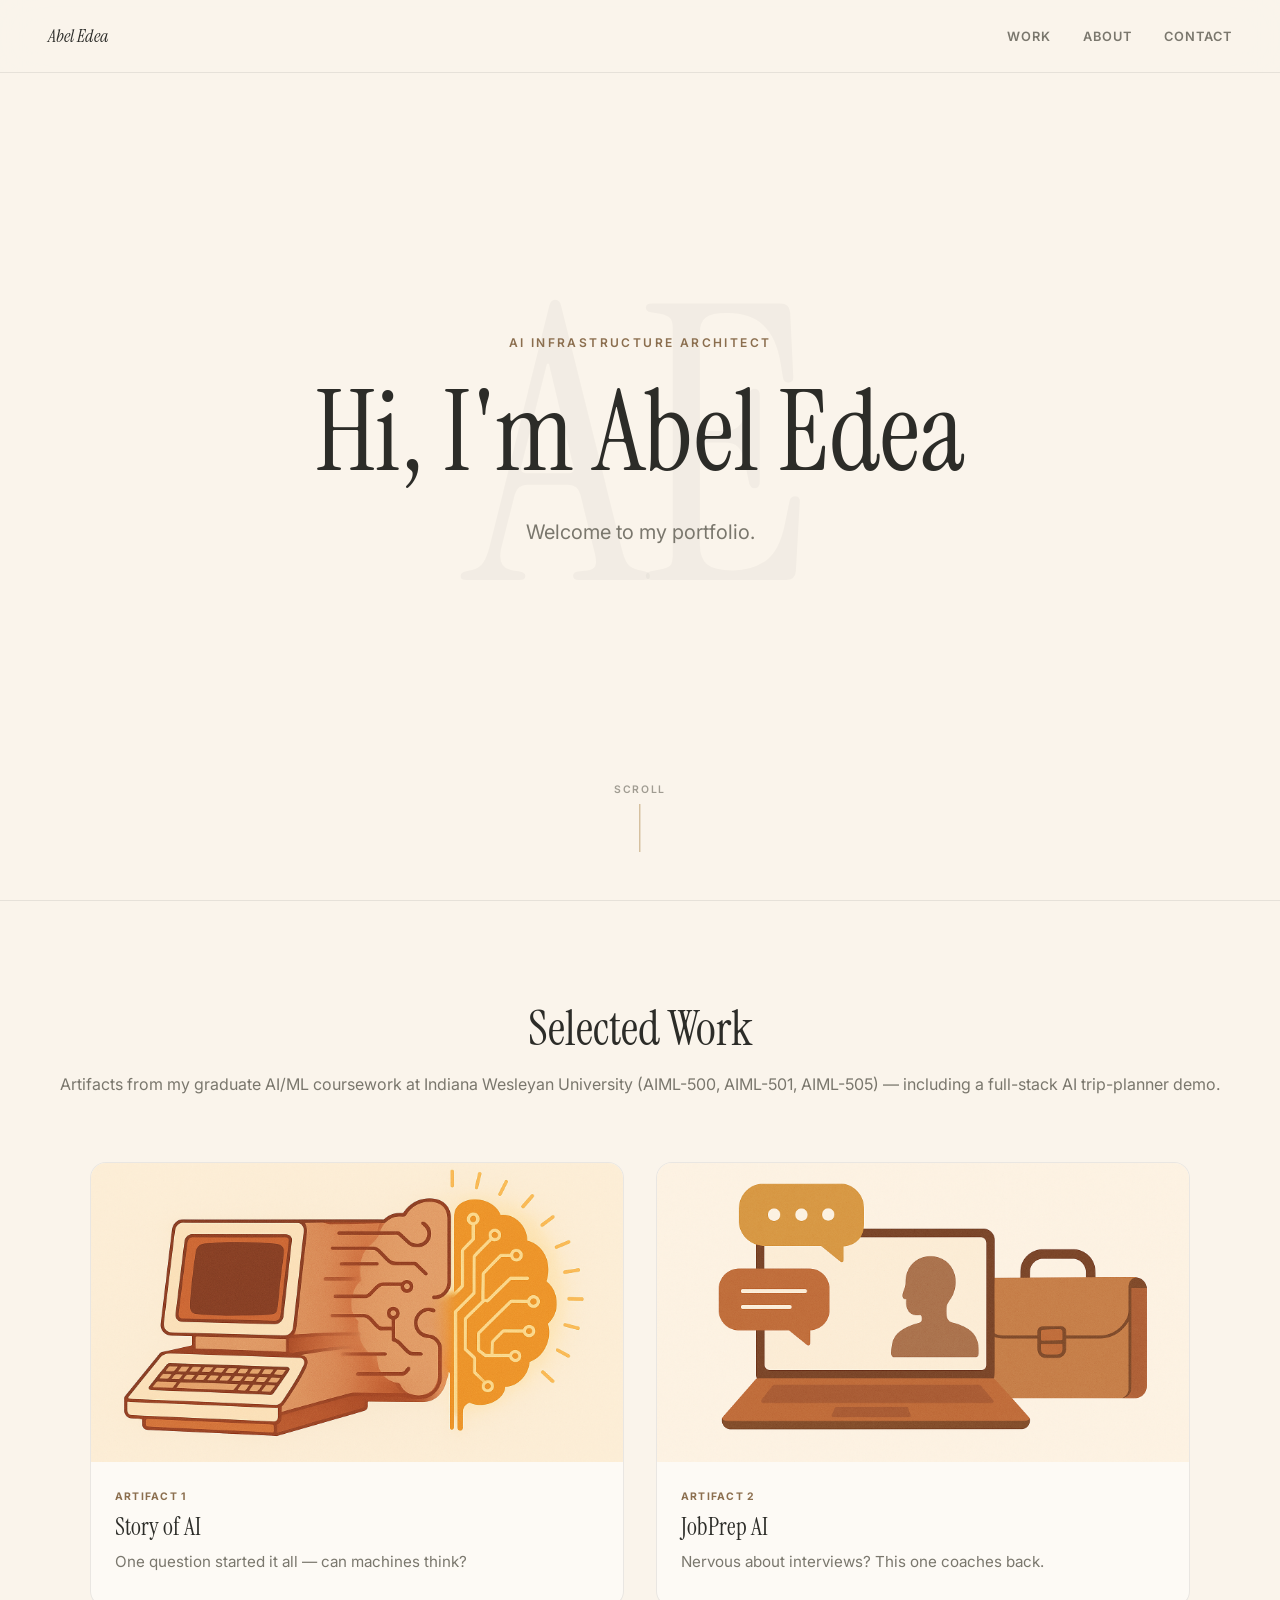
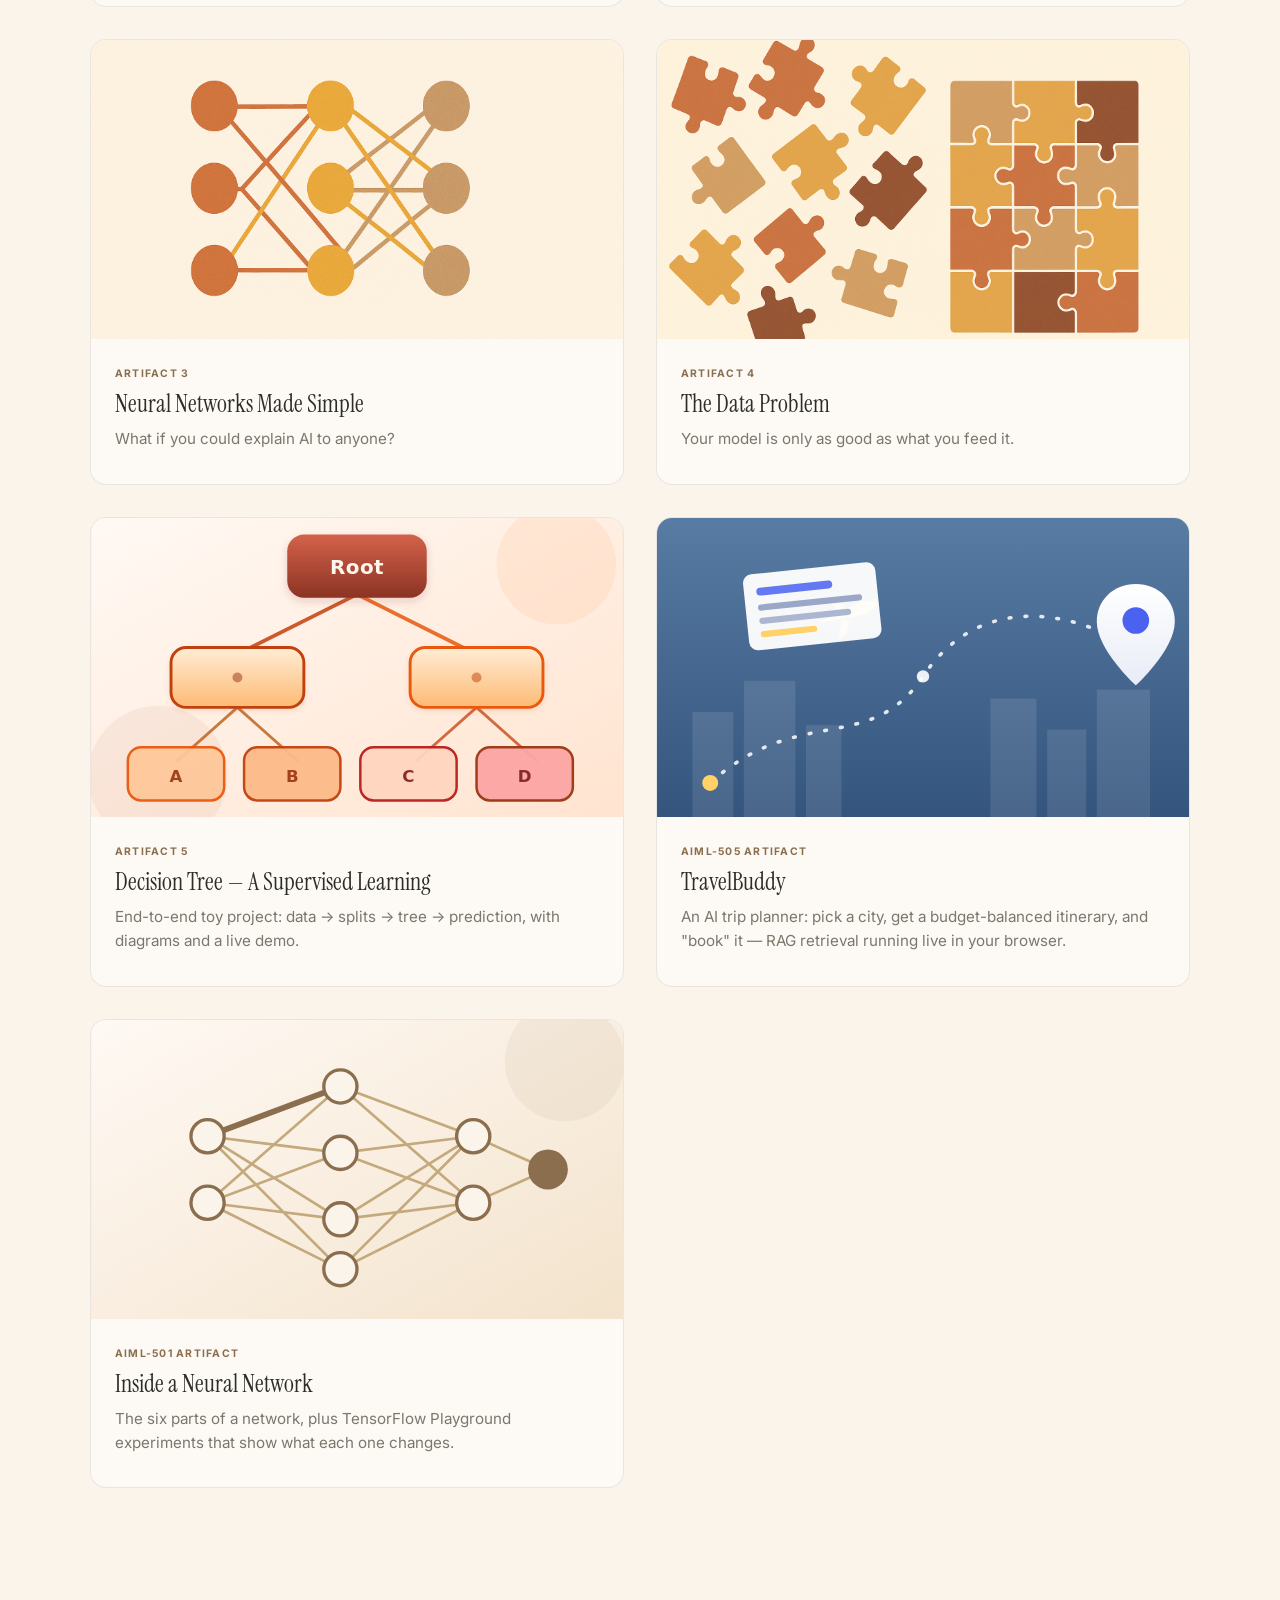
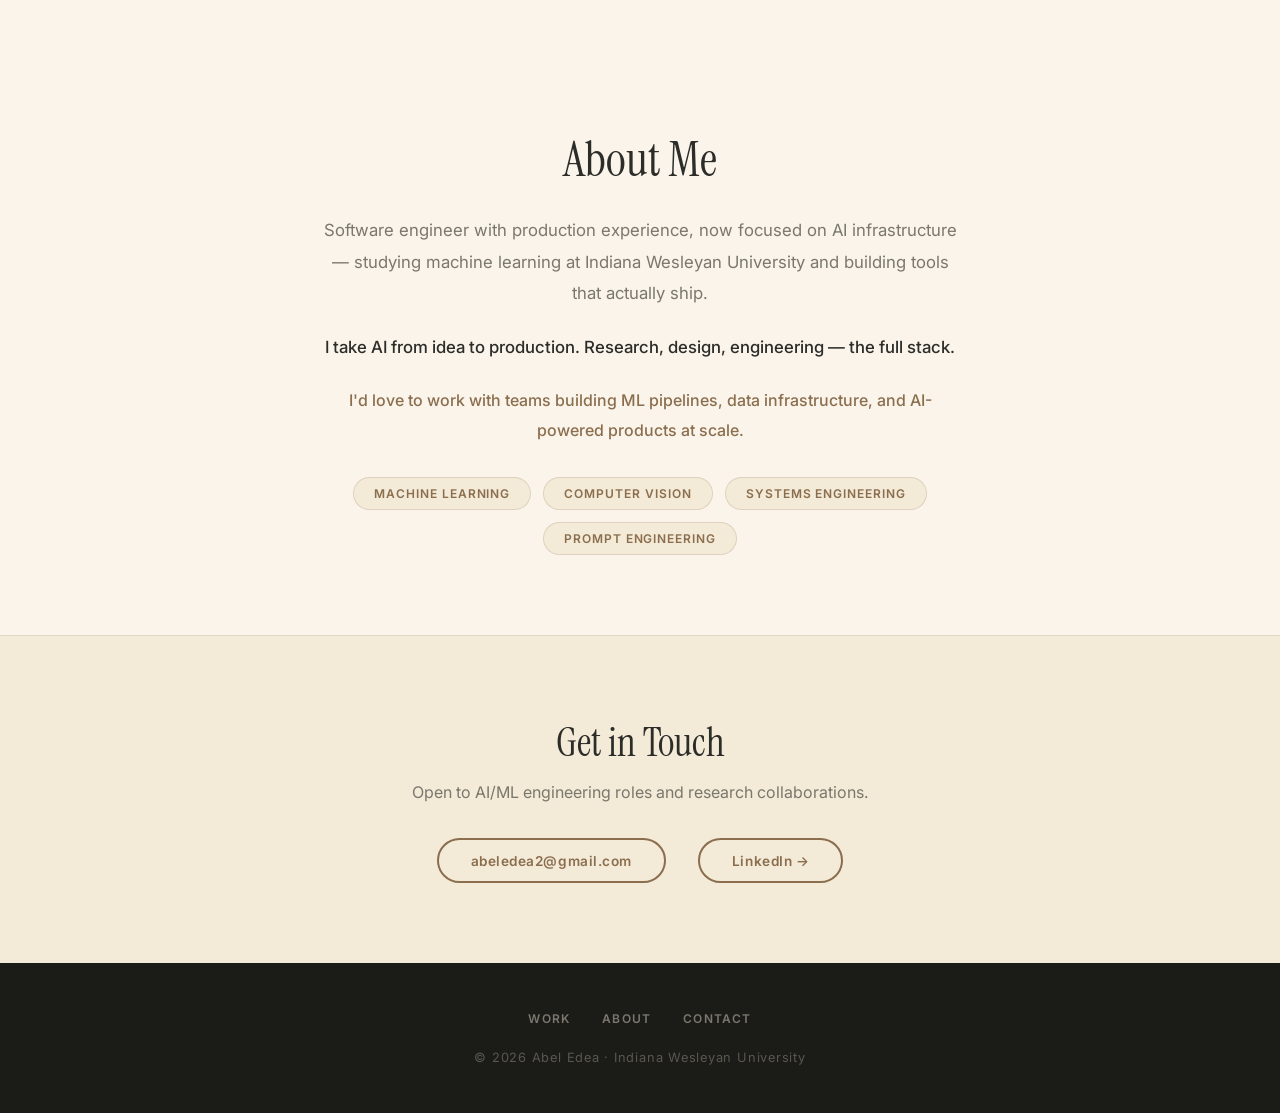
<file: index.html>
<!DOCTYPE html>
<html lang="en">
<head>
  <meta charset="UTF-8">
  <meta name="viewport" content="width=device-width, initial-scale=1.0">
  <title>Abel Edea – AI/ML Portfolio</title>
  <link rel="preconnect" href="https://fonts.googleapis.com">
  <link rel="preconnect" href="https://fonts.gstatic.com" crossorigin>
  <link href="https://fonts.googleapis.com/css2?family=Instrument+Serif:ital@0;1&family=Inter:wght@400;500;600;700&display=swap" rel="stylesheet">
  <link rel="stylesheet" href="style.css">
</head>
<body>

  <!-- Nav -->
  <nav class="site-nav">
    <a href="index.html" class="site-nav-name">Abel Edea</a>
    <div class="site-nav-links">
      <a href="#work">Work</a>
      <a href="#about">About</a>
      <a href="#contact">Contact</a>
    </div>
  </nav>

  <!-- Hero -->
  <section class="hero">
    <div class="hero-bg" aria-hidden="true">AE</div>
    <div class="hero-content">
      <p class="tag reveal">AI Infrastructure Architect</p>
      <h1 class="reveal reveal-delay-1">Hi, I'm Abel Edea</h1>
      <h2 class="reveal reveal-delay-2">Welcome to my portfolio.</h2>
    </div>
    <div class="hero-scroll">
      <span>Scroll</span>
      <div class="scroll-line"></div>
    </div>
  </section>

  <!-- Work -->
  <section class="explore" id="work">
    <div class="explore-heading reveal">
      <h2>Selected Work</h2>
      <p class="explore-sub">Artifacts from my graduate AI/ML coursework at Indiana Wesleyan University (AIML-500, AIML-501, AIML-505) — including a full-stack AI trip-planner demo.</p>
    </div>

    <div class="card-grid">

      <a href="artifact1.html" class="card reveal">
        <div class="card-image">
          <img src="assets/card-1.png" alt="AI history illustration — vintage computer transforming into neural brain">
        </div>
        <div class="card-body">
          <span class="card-tag">Artifact 1</span>
          <h3>Story of AI</h3>
          <p>One question started it all — can machines think?</p>
        </div>
      </a>

      <a href="artifact2.html" class="card reveal reveal-delay-1">
        <div class="card-image">
          <img src="assets/card-2.png" alt="Interview prep illustration — laptop with chat bubbles and briefcase">
        </div>
        <div class="card-body">
          <span class="card-tag">Artifact 2</span>
          <h3>JobPrep AI</h3>
          <p>Nervous about interviews? This one coaches back.</p>
        </div>
      </a>

      <a href="artifact3.html" class="card reveal reveal-delay-2">
        <div class="card-image">
          <img src="assets/card-3.png" alt="Neural network illustration — connected nodes in warm colors">
        </div>
        <div class="card-body">
          <span class="card-tag">Artifact 3</span>
          <h3>Neural Networks Made Simple</h3>
          <p>What if you could explain AI to anyone?</p>
        </div>
      </a>

      <a href="artifact4.html" class="card reveal reveal-delay-3">
        <div class="card-image">
          <img src="assets/card-4.png" alt="Data quality illustration — scattered puzzle pieces becoming organized">
        </div>
        <div class="card-body">
          <span class="card-tag">Artifact 4</span>
          <h3>The Data Problem</h3>
          <p>Your model is only as good as what you feed it.</p>
        </div>
      </a>

      <a href="artifact5.html" class="card reveal reveal-delay-3">
        <div class="card-image">
          <img src="assets/card-5.svg" alt="Decision tree diagram — root branching to nodes and leaves">
        </div>
        <div class="card-body">
          <span class="card-tag">Artifact 5</span>
          <h3>Decision Tree — A Supervised Learning</h3>
          <p>End-to-end toy project: data → splits → tree → prediction, with diagrams and a live demo.</p>
        </div>
      </a>

      <a href="travelbuddy_artifact.html" class="card reveal">
        <div class="card-image">
          <img src="assets/card-6.svg" alt="TravelBuddy illustration — travel route, map pin and itinerary card">
        </div>
        <div class="card-body">
          <span class="card-tag">AIML-505 Artifact</span>
          <h3>TravelBuddy</h3>
          <p>An AI trip planner: pick a city, get a budget-balanced itinerary, and "book" it — RAG retrieval running live in your browser.</p>
        </div>
      </a>

      <a href="aiml501_neural_networks.html" class="card reveal reveal-delay-1">
        <div class="card-image">
          <img src="assets/card-7.svg" alt="Neural network diagram — inputs, two hidden layers and an output node">
        </div>
        <div class="card-body">
          <span class="card-tag">AIML-501 Artifact</span>
          <h3>Inside a Neural Network</h3>
          <p>The six parts of a network, plus TensorFlow Playground experiments that show what each one changes.</p>
        </div>
      </a>

    </div>
  </section>

  <!-- About -->
  <section class="about" id="about">
    <div class="about-inner reveal">
      <h2>About Me</h2>
      <p>
        Software engineer with production experience, now focused on AI
        infrastructure — studying machine learning at Indiana Wesleyan
        University and building tools that actually ship.
      </p>
      <p class="value-prop">
        I take AI from idea to production. Research, design, engineering
        — the full stack.
      </p>
      <p class="target-audience">
        I'd love to work with teams building ML pipelines, data infrastructure,
        and AI-powered products at scale.
      </p>
      <div class="about-tags">
        <span class="chip">Machine Learning</span>
        <span class="chip">Computer Vision</span>
        <span class="chip">Systems Engineering</span>
        <span class="chip">Prompt Engineering</span>
      </div>
    </div>
  </section>

  <!-- Contact -->
  <section class="contact" id="contact">
    <div class="contact-inner reveal">
      <h2>Get in Touch</h2>
      <p>Open to AI/ML engineering roles and research collaborations.</p>
      <div class="contact-links">
        <a href="mailto:abeledea2@gmail.com" class="contact-link">abeledea2@gmail.com</a>
        <a href="https://linkedin.com/in/" class="contact-link" target="_blank" rel="noopener">LinkedIn →</a>
      </div>
    </div>
  </section>

  <!-- Footer -->
  <footer class="site-footer">
    <div class="footer-inner">
      <div class="footer-nav">
        <a href="#work">Work</a>
        <a href="#about">About</a>
        <a href="#contact">Contact</a>
      </div>
      <p>© 2026 Abel Edea · Indiana Wesleyan University</p>
    </div>
  </footer>

  <script>
    const observer = new IntersectionObserver((entries) => {
      entries.forEach(entry => {
        if (entry.isIntersecting) {
          entry.target.classList.add('visible');
        }
      });
    }, { threshold: 0.15, rootMargin: '0px 0px -40px 0px' });

    document.querySelectorAll('.reveal').forEach(el => observer.observe(el));
  </script>

</body>
</html>
</file>
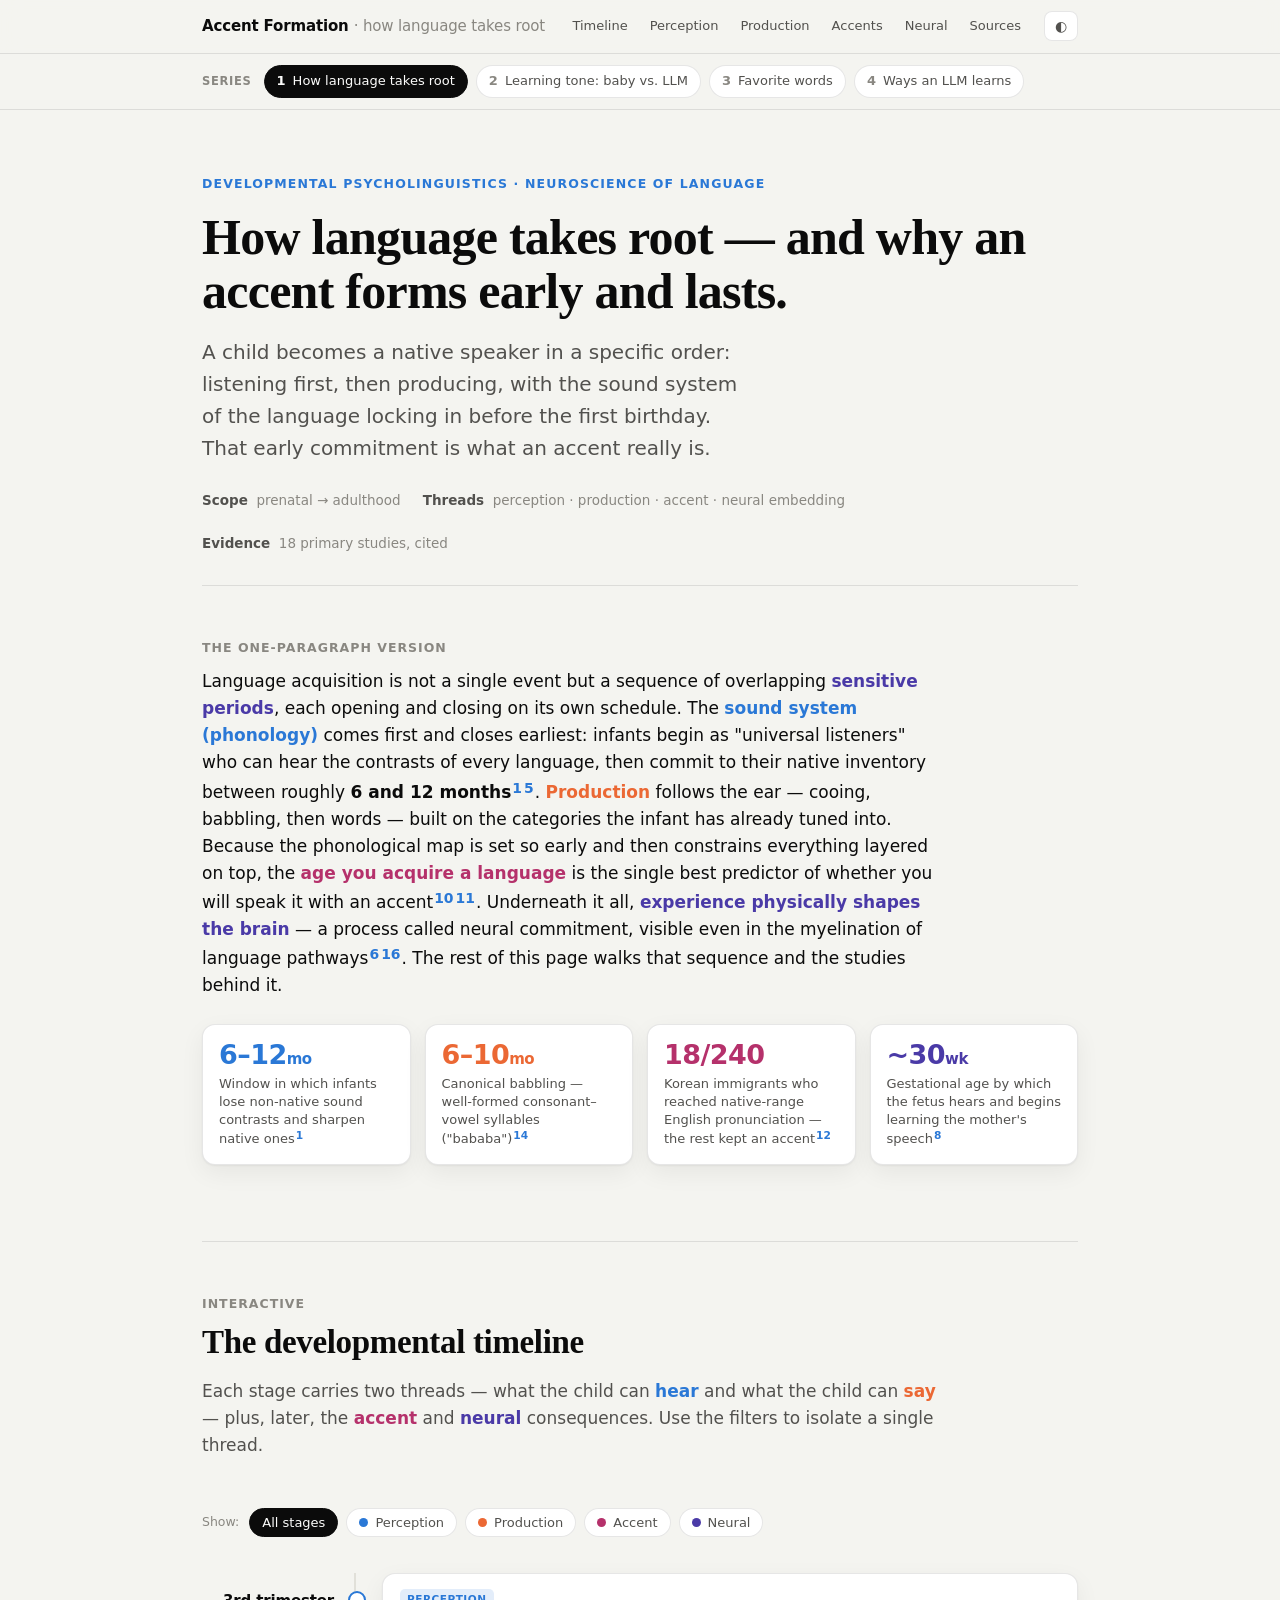
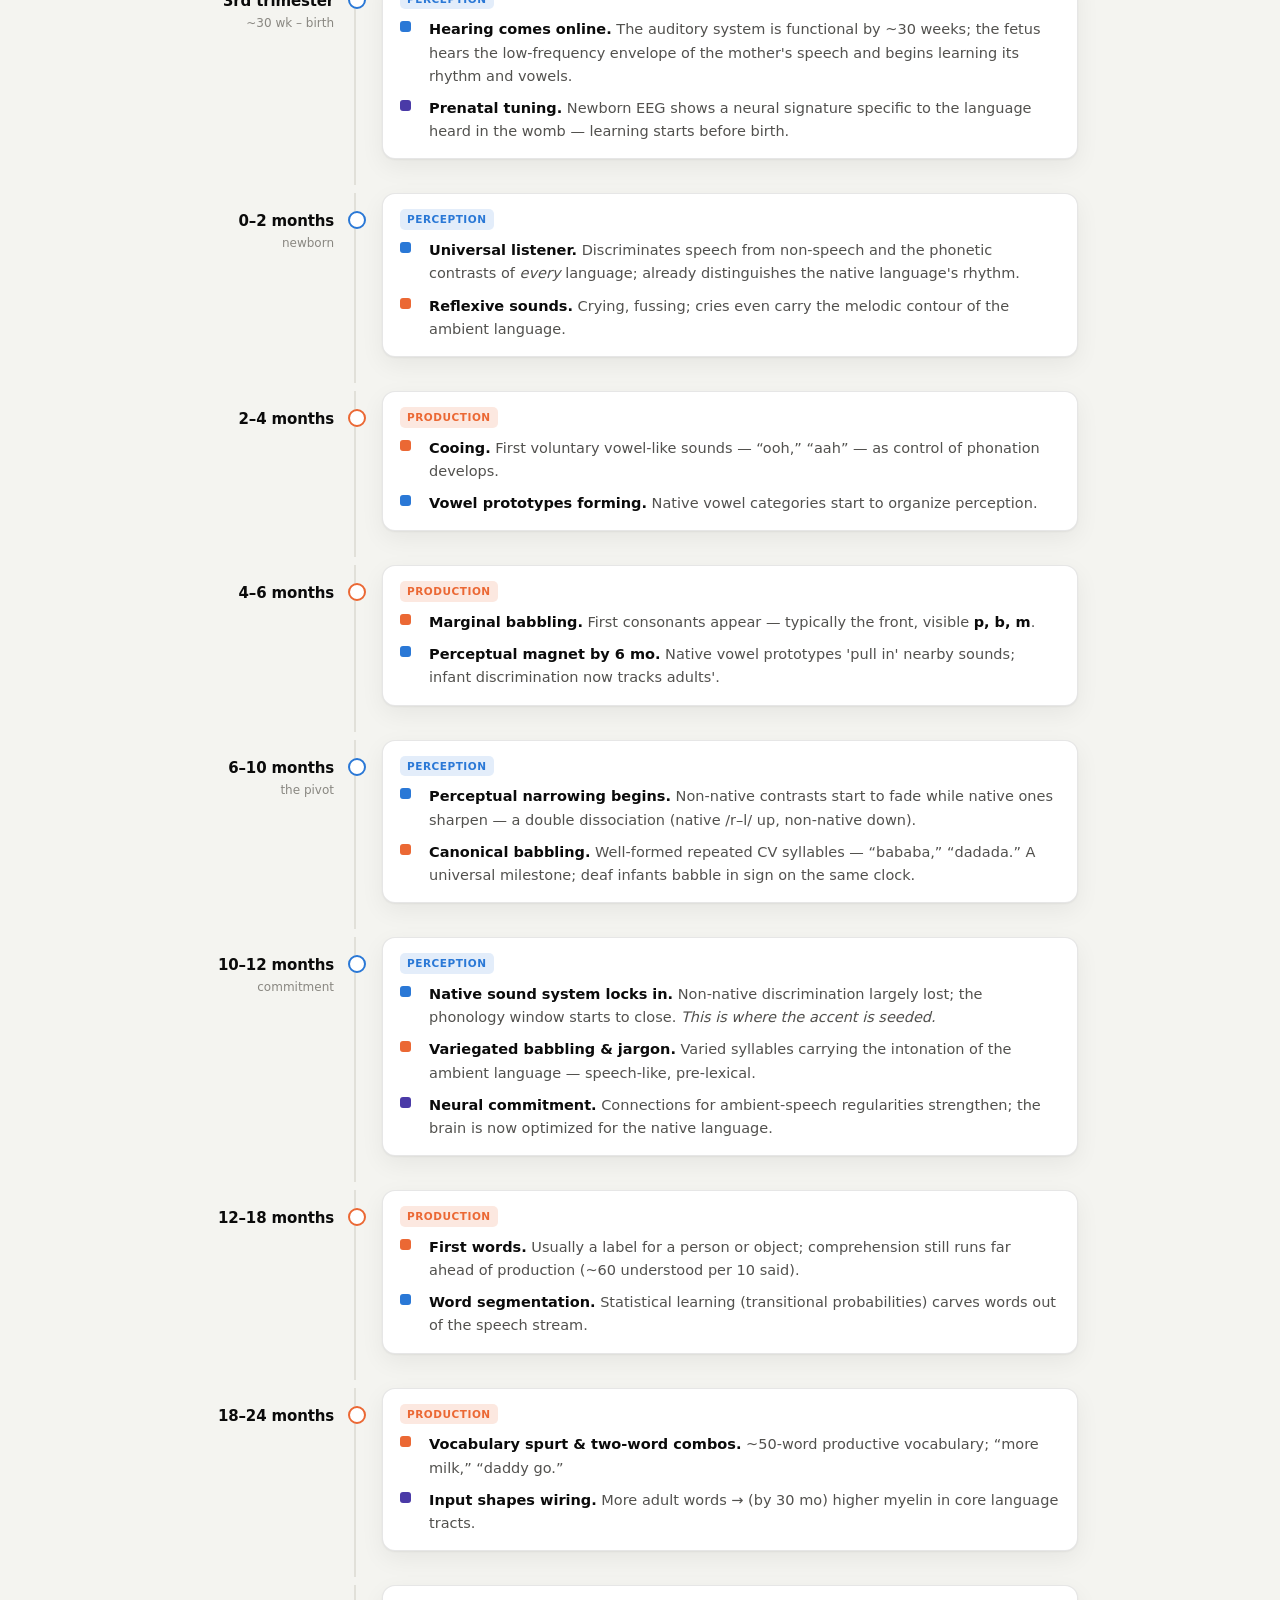
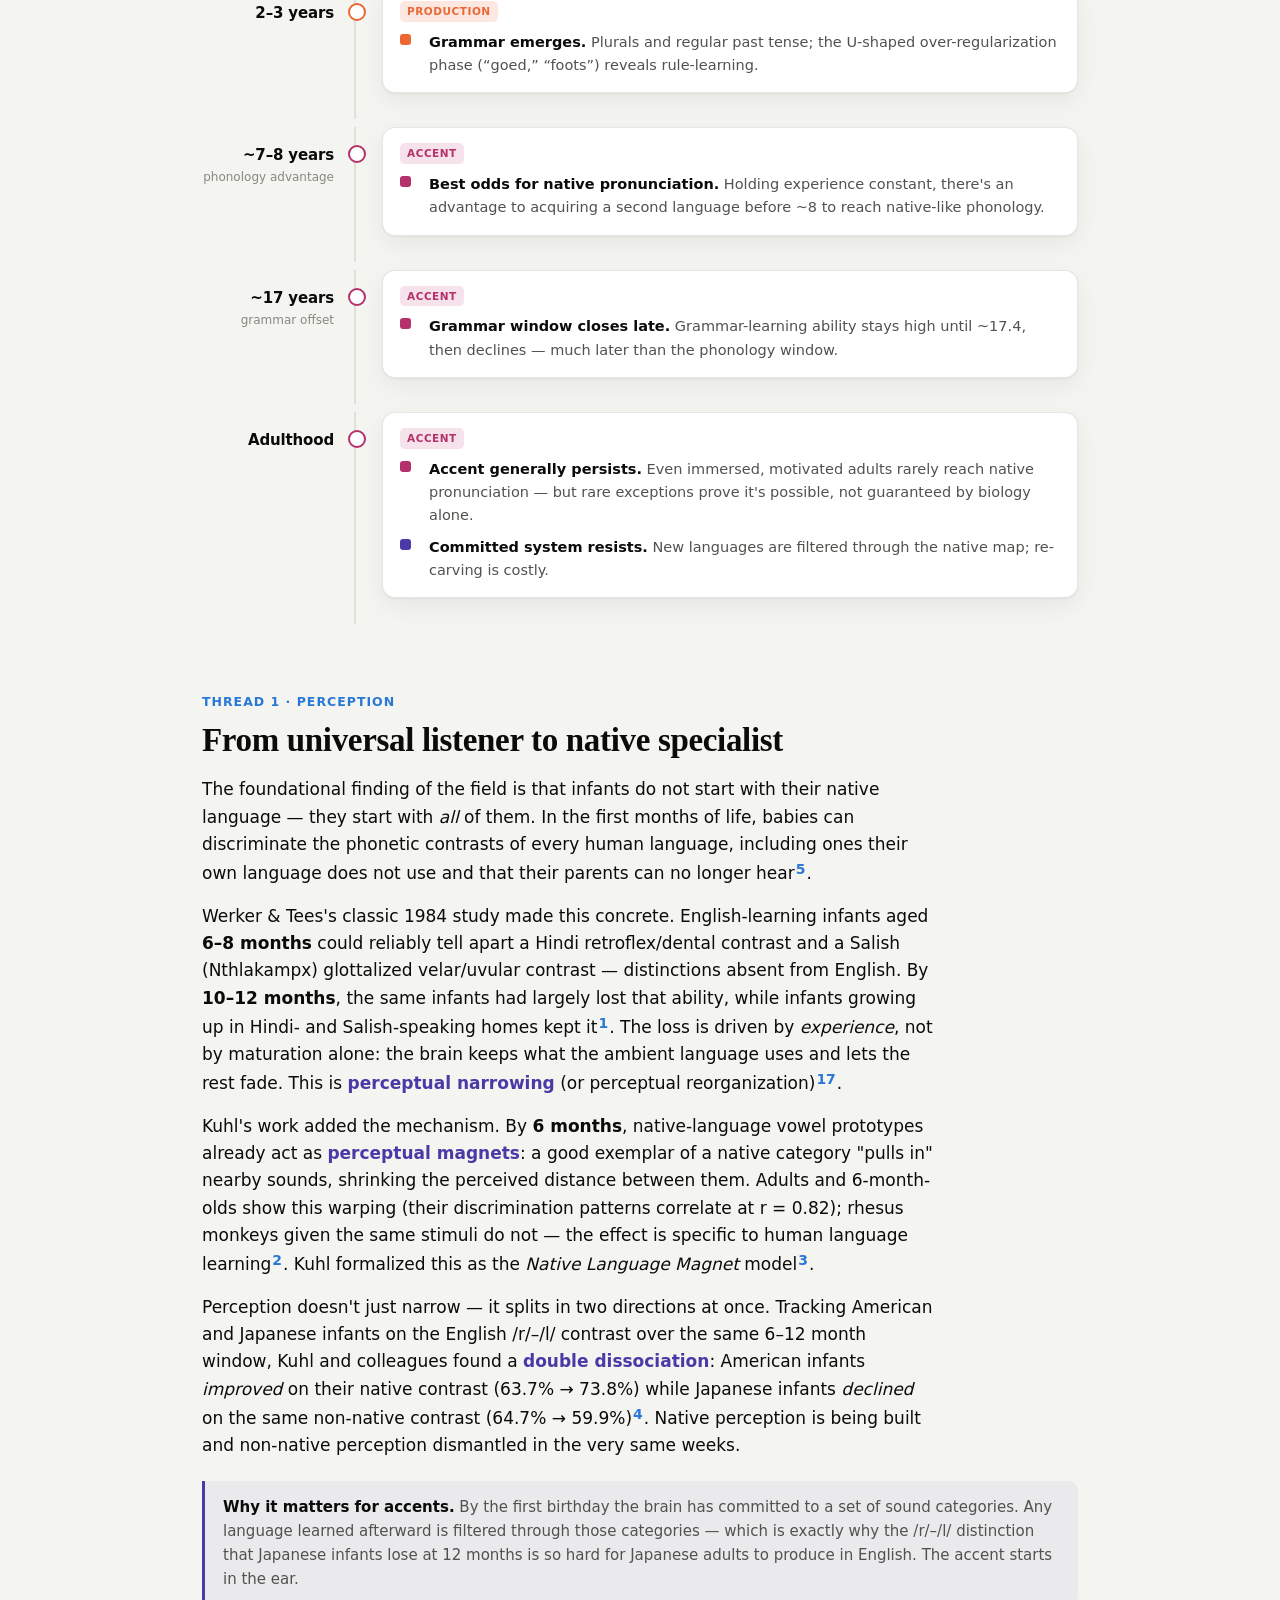
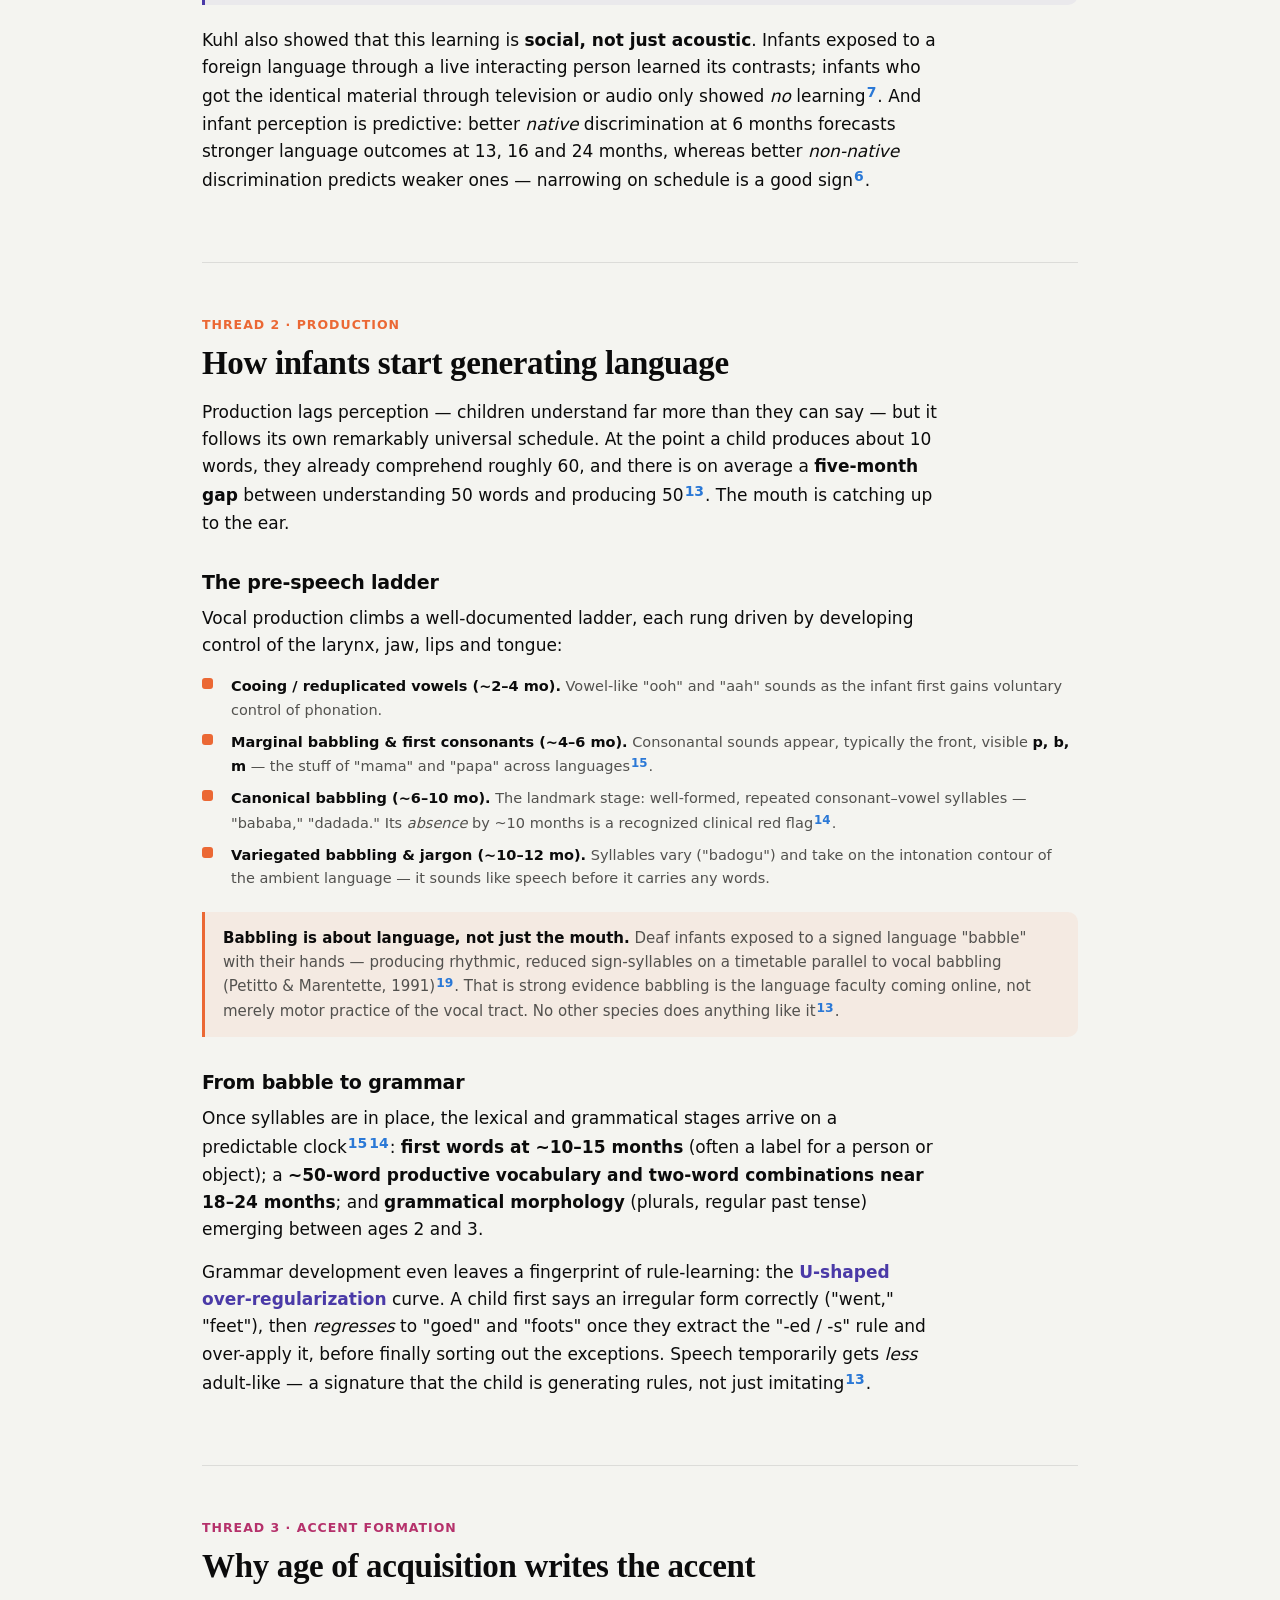
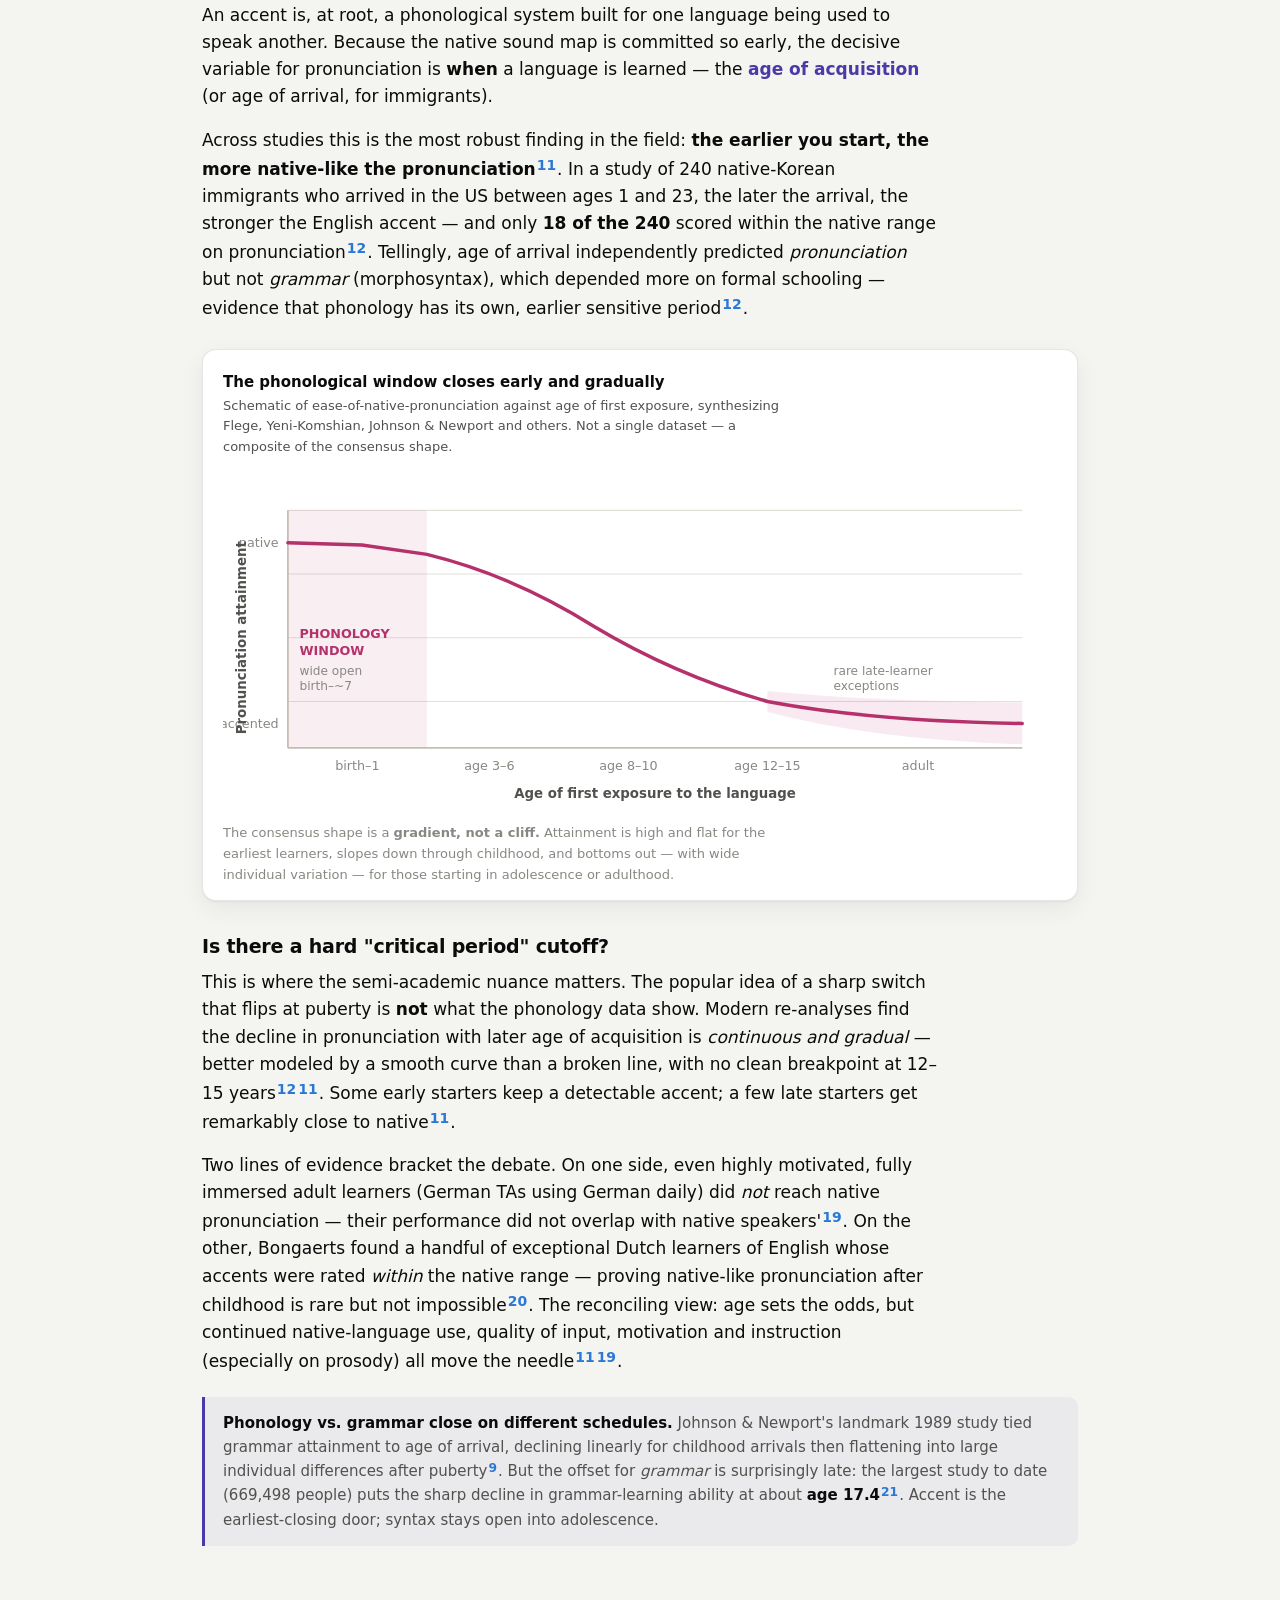
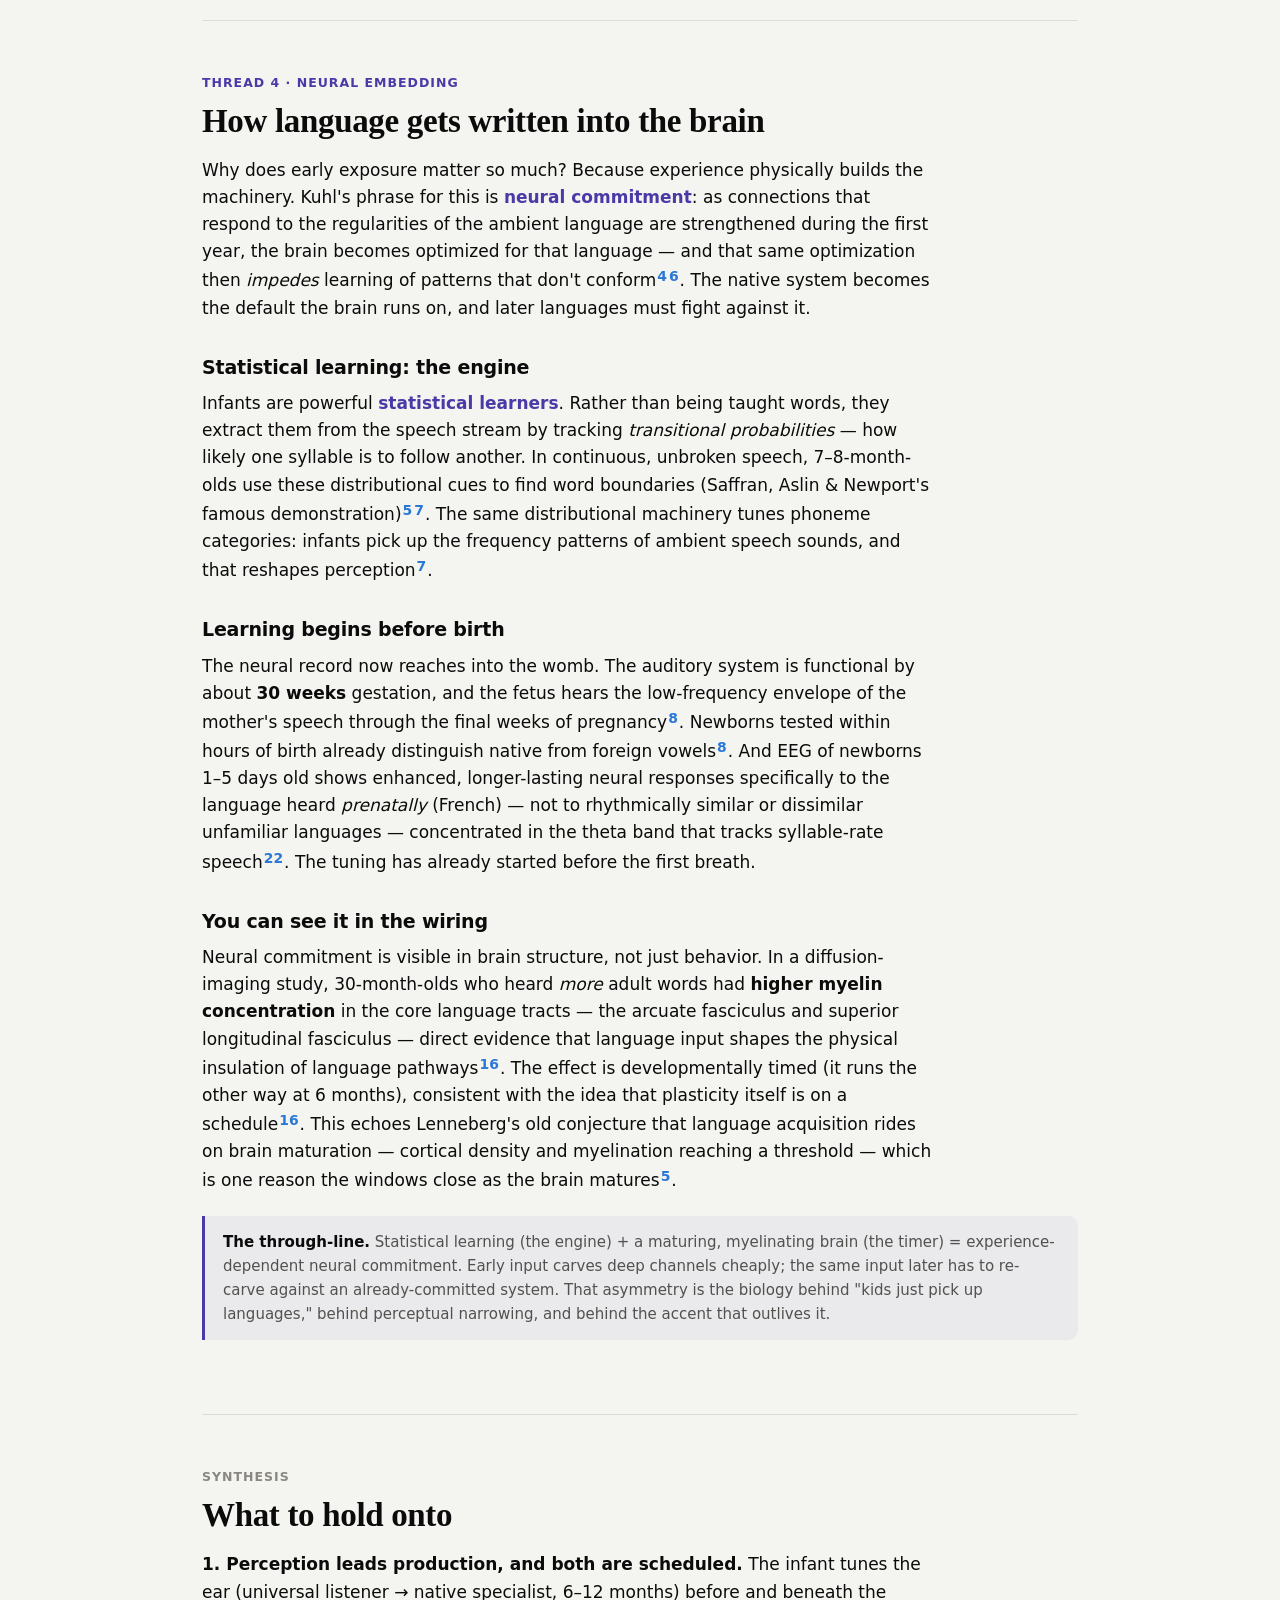
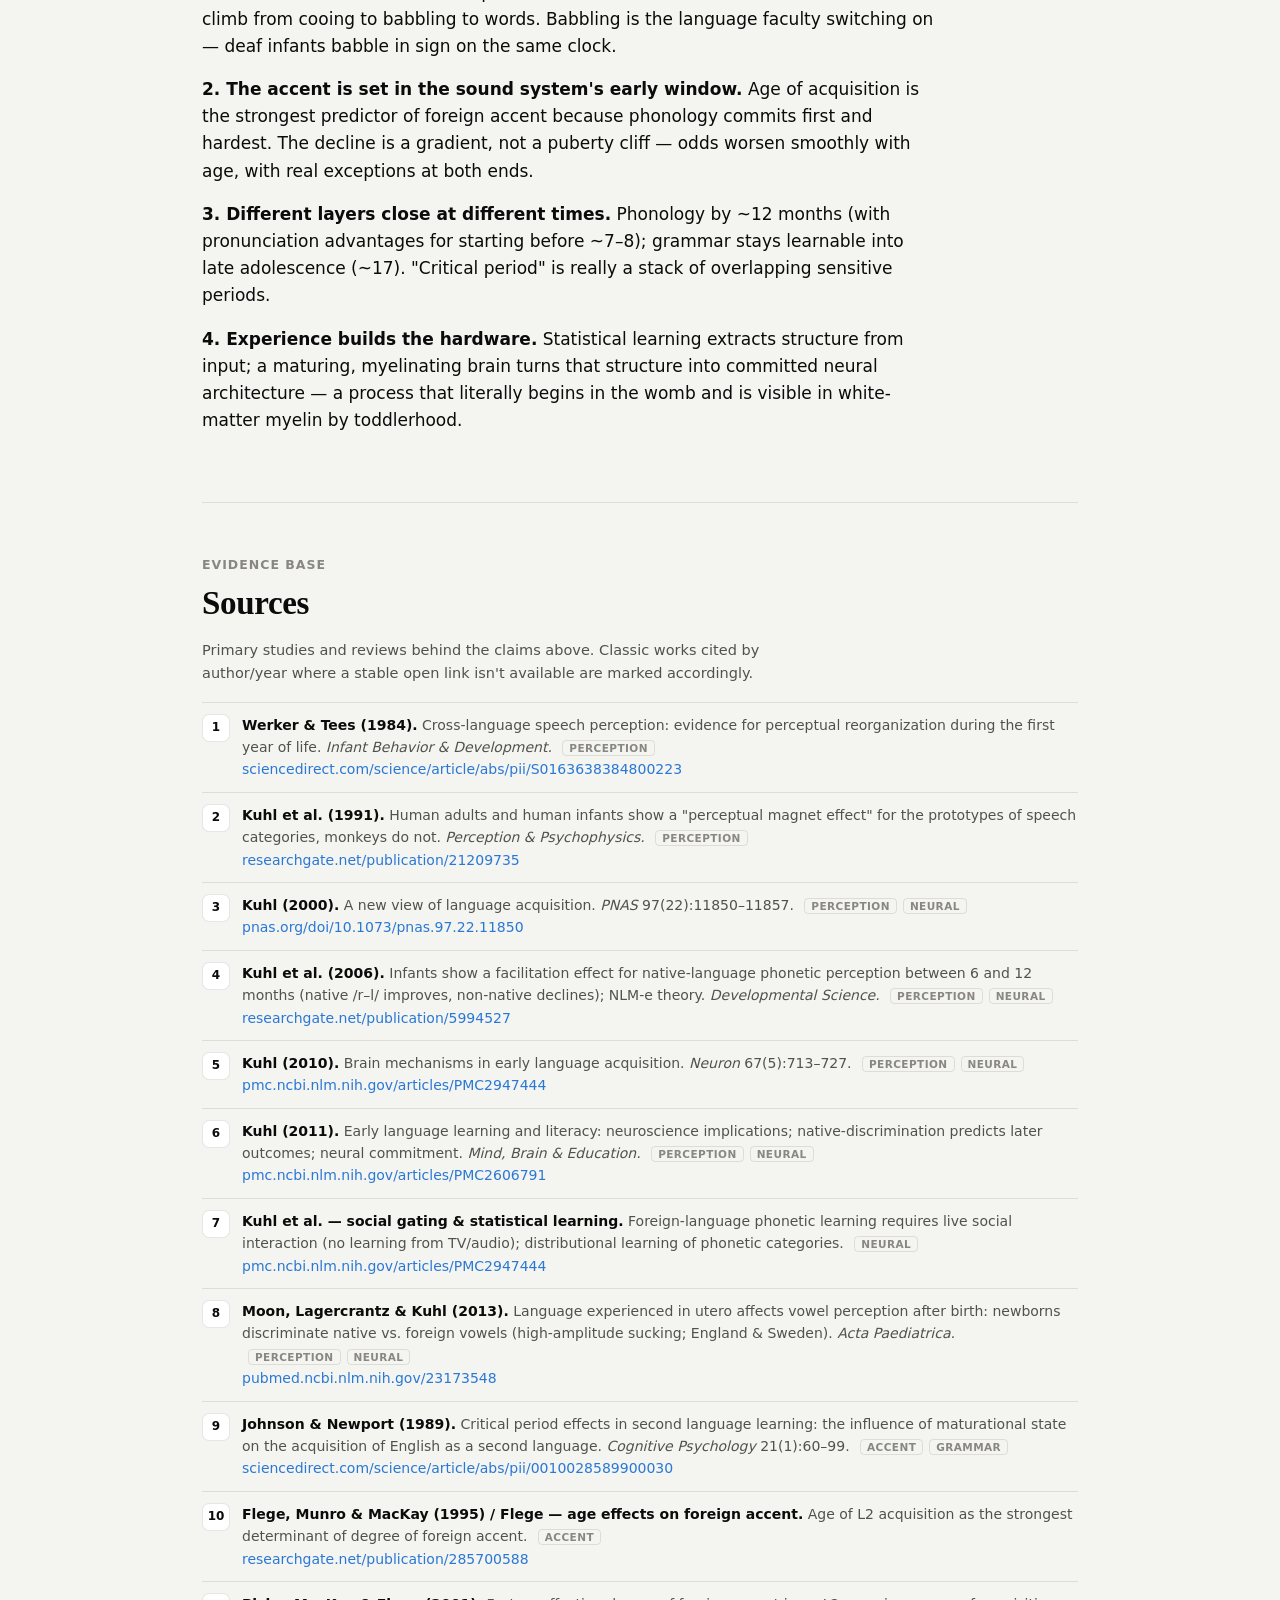
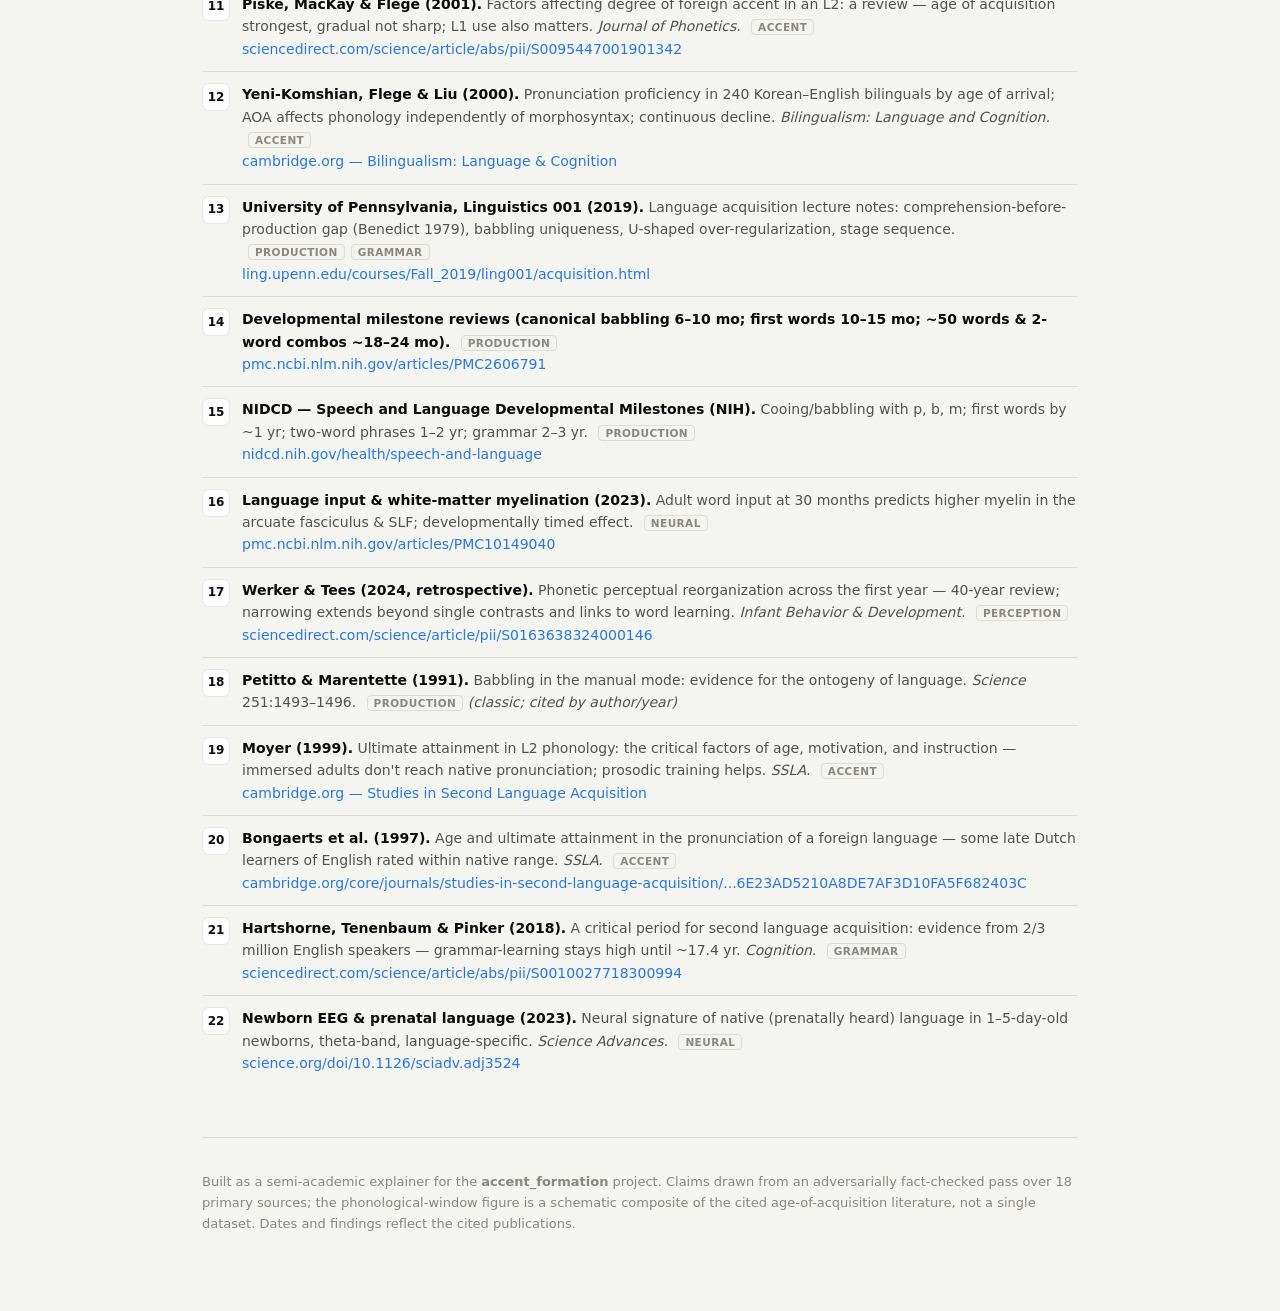
<file: accent_formation.html>
<!DOCTYPE html>
<html lang="en" data-theme="light">
<head>
<meta charset="UTF-8">
<meta name="viewport" content="width=device-width, initial-scale=1.0">
<title>How Language Takes Root — Acquisition, Production &amp; the Accent Window</title>
<style>
  :root{
    color-scheme: light;
    --surface-1:#fcfcfb; --plane:#f4f4f0; --card:#ffffff;
    --ink:#0b0b0b; --ink-2:#52514e; --muted:#898781;
    --grid:#e1e0d9; --rule:#c3c2b7; --border:rgba(11,11,11,0.10);
    --perc:#2a78d6;   /* perception  - blue   */
    --prod:#eb6834;   /* production  - orange */
    --acc:#b5316b;    /* accent      - magenta*/
    --neur:#4a3aa7;   /* neural      - violet */
    --good:#006300;
    --shadow: 0 1px 2px rgba(11,11,11,.05), 0 8px 24px rgba(11,11,11,.06);
    --serif: "Iowan Old Style", "Palatino Linotype", Palatino, Georgia, serif;
    --sans: system-ui, -apple-system, "Segoe UI", Roboto, sans-serif;
  }
  :root[data-theme="dark"]{
    color-scheme: dark;
    --surface-1:#1a1a19; --plane:#0d0d0d; --card:#1f1f1e;
    --ink:#ffffff; --ink-2:#c3c2b7; --muted:#8f8e88;
    --grid:#2c2c2a; --rule:#383835; --border:rgba(255,255,255,0.12);
    --perc:#3987e5; --prod:#e5793f; --acc:#dd6fa0; --neur:#9085e9; --good:#4fb14f;
    --card:#201f1e;
    --shadow: 0 1px 2px rgba(0,0,0,.3), 0 10px 30px rgba(0,0,0,.35);
  }
  *{box-sizing:border-box}
  html{scroll-behavior:smooth}
  body{
    margin:0; background:var(--plane); color:var(--ink);
    font-family:var(--sans); line-height:1.6;
    -webkit-font-smoothing:antialiased; font-size:17px;
  }
  .wrap{max-width:920px; margin:0 auto; padding:0 22px}

  /* ---------- header ---------- */
  header.top{
    position:sticky; top:0; z-index:50;
    background:color-mix(in srgb, var(--plane) 88%, transparent);
    backdrop-filter:blur(10px); border-bottom:1px solid var(--border);
  }
  .top-in{max-width:920px; margin:0 auto; padding:11px 22px; display:flex; align-items:center; gap:14px}
  .top-in .brand{font-weight:650; letter-spacing:-.01em; font-size:15px}
  .top-in .brand span{color:var(--muted); font-weight:450}
  .top-nav{margin-left:auto; display:flex; gap:4px; flex-wrap:wrap}
  .top-nav a{
    font-size:13px; color:var(--ink-2); text-decoration:none; padding:5px 9px;
    border-radius:7px;
  }
  .top-nav a:hover{background:var(--card); color:var(--ink)}
  .toggle{
    border:1px solid var(--border); background:var(--card); color:var(--ink-2);
    width:34px; height:30px; border-radius:8px; cursor:pointer; font-size:14px;
    display:grid; place-items:center;
  }
  .toggle:hover{color:var(--ink)}

  /* ---------- series pager ---------- */
  .series-bar{border-bottom:1px solid var(--border); background:var(--plane)}
  .series{display:flex; gap:8px; flex-wrap:wrap; align-items:center; max-width:920px; margin:0 auto; padding:11px 22px}
  .series .sl{font-size:11.5px; color:var(--muted); font-weight:600; letter-spacing:.06em; text-transform:uppercase; margin-right:4px}
  .series a{text-decoration:none; color:var(--ink-2); border:1px solid var(--border); background:var(--card); padding:5px 12px; border-radius:999px; font-size:13px; display:inline-flex; gap:7px; align-items:center; transition:.12s}
  .series a:hover{color:var(--ink)}
  .series a .num{font-weight:700; color:var(--muted)}
  .series a[aria-current="page"]{background:var(--ink); color:var(--surface-1); border-color:var(--ink)}
  .series a[aria-current="page"] .num{color:var(--surface-1)}
  .series .soon{opacity:.5; border-style:dashed; cursor:default}

  /* ---------- hero ---------- */
  .hero{padding:64px 0 30px; border-bottom:1px solid var(--border)}
  .eyebrow{
    font-size:12.5px; font-weight:600; letter-spacing:.09em; text-transform:uppercase;
    color:var(--perc); margin:0 0 16px;
  }
  h1{
    font-family:var(--serif); font-weight:600; font-size:clamp(30px,5.4vw,50px);
    line-height:1.08; letter-spacing:-.015em; margin:0 0 18px;
  }
  .lede{font-size:clamp(17px,2.3vw,20px); color:var(--ink-2); max-width:44ch; margin:0}
  .meta-row{display:flex; gap:22px; flex-wrap:wrap; margin-top:26px; font-size:13.5px; color:var(--muted)}
  .meta-row b{color:var(--ink-2); font-weight:600}

  /* ---------- section scaffolding ---------- */
  section{padding:52px 0; border-bottom:1px solid var(--border)}
  .kicker{font-size:12.5px; font-weight:600; letter-spacing:.08em; text-transform:uppercase; color:var(--muted); margin:0 0 10px}
  h2{font-family:var(--serif); font-weight:600; font-size:clamp(24px,3.6vw,33px); line-height:1.15; letter-spacing:-.01em; margin:0 0 16px}
  h3{font-size:19px; font-weight:650; letter-spacing:-.01em; margin:30px 0 8px}
  p{margin:0 0 16px; max-width:68ch}
  .dim{color:var(--ink-2)}
  a.cite{
    color:var(--perc); text-decoration:none; font-weight:600; font-size:.82em;
    vertical-align:.35em; padding:0 1px;
  }
  a.cite:hover{text-decoration:underline}
  strong{font-weight:650}
  em.term{font-style:normal; font-weight:600; color:var(--neur)}

  /* ---------- legend / filter ---------- */
  .controls{
    position:sticky; top:52px; z-index:40; margin:0 0 4px;
    background:color-mix(in srgb, var(--plane) 90%, transparent);
    backdrop-filter:blur(8px);
    display:flex; gap:8px; flex-wrap:wrap; align-items:center;
    padding:12px 0;
  }
  .controls .lbl{font-size:12.5px; color:var(--muted); margin-right:2px}
  .chip{
    border:1px solid var(--border); background:var(--card); color:var(--ink-2);
    padding:6px 12px; border-radius:999px; font-size:13px; cursor:pointer;
    font-family:inherit; display:inline-flex; align-items:center; gap:7px; transition:.12s;
  }
  .chip:hover{color:var(--ink)}
  .chip .dot{width:9px; height:9px; border-radius:50%; background:var(--muted)}
  .chip[data-k="perc"] .dot{background:var(--perc)} .chip[data-k="prod"] .dot{background:var(--prod)}
  .chip[data-k="acc"] .dot{background:var(--acc)} .chip[data-k="neur"] .dot{background:var(--neur)}
  .chip[aria-pressed="true"]{background:var(--ink); color:var(--surface-1); border-color:var(--ink)}
  .chip[aria-pressed="true"] .dot{outline:2px solid var(--surface-1); outline-offset:1px}

  /* ---------- timeline ---------- */
  .tl{position:relative; margin:24px 0 8px; padding-left:0}
  .tl-item{
    position:relative; display:grid; grid-template-columns:132px 1fr; gap:20px;
    padding:0 0 8px;
  }
  .tl-age{
    text-align:right; padding-top:16px; position:relative;
  }
  .tl-age .a1{font-weight:700; font-size:15px; letter-spacing:-.01em; font-variant-numeric:tabular-nums}
  .tl-age .a2{font-size:12px; color:var(--muted); margin-top:1px}
  .tl-body{
    position:relative; border-left:2px solid var(--grid); padding:0 0 26px 26px;
  }
  .tl-body::before{
    content:""; position:absolute; left:-8px; top:18px; width:14px; height:14px;
    border-radius:50%; background:var(--card); border:2.5px solid var(--rule);
  }
  .tl-item[data-lead="perc"] .tl-body::before{border-color:var(--perc)}
  .tl-item[data-lead="prod"] .tl-body::before{border-color:var(--prod)}
  .tl-item[data-lead="acc"] .tl-body::before{border-color:var(--acc)}
  .tl-item[data-lead="neur"] .tl-body::before{border-color:var(--neur)}
  .tl-card{
    background:var(--card); border:1px solid var(--border); border-radius:13px;
    padding:15px 17px; box-shadow:var(--shadow);
  }
  .tl-card h4{margin:0 0 9px; font-size:16.5px; font-weight:650; letter-spacing:-.01em; display:flex; align-items:center; gap:9px}
  .tag{
    font-size:10.5px; font-weight:700; letter-spacing:.05em; text-transform:uppercase;
    padding:2px 7px; border-radius:5px; white-space:nowrap;
  }
  .tag.perc{color:var(--perc); background:color-mix(in srgb,var(--perc) 13%,transparent)}
  .tag.prod{color:var(--prod); background:color-mix(in srgb,var(--prod) 15%,transparent)}
  .tag.acc{color:var(--acc); background:color-mix(in srgb,var(--acc) 14%,transparent)}
  .tag.neur{color:var(--neur); background:color-mix(in srgb,var(--neur) 15%,transparent)}
  .rows{display:flex; flex-direction:column; gap:9px; margin-top:4px}
  .r{display:grid; grid-template-columns:20px 1fr; gap:9px; font-size:14.5px; align-items:start}
  .r .ic{margin-top:3px; width:11px; height:11px; border-radius:3px}
  .r.perc .ic{background:var(--perc)} .r.prod .ic{background:var(--prod)}
  .r.acc .ic{background:var(--acc)} .r.neur .ic{background:var(--neur)}
  .r p{margin:0; color:var(--ink-2); max-width:none}
  .r p b{color:var(--ink)}
  .tl-item.dim-out{opacity:.28; filter:saturate(.4)}
  .tl-item.dim-out .tl-card{box-shadow:none}
  .tl-item{transition:opacity .2s, filter .2s}

  /* ---------- plasticity curve figure ---------- */
  figure{margin:26px 0; background:var(--card); border:1px solid var(--border); border-radius:14px; padding:20px 20px 14px; box-shadow:var(--shadow)}
  figure svg{width:100%; height:auto; display:block}
  figcaption{font-size:13px; color:var(--muted); margin-top:12px; max-width:70ch}
  .fig-title{font-size:15px; font-weight:650; margin:0 0 2px}
  .fig-sub{font-size:13px; color:var(--ink-2); margin:0 0 6px}

  /* ---------- callout ---------- */
  .note{
    border-left:3px solid var(--neur); background:color-mix(in srgb,var(--neur) 6%,transparent);
    padding:14px 18px; border-radius:0 10px 10px 0; margin:22px 0; font-size:15px; color:var(--ink-2);
  }
  .note b{color:var(--ink)}
  .note.warn{border-color:var(--prod); background:color-mix(in srgb,var(--prod) 7%,transparent)}

  /* ---------- key-number strip ---------- */
  .stats{display:grid; grid-template-columns:repeat(auto-fit,minmax(150px,1fr)); gap:14px; margin:24px 0}
  .stat{background:var(--card); border:1px solid var(--border); border-radius:13px; padding:16px; box-shadow:var(--shadow)}
  .stat .n{font-size:27px; font-weight:700; letter-spacing:-.02em; line-height:1; font-variant-numeric:tabular-nums}
  .stat .l{font-size:13px; color:var(--ink-2); margin-top:7px; line-height:1.4}
  .stat.perc .n{color:var(--perc)} .stat.prod .n{color:var(--prod)}
  .stat.acc .n{color:var(--acc)} .stat.neur .n{color:var(--neur)}

  /* ---------- references ---------- */
  ol.refs{margin:8px 0 0; padding:0; counter-reset:r; list-style:none}
  ol.refs li{
    position:relative; padding:11px 0 11px 40px; border-top:1px solid var(--border);
    font-size:14px; color:var(--ink-2); counter-increment:r;
  }
  ol.refs li::before{
    content:counter(r); position:absolute; left:0; top:11px; width:26px; height:26px;
    background:var(--card); border:1px solid var(--border); border-radius:7px;
    display:grid; place-items:center; font-size:12px; font-weight:700; color:var(--ink);
  }
  ol.refs li[id]{scroll-margin-top:120px}
  ol.refs b{color:var(--ink)}
  ol.refs a{color:var(--perc); text-decoration:none; word-break:break-word}
  ol.refs a:hover{text-decoration:underline}
  .tagpill{font-size:10.5px; font-weight:700; text-transform:uppercase; letter-spacing:.04em; padding:1px 6px; border-radius:4px; margin-left:6px; color:var(--muted); border:1px solid var(--border)}

  footer{padding:34px 0 60px; color:var(--muted); font-size:13px}
  footer p{max-width:none}
  .hl{background:color-mix(in srgb,var(--perc) 16%,transparent); padding:0 3px; border-radius:3px}

  @media(max-width:640px){
    body{font-size:16px}
    .tl-item{grid-template-columns:74px 1fr; gap:12px}
    .tl-age .a1{font-size:13px} .tl-age .a2{font-size:11px}
    .tl-body{padding-left:20px} .top-nav{display:none}
    .controls{top:50px}
  }
</style>
</head>
<body>

<header class="top">
  <div class="top-in">
    <div class="brand">Accent&nbsp;Formation <span>· how language takes root</span></div>
    <nav class="top-nav">
      <a href="#timeline">Timeline</a>
      <a href="#perception">Perception</a>
      <a href="#production">Production</a>
      <a href="#accent">Accents</a>
      <a href="#neural">Neural</a>
      <a href="#refs">Sources</a>
    </nav>
    <button class="toggle" id="themeBtn" title="Toggle light / dark" aria-label="Toggle theme">◐</button>
  </div>
</header>

<div class="series-bar">
  <nav class="series" aria-label="Series navigation">
    <span class="sl">Series</span>
    <a href="accent_formation.html" aria-current="page"><span class="num">1</span> How language takes root</a>
    <a href="tone_baby_vs_llm.html"><span class="num">2</span> Learning tone: baby vs. LLM</a>
    <a href="favorite_words.html"><span class="num">3</span> Favorite words</a>
    <a href="ways_llms_learn.html"><span class="num">4</span> Ways an LLM learns</a>
  </nav>
</div>

<div class="wrap">

<div class="hero">
  <p class="eyebrow">Developmental psycholinguistics · neuroscience of language</p>
  <h1>How language takes root — and why an accent forms early and lasts.</h1>
  <p class="lede">A child becomes a native speaker in a specific order: listening first, then producing, with the sound system of the language locking in before the first birthday. That early commitment is what an accent really is.</p>
  <div class="meta-row">
    <span><b>Scope</b>&nbsp; prenatal → adulthood</span>
    <span><b>Threads</b>&nbsp; perception · production · accent · neural embedding</span>
    <span><b>Evidence</b>&nbsp; 18 primary studies, cited</span>
  </div>
</div>

<!-- ============ ORIENTATION ============ -->
<section id="intro" style="border-bottom:1px solid var(--border)">
  <p class="kicker">The one-paragraph version</p>
  <p>Language acquisition is not a single event but a sequence of overlapping <em class="term">sensitive periods</em>, each opening and closing on its own schedule. The <strong style="color:var(--perc)">sound system (phonology)</strong> comes first and closes earliest: infants begin as "universal listeners" who can hear the contrasts of every language, then commit to their native inventory between roughly <strong>6 and 12 months</strong><a class="cite" href="#r1">1</a><a class="cite" href="#r5">5</a>. <strong style="color:var(--prod)">Production</strong> follows the ear — cooing, babbling, then words — built on the categories the infant has already tuned into. Because the phonological map is set so early and then constrains everything layered on top, the <strong style="color:var(--acc)">age you acquire a language</strong> is the single best predictor of whether you will speak it with an accent<a class="cite" href="#r10">10</a><a class="cite" href="#r11">11</a>. Underneath it all, <strong style="color:var(--neur)">experience physically shapes the brain</strong> — a process called neural commitment, visible even in the myelination of language pathways<a class="cite" href="#r6">6</a><a class="cite" href="#r16">16</a>. The rest of this page walks that sequence and the studies behind it.</p>

  <div class="stats">
    <div class="stat perc"><div class="n">6–12<span style="font-size:15px">mo</span></div><div class="l">Window in which infants lose non-native sound contrasts and sharpen native ones<a class="cite" href="#r1">1</a></div></div>
    <div class="stat prod"><div class="n">6–10<span style="font-size:15px">mo</span></div><div class="l">Canonical babbling — well-formed consonant–vowel syllables ("bababa")<a class="cite" href="#r14">14</a></div></div>
    <div class="stat acc"><div class="n">18/240</div><div class="l">Korean immigrants who reached native-range English pronunciation — the rest kept an accent<a class="cite" href="#r12">12</a></div></div>
    <div class="stat neur"><div class="n">~30<span style="font-size:15px">wk</span></div><div class="l">Gestational age by which the fetus hears and begins learning the mother's speech<a class="cite" href="#r8">8</a></div></div>
  </div>
</section>

<!-- ============ TIMELINE ============ -->
<section id="timeline" style="border-bottom:none; padding-bottom:20px">
  <p class="kicker">Interactive</p>
  <h2>The developmental timeline</h2>
  <p class="dim">Each stage carries two threads — what the child can <span style="color:var(--perc);font-weight:600">hear</span> and what the child can <span style="color:var(--prod);font-weight:600">say</span> — plus, later, the <span style="color:var(--acc);font-weight:600">accent</span> and <span style="color:var(--neur);font-weight:600">neural</span> consequences. Use the filters to isolate a single thread.</p>
</section>

<div class="controls" id="controls" aria-label="Filter timeline by thread">
  <span class="lbl">Show:</span>
  <button class="chip" data-k="all" aria-pressed="true">All stages</button>
  <button class="chip" data-k="perc" aria-pressed="false"><span class="dot"></span>Perception</button>
  <button class="chip" data-k="prod" aria-pressed="false"><span class="dot"></span>Production</button>
  <button class="chip" data-k="acc" aria-pressed="false"><span class="dot"></span>Accent</button>
  <button class="chip" data-k="neur" aria-pressed="false"><span class="dot"></span>Neural</button>
</div>

<div class="tl" id="timeline-list">
  <!-- stages injected by JS -->
</div>

<!-- ============ PERCEPTION ============ -->
<section id="perception">
  <p class="kicker" style="color:var(--perc)">Thread 1 · Perception</p>
  <h2>From universal listener to native specialist</h2>
  <p>The foundational finding of the field is that infants do not start with their native language — they start with <em>all</em> of them. In the first months of life, babies can discriminate the phonetic contrasts of every human language, including ones their own language does not use and that their parents can no longer hear<a class="cite" href="#r5">5</a>.</p>

  <p>Werker &amp; Tees's classic 1984 study made this concrete. English-learning infants aged <strong>6–8 months</strong> could reliably tell apart a Hindi retroflex/dental contrast and a Salish (Nthlakampx) glottalized velar/uvular contrast — distinctions absent from English. By <strong>10–12 months</strong>, the same infants had largely lost that ability, while infants growing up in Hindi- and Salish-speaking homes kept it<a class="cite" href="#r1">1</a>. The loss is driven by <em>experience</em>, not by maturation alone: the brain keeps what the ambient language uses and lets the rest fade. This is <em class="term">perceptual narrowing</em> (or perceptual reorganization)<a class="cite" href="#r17">17</a>.</p>

  <p>Kuhl's work added the mechanism. By <strong>6 months</strong>, native-language vowel prototypes already act as <em class="term">perceptual magnets</em>: a good exemplar of a native category "pulls in" nearby sounds, shrinking the perceived distance between them. Adults and 6-month-olds show this warping (their discrimination patterns correlate at r&nbsp;=&nbsp;0.82); rhesus monkeys given the same stimuli do not — the effect is specific to human language learning<a class="cite" href="#r2">2</a>. Kuhl formalized this as the <em>Native Language Magnet</em> model<a class="cite" href="#r3">3</a>.</p>

  <p>Perception doesn't just narrow — it splits in two directions at once. Tracking American and Japanese infants on the English /r/–/l/ contrast over the same 6–12 month window, Kuhl and colleagues found a <em class="term">double dissociation</em>: American infants <em>improved</em> on their native contrast (63.7% → 73.8%) while Japanese infants <em>declined</em> on the same non-native contrast (64.7% → 59.9%)<a class="cite" href="#r4">4</a>. Native perception is being built and non-native perception dismantled in the very same weeks.</p>

  <div class="note"><b>Why it matters for accents.</b> By the first birthday the brain has committed to a set of sound categories. Any language learned afterward is filtered through those categories — which is exactly why the /r/–/l/ distinction that Japanese infants lose at 12 months is so hard for Japanese adults to produce in English. The accent starts in the ear.</div>

  <p>Kuhl also showed that this learning is <strong>social, not just acoustic</strong>. Infants exposed to a foreign language through a live interacting person learned its contrasts; infants who got the identical material through television or audio only showed <em>no</em> learning<a class="cite" href="#r7">7</a>. And infant perception is predictive: better <em>native</em> discrimination at 6 months forecasts stronger language outcomes at 13, 16 and 24 months, whereas better <em>non-native</em> discrimination predicts weaker ones — narrowing on schedule is a good sign<a class="cite" href="#r6">6</a>.</p>
</section>

<!-- ============ PRODUCTION ============ -->
<section id="production">
  <p class="kicker" style="color:var(--prod)">Thread 2 · Production</p>
  <h2>How infants start generating language</h2>
  <p>Production lags perception — children understand far more than they can say — but it follows its own remarkably universal schedule. At the point a child produces about 10 words, they already comprehend roughly 60, and there is on average a <strong>five-month gap</strong> between understanding 50 words and producing 50<a class="cite" href="#r13">13</a>. The mouth is catching up to the ear.</p>

  <h3>The pre-speech ladder</h3>
  <p>Vocal production climbs a well-documented ladder, each rung driven by developing control of the larynx, jaw, lips and tongue:</p>
  <div class="rows" style="margin:14px 0 20px">
    <div class="r prod"><span class="ic"></span><p><b>Cooing / reduplicated vowels (~2–4 mo).</b> Vowel-like "ooh" and "aah" sounds as the infant first gains voluntary control of phonation.</p></div>
    <div class="r prod"><span class="ic"></span><p><b>Marginal babbling &amp; first consonants (~4–6 mo).</b> Consonantal sounds appear, typically the front, visible <b>p, b, m</b> — the stuff of "mama" and "papa" across languages<a class="cite" href="#r15">15</a>.</p></div>
    <div class="r prod"><span class="ic"></span><p><b>Canonical babbling (~6–10 mo).</b> The landmark stage: well-formed, repeated consonant–vowel syllables — "bababa," "dadada." Its <em>absence</em> by ~10 months is a recognized clinical red flag<a class="cite" href="#r14">14</a>.</p></div>
    <div class="r prod"><span class="ic"></span><p><b>Variegated babbling &amp; jargon (~10–12 mo).</b> Syllables vary ("badogu") and take on the intonation contour of the ambient language — it sounds like speech before it carries any words.</p></div>
  </div>

  <div class="note warn"><b>Babbling is about language, not just the mouth.</b> Deaf infants exposed to a signed language "babble" with their hands — producing rhythmic, reduced sign-syllables on a timetable parallel to vocal babbling (Petitto &amp; Marentette, 1991)<a class="cite" href="#r18b">19</a>. That is strong evidence babbling is the language faculty coming online, not merely motor practice of the vocal tract. No other species does anything like it<a class="cite" href="#r13">13</a>.</div>

  <h3>From babble to grammar</h3>
  <p>Once syllables are in place, the lexical and grammatical stages arrive on a predictable clock<a class="cite" href="#r15">15</a><a class="cite" href="#r14">14</a>: <strong>first words at ~10–15 months</strong> (often a label for a person or object); a <strong>~50-word productive vocabulary and two-word combinations near 18–24 months</strong>; and <strong>grammatical morphology</strong> (plurals, regular past tense) emerging between ages 2 and 3.</p>

  <p>Grammar development even leaves a fingerprint of rule-learning: the <em class="term">U-shaped over-regularization</em> curve. A child first says an irregular form correctly ("went," "feet"), then <em>regresses</em> to "goed" and "foots" once they extract the "-ed / -s" rule and over-apply it, before finally sorting out the exceptions. Speech temporarily gets <em>less</em> adult-like — a signature that the child is generating rules, not just imitating<a class="cite" href="#r13">13</a>.</p>
</section>

<!-- ============ ACCENT ============ -->
<section id="accent">
  <p class="kicker" style="color:var(--acc)">Thread 3 · Accent formation</p>
  <h2>Why age of acquisition writes the accent</h2>
  <p>An accent is, at root, a phonological system built for one language being used to speak another. Because the native sound map is committed so early, the decisive variable for pronunciation is <strong>when</strong> a language is learned — the <em class="term">age of acquisition</em> (or age of arrival, for immigrants).</p>

  <p>Across studies this is the most robust finding in the field: <strong>the earlier you start, the more native-like the pronunciation</strong><a class="cite" href="#r11">11</a>. In a study of 240 native-Korean immigrants who arrived in the US between ages 1 and 23, the later the arrival, the stronger the English accent — and only <strong>18 of the 240</strong> scored within the native range on pronunciation<a class="cite" href="#r12">12</a>. Tellingly, age of arrival independently predicted <em>pronunciation</em> but not <em>grammar</em> (morphosyntax), which depended more on formal schooling — evidence that phonology has its own, earlier sensitive period<a class="cite" href="#r12">12</a>.</p>

  <figure id="curve">
    <p class="fig-title">The phonological window closes early and gradually</p>
    <p class="fig-sub">Schematic of ease-of-native-pronunciation against age of first exposure, synthesizing Flege, Yeni-Komshian, Johnson &amp; Newport and others. Not a single dataset — a composite of the consensus shape.</p>
    <svg viewBox="0 0 720 300" role="img" aria-label="Curve showing native-pronunciation attainment declining with age of first exposure, high and flat in infancy, sloping down through childhood, low and variable in adulthood.">
      <!-- gridlines -->
      <g stroke="var(--grid)" stroke-width="1">
        <line x1="56" y1="40" x2="690" y2="40"/>
        <line x1="56" y1="95" x2="690" y2="95"/>
        <line x1="56" y1="150" x2="690" y2="150"/>
        <line x1="56" y1="205" x2="690" y2="205"/>
        <line x1="56" y1="245" x2="690" y2="245"/>
      </g>
      <!-- axes -->
      <line x1="56" y1="245" x2="690" y2="245" stroke="var(--rule)" stroke-width="1.5"/>
      <line x1="56" y1="40" x2="56" y2="245" stroke="var(--rule)" stroke-width="1.5"/>
      <!-- shaded sensitive period -->
      <rect x="56" y="40" width="120" height="205" fill="var(--acc)" opacity="0.08"/>
      <text x="66" y="150" font-size="11" fill="var(--acc)" font-weight="700" font-family="var(--sans)">PHONOLOGY</text>
      <text x="66" y="165" font-size="11" fill="var(--acc)" font-weight="700" font-family="var(--sans)">WINDOW</text>
      <text x="66" y="182" font-size="10.5" fill="var(--muted)" font-family="var(--sans)">wide open</text>
      <text x="66" y="195" font-size="10.5" fill="var(--muted)" font-family="var(--sans)">birth–~7</text>
      <!-- curve: high flat then decline then low variable -->
      <path d="M56,68 L120,70 L176,78 Q250,96 320,140 Q390,182 470,205 Q560,222 690,224"
            fill="none" stroke="var(--acc)" stroke-width="3" stroke-linecap="round"/>
      <!-- variability band for late learners -->
      <path d="M470,196 Q560,205 690,206 L690,242 Q560,238 470,214 Z" fill="var(--acc)" opacity="0.10"/>
      <text x="527" y="182" font-size="10.5" fill="var(--muted)" font-family="var(--sans)">rare late-learner
        <tspan x="527" dy="13">exceptions</tspan></text>
      <!-- y labels -->
      <text x="48" y="72" font-size="11" fill="var(--muted)" text-anchor="end" font-family="var(--sans)">native</text>
      <text x="48" y="228" font-size="11" fill="var(--muted)" text-anchor="end" font-family="var(--sans)">accented</text>
      <text x="20" y="150" font-size="11.5" fill="var(--ink-2)" text-anchor="middle" font-family="var(--sans)" transform="rotate(-90 20 150)" font-weight="600">Pronunciation attainment</text>
      <!-- x labels -->
      <g font-size="11" fill="var(--muted)" font-family="var(--sans)" text-anchor="middle">
        <text x="116" y="264">birth–1</text>
        <text x="230" y="264">age 3–6</text>
        <text x="350" y="264">age 8–10</text>
        <text x="470" y="264">age 12–15</text>
        <text x="600" y="264">adult</text>
      </g>
      <text x="373" y="288" font-size="11.5" fill="var(--ink-2)" text-anchor="middle" font-family="var(--sans)" font-weight="600">Age of first exposure to the language</text>
    </svg>
    <figcaption>The consensus shape is a <b>gradient, not a cliff.</b> Attainment is high and flat for the earliest learners, slopes down through childhood, and bottoms out — with wide individual variation — for those starting in adolescence or adulthood.</figcaption>
  </figure>

  <h3>Is there a hard "critical period" cutoff?</h3>
  <p>This is where the semi-academic nuance matters. The popular idea of a sharp switch that flips at puberty is <strong>not</strong> what the phonology data show. Modern re-analyses find the decline in pronunciation with later age of acquisition is <em>continuous and gradual</em> — better modeled by a smooth curve than a broken line, with no clean breakpoint at 12–15 years<a class="cite" href="#r12">12</a><a class="cite" href="#r11">11</a>. Some early starters keep a detectable accent; a few late starters get remarkably close to native<a class="cite" href="#r11">11</a>.</p>

  <p>Two lines of evidence bracket the debate. On one side, even highly motivated, fully immersed adult learners (German TAs using German daily) did <em>not</em> reach native pronunciation — their performance did not overlap with native speakers'<a class="cite" href="#r19">19</a>. On the other, Bongaerts found a handful of exceptional Dutch learners of English whose accents were rated <em>within</em> the native range — proving native-like pronunciation after childhood is rare but not impossible<a class="cite" href="#r20">20</a>. The reconciling view: age sets the odds, but continued native-language use, quality of input, motivation and instruction (especially on prosody) all move the needle<a class="cite" href="#r11">11</a><a class="cite" href="#r19">19</a>.</p>

  <div class="note"><b>Phonology vs. grammar close on different schedules.</b> Johnson &amp; Newport's landmark 1989 study tied grammar attainment to age of arrival, declining linearly for childhood arrivals then flattening into large individual differences after puberty<a class="cite" href="#r9">9</a>. But the offset for <em>grammar</em> is surprisingly late: the largest study to date (669,498 people) puts the sharp decline in grammar-learning ability at about <b>age 17.4</b><a class="cite" href="#r21">21</a>. Accent is the earliest-closing door; syntax stays open into adolescence.</div>
</section>

<!-- ============ NEURAL ============ -->
<section id="neural">
  <p class="kicker" style="color:var(--neur)">Thread 4 · Neural embedding</p>
  <h2>How language gets written into the brain</h2>
  <p>Why does early exposure matter so much? Because experience physically builds the machinery. Kuhl's phrase for this is <em class="term">neural commitment</em>: as connections that respond to the regularities of the ambient language are strengthened during the first year, the brain becomes optimized for that language — and that same optimization then <em>impedes</em> learning of patterns that don't conform<a class="cite" href="#r4">4</a><a class="cite" href="#r6">6</a>. The native system becomes the default the brain runs on, and later languages must fight against it.</p>

  <h3>Statistical learning: the engine</h3>
  <p>Infants are powerful <em class="term">statistical learners</em>. Rather than being taught words, they extract them from the speech stream by tracking <em>transitional probabilities</em> — how likely one syllable is to follow another. In continuous, unbroken speech, 7–8-month-olds use these distributional cues to find word boundaries (Saffran, Aslin &amp; Newport's famous demonstration)<a class="cite" href="#r5">5</a><a class="cite" href="#r7">7</a>. The same distributional machinery tunes phoneme categories: infants pick up the frequency patterns of ambient speech sounds, and that reshapes perception<a class="cite" href="#r7">7</a>.</p>

  <h3>Learning begins before birth</h3>
  <p>The neural record now reaches into the womb. The auditory system is functional by about <strong>30 weeks</strong> gestation, and the fetus hears the low-frequency envelope of the mother's speech through the final weeks of pregnancy<a class="cite" href="#r8">8</a>. Newborns tested within hours of birth already distinguish native from foreign vowels<a class="cite" href="#r8">8</a>. And EEG of newborns 1–5 days old shows enhanced, longer-lasting neural responses specifically to the language heard <em>prenatally</em> (French) — not to rhythmically similar or dissimilar unfamiliar languages — concentrated in the theta band that tracks syllable-rate speech<a class="cite" href="#r22">22</a>. The tuning has already started before the first breath.</p>

  <h3>You can see it in the wiring</h3>
  <p>Neural commitment is visible in brain structure, not just behavior. In a diffusion-imaging study, 30-month-olds who heard <em>more</em> adult words had <strong>higher myelin concentration</strong> in the core language tracts — the arcuate fasciculus and superior longitudinal fasciculus — direct evidence that language input shapes the physical insulation of language pathways<a class="cite" href="#r16">16</a>. The effect is developmentally timed (it runs the other way at 6 months), consistent with the idea that plasticity itself is on a schedule<a class="cite" href="#r16">16</a>. This echoes Lenneberg's old conjecture that language acquisition rides on brain maturation — cortical density and myelination reaching a threshold — which is one reason the windows close as the brain matures<a class="cite" href="#r5">5</a>.</p>

  <div class="note"><b>The through-line.</b> Statistical learning (the engine) + a maturing, myelinating brain (the timer) = experience-dependent neural commitment. Early input carves deep channels cheaply; the same input later has to re-carve against an already-committed system. That asymmetry is the biology behind "kids just pick up languages," behind perceptual narrowing, and behind the accent that outlives it.</div>
</section>

<!-- ============ TAKEAWAYS ============ -->
<section id="takeaways">
  <p class="kicker">Synthesis</p>
  <h2>What to hold onto</h2>
  <p><strong>1. Perception leads production, and both are scheduled.</strong> The infant tunes the ear (universal listener → native specialist, 6–12 months) before and beneath the climb from cooing to babbling to words. Babbling is the language faculty switching on — deaf infants babble in sign on the same clock.</p>
  <p><strong>2. The accent is set in the sound system's early window.</strong> Age of acquisition is the strongest predictor of foreign accent because phonology commits first and hardest. The decline is a gradient, not a puberty cliff — odds worsen smoothly with age, with real exceptions at both ends.</p>
  <p><strong>3. Different layers close at different times.</strong> Phonology by ~12 months (with pronunciation advantages for starting before ~7–8); grammar stays learnable into late adolescence (~17). "Critical period" is really a stack of overlapping sensitive periods.</p>
  <p><strong>4. Experience builds the hardware.</strong> Statistical learning extracts structure from input; a maturing, myelinating brain turns that structure into committed neural architecture — a process that literally begins in the womb and is visible in white-matter myelin by toddlerhood.</p>
</section>

<!-- ============ REFERENCES ============ -->
<section id="refs">
  <p class="kicker">Evidence base</p>
  <h2>Sources</h2>
  <p class="dim" style="font-size:14.5px">Primary studies and reviews behind the claims above. Classic works cited by author/year where a stable open link isn't available are marked accordingly.</p>
  <ol class="refs">
    <li id="r1"><b>Werker &amp; Tees (1984).</b> Cross-language speech perception: evidence for perceptual reorganization during the first year of life. <i>Infant Behavior &amp; Development.</i> <span class="tagpill">perception</span><br><a href="https://www.sciencedirect.com/science/article/abs/pii/S0163638384800223" target="_blank" rel="noopener">sciencedirect.com/science/article/abs/pii/S0163638384800223</a></li>
    <li id="r2"><b>Kuhl et al. (1991).</b> Human adults and human infants show a "perceptual magnet effect" for the prototypes of speech categories, monkeys do not. <i>Perception &amp; Psychophysics.</i> <span class="tagpill">perception</span><br><a href="https://www.researchgate.net/publication/21209735_Human_adults_and_human_infants_show_a_perceptual_magnet_effect_for_the_prototypes_of_speech_categories_Monkeys_do_not" target="_blank" rel="noopener">researchgate.net/publication/21209735</a></li>
    <li id="r3"><b>Kuhl (2000).</b> A new view of language acquisition. <i>PNAS</i> 97(22):11850–11857. <span class="tagpill">perception</span><span class="tagpill">neural</span><br><a href="https://www.pnas.org/doi/10.1073/pnas.97.22.11850" target="_blank" rel="noopener">pnas.org/doi/10.1073/pnas.97.22.11850</a></li>
    <li id="r4"><b>Kuhl et al. (2006).</b> Infants show a facilitation effect for native-language phonetic perception between 6 and 12 months (native /r–l/ improves, non-native declines); NLM-e theory. <i>Developmental Science.</i> <span class="tagpill">perception</span><span class="tagpill">neural</span><br><a href="https://www.researchgate.net/publication/5994527_Phonetic_Learning_as_a_Pathway_to_Language_New_Data_and_Native_Language_Magnet_Theory_Expanded_NLM-e" target="_blank" rel="noopener">researchgate.net/publication/5994527</a></li>
    <li id="r5"><b>Kuhl (2010).</b> Brain mechanisms in early language acquisition. <i>Neuron</i> 67(5):713–727. <span class="tagpill">perception</span><span class="tagpill">neural</span><br><a href="https://pmc.ncbi.nlm.nih.gov/articles/PMC2947444/" target="_blank" rel="noopener">pmc.ncbi.nlm.nih.gov/articles/PMC2947444</a></li>
    <li id="r6"><b>Kuhl (2011).</b> Early language learning and literacy: neuroscience implications; native-discrimination predicts later outcomes; neural commitment. <i>Mind, Brain &amp; Education.</i> <span class="tagpill">perception</span><span class="tagpill">neural</span><br><a href="https://pmc.ncbi.nlm.nih.gov/articles/PMC2606791/" target="_blank" rel="noopener">pmc.ncbi.nlm.nih.gov/articles/PMC2606791</a></li>
    <li id="r7"><b>Kuhl et al. — social gating &amp; statistical learning.</b> Foreign-language phonetic learning requires live social interaction (no learning from TV/audio); distributional learning of phonetic categories. <span class="tagpill">neural</span><br><a href="https://pmc.ncbi.nlm.nih.gov/articles/PMC2947444/" target="_blank" rel="noopener">pmc.ncbi.nlm.nih.gov/articles/PMC2947444</a></li>
    <li id="r8"><b>Moon, Lagercrantz &amp; Kuhl (2013).</b> Language experienced in utero affects vowel perception after birth: newborns discriminate native vs. foreign vowels (high-amplitude sucking; England &amp; Sweden). <i>Acta Paediatrica.</i> <span class="tagpill">perception</span><span class="tagpill">neural</span><br><a href="https://pubmed.ncbi.nlm.nih.gov/23173548/" target="_blank" rel="noopener">pubmed.ncbi.nlm.nih.gov/23173548</a></li>
    <li id="r9"><b>Johnson &amp; Newport (1989).</b> Critical period effects in second language learning: the influence of maturational state on the acquisition of English as a second language. <i>Cognitive Psychology</i> 21(1):60–99. <span class="tagpill">accent</span><span class="tagpill">grammar</span><br><a href="https://www.sciencedirect.com/science/article/abs/pii/0010028589900030" target="_blank" rel="noopener">sciencedirect.com/science/article/abs/pii/0010028589900030</a></li>
    <li id="r10"><b>Flege, Munro &amp; MacKay (1995) / Flege — age effects on foreign accent.</b> Age of L2 acquisition as the strongest determinant of degree of foreign accent. <span class="tagpill">accent</span><br><a href="https://www.researchgate.net/publication/285700588_What_accounts_for_age_effects_on_overall_degree_of_foreign_accent" target="_blank" rel="noopener">researchgate.net/publication/285700588</a></li>
    <li id="r11"><b>Piske, MacKay &amp; Flege (2001).</b> Factors affecting degree of foreign accent in an L2: a review — age of acquisition strongest, gradual not sharp; L1 use also matters. <i>Journal of Phonetics.</i> <span class="tagpill">accent</span><br><a href="https://www.sciencedirect.com/science/article/abs/pii/S0095447001901342" target="_blank" rel="noopener">sciencedirect.com/science/article/abs/pii/S0095447001901342</a></li>
    <li id="r12"><b>Yeni-Komshian, Flege &amp; Liu (2000).</b> Pronunciation proficiency in 240 Korean–English bilinguals by age of arrival; AOA affects phonology independently of morphosyntax; continuous decline. <i>Bilingualism: Language and Cognition.</i> <span class="tagpill">accent</span><br><a href="https://www.cambridge.org/core/journals/bilingualism-language-and-cognition/article/pronunciation-proficiency-in-the-first-and-second-languages-of-koreanenglish-bilinguals/" target="_blank" rel="noopener">cambridge.org — Bilingualism: Language &amp; Cognition</a></li>
    <li id="r13"><b>University of Pennsylvania, Linguistics 001 (2019).</b> Language acquisition lecture notes: comprehension-before-production gap (Benedict 1979), babbling uniqueness, U-shaped over-regularization, stage sequence. <span class="tagpill">production</span><span class="tagpill">grammar</span><br><a href="https://www.ling.upenn.edu/courses/Fall_2019/ling001/acquisition.html" target="_blank" rel="noopener">ling.upenn.edu/courses/Fall_2019/ling001/acquisition.html</a></li>
    <li id="r14"><b>Developmental milestone reviews (canonical babbling 6–10 mo; first words 10–15 mo; ~50 words &amp; 2-word combos ~18–24 mo).</b> <span class="tagpill">production</span><br><a href="https://pmc.ncbi.nlm.nih.gov/articles/PMC2606791/" target="_blank" rel="noopener">pmc.ncbi.nlm.nih.gov/articles/PMC2606791</a></li>
    <li id="r15"><b>NIDCD — Speech and Language Developmental Milestones (NIH).</b> Cooing/babbling with p, b, m; first words by ~1 yr; two-word phrases 1–2 yr; grammar 2–3 yr. <span class="tagpill">production</span><br><a href="https://www.nidcd.nih.gov/health/speech-and-language" target="_blank" rel="noopener">nidcd.nih.gov/health/speech-and-language</a></li>
    <li id="r16"><b>Language input &amp; white-matter myelination (2023).</b> Adult word input at 30 months predicts higher myelin in the arcuate fasciculus &amp; SLF; developmentally timed effect. <span class="tagpill">neural</span><br><a href="https://pmc.ncbi.nlm.nih.gov/articles/PMC10149040/" target="_blank" rel="noopener">pmc.ncbi.nlm.nih.gov/articles/PMC10149040</a></li>
    <li id="r17"><b>Werker &amp; Tees (2024, retrospective).</b> Phonetic perceptual reorganization across the first year — 40-year review; narrowing extends beyond single contrasts and links to word learning. <i>Infant Behavior &amp; Development.</i> <span class="tagpill">perception</span><br><a href="https://www.sciencedirect.com/science/article/pii/S0163638324000146" target="_blank" rel="noopener">sciencedirect.com/science/article/pii/S0163638324000146</a></li>
    <li id="r18b"><b>Petitto &amp; Marentette (1991).</b> Babbling in the manual mode: evidence for the ontogeny of language. <i>Science</i> 251:1493–1496. <span class="tagpill">production</span> <i>(classic; cited by author/year)</i></li>
    <li id="r19"><b>Moyer (1999).</b> Ultimate attainment in L2 phonology: the critical factors of age, motivation, and instruction — immersed adults don't reach native pronunciation; prosodic training helps. <i>SSLA.</i> <span class="tagpill">accent</span><br><a href="https://www.cambridge.org/core/journals/studies-in-second-language-acquisition/article/abs/ultimate-attainment-in-l2-phonology/" target="_blank" rel="noopener">cambridge.org — Studies in Second Language Acquisition</a></li>
    <li id="r20"><b>Bongaerts et al. (1997).</b> Age and ultimate attainment in the pronunciation of a foreign language — some late Dutch learners of English rated within native range. <i>SSLA.</i> <span class="tagpill">accent</span><br><a href="https://www.cambridge.org/core/journals/studies-in-second-language-acquisition/article/abs/age-and-ultimate-attainment-in-the-pronunciation-of-a-foreign-language/6E23AD5210A8DE7AF3D10FA5F682403C" target="_blank" rel="noopener">cambridge.org/core/journals/studies-in-second-language-acquisition/...6E23AD5210A8DE7AF3D10FA5F682403C</a></li>
    <li id="r21"><b>Hartshorne, Tenenbaum &amp; Pinker (2018).</b> A critical period for second language acquisition: evidence from 2/3 million English speakers — grammar-learning stays high until ~17.4 yr. <i>Cognition.</i> <span class="tagpill">grammar</span><br><a href="https://www.sciencedirect.com/science/article/abs/pii/S0010027718300994" target="_blank" rel="noopener">sciencedirect.com/science/article/abs/pii/S0010027718300994</a></li>
    <li id="r22"><b>Newborn EEG &amp; prenatal language (2023).</b> Neural signature of native (prenatally heard) language in 1–5-day-old newborns, theta-band, language-specific. <i>Science Advances.</i> <span class="tagpill">neural</span><br><a href="https://www.science.org/doi/10.1126/sciadv.adj3524" target="_blank" rel="noopener">science.org/doi/10.1126/sciadv.adj3524</a></li>
  </ol>
</section>

<footer>
  <p>Built as a semi-academic explainer for the <b>accent_formation</b> project. Claims drawn from an adversarially fact-checked pass over 18 primary sources; the phonological-window figure is a schematic composite of the cited age-of-acquisition literature, not a single dataset. Dates and findings reflect the cited publications.</p>
</footer>

</div>

<script>
(function(){
  /* ---------- theme ---------- */
  var root=document.documentElement, btn=document.getElementById('themeBtn');
  function apply(t){ root.setAttribute('data-theme',t); btn.textContent = t==='dark' ? '☀' : '◐'; }
  var mq = window.matchMedia && window.matchMedia('(prefers-color-scheme: dark)');
  apply(mq && mq.matches ? 'dark' : 'light');
  btn.addEventListener('click', function(){
    apply(root.getAttribute('data-theme')==='dark' ? 'light' : 'dark');
  });

  /* ---------- timeline data ---------- */
  var STAGES=[
    {age:"3rd trimester", sub:"~30 wk – birth", lead:"perc",
     rows:[
       {k:"perc", t:"<b>Hearing comes online.</b> The auditory system is functional by ~30 weeks; the fetus hears the low-frequency envelope of the mother's speech and begins learning its rhythm and vowels."},
       {k:"neur", t:"<b>Prenatal tuning.</b> Newborn EEG shows a neural signature specific to the language heard in the womb — learning starts before birth."}
     ]},
    {age:"0–2 months", sub:"newborn", lead:"perc",
     rows:[
       {k:"perc", t:"<b>Universal listener.</b> Discriminates speech from non-speech and the phonetic contrasts of <i>every</i> language; already distinguishes the native language's rhythm."},
       {k:"prod", t:"<b>Reflexive sounds.</b> Crying, fussing; cries even carry the melodic contour of the ambient language."}
     ]},
    {age:"2–4 months", sub:"", lead:"prod",
     rows:[
       {k:"prod", t:"<b>Cooing.</b> First voluntary vowel-like sounds — “ooh,” “aah” — as control of phonation develops."},
       {k:"perc", t:"<b>Vowel prototypes forming.</b> Native vowel categories start to organize perception."}
     ]},
    {age:"4–6 months", sub:"", lead:"prod",
     rows:[
       {k:"prod", t:"<b>Marginal babbling.</b> First consonants appear — typically the front, visible <b>p, b, m</b>."},
       {k:"perc", t:"<b>Perceptual magnet by 6 mo.</b> Native vowel prototypes 'pull in' nearby sounds; infant discrimination now tracks adults'."}
     ]},
    {age:"6–10 months", sub:"the pivot", lead:"perc",
     rows:[
       {k:"perc", t:"<b>Perceptual narrowing begins.</b> Non-native contrasts start to fade while native ones sharpen — a double dissociation (native /r–l/ up, non-native down)."},
       {k:"prod", t:"<b>Canonical babbling.</b> Well-formed repeated CV syllables — “bababa,” “dadada.” A universal milestone; deaf infants babble in sign on the same clock."}
     ]},
    {age:"10–12 months", sub:"commitment", lead:"perc",
     rows:[
       {k:"perc", t:"<b>Native sound system locks in.</b> Non-native discrimination largely lost; the phonology window starts to close. <i>This is where the accent is seeded.</i>"},
       {k:"prod", t:"<b>Variegated babbling &amp; jargon.</b> Varied syllables carrying the intonation of the ambient language — speech-like, pre-lexical."},
       {k:"neur", t:"<b>Neural commitment.</b> Connections for ambient-speech regularities strengthen; the brain is now optimized for the native language."}
     ]},
    {age:"12–18 months", sub:"", lead:"prod",
     rows:[
       {k:"prod", t:"<b>First words.</b> Usually a label for a person or object; comprehension still runs far ahead of production (~60 understood per 10 said)."},
       {k:"perc", t:"<b>Word segmentation.</b> Statistical learning (transitional probabilities) carves words out of the speech stream."}
     ]},
    {age:"18–24 months", sub:"", lead:"prod",
     rows:[
       {k:"prod", t:"<b>Vocabulary spurt &amp; two-word combos.</b> ~50-word productive vocabulary; “more milk,” “daddy go.”"},
       {k:"neur", t:"<b>Input shapes wiring.</b> More adult words → (by 30 mo) higher myelin in core language tracts."}
     ]},
    {age:"2–3 years", sub:"", lead:"prod",
     rows:[
       {k:"prod", t:"<b>Grammar emerges.</b> Plurals and regular past tense; the U-shaped over-regularization phase (“goed,” “foots”) reveals rule-learning."}
     ]},
    {age:"~7–8 years", sub:"phonology advantage", lead:"acc",
     rows:[
       {k:"acc", t:"<b>Best odds for native pronunciation.</b> Holding experience constant, there's an advantage to acquiring a second language before ~8 to reach native-like phonology."}
     ]},
    {age:"~17 years", sub:"grammar offset", lead:"acc",
     rows:[
       {k:"acc", t:"<b>Grammar window closes late.</b> Grammar-learning ability stays high until ~17.4, then declines — much later than the phonology window."}
     ]},
    {age:"Adulthood", sub:"", lead:"acc",
     rows:[
       {k:"acc", t:"<b>Accent generally persists.</b> Even immersed, motivated adults rarely reach native pronunciation — but rare exceptions prove it's possible, not guaranteed by biology alone."},
       {k:"neur", t:"<b>Committed system resists.</b> New languages are filtered through the native map; re-carving is costly."}
     ]}
  ];

  var LABEL={perc:"Perception",prod:"Production",acc:"Accent",neur:"Neural"};
  var list=document.getElementById('timeline-list');
  STAGES.forEach(function(s){
    var item=document.createElement('div');
    item.className='tl-item'; item.setAttribute('data-lead',s.lead);
    var keys = s.rows.map(function(r){return r.k;});
    item.setAttribute('data-keys', keys.join(' '));
    var rowsHTML = s.rows.map(function(r){
      return '<div class="r '+r.k+'"><span class="ic"></span><p>'+r.t+'</p></div>';
    }).join('');
    var leadTag='<span class="tag '+s.lead+'">'+LABEL[s.lead]+'</span>';
    item.innerHTML =
      '<div class="tl-age"><div class="a1">'+s.age+'</div>'+(s.sub?'<div class="a2">'+s.sub+'</div>':'')+'</div>'+
      '<div class="tl-body"><div class="tl-card">'+
        '<h4>'+leadTag+'</h4>'+
        '<div class="rows">'+rowsHTML+'</div>'+
      '</div></div>';
    list.appendChild(item);
  });

  /* ---------- filter ---------- */
  var chips=[].slice.call(document.querySelectorAll('#controls .chip'));
  var items=[].slice.call(document.querySelectorAll('.tl-item'));
  function setFilter(k){
    chips.forEach(function(c){ c.setAttribute('aria-pressed', c.dataset.k===k ? 'true':'false'); });
    items.forEach(function(it){
      var has = k==='all' || (it.getAttribute('data-keys').split(' ').indexOf(k)>-1);
      it.classList.toggle('dim-out', !has);
      // also dim individual rows when a thread is selected
      [].slice.call(it.querySelectorAll('.r')).forEach(function(r){
        if(k==='all'){ r.style.opacity='1'; }
        else { r.style.opacity = r.classList.contains(k) ? '1' : '.32'; }
      });
    });
  }
  chips.forEach(function(c){ c.addEventListener('click', function(){ setFilter(c.dataset.k); }); });
  setFilter('all');
})();
</script>
</body>
</html>
</file>
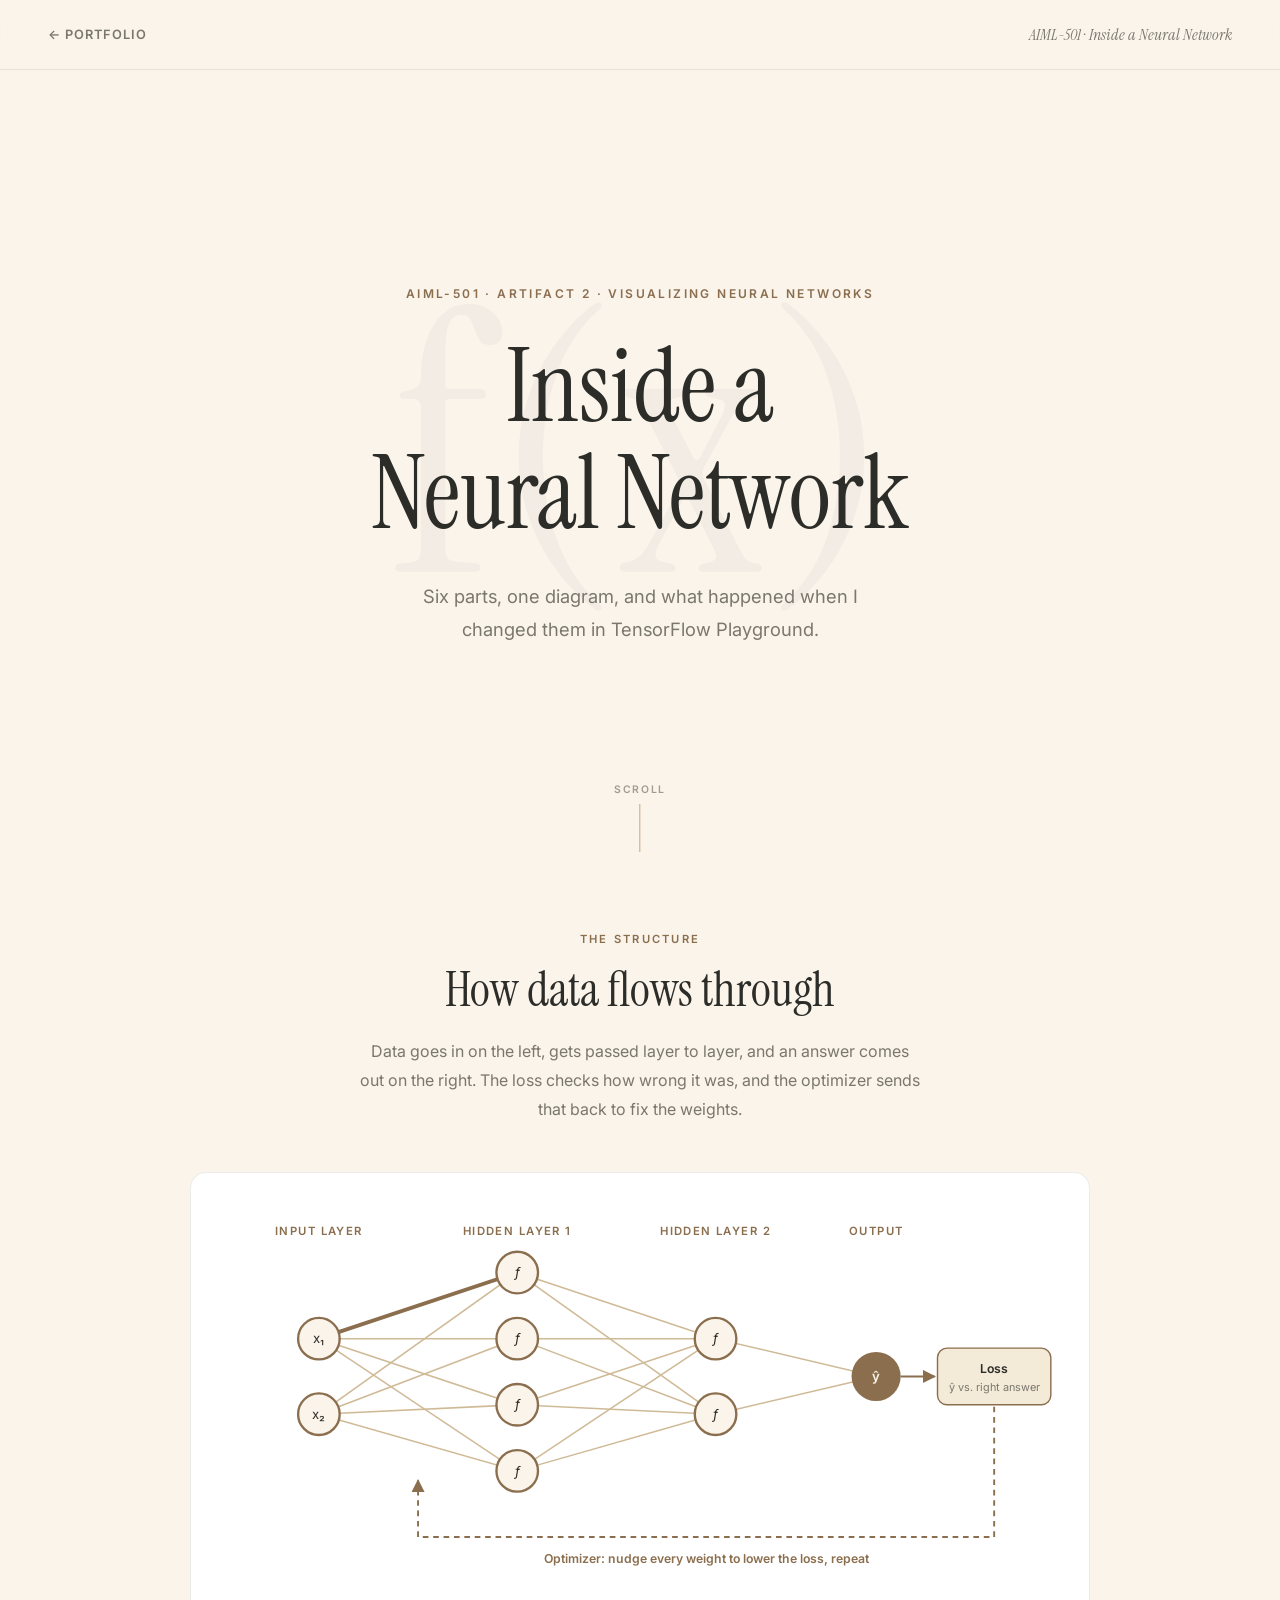
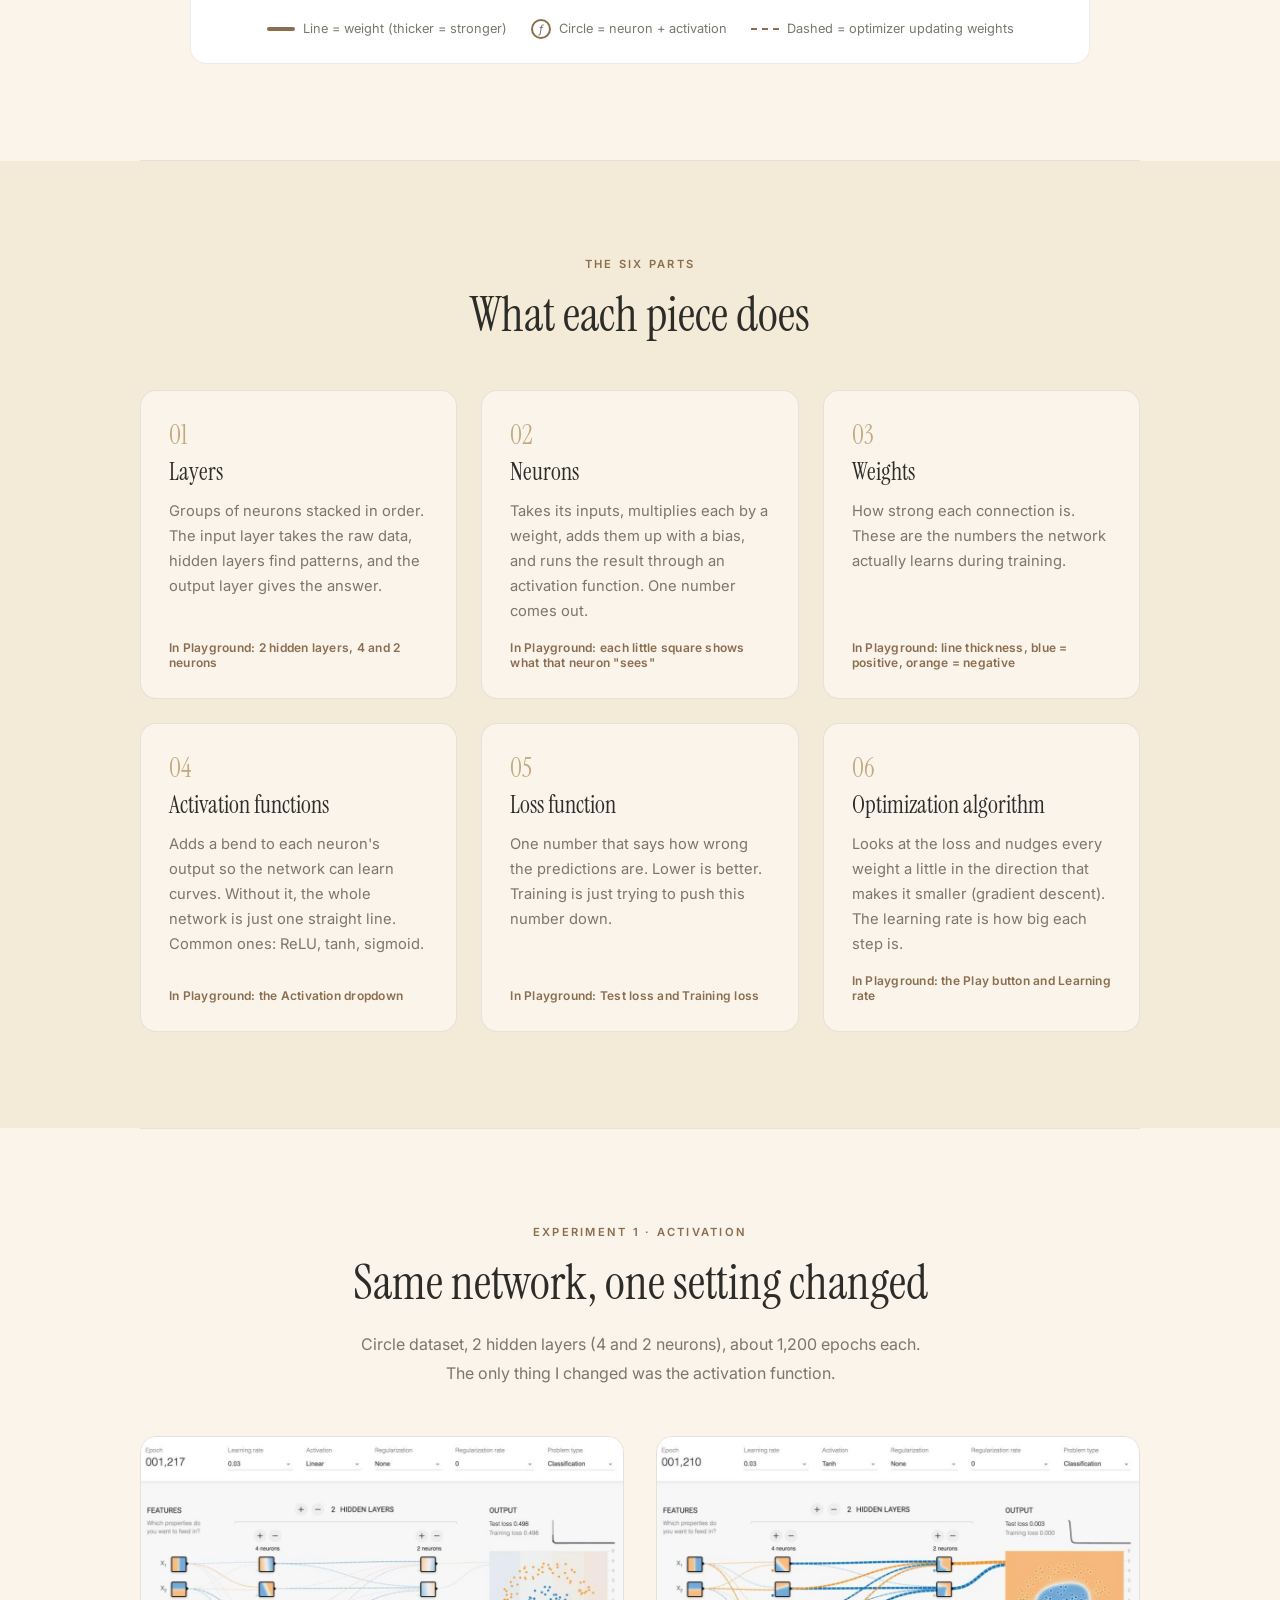
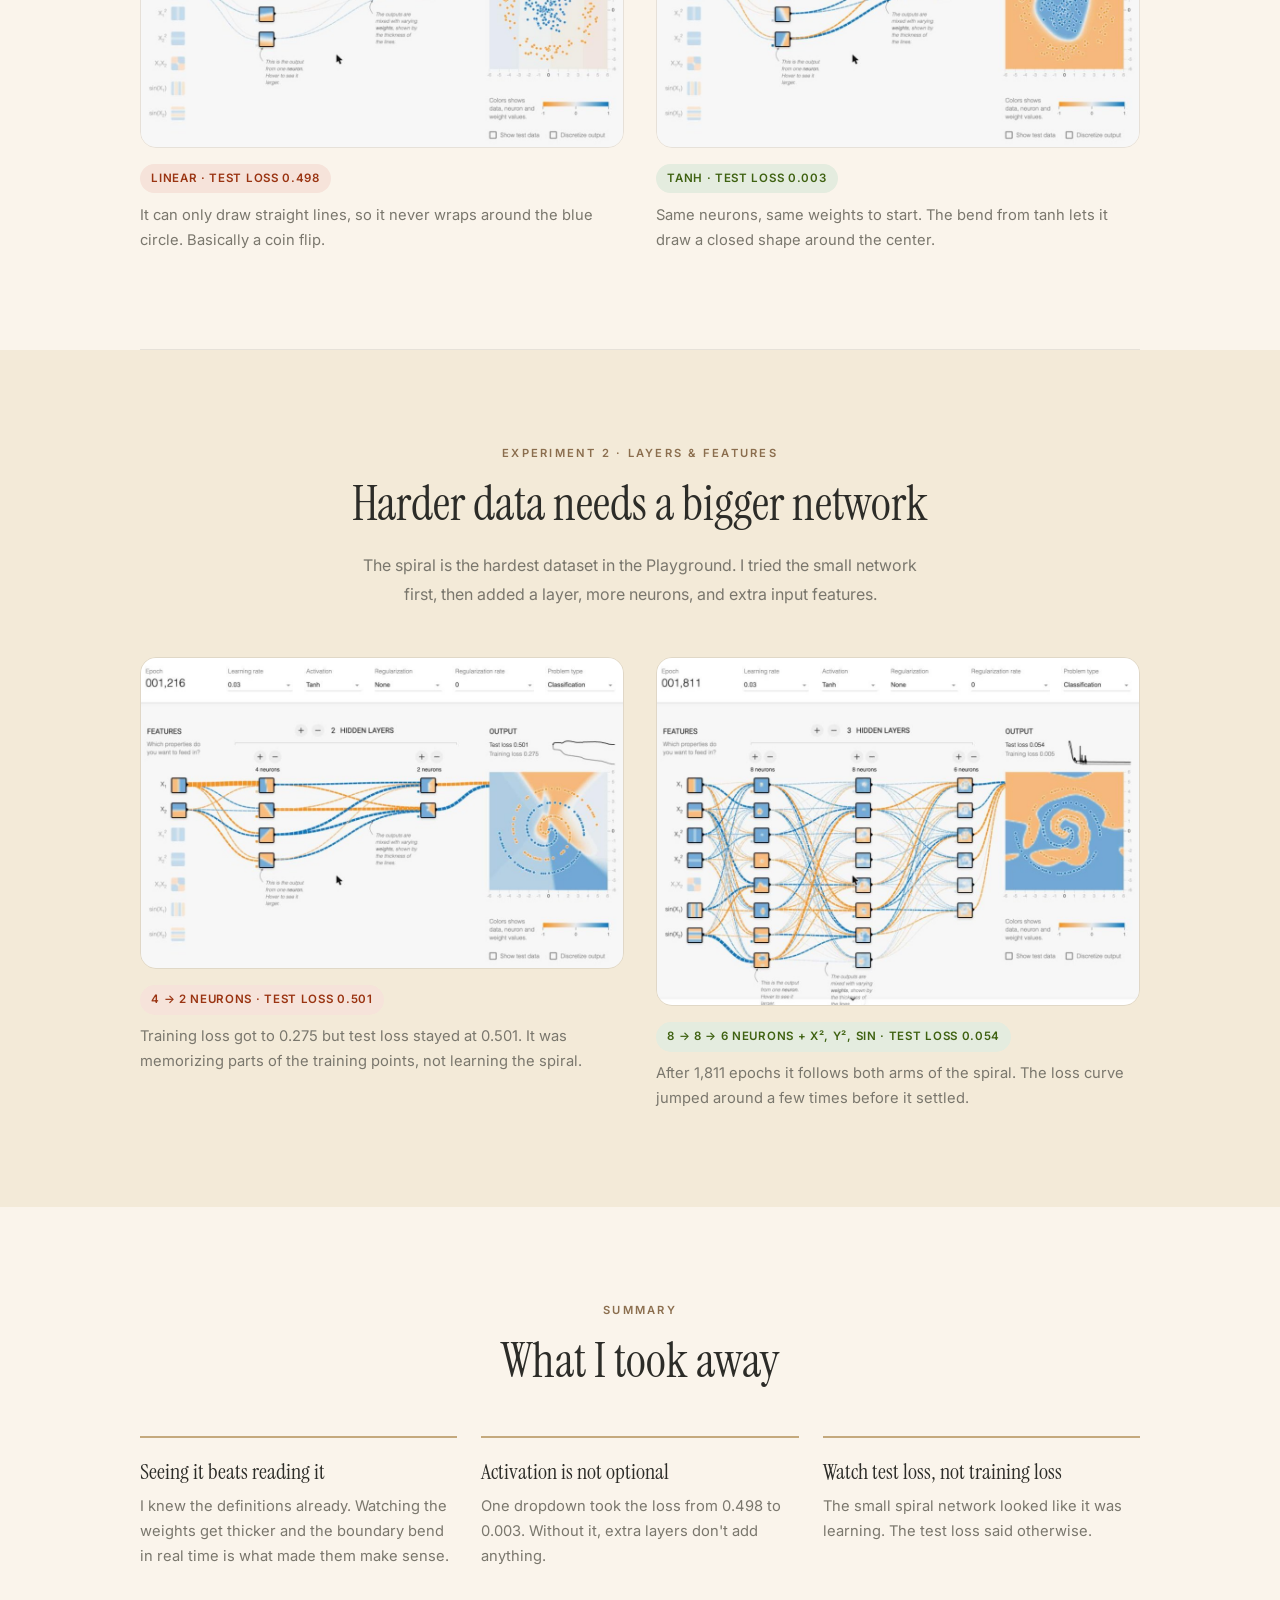
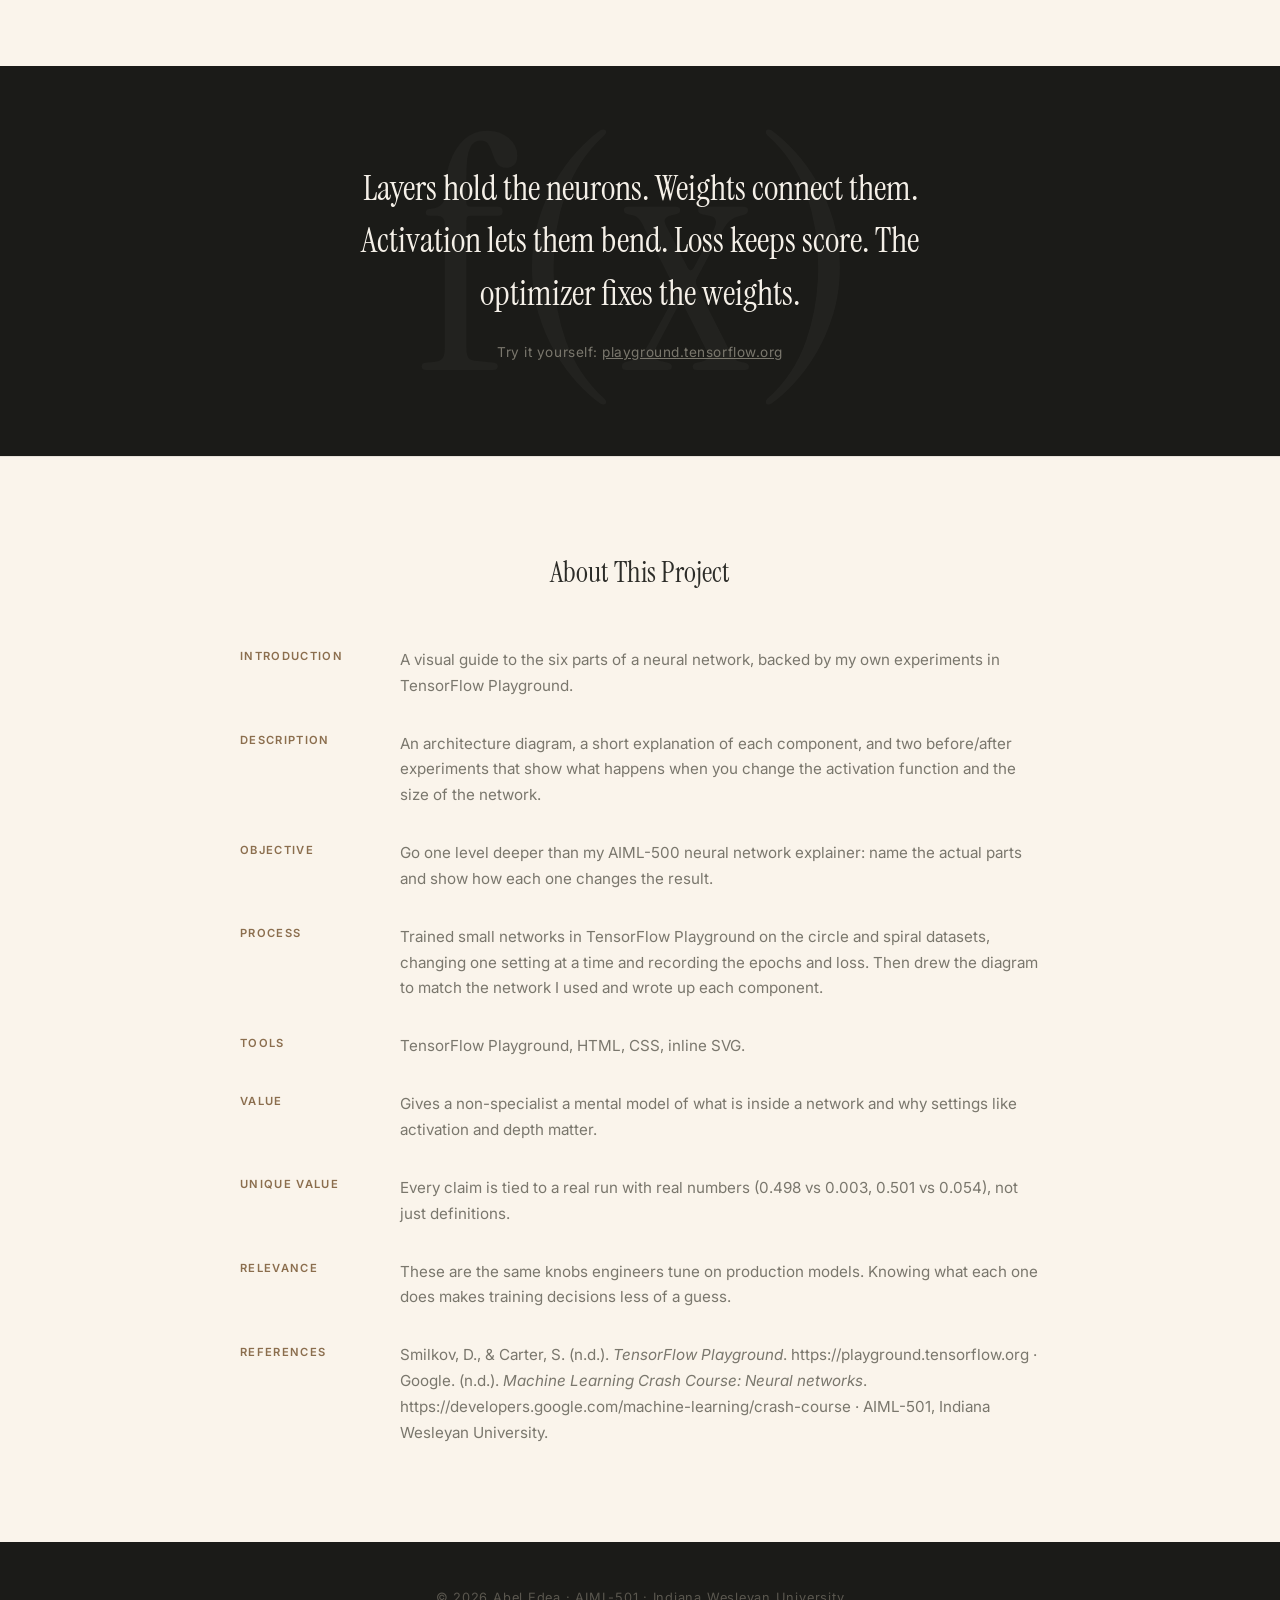
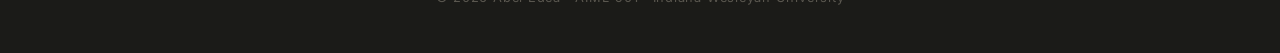
<file: aiml501_neural_networks.html>
<!DOCTYPE html>
<html lang="en">
<head>
  <meta charset="UTF-8">
  <meta name="viewport" content="width=device-width, initial-scale=1.0">
  <title>Inside a Neural Network – AIML-501 – Abel Edea</title>
  <link rel="preconnect" href="https://fonts.googleapis.com">
  <link rel="preconnect" href="https://fonts.gstatic.com" crossorigin>
  <link href="https://fonts.googleapis.com/css2?family=Instrument+Serif:ital@0;1&family=Inter:wght@400;500;600;700&display=swap" rel="stylesheet">
  <style>
    *, *::before, *::after { margin: 0; padding: 0; box-sizing: border-box; }
    html { scroll-behavior: smooth; }

    :root {
      --bg: #FAF4EB;
      --bg-warm: #F3EAD8;
      --bg-dark: #1B1B18;
      --text: #2C2C28;
      --text-muted: #7A776D;
      --text-light: #A09C92;
      --accent: #8B6E4E;
      --accent-light: #C4A97D;
      --border: rgba(0,0,0,0.08);
      --serif: 'Instrument Serif', Georgia, serif;
      --sans: 'Inter', system-ui, sans-serif;
    }

    body {
      font-family: var(--sans);
      color: var(--text);
      background: var(--bg);
      -webkit-font-smoothing: antialiased;
    }

    a { color: inherit; text-decoration: none; }
    img { display: block; max-width: 100%; height: auto; }

    .nav {
      position: fixed; top: 0; left: 0; width: 100%;
      padding: 1.5rem 3rem; z-index: 100;
      display: flex; justify-content: space-between; align-items: center;
      background: rgba(250, 244, 235, 0.85);
      backdrop-filter: blur(20px); -webkit-backdrop-filter: blur(20px);
      border-bottom: 1px solid var(--border);
    }
    .nav-back {
      font-size: 0.8rem; font-weight: 600; letter-spacing: 0.08em;
      text-transform: uppercase; color: var(--text-muted); transition: color 0.3s;
    }
    .nav-back:hover { color: var(--text); }
    .nav-title {
      font-family: var(--serif); font-size: 1rem;
      color: var(--text-muted); font-style: italic;
    }

    .hero {
      min-height: 100vh;
      display: flex; flex-direction: column;
      align-items: center; justify-content: center;
      text-align: center; padding: 8rem 2rem 6rem;
      position: relative; overflow: hidden;
    }
    .hero-bg {
      position: absolute; top: 50%; left: 50%;
      transform: translate(-50%, -50%);
      font-family: var(--serif);
      font-size: clamp(12rem, 28vw, 24rem);
      font-weight: 400; color: rgba(0,0,0,0.03);
      line-height: 1; pointer-events: none; user-select: none;
    }
    .hero-label {
      font-size: 0.75rem; font-weight: 600; letter-spacing: 0.2em;
      text-transform: uppercase; color: var(--accent);
      margin-bottom: 2rem; position: relative;
    }
    .hero h1 {
      font-family: var(--serif);
      font-size: clamp(3rem, 8vw, 6.5rem);
      font-weight: 400; line-height: 1.05; color: var(--text);
      margin-bottom: 2rem; max-width: 850px; position: relative;
    }
    .hero-sub {
      font-size: 1.15rem; color: var(--text-muted);
      max-width: 460px; line-height: 1.8; position: relative;
    }
    .hero-scroll {
      position: absolute; bottom: 3rem; left: 50%;
      transform: translateX(-50%);
      display: flex; flex-direction: column; align-items: center; gap: 0.5rem;
    }
    .hero-scroll span {
      font-size: 0.65rem; font-weight: 600; letter-spacing: 0.15em;
      text-transform: uppercase; color: var(--text-light);
    }
    .scroll-line {
      width: 1px; height: 48px; background: var(--accent-light);
      animation: scroll-pulse 2s ease-in-out infinite;
    }
    @keyframes scroll-pulse {
      0%, 100% { opacity: 0.3; transform: scaleY(0.6); }
      50% { opacity: 1; transform: scaleY(1); }
    }

    .section { padding: 6rem 3rem; position: relative; }
    .section--warm { background: var(--bg-warm); }
    .section-inner { max-width: 1000px; margin: 0 auto; }

    .reveal {
      opacity: 0; transform: translateY(40px);
      transition: opacity 0.8s cubic-bezier(0.23, 1, 0.32, 1),
                  transform 0.8s cubic-bezier(0.23, 1, 0.32, 1);
    }
    .reveal.visible { opacity: 1; transform: translateY(0); }
    .reveal-delay-1 { transition-delay: 0.1s; }
    .reveal-delay-2 { transition-delay: 0.2s; }
    .reveal-delay-3 { transition-delay: 0.3s; }

    .two-col {
      display: grid; grid-template-columns: 1fr 1fr;
      gap: 4rem; align-items: center;
    }
    .two-col--reverse .col-text { order: 2; }
    .two-col--reverse .col-visual { order: 1; }

    .section-label {
      font-size: 0.7rem; font-weight: 600; letter-spacing: 0.2em;
      text-transform: uppercase; color: var(--accent);
      margin-bottom: 1rem; display: block;
    }
    .section-title {
      font-family: var(--serif);
      font-size: clamp(2rem, 4vw, 3rem);
      font-weight: 400; line-height: 1.15; color: var(--text);
      margin-bottom: 1.25rem;
    }
    .section-text {
      font-size: 1rem; color: var(--text-muted); line-height: 1.8;
    }
    .section-text + .section-text { margin-top: 1rem; }

    .img-frame {
      border-radius: 1rem; overflow: hidden; border: 1px solid var(--border);
    }
    .img-frame img { width: 100%; display: block; }

    .full-image {
      max-width: 900px; margin: 0 auto;
      border-radius: 1rem; overflow: hidden; border: 1px solid var(--border);
    }
    .full-image img { width: 100%; display: block; }

    .divider {
      max-width: 1000px; margin: 0 auto;
      border: none; border-top: 1px solid var(--border);
    }

    /* ── Centered section ──────────────────── */
    .centered-section {
      text-align: center;
      max-width: 700px;
      margin: 0 auto;
    }
    .centered-section .section-text {
      margin-left: auto;
      margin-right: auto;
      max-width: 560px;
    }

    .takeaway {
      padding: 6rem 3rem; text-align: center;
      background: var(--bg-dark); color: #E8E4DC;
      position: relative; overflow: hidden;
    }
    .takeaway-bg {
      position: absolute; top: 50%; left: 50%;
      transform: translate(-50%, -50%);
      font-family: var(--serif);
      font-size: clamp(10rem, 25vw, 20rem);
      font-weight: 400; color: rgba(255,255,255,0.03);
      line-height: 1; pointer-events: none; user-select: none;
    }
    .takeaway-inner { max-width: 650px; margin: 0 auto; position: relative; }
    .takeaway-text {
      font-family: var(--serif);
      font-size: clamp(1.6rem, 3.5vw, 2.2rem);
      font-weight: 400; line-height: 1.5; color: #F5F0E8;
    }
    .takeaway-sub { margin-top: 1.5rem; font-size: 0.85rem; color: #7A776D; letter-spacing: 0.04em; }

    .project-info { padding: 6rem 3rem; border-top: 1px solid var(--border); }
    .project-info-inner { max-width: 800px; margin: 0 auto; }
    .project-info h2 {
      font-family: var(--serif); font-size: 1.8rem;
      font-weight: 400; color: var(--text);
      text-align: center; margin-bottom: 3.5rem;
    }
    .info-grid { display: grid; grid-template-columns: 120px 1fr; gap: 2rem 2.5rem; }
    .info-label {
      font-size: 0.7rem; font-weight: 600; letter-spacing: 0.12em;
      text-transform: uppercase; color: var(--accent); padding-top: 0.15rem;
    }
    .info-text { font-size: 0.95rem; color: var(--text-muted); line-height: 1.7; }

    .footer {
      text-align: center; padding: 3rem 2rem;
      background: var(--bg-dark); color: #5A574F;
      font-size: 0.8rem; letter-spacing: 0.06em;
    }

    @media (max-width: 900px) {
      .nav { padding: 1.25rem 1.5rem; }
      .section { padding: 4rem 1.5rem; }
      .two-col { grid-template-columns: 1fr; gap: 2.5rem; }
      .two-col--reverse .col-text,
      .two-col--reverse .col-visual { order: unset; }
      .info-grid { grid-template-columns: 1fr; gap: 0.5rem 0; }
      .info-label { padding-top: 1rem; }
      .takeaway { padding: 5rem 1.5rem; }
      .project-info { padding: 4rem 1.5rem; }
    }
    @media (max-width: 600px) {
      .hero h1 { font-size: clamp(2.5rem, 12vw, 4rem); }
    }
    .diagram { max-width: 900px; margin: 3rem auto 0; background: #fff; border: 1px solid var(--border); border-radius: 1rem; padding: 1.5rem; }
    .diagram svg { width: 100%; height: auto; display: block; }
    .comp-grid { display: grid; grid-template-columns: repeat(3, 1fr); gap: 1.5rem; margin-top: 3rem; }
    .comp { background: var(--bg); border: 1px solid var(--border); border-radius: 1rem; padding: 1.75rem; display: flex; flex-direction: column; }
    .comp-num { font-family: var(--serif); font-size: 1.6rem; color: var(--accent-light); }
    .comp h3 { font-family: var(--serif); font-weight: 400; font-size: 1.5rem; margin: 0.25rem 0 0.75rem; }
    .comp p { font-size: 0.92rem; color: var(--text-muted); line-height: 1.7; flex: 1; }
    .comp-pg { margin-top: 1rem; font-size: 0.75rem; font-weight: 600; color: var(--accent); letter-spacing: 0.02em; }
    .compare { display: grid; grid-template-columns: 1fr 1fr; gap: 2rem; margin-top: 3rem; }
    .compare figcaption { margin-top: 1rem; font-size: 0.92rem; color: var(--text-muted); line-height: 1.7; }
    .tag { display: inline-block; font-size: 0.72rem; font-weight: 600; letter-spacing: 0.06em; text-transform: uppercase; padding: 0.3rem 0.7rem; border-radius: 999px; margin-bottom: 0.6rem; margin-right: 0.5rem; }
    .tag--bad { background: #F6E3DA; color: #9A3412; }
    .tag--good { background: #E4ECDF; color: #3F6212; }
    .insights { display: grid; grid-template-columns: repeat(3, 1fr); gap: 1.5rem; margin-top: 3rem; }
    .insight { border-top: 2px solid var(--accent-light); padding-top: 1.25rem; }
    .insight h3 { font-family: var(--serif); font-weight: 400; font-size: 1.35rem; margin-bottom: 0.5rem; }
    .insight p { font-size: 0.92rem; color: var(--text-muted); line-height: 1.7; }
    @media (max-width: 900px) { .comp-grid, .compare, .insights { grid-template-columns: 1fr; } .diagram { padding: 0.75rem; } }
    .legend { display:flex; flex-wrap:wrap; justify-content:center; gap:1.5rem; margin-top:1rem; font-size:0.8rem; color:var(--text-muted); }
    .legend span { display:flex; align-items:center; gap:0.5rem; }
    .lg-line { width:28px; height:4px; background:#8B6E4E; border-radius:2px; }
    .lg-node { width:20px; height:20px; border:2px solid #8B6E4E; border-radius:50%; font-size:0.7rem; font-style:italic; display:flex; align-items:center; justify-content:center; }
    .lg-dash { width:28px; border-top:2px dashed #8B6E4E; }
    .tag { display: table !important; margin-right: 0 !important; }
  </style>
</head>
<body>

  <nav class="nav">
    <a href="index.html" class="nav-back">← Portfolio</a>
    <span class="nav-title">AIML-501 · Inside a Neural Network</span>
  </nav>

  <section class="hero">
    <div class="hero-bg" aria-hidden="true">f(x)</div>
    <span class="hero-label reveal">AIML-501 · Artifact 2 · Visualizing neural networks</span>
    <h1 class="reveal reveal-delay-1">Inside a<br>Neural Network</h1>
    <p class="hero-sub reveal reveal-delay-2">Six parts, one diagram, and what happened when I changed them in TensorFlow Playground.</p>
    <div class="hero-scroll"><span>Scroll</span><div class="scroll-line"></div></div>
  </section>

  <!-- Architecture diagram -->
  <section class="section" style="padding-top:2rem">
    <div class="section-inner">
      <div class="centered-section">
        <span class="section-label reveal">The structure</span>
        <h2 class="section-title reveal reveal-delay-1">How data flows through</h2>
        <p class="section-text reveal reveal-delay-2">Data goes in on the left, gets passed layer to layer, and an answer comes out on the right. The loss checks how wrong it was, and the optimizer sends that back to fix the weights.</p>
      </div>
      <div class="diagram reveal reveal-delay-2">
        <svg viewBox="0 0 900 430" role="img" aria-label="Neural network diagram: 2 inputs, hidden layer of 4 neurons, hidden layer of 2 neurons, 1 output, then loss and optimizer feeding back to the weights">
          <defs>
            <marker id="ar" viewBox="0 0 10 10" refX="9" refY="5" markerWidth="7" markerHeight="7" orient="auto"><path d="M0 0L10 5L0 10z" fill="#8B6E4E"/></marker>
          </defs>
          <g stroke="#C4A97D" stroke-width="1.6" opacity="0.8">
            <line x1="110" y1="150" x2="320" y2="80"/><line x1="110" y1="150" x2="320" y2="150"/><line x1="110" y1="150" x2="320" y2="220"/><line x1="110" y1="150" x2="320" y2="290"/>
            <line x1="110" y1="230" x2="320" y2="80"/><line x1="110" y1="230" x2="320" y2="150"/><line x1="110" y1="230" x2="320" y2="220"/><line x1="110" y1="230" x2="320" y2="290"/>
            <line x1="320" y1="80" x2="530" y2="150"/><line x1="320" y1="150" x2="530" y2="150"/><line x1="320" y1="220" x2="530" y2="150"/><line x1="320" y1="290" x2="530" y2="150"/>
            <line x1="320" y1="80" x2="530" y2="230"/><line x1="320" y1="150" x2="530" y2="230"/><line x1="320" y1="220" x2="530" y2="230"/><line x1="320" y1="290" x2="530" y2="230"/>
            <line x1="530" y1="150" x2="700" y2="190"/><line x1="530" y1="230" x2="700" y2="190"/>
          </g>
          <line x1="110" y1="150" x2="320" y2="80" stroke="#8B6E4E" stroke-width="4"/>
          <g fill="#FAF4EB" stroke="#8B6E4E" stroke-width="2.5">
            <circle cx="110" cy="150" r="22"/><circle cx="110" cy="230" r="22"/>
            <circle cx="320" cy="80" r="22"/><circle cx="320" cy="150" r="22"/><circle cx="320" cy="220" r="22"/><circle cx="320" cy="290" r="22"/>
            <circle cx="530" cy="150" r="22"/><circle cx="530" cy="230" r="22"/>
          </g>
          <circle cx="700" cy="190" r="26" fill="#8B6E4E"/>
          <g font-family="Inter, sans-serif" font-size="14" fill="#2C2C28" text-anchor="middle">
            <text x="110" y="155">x₁</text><text x="110" y="235">x₂</text>
            <text x="320" y="85" font-style="italic">f</text><text x="320" y="155" font-style="italic">f</text><text x="320" y="225" font-style="italic">f</text><text x="320" y="295" font-style="italic">f</text>
            <text x="530" y="155" font-style="italic">f</text><text x="530" y="235" font-style="italic">f</text>
            <text x="700" y="195" fill="#FAF4EB" font-weight="600">ŷ</text>
          </g>
          <g font-family="Inter, sans-serif" font-size="12" font-weight="600" letter-spacing="1.5" fill="#8B6E4E" text-anchor="middle">
            <text x="110" y="40">INPUT LAYER</text><text x="320" y="40">HIDDEN LAYER 1</text><text x="530" y="40">HIDDEN LAYER 2</text><text x="700" y="40">OUTPUT</text>
          </g>
          <rect x="765" y="160" width="120" height="60" rx="10" fill="#F3EAD8" stroke="#8B6E4E" stroke-width="1.5"/>
          <text x="825" y="186" font-family="Inter, sans-serif" font-size="13" font-weight="600" fill="#2C2C28" text-anchor="middle">Loss</text>
          <text x="825" y="205" font-family="Inter, sans-serif" font-size="11.5" fill="#7A776D" text-anchor="middle">ŷ vs. right answer</text>
          <line x1="726" y1="190" x2="762" y2="190" stroke="#8B6E4E" stroke-width="2" marker-end="url(#ar)"/>
          <path d="M825 222 L825 360 L215 360 L215 300" stroke="#8B6E4E" stroke-width="2" fill="none" stroke-dasharray="6 5" marker-end="url(#ar)"/>
          <text x="520" y="388" font-family="Inter, sans-serif" font-size="13" font-weight="600" fill="#8B6E4E" text-anchor="middle">Optimizer: nudge every weight to lower the loss, repeat</text>
        </svg>
        <div class="legend"><span><i class="lg-line"></i>Line = weight (thicker = stronger)</span><span><i class="lg-node">f</i>Circle = neuron + activation</span><span><i class="lg-dash"></i>Dashed = optimizer updating weights</span></div>
      </div>
    </div>
  </section>

  <hr class="divider">

  <!-- Components -->
  <section class="section section--warm">
    <div class="section-inner">
      <div class="centered-section">
        <span class="section-label reveal">The six parts</span>
        <h2 class="section-title reveal reveal-delay-1">What each piece does</h2>
      </div>
      <div class="comp-grid">
        <div class="comp reveal"><span class="comp-num">01</span><h3>Layers</h3><p>Groups of neurons stacked in order. The input layer takes the raw data, hidden layers find patterns, and the output layer gives the answer.</p><span class="comp-pg">In Playground: 2 hidden layers, 4 and 2 neurons</span></div>
        <div class="comp reveal reveal-delay-1"><span class="comp-num">02</span><h3>Neurons</h3><p>Takes its inputs, multiplies each by a weight, adds them up with a bias, and runs the result through an activation function. One number comes out.</p><span class="comp-pg">In Playground: each little square shows what that neuron "sees"</span></div>
        <div class="comp reveal reveal-delay-2"><span class="comp-num">03</span><h3>Weights</h3><p>How strong each connection is. These are the numbers the network actually learns during training.</p><span class="comp-pg">In Playground: line thickness, blue = positive, orange = negative</span></div>
        <div class="comp reveal"><span class="comp-num">04</span><h3>Activation functions</h3><p>Adds a bend to each neuron's output so the network can learn curves. Without it, the whole network is just one straight line. Common ones: ReLU, tanh, sigmoid.</p><span class="comp-pg">In Playground: the Activation dropdown</span></div>
        <div class="comp reveal reveal-delay-1"><span class="comp-num">05</span><h3>Loss function</h3><p>One number that says how wrong the predictions are. Lower is better. Training is just trying to push this number down.</p><span class="comp-pg">In Playground: Test loss and Training loss</span></div>
        <div class="comp reveal reveal-delay-2"><span class="comp-num">06</span><h3>Optimization algorithm</h3><p>Looks at the loss and nudges every weight a little in the direction that makes it smaller (gradient descent). The learning rate is how big each step is.</p><span class="comp-pg">In Playground: the Play button and Learning rate</span></div>
      </div>
    </div>
  </section>

  <hr class="divider">

  <!-- Experiment 1 -->
  <section class="section">
    <div class="section-inner">
      <div class="centered-section">
        <span class="section-label reveal">Experiment 1 · Activation</span>
        <h2 class="section-title reveal reveal-delay-1">Same network, one setting changed</h2>
        <p class="section-text reveal reveal-delay-2">Circle dataset, 2 hidden layers (4 and 2 neurons), about 1,200 epochs each. The only thing I changed was the activation function.</p>
      </div>
      <div class="compare">
        <figure class="reveal"><div class="img-frame"><img src="assets/a501-nn-linear.jpg" alt="TensorFlow Playground with linear activation: straight boundary, test loss 0.498"></div>
          <figcaption><span class="tag tag--bad">Linear · test loss 0.498</span>It can only draw straight lines, so it never wraps around the blue circle. Basically a coin flip.</figcaption></figure>
        <figure class="reveal reveal-delay-1"><div class="img-frame"><img src="assets/a501-nn-tanh.jpg" alt="TensorFlow Playground with tanh activation: circular boundary, test loss 0.003"></div>
          <figcaption><span class="tag tag--good">Tanh · test loss 0.003</span>Same neurons, same weights to start. The bend from tanh lets it draw a closed shape around the center.</figcaption></figure>
      </div>
    </div>
  </section>

  <hr class="divider">

  <!-- Experiment 2 -->
  <section class="section section--warm">
    <div class="section-inner">
      <div class="centered-section">
        <span class="section-label reveal">Experiment 2 · Layers & features</span>
        <h2 class="section-title reveal reveal-delay-1">Harder data needs a bigger network</h2>
        <p class="section-text reveal reveal-delay-2">The spiral is the hardest dataset in the Playground. I tried the small network first, then added a layer, more neurons, and extra input features.</p>
      </div>
      <div class="compare">
        <figure class="reveal"><div class="img-frame"><img src="assets/a501-nn-spiral-small.jpg" alt="Small network on spiral dataset: test loss 0.501"></div>
          <figcaption><span class="tag tag--bad">4 → 2 neurons · test loss 0.501</span>Training loss got to 0.275 but test loss stayed at 0.501. It was memorizing parts of the training points, not learning the spiral.</figcaption></figure>
        <figure class="reveal reveal-delay-1"><div class="img-frame"><img src="assets/a501-nn-spiral-deep.jpg" alt="Deeper network 8-8-6 with extra features on spiral dataset: test loss 0.054"></div>
          <figcaption><span class="tag tag--good">8 → 8 → 6 neurons + x², y², sin · test loss 0.054</span>After 1,811 epochs it follows both arms of the spiral. The loss curve jumped around a few times before it settled.</figcaption></figure>
      </div>
    </div>
  </section>

  <!-- Summary -->
  <section class="section">
    <div class="section-inner">
      <div class="centered-section">
        <span class="section-label reveal">Summary</span>
        <h2 class="section-title reveal reveal-delay-1">What I took away</h2>
      </div>
      <div class="insights">
        <div class="insight reveal"><h3>Seeing it beats reading it</h3><p>I knew the definitions already. Watching the weights get thicker and the boundary bend in real time is what made them make sense.</p></div>
        <div class="insight reveal reveal-delay-1"><h3>Activation is not optional</h3><p>One dropdown took the loss from 0.498 to 0.003. Without it, extra layers don't add anything.</p></div>
        <div class="insight reveal reveal-delay-2"><h3>Watch test loss, not training loss</h3><p>The small spiral network looked like it was learning. The test loss said otherwise.</p></div>
      </div>
    </div>
  </section>

  <section class="takeaway">
    <div class="takeaway-bg" aria-hidden="true">f(x)</div>
    <div class="takeaway-inner reveal">
      <p class="takeaway-text">Layers hold the neurons. Weights connect them. Activation lets them bend. Loss keeps score. The optimizer fixes the weights.</p>
      <p class="takeaway-sub">Try it yourself: <a href="https://playground.tensorflow.org" target="_blank" rel="noopener" style="text-decoration:underline">playground.tensorflow.org</a></p>
    </div>
  </section>

  <section class="project-info">
    <div class="project-info-inner">
      <h2 class="reveal">About This Project</h2>
      <div class="info-grid reveal reveal-delay-1">
        <span class="info-label">Introduction</span>
        <span class="info-text">A visual guide to the six parts of a neural network, backed by my own experiments in TensorFlow Playground.</span>
        <span class="info-label">Description</span>
        <span class="info-text">An architecture diagram, a short explanation of each component, and two before/after experiments that show what happens when you change the activation function and the size of the network.</span>
        <span class="info-label">Objective</span>
        <span class="info-text">Go one level deeper than my AIML-500 neural network explainer: name the actual parts and show how each one changes the result.</span>
        <span class="info-label">Process</span>
        <span class="info-text">Trained small networks in TensorFlow Playground on the circle and spiral datasets, changing one setting at a time and recording the epochs and loss. Then drew the diagram to match the network I used and wrote up each component.</span>
        <span class="info-label">Tools</span>
        <span class="info-text">TensorFlow Playground, HTML, CSS, inline SVG.</span>
        <span class="info-label">Value</span>
        <span class="info-text">Gives a non-specialist a mental model of what is inside a network and why settings like activation and depth matter.</span>
        <span class="info-label">Unique Value</span>
        <span class="info-text">Every claim is tied to a real run with real numbers (0.498 vs 0.003, 0.501 vs 0.054), not just definitions.</span>
        <span class="info-label">Relevance</span>
        <span class="info-text">These are the same knobs engineers tune on production models. Knowing what each one does makes training decisions less of a guess.</span>
        <span class="info-label">References</span>
        <span class="info-text">Smilkov, D., & Carter, S. (n.d.). <em>TensorFlow Playground</em>. https://playground.tensorflow.org · Google. (n.d.). <em>Machine Learning Crash Course: Neural networks</em>. https://developers.google.com/machine-learning/crash-course · AIML-501, Indiana Wesleyan University.</span>
      </div>
    </div>
  </section>

  <footer class="footer">© 2026 Abel Edea · AIML-501 · Indiana Wesleyan University</footer>

  <script>
    const observer = new IntersectionObserver((entries) => {
      entries.forEach(entry => { if (entry.isIntersecting) entry.target.classList.add('visible'); });
    }, { threshold: 0.15, rootMargin: '0px 0px -40px 0px' });
    document.querySelectorAll('.reveal').forEach(el => observer.observe(el));
  </script>
</body>
</html>
</file>
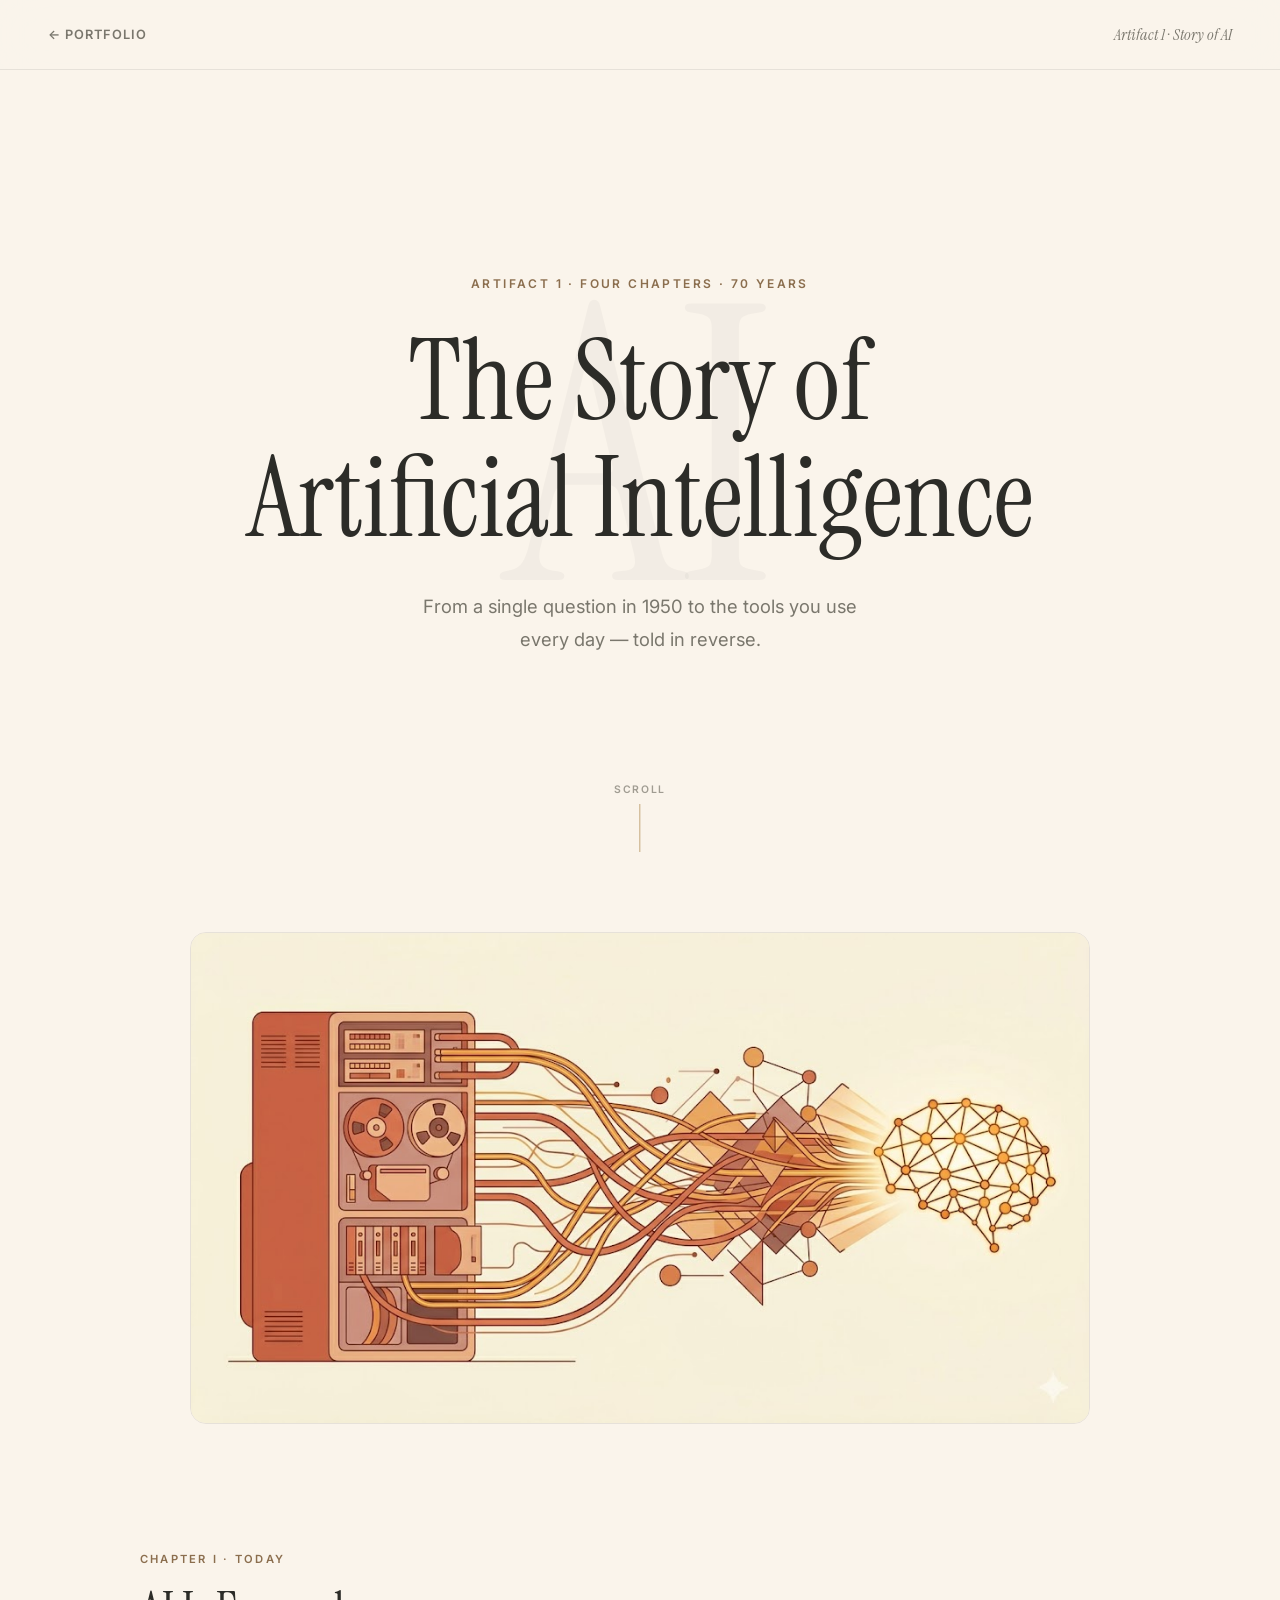
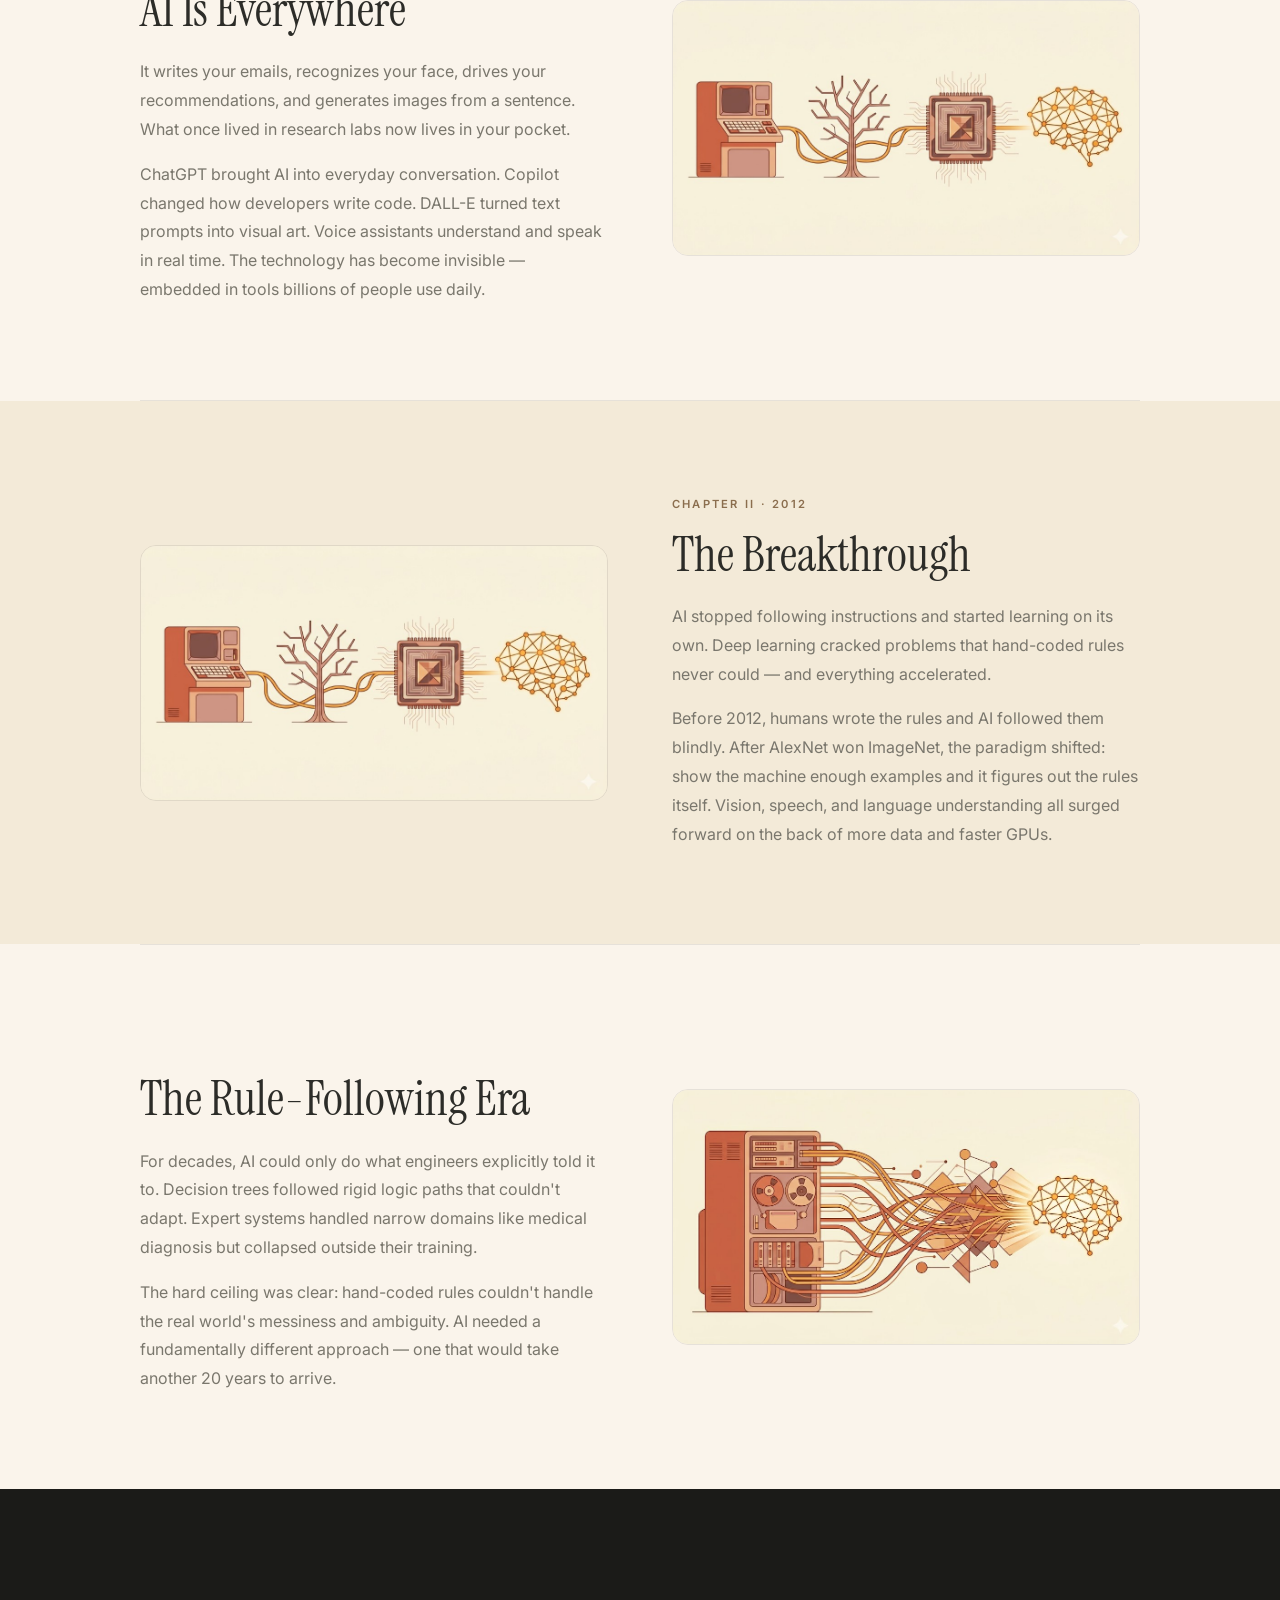
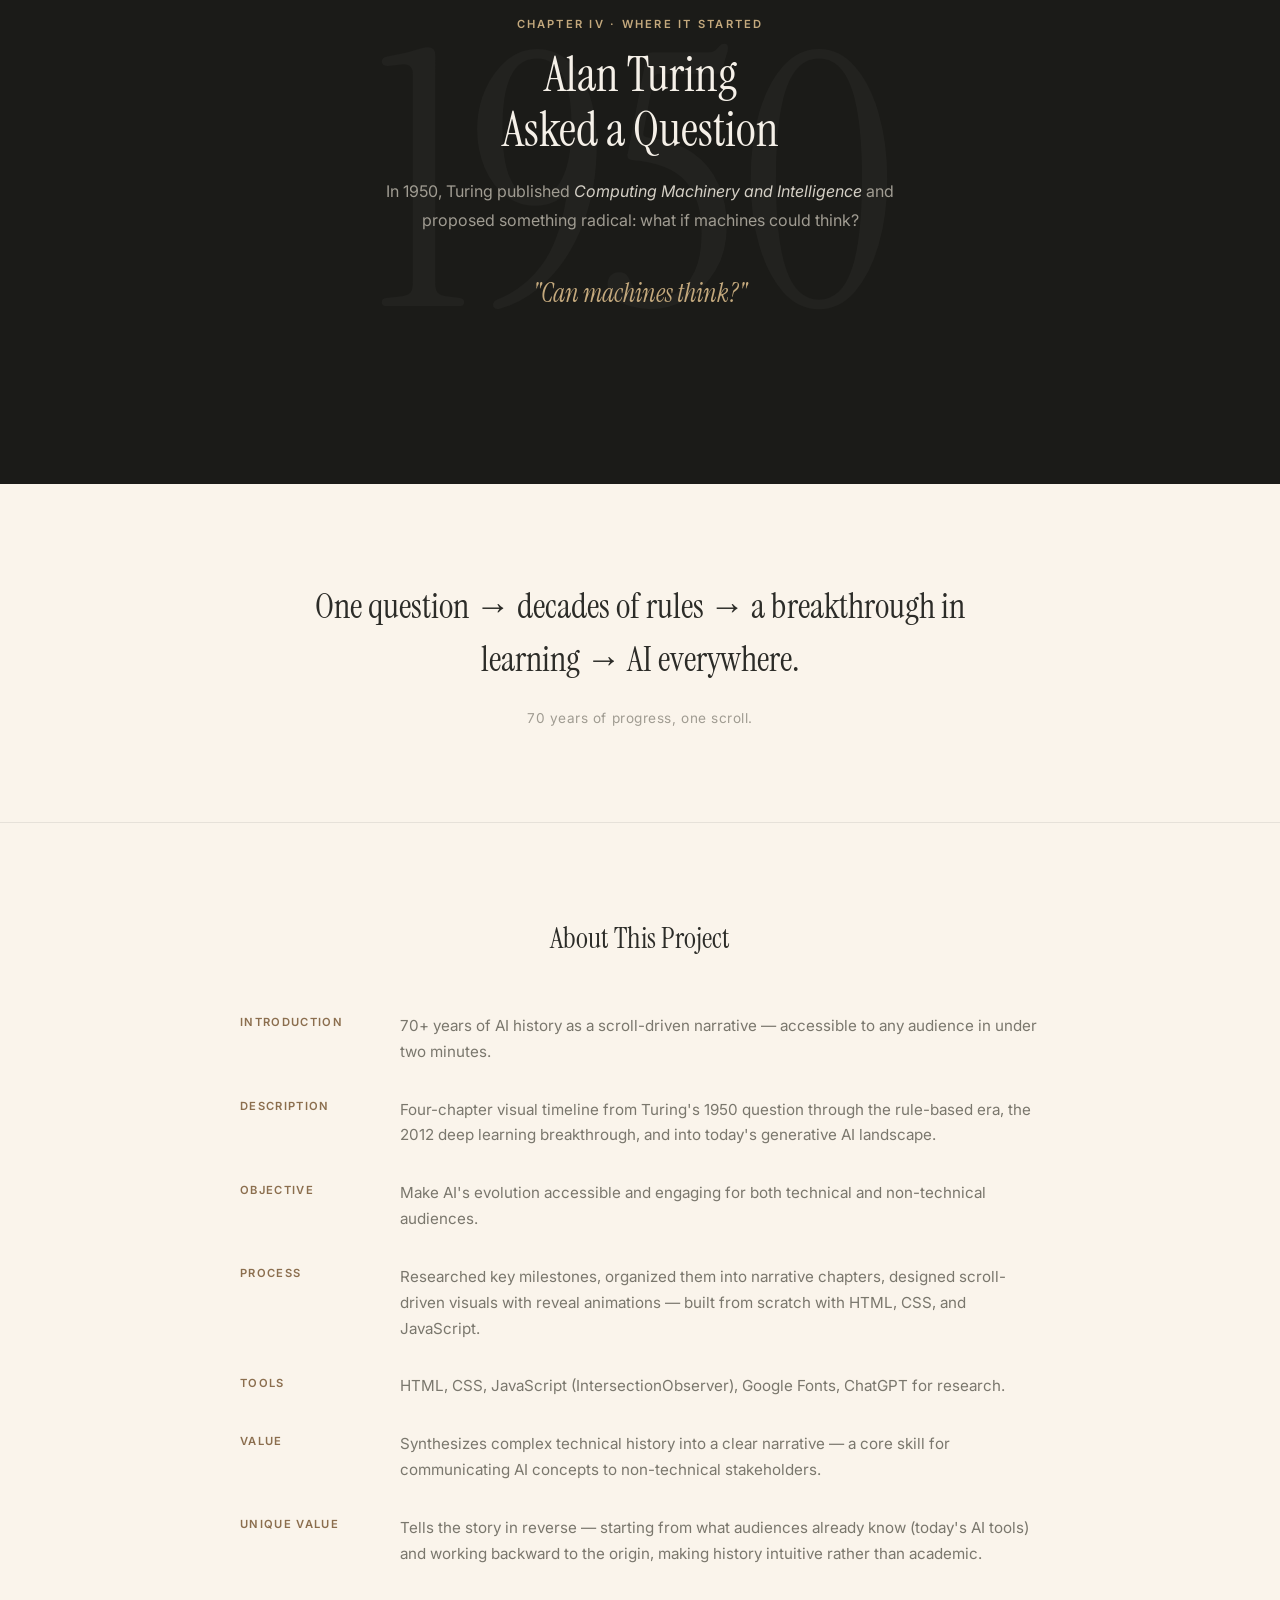
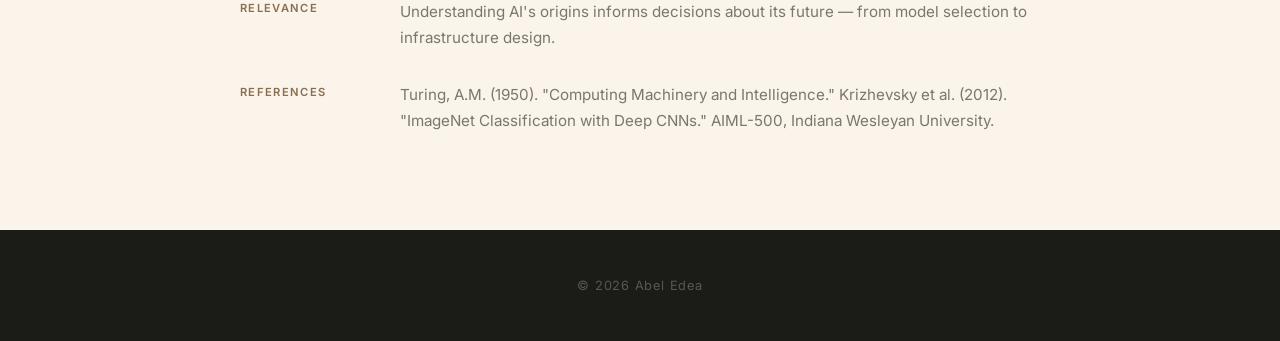
<file: artifact1.html>
<!DOCTYPE html>
<html lang="en">
<head>
  <meta charset="UTF-8">
  <meta name="viewport" content="width=device-width, initial-scale=1.0">
  <title>Story of AI – Abel Edea</title>
  <link rel="preconnect" href="https://fonts.googleapis.com">
  <link rel="preconnect" href="https://fonts.gstatic.com" crossorigin>
  <link href="https://fonts.googleapis.com/css2?family=Instrument+Serif:ital@0;1&family=Inter:wght@400;500;600;700&display=swap" rel="stylesheet">
  <style>
    *, *::before, *::after { margin: 0; padding: 0; box-sizing: border-box; }
    html { scroll-behavior: smooth; }

    :root {
      --bg: #FAF4EB;
      --bg-warm: #F3EAD8;
      --bg-dark: #1B1B18;
      --text: #2C2C28;
      --text-muted: #7A776D;
      --text-light: #A09C92;
      --accent: #8B6E4E;
      --accent-light: #C4A97D;
      --border: rgba(0,0,0,0.08);
      --serif: 'Instrument Serif', Georgia, serif;
      --sans: 'Inter', system-ui, sans-serif;
    }

    body {
      font-family: var(--sans);
      color: var(--text);
      background: var(--bg);
      -webkit-font-smoothing: antialiased;
    }

    a { color: inherit; text-decoration: none; }
    img { display: block; max-width: 100%; height: auto; }

    .nav {
      position: fixed;
      top: 0; left: 0; width: 100%;
      padding: 1.5rem 3rem;
      z-index: 100;
      display: flex;
      justify-content: space-between;
      align-items: center;
      background: rgba(250, 244, 235, 0.85);
      backdrop-filter: blur(20px);
      -webkit-backdrop-filter: blur(20px);
      border-bottom: 1px solid var(--border);
    }
    .nav-back {
      font-size: 0.8rem;
      font-weight: 600;
      letter-spacing: 0.08em;
      text-transform: uppercase;
      color: var(--text-muted);
      transition: color 0.3s;
    }
    .nav-back:hover { color: var(--text); }
    .nav-title {
      font-family: var(--serif);
      font-size: 1rem;
      color: var(--text-muted);
      font-style: italic;
    }

    /* ── Hero ───────────────────────────────── */
    .hero {
      min-height: 100vh;
      display: flex;
      flex-direction: column;
      align-items: center;
      justify-content: center;
      text-align: center;
      padding: 8rem 2rem 6rem;
      position: relative;
      overflow: hidden;
    }
    .hero-year {
      position: absolute;
      top: 50%; left: 50%;
      transform: translate(-50%, -50%);
      font-family: var(--serif);
      font-size: clamp(14rem, 30vw, 28rem);
      font-weight: 400;
      color: rgba(0,0,0,0.03);
      line-height: 1;
      pointer-events: none;
      user-select: none;
    }
    .hero-label {
      font-size: 0.75rem;
      font-weight: 600;
      letter-spacing: 0.2em;
      text-transform: uppercase;
      color: var(--accent);
      margin-bottom: 2rem;
      position: relative;
    }
    .hero h1 {
      font-family: var(--serif);
      font-size: clamp(3.5rem, 9vw, 7rem);
      font-weight: 400;
      line-height: 1.05;
      color: var(--text);
      margin-bottom: 2rem;
      max-width: 800px;
      position: relative;
    }
    .hero-sub {
      font-size: 1.15rem;
      color: var(--text-muted);
      max-width: 460px;
      line-height: 1.8;
      position: relative;
    }
    .hero-scroll {
      position: absolute;
      bottom: 3rem;
      left: 50%;
      transform: translateX(-50%);
      display: flex;
      flex-direction: column;
      align-items: center;
      gap: 0.5rem;
    }
    .hero-scroll span {
      font-size: 0.65rem;
      font-weight: 600;
      letter-spacing: 0.15em;
      text-transform: uppercase;
      color: var(--text-light);
    }
    .scroll-line {
      width: 1px;
      height: 48px;
      background: var(--accent-light);
      animation: scroll-pulse 2s ease-in-out infinite;
    }
    @keyframes scroll-pulse {
      0%, 100% { opacity: 0.3; transform: scaleY(0.6); }
      50% { opacity: 1; transform: scaleY(1); }
    }

    /* ── Sections ──────────────────────────── */
    .section {
      padding: 6rem 3rem;
      position: relative;
    }
    .section--warm { background: var(--bg-warm); }
    .section-inner {
      max-width: 1000px;
      margin: 0 auto;
    }

    .reveal {
      opacity: 0;
      transform: translateY(40px);
      transition: opacity 0.8s cubic-bezier(0.23, 1, 0.32, 1),
                  transform 0.8s cubic-bezier(0.23, 1, 0.32, 1);
    }
    .reveal.visible { opacity: 1; transform: translateY(0); }
    .reveal-delay-1 { transition-delay: 0.1s; }
    .reveal-delay-2 { transition-delay: 0.2s; }
    .reveal-delay-3 { transition-delay: 0.3s; }

    /* ── Two-col layout ────────────────────── */
    .two-col {
      display: grid;
      grid-template-columns: 1fr 1fr;
      gap: 4rem;
      align-items: center;
    }
    .two-col--reverse .col-text { order: 2; }
    .two-col--reverse .col-visual { order: 1; }

    .section-label {
      font-size: 0.7rem;
      font-weight: 600;
      letter-spacing: 0.2em;
      text-transform: uppercase;
      color: var(--accent);
      margin-bottom: 1rem;
      display: block;
    }
    .section-title {
      font-family: var(--serif);
      font-size: clamp(2rem, 4vw, 3rem);
      font-weight: 400;
      line-height: 1.15;
      color: var(--text);
      margin-bottom: 1.25rem;
    }
    .section-text {
      font-size: 1rem;
      color: var(--text-muted);
      line-height: 1.8;
    }
    .section-text + .section-text { margin-top: 1rem; }

    .img-frame {
      border-radius: 1rem;
      overflow: hidden;
      border: 1px solid var(--border);
    }
    .img-frame img {
      width: 100%;
      display: block;
    }

    /* ── Full-width image ──────────────────── */
    .full-image {
      max-width: 900px;
      margin: 0 auto;
      border-radius: 1rem;
      overflow: hidden;
      border: 1px solid var(--border);
    }
    .full-image img {
      width: 100%;
      display: block;
    }

    /* ── Divider ────────────────────────────── */
    .divider {
      max-width: 1000px;
      margin: 0 auto;
      border: none;
      border-top: 1px solid var(--border);
    }

    /* ── Origin section ────────────────────── */
    .origin {
      background: var(--bg-dark);
      color: #E8E4DC;
      padding: 8rem 3rem;
      text-align: center;
      position: relative;
      overflow: hidden;
    }
    .origin-year {
      position: absolute;
      top: 50%; left: 50%;
      transform: translate(-50%, -50%);
      font-family: var(--serif);
      font-size: clamp(12rem, 28vw, 22rem);
      font-weight: 400;
      color: rgba(255,255,255,0.03);
      line-height: 1;
      pointer-events: none;
      user-select: none;
    }
    .origin-content {
      position: relative;
      max-width: 560px;
      margin: 0 auto;
    }
    .origin-content .section-label { color: var(--accent-light); }
    .origin-content .section-title { color: #F5F0E8; }
    .origin-content .section-text { color: #A09C92; }
    .origin-content em { color: #D4CFC5; font-style: italic; }
    .origin-quote {
      margin-top: 2.5rem;
      font-family: var(--serif);
      font-size: 1.6rem;
      font-style: italic;
      color: var(--accent-light);
      line-height: 1.5;
    }
    .origin-after {
      margin-top: 1.5rem;
      font-size: 0.95rem;
      color: #7A776D;
    }

    /* ── Takeaway ───────────────────────────── */
    .takeaway {
      padding: 6rem 3rem;
      text-align: center;
    }
    .takeaway-inner {
      max-width: 650px;
      margin: 0 auto;
    }
    .takeaway-text {
      font-family: var(--serif);
      font-size: clamp(1.6rem, 3.5vw, 2.2rem);
      font-weight: 400;
      line-height: 1.5;
      color: var(--text);
    }
    .takeaway-sub {
      margin-top: 1.5rem;
      font-size: 0.85rem;
      color: var(--text-light);
      letter-spacing: 0.04em;
    }

    /* ── Project info ──────────────────────── */
    .project-info {
      padding: 6rem 3rem;
      border-top: 1px solid var(--border);
    }
    .project-info-inner {
      max-width: 800px;
      margin: 0 auto;
    }
    .project-info h2 {
      font-family: var(--serif);
      font-size: 1.8rem;
      font-weight: 400;
      color: var(--text);
      text-align: center;
      margin-bottom: 3.5rem;
    }
    .info-grid {
      display: grid;
      grid-template-columns: 120px 1fr;
      gap: 2rem 2.5rem;
    }
    .info-label {
      font-size: 0.7rem;
      font-weight: 600;
      letter-spacing: 0.12em;
      text-transform: uppercase;
      color: var(--accent);
      padding-top: 0.15rem;
    }
    .info-text {
      font-size: 0.95rem;
      color: var(--text-muted);
      line-height: 1.7;
    }

    .footer {
      text-align: center;
      padding: 3rem 2rem;
      background: var(--bg-dark);
      color: #5A574F;
      font-size: 0.8rem;
      letter-spacing: 0.06em;
    }

    @media (max-width: 900px) {
      .nav { padding: 1.25rem 1.5rem; }
      .section { padding: 4rem 1.5rem; }
      .two-col { grid-template-columns: 1fr; gap: 2.5rem; }
      .two-col--reverse .col-text,
      .two-col--reverse .col-visual { order: unset; }
      .info-grid { grid-template-columns: 1fr; gap: 0.5rem 0; }
      .info-label { padding-top: 1rem; }
      .origin { padding: 5rem 1.5rem; }
      .project-info { padding: 4rem 1.5rem; }
    }
    @media (max-width: 600px) {
      .hero h1 { font-size: clamp(2.5rem, 12vw, 4rem); }
    }
  </style>
</head>
<body>

  <nav class="nav">
    <a href="index.html" class="nav-back">← Portfolio</a>
    <span class="nav-title">Artifact 1 · Story of AI</span>
  </nav>

  <!-- Hero -->
  <section class="hero">
    <div class="hero-year" aria-hidden="true">AI</div>
    <span class="hero-label reveal">Artifact 1 · Four chapters · 70 years</span>
    <h1 class="reveal reveal-delay-1">The Story of<br>Artificial Intelligence</h1>
    <p class="hero-sub reveal reveal-delay-2">From a single question in 1950 to the tools you use every day — told in reverse.</p>
    <div class="hero-scroll">
      <span>Scroll</span>
      <div class="scroll-line"></div>
    </div>
  </section>

  <!-- Full-width hero image -->
  <section class="section" style="padding-top: 2rem; padding-bottom: 2rem;">
    <div class="full-image reveal">
      <img src="assets/a1-hero.png" alt="AI evolution — vintage mainframe flowing into a modern neural network brain">
    </div>
  </section>

  <!-- Era 1: Today -->
  <section class="section">
    <div class="section-inner">
      <div class="two-col">
        <div class="col-text">
          <span class="section-label reveal">Chapter I · Today</span>
          <h2 class="section-title reveal reveal-delay-1">AI Is Everywhere</h2>
          <p class="section-text reveal reveal-delay-2">It writes your emails, recognizes your face, drives your recommendations, and generates images from a sentence. What once lived in research labs now lives in your pocket.</p>
          <p class="section-text reveal reveal-delay-3">ChatGPT brought AI into everyday conversation. Copilot changed how developers write code. DALL-E turned text prompts into visual art. Voice assistants understand and speak in real time. The technology has become invisible — embedded in tools billions of people use daily.</p>
        </div>
        <div class="col-visual">
          <div class="img-frame reveal reveal-delay-2">
            <img src="assets/a1-timeline.png" alt="AI timeline — four eras from vintage computer to neural network brain">
          </div>
        </div>
      </div>
    </div>
  </section>

  <hr class="divider">

  <!-- Era 2: 2012 Breakthrough -->
  <section class="section section--warm">
    <div class="section-inner">
      <div class="two-col two-col--reverse">
        <div class="col-text">
          <span class="section-label reveal">Chapter II · 2012</span>
          <h2 class="section-title reveal reveal-delay-1">The Breakthrough</h2>
          <p class="section-text reveal reveal-delay-2">AI stopped following instructions and started learning on its own. Deep learning cracked problems that hand-coded rules never could — and everything accelerated.</p>
          <p class="section-text reveal reveal-delay-3">Before 2012, humans wrote the rules and AI followed them blindly. After AlexNet won ImageNet, the paradigm shifted: show the machine enough examples and it figures out the rules itself. Vision, speech, and language understanding all surged forward on the back of more data and faster GPUs.</p>
        </div>
        <div class="col-visual">
          <div class="img-frame reveal reveal-delay-2">
            <img src="assets/a1-timeline.png" alt="AI evolution timeline illustration">
          </div>
        </div>
      </div>
    </div>
  </section>

  <hr class="divider">

  <!-- Era 3: Rule-Following Era -->
  <section class="section">
    <div class="section-inner">
      <div class="two-col">
        <div class="col-text">
          <span class="section-label reveal">Chapter III · 1970s – 2000s</span>
          <h2 class="section-title reveal reveal-delay-1">The Rule-Following Era</h2>
          <p class="section-text reveal reveal-delay-2">For decades, AI could only do what engineers explicitly told it to. Decision trees followed rigid logic paths that couldn't adapt. Expert systems handled narrow domains like medical diagnosis but collapsed outside their training.</p>
          <p class="section-text reveal reveal-delay-3">The hard ceiling was clear: hand-coded rules couldn't handle the real world's messiness and ambiguity. AI needed a fundamentally different approach — one that would take another 20 years to arrive.</p>
        </div>
        <div class="col-visual">
          <div class="img-frame reveal reveal-delay-2">
            <img src="assets/a1-hero.png" alt="AI evolution — from early computing to modern neural networks">
          </div>
        </div>
      </div>
    </div>
  </section>

  <!-- Era 4: Origin -->
  <section class="origin">
    <div class="origin-year" aria-hidden="true">1950</div>
    <div class="origin-content">
      <span class="section-label reveal">Chapter IV · Where It Started</span>
      <h2 class="section-title reveal reveal-delay-1">Alan Turing<br>Asked a Question</h2>
      <p class="section-text reveal reveal-delay-2">In 1950, Turing published <em>Computing Machinery and Intelligence</em> and proposed something radical: what if machines could think?</p>
      <p class="origin-quote reveal reveal-delay-3">"Can machines think?"</p>
      <p class="origin-after reveal">That one question launched the entire field.</p>
    </div>
  </section>

  <!-- Takeaway -->
  <section class="takeaway">
    <div class="takeaway-inner reveal">
      <p class="takeaway-text">One question → decades of rules → a breakthrough in learning → AI everywhere.</p>
      <p class="takeaway-sub">70 years of progress, one scroll.</p>
    </div>
  </section>

  <!-- About This Project -->
  <section class="project-info">
    <div class="project-info-inner">
      <h2 class="reveal">About This Project</h2>
      <div class="info-grid reveal reveal-delay-1">
        <span class="info-label">Introduction</span>
        <span class="info-text">70+ years of AI history as a scroll-driven narrative — accessible to any audience in under two minutes.</span>

        <span class="info-label">Description</span>
        <span class="info-text">Four-chapter visual timeline from Turing's 1950 question through the rule-based era, the 2012 deep learning breakthrough, and into today's generative AI landscape.</span>

        <span class="info-label">Objective</span>
        <span class="info-text">Make AI's evolution accessible and engaging for both technical and non-technical audiences.</span>

        <span class="info-label">Process</span>
        <span class="info-text">Researched key milestones, organized them into narrative chapters, designed scroll-driven visuals with reveal animations — built from scratch with HTML, CSS, and JavaScript.</span>

        <span class="info-label">Tools</span>
        <span class="info-text">HTML, CSS, JavaScript (IntersectionObserver), Google Fonts, ChatGPT for research.</span>

        <span class="info-label">Value</span>
        <span class="info-text">Synthesizes complex technical history into a clear narrative — a core skill for communicating AI concepts to non-technical stakeholders.</span>

        <span class="info-label">Unique Value</span>
        <span class="info-text">Tells the story in reverse — starting from what audiences already know (today's AI tools) and working backward to the origin, making history intuitive rather than academic.</span>

        <span class="info-label">Relevance</span>
        <span class="info-text">Understanding AI's origins informs decisions about its future — from model selection to infrastructure design.</span>

        <span class="info-label">References</span>
        <span class="info-text">Turing, A.M. (1950). "Computing Machinery and Intelligence." Krizhevsky et al. (2012). "ImageNet Classification with Deep CNNs." AIML-500, Indiana Wesleyan University.</span>
      </div>
    </div>
  </section>

  <footer class="footer">
    © 2026 Abel Edea
  </footer>

  <script>
    const observer = new IntersectionObserver((entries) => {
      entries.forEach(entry => {
        if (entry.isIntersecting) {
          entry.target.classList.add('visible');
        }
      });
    }, { threshold: 0.15, rootMargin: '0px 0px -40px 0px' });

    document.querySelectorAll('.reveal').forEach(el => observer.observe(el));
  </script>

</body>
</html>
</file>
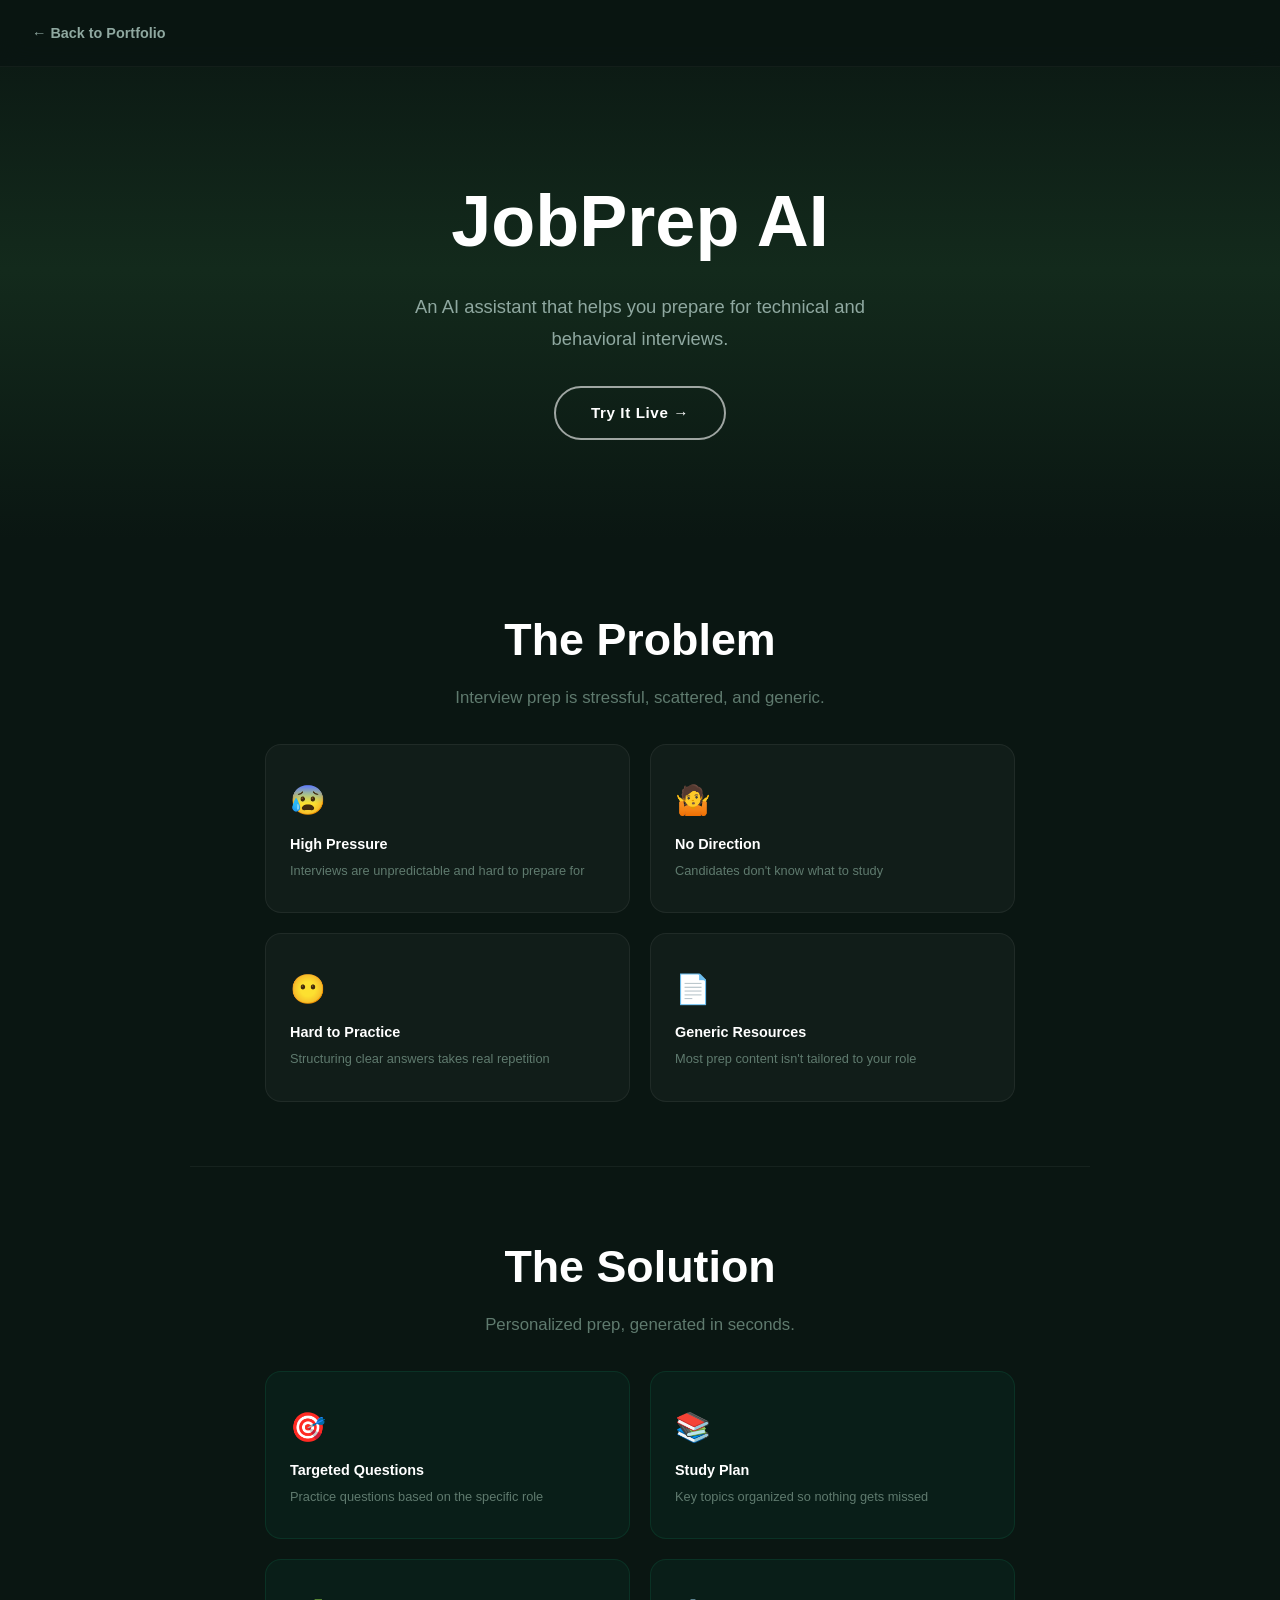
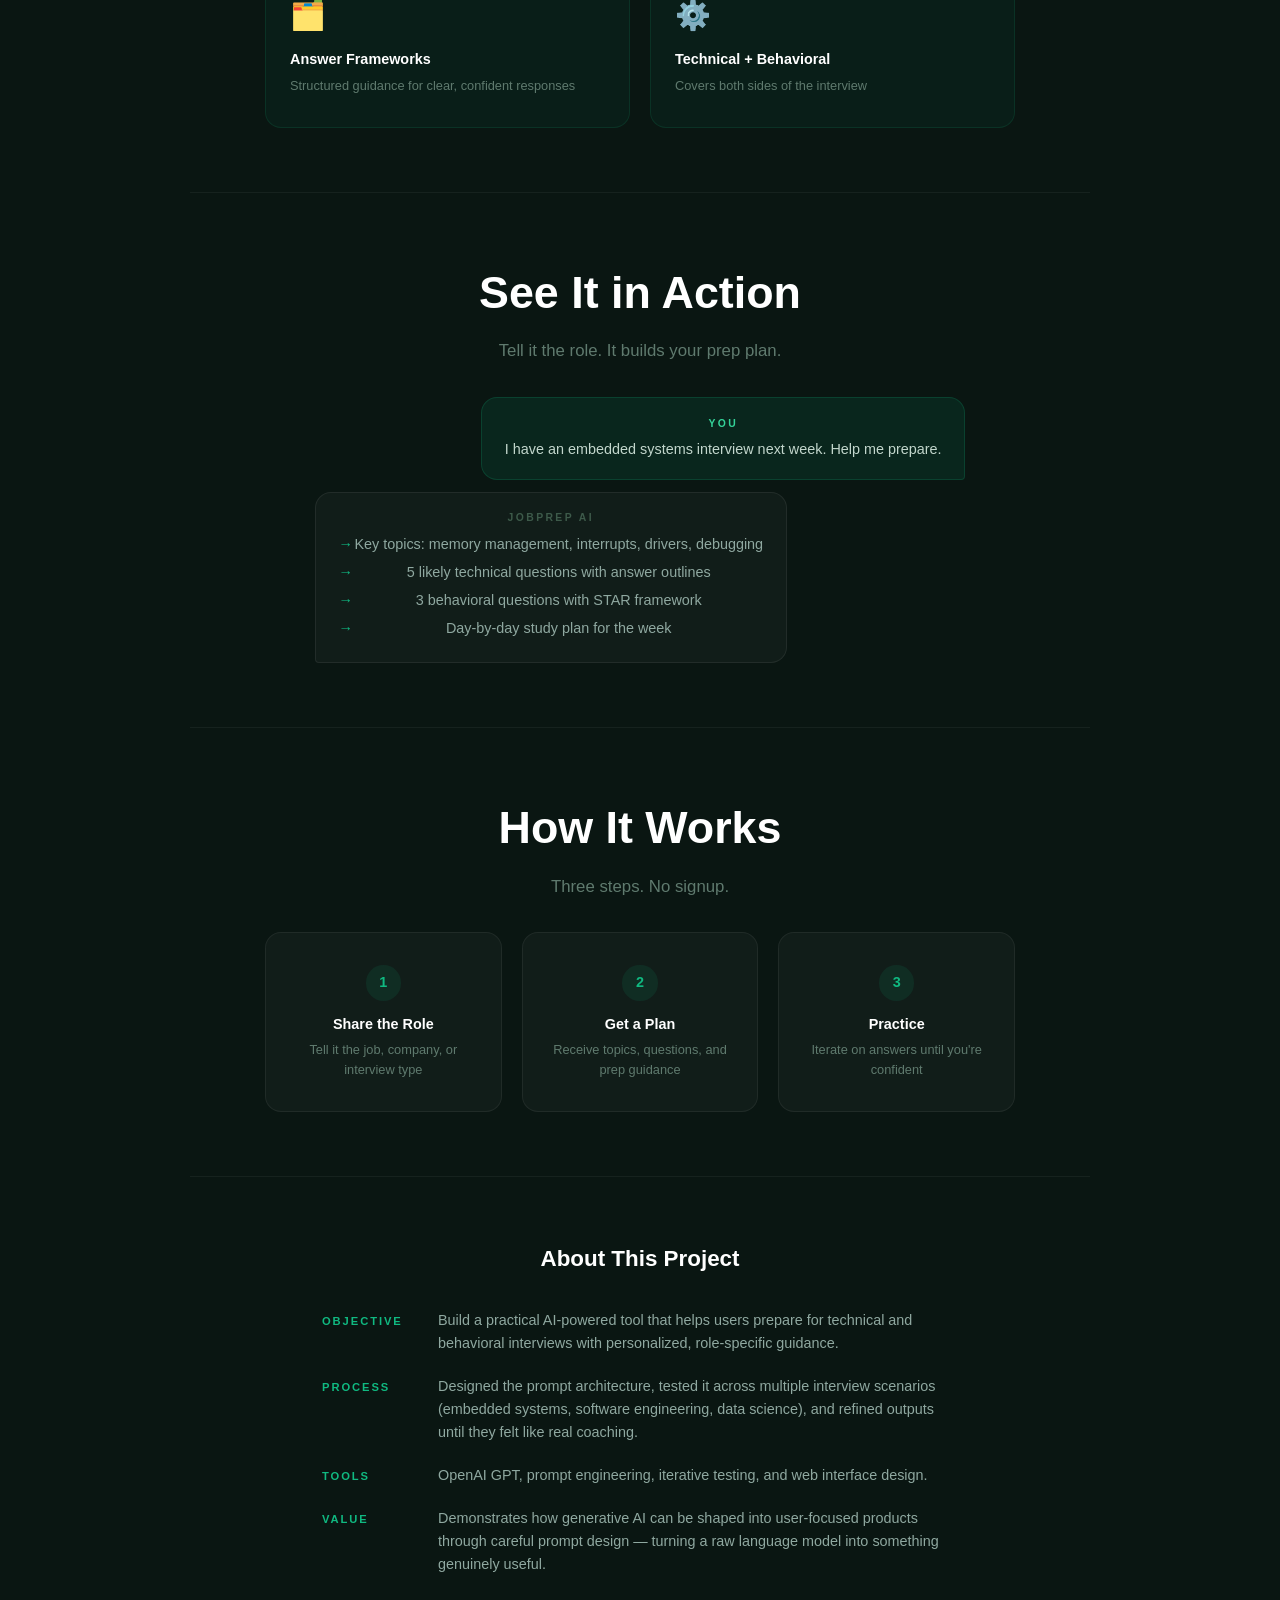
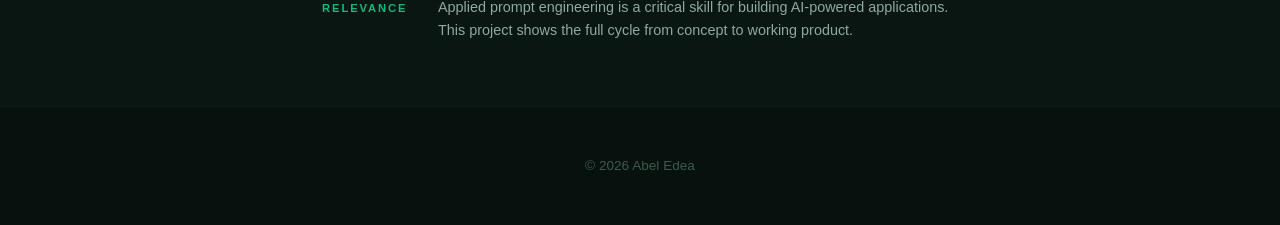
<file: artifact2.html>
<!DOCTYPE html>
<html lang="en">
<head>
  <meta charset="UTF-8">
  <meta name="viewport" content="width=device-width, initial-scale=1.0">
  <title>JobPrep AI – Artifact 2</title>
  <style>
    *, *::before, *::after { margin: 0; padding: 0; box-sizing: border-box; }

    body {
      font-family: "Inter", "Segoe UI", Arial, sans-serif;
      color: #dce8e2;
      background: #0a1612;
      line-height: 1.6;
    }

    a { color: inherit; text-decoration: none; }

    /* Nav */
    .page-nav {
      position: fixed;
      top: 0; left: 0; width: 100%;
      padding: 1.25rem 2rem;
      z-index: 100;
      background: rgba(10, 22, 18, 0.85);
      backdrop-filter: blur(12px);
      -webkit-backdrop-filter: blur(12px);
      border-bottom: 1px solid rgba(255,255,255,0.04);
    }
    .page-nav a { font-size: 0.9rem; font-weight: 600; color: #8fa8a0; transition: color 0.3s; }
    .page-nav a:hover { color: #fff; }

    /* Hero */
    .hero {
      min-height: 60vh;
      display: flex;
      flex-direction: column;
      align-items: center;
      justify-content: center;
      text-align: center;
      padding: 7rem 2rem 3rem;
      background: linear-gradient(180deg, #0a1612 0%, #132a1c 50%, #0a1612 100%);
    }
    .hero h1 {
      font-size: clamp(2.8rem, 7vw, 4.5rem);
      font-weight: 800;
      color: #fff;
      margin-bottom: 0.75rem;
    }
    .hero p {
      font-size: 1.15rem;
      color: #8fa8a0;
      max-width: 500px;
      line-height: 1.7;
      margin-bottom: 2rem;
    }
    .hero .cta {
      display: inline-block;
      padding: 0.8rem 2.2rem;
      border: 2px solid rgba(255,255,255,0.6);
      border-radius: 999px;
      color: #fff;
      font-weight: 600;
      font-size: 0.95rem;
      letter-spacing: 0.04em;
      transition: background 0.3s, border-color 0.3s, transform 0.3s;
    }
    .hero .cta:hover {
      background: rgba(255,255,255,0.1);
      border-color: #fff;
      transform: translateY(-2px);
    }

    /* Section */
    .beat {
      padding: 4rem 2rem;
      text-align: center;
    }
    .beat h2 {
      font-size: clamp(1.8rem, 5vw, 2.8rem);
      font-weight: 800;
      color: #fff;
      margin-bottom: 0.6rem;
    }
    .beat .sub {
      font-size: 1.05rem;
      color: #5f7a6e;
      margin-bottom: 2rem;
      max-width: 500px;
      margin-left: auto;
      margin-right: auto;
    }

    .divider {
      max-width: 900px;
      margin: 0 auto;
      border: none;
      border-top: 1px solid rgba(255,255,255,0.05);
    }

    /* Problem/Solution cards */
    .card-row {
      display: grid;
      grid-template-columns: 1fr 1fr;
      gap: 1.25rem;
      max-width: 750px;
      margin: 0 auto;
    }
    .ps-card {
      padding: 2rem 1.5rem;
      border-radius: 1rem;
      background: rgba(255,255,255,0.03);
      border: 1px solid rgba(255,255,255,0.06);
      text-align: left;
    }
    .ps-card .icon { font-size: 1.8rem; margin-bottom: 0.6rem; }
    .ps-card h3 { font-size: 0.9rem; font-weight: 700; color: #fff; margin-bottom: 0.3rem; }
    .ps-card p { font-size: 0.8rem; color: #5f7a6e; line-height: 1.5; }
    .ps-card--green {
      background: rgba(16,185,129,0.05);
      border-color: rgba(16,185,129,0.12);
    }

    /* Chat demo */
    .chat-wrap {
      max-width: 650px;
      margin: 0 auto;
    }
    .chat-demo {
      display: flex;
      flex-direction: column;
      gap: 0.75rem;
    }
    .bubble {
      padding: 1.1rem 1.4rem;
      border-radius: 1rem;
      max-width: 88%;
      font-size: 0.9rem;
      line-height: 1.6;
    }
    .bubble--user {
      background: rgba(16,185,129,0.1);
      border: 1px solid rgba(16,185,129,0.18);
      align-self: flex-end;
      color: #c2d6cc;
      border-bottom-right-radius: 0.25rem;
    }
    .bubble--ai {
      background: rgba(255,255,255,0.03);
      border: 1px solid rgba(255,255,255,0.07);
      align-self: flex-start;
      color: #8fa8a0;
      border-bottom-left-radius: 0.25rem;
    }
    .bubble-label {
      font-size: 0.65rem;
      text-transform: uppercase;
      letter-spacing: 0.15rem;
      font-weight: 700;
      margin-bottom: 0.35rem;
      display: block;
    }
    .bubble--user .bubble-label { color: #34d399; }
    .bubble--ai .bubble-label { color: #3d5a4a; }
    .bubble--ai ul { list-style: none; padding: 0; margin-top: 0.4rem; }
    .bubble--ai li { padding-left: 1rem; position: relative; margin-bottom: 0.3rem; }
    .bubble--ai li::before { content: "→"; position: absolute; left: 0; color: #10b981; }

    /* Steps */
    .steps {
      display: grid;
      grid-template-columns: repeat(3, 1fr);
      gap: 1.25rem;
      max-width: 750px;
      margin: 0 auto;
    }
    .step {
      padding: 2rem 1.25rem;
      border-radius: 1rem;
      background: rgba(255,255,255,0.03);
      border: 1px solid rgba(255,255,255,0.06);
      text-align: center;
    }
    .step-num {
      display: inline-flex;
      align-items: center;
      justify-content: center;
      width: 2.2rem; height: 2.2rem;
      border-radius: 50%;
      background: rgba(16,185,129,0.1);
      color: #10b981;
      font-weight: 800;
      font-size: 0.9rem;
      margin-bottom: 0.75rem;
    }
    .step h3 { font-size: 0.9rem; font-weight: 700; color: #fff; margin-bottom: 0.3rem; }
    .step p { font-size: 0.8rem; color: #5f7a6e; line-height: 1.5; }

    /* Takeaway */
    .takeaway {
      max-width: 600px;
      margin: 0 auto;
      padding: 3.5rem 2rem;
      text-align: center;
    }
    .takeaway p {
      font-size: clamp(1.1rem, 3vw, 1.35rem);
      font-weight: 700;
      color: #fff;
      line-height: 1.5;
    }
    .takeaway .sub {
      font-size: 0.85rem;
      font-weight: 400;
      color: #5f7a6e;
      margin-top: 0.75rem;
    }

    /* Project info */
    .project-info {
      max-width: 700px;
      margin: 0 auto;
      padding: 4rem 2rem;
    }
    .project-info h2 {
      font-size: 1.4rem;
      font-weight: 800;
      color: #fff;
      text-align: center;
      margin-bottom: 2rem;
    }
    .info-list {
      display: flex;
      flex-direction: column;
      gap: 1.25rem;
    }
    .info-item {
      display: flex;
      gap: 1rem;
      align-items: baseline;
    }
    .info-label {
      flex-shrink: 0;
      width: 100px;
      font-size: 0.7rem;
      font-weight: 700;
      text-transform: uppercase;
      letter-spacing: 0.12rem;
      color: #10b981;
    }
    .info-text {
      font-size: 0.9rem;
      color: #8fa8a0;
      line-height: 1.6;
    }

    /* Footer */
    .page-footer {
      text-align: center;
      padding: 3rem 2rem;
      background: #07110d;
      color: #3d5a4a;
      font-size: 0.85rem;
      border-top: 1px solid rgba(255,255,255,0.04);
    }

    @media (max-width: 640px) {
      .hero { padding: 6rem 1.5rem 2rem; }
      .beat { padding: 3rem 1.5rem; }
      .card-row { grid-template-columns: 1fr; }
      .steps { grid-template-columns: 1fr; }
      .bubble { max-width: 95%; }
    }
  </style>
</head>
<body>

  <nav class="page-nav">
    <a href="index.html">← Back to Portfolio</a>
  </nav>

  <!-- Hero -->
  <section class="hero">
    <h1>JobPrep AI</h1>
    <p>An AI assistant that helps you prepare for technical and behavioral interviews.</p>
    <a href="https://chatgpt.com/g/g-69ab0d5b416481919189e1d19e6351da-jobprep-ai" class="cta" target="_blank" rel="noopener">
      Try It Live →
    </a>
  </section>

  <!-- Problem vs Solution -->
  <section class="beat">
    <h2>The Problem</h2>
    <p class="sub">Interview prep is stressful, scattered, and generic.</p>

    <div class="card-row">
      <div class="ps-card">
        <div class="icon">😰</div>
        <h3>High Pressure</h3>
        <p>Interviews are unpredictable and hard to prepare for</p>
      </div>
      <div class="ps-card">
        <div class="icon">🤷</div>
        <h3>No Direction</h3>
        <p>Candidates don't know what to study</p>
      </div>
      <div class="ps-card">
        <div class="icon">😶</div>
        <h3>Hard to Practice</h3>
        <p>Structuring clear answers takes real repetition</p>
      </div>
      <div class="ps-card">
        <div class="icon">📄</div>
        <h3>Generic Resources</h3>
        <p>Most prep content isn't tailored to your role</p>
      </div>
    </div>
  </section>

  <hr class="divider">

  <section class="beat">
    <h2>The Solution</h2>
    <p class="sub">Personalized prep, generated in seconds.</p>

    <div class="card-row">
      <div class="ps-card ps-card--green">
        <div class="icon">🎯</div>
        <h3>Targeted Questions</h3>
        <p>Practice questions based on the specific role</p>
      </div>
      <div class="ps-card ps-card--green">
        <div class="icon">📚</div>
        <h3>Study Plan</h3>
        <p>Key topics organized so nothing gets missed</p>
      </div>
      <div class="ps-card ps-card--green">
        <div class="icon">🗂️</div>
        <h3>Answer Frameworks</h3>
        <p>Structured guidance for clear, confident responses</p>
      </div>
      <div class="ps-card ps-card--green">
        <div class="icon">⚙️</div>
        <h3>Technical + Behavioral</h3>
        <p>Covers both sides of the interview</p>
      </div>
    </div>
  </section>

  <hr class="divider">

  <!-- Chat demo -->
  <section class="beat">
    <h2>See It in Action</h2>
    <p class="sub">Tell it the role. It builds your prep plan.</p>

    <div class="chat-wrap">
      <div class="chat-demo">
        <div class="bubble bubble--user">
          <span class="bubble-label">You</span>
          I have an embedded systems interview next week. Help me prepare.
        </div>
        <div class="bubble bubble--ai">
          <span class="bubble-label">JobPrep AI</span>
          <ul>
            <li>Key topics: memory management, interrupts, drivers, debugging</li>
            <li>5 likely technical questions with answer outlines</li>
            <li>3 behavioral questions with STAR framework</li>
            <li>Day-by-day study plan for the week</li>
          </ul>
        </div>
      </div>
    </div>
  </section>

  <hr class="divider">

  <!-- How it works -->
  <section class="beat">
    <h2>How It Works</h2>
    <p class="sub">Three steps. No signup.</p>

    <div class="steps">
      <div class="step">
        <span class="step-num">1</span>
        <h3>Share the Role</h3>
        <p>Tell it the job, company, or interview type</p>
      </div>
      <div class="step">
        <span class="step-num">2</span>
        <h3>Get a Plan</h3>
        <p>Receive topics, questions, and prep guidance</p>
      </div>
      <div class="step">
        <span class="step-num">3</span>
        <h3>Practice</h3>
        <p>Iterate on answers until you're confident</p>
      </div>
    </div>
  </section>

  <hr class="divider">

  <!-- About This Project -->
  <section class="project-info">
    <h2>About This Project</h2>
    <div class="info-list">
      <div class="info-item">
        <span class="info-label">Objective</span>
        <span class="info-text">Build a practical AI-powered tool that helps users prepare for technical and behavioral interviews with personalized, role-specific guidance.</span>
      </div>
      <div class="info-item">
        <span class="info-label">Process</span>
        <span class="info-text">Designed the prompt architecture, tested it across multiple interview scenarios (embedded systems, software engineering, data science), and refined outputs until they felt like real coaching.</span>
      </div>
      <div class="info-item">
        <span class="info-label">Tools</span>
        <span class="info-text">OpenAI GPT, prompt engineering, iterative testing, and web interface design.</span>
      </div>
      <div class="info-item">
        <span class="info-label">Value</span>
        <span class="info-text">Demonstrates how generative AI can be shaped into user-focused products through careful prompt design — turning a raw language model into something genuinely useful.</span>
      </div>
      <div class="info-item">
        <span class="info-label">Relevance</span>
        <span class="info-text">Applied prompt engineering is a critical skill for building AI-powered applications. This project shows the full cycle from concept to working product.</span>
      </div>
    </div>
  </section>

  <footer class="page-footer">
    © 2026 Abel Edea
  </footer>

</body>
</html>
</file>
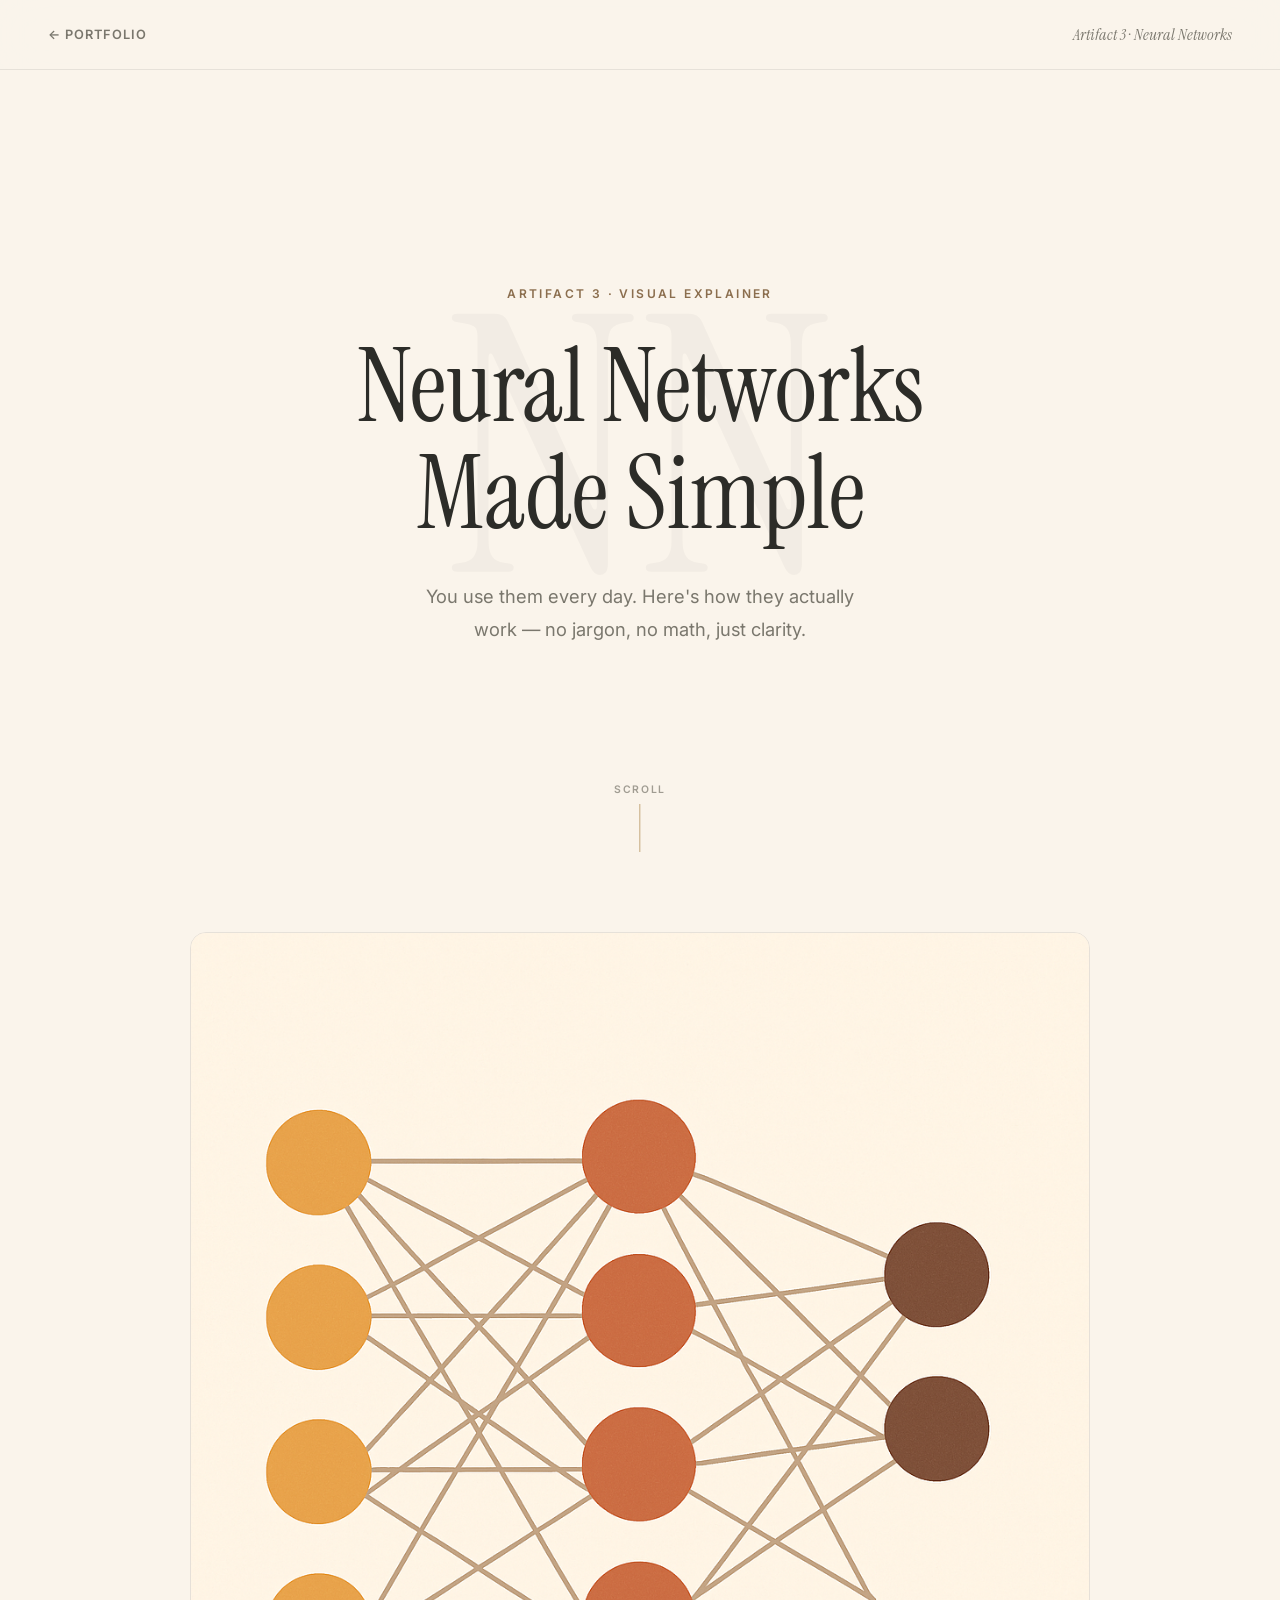
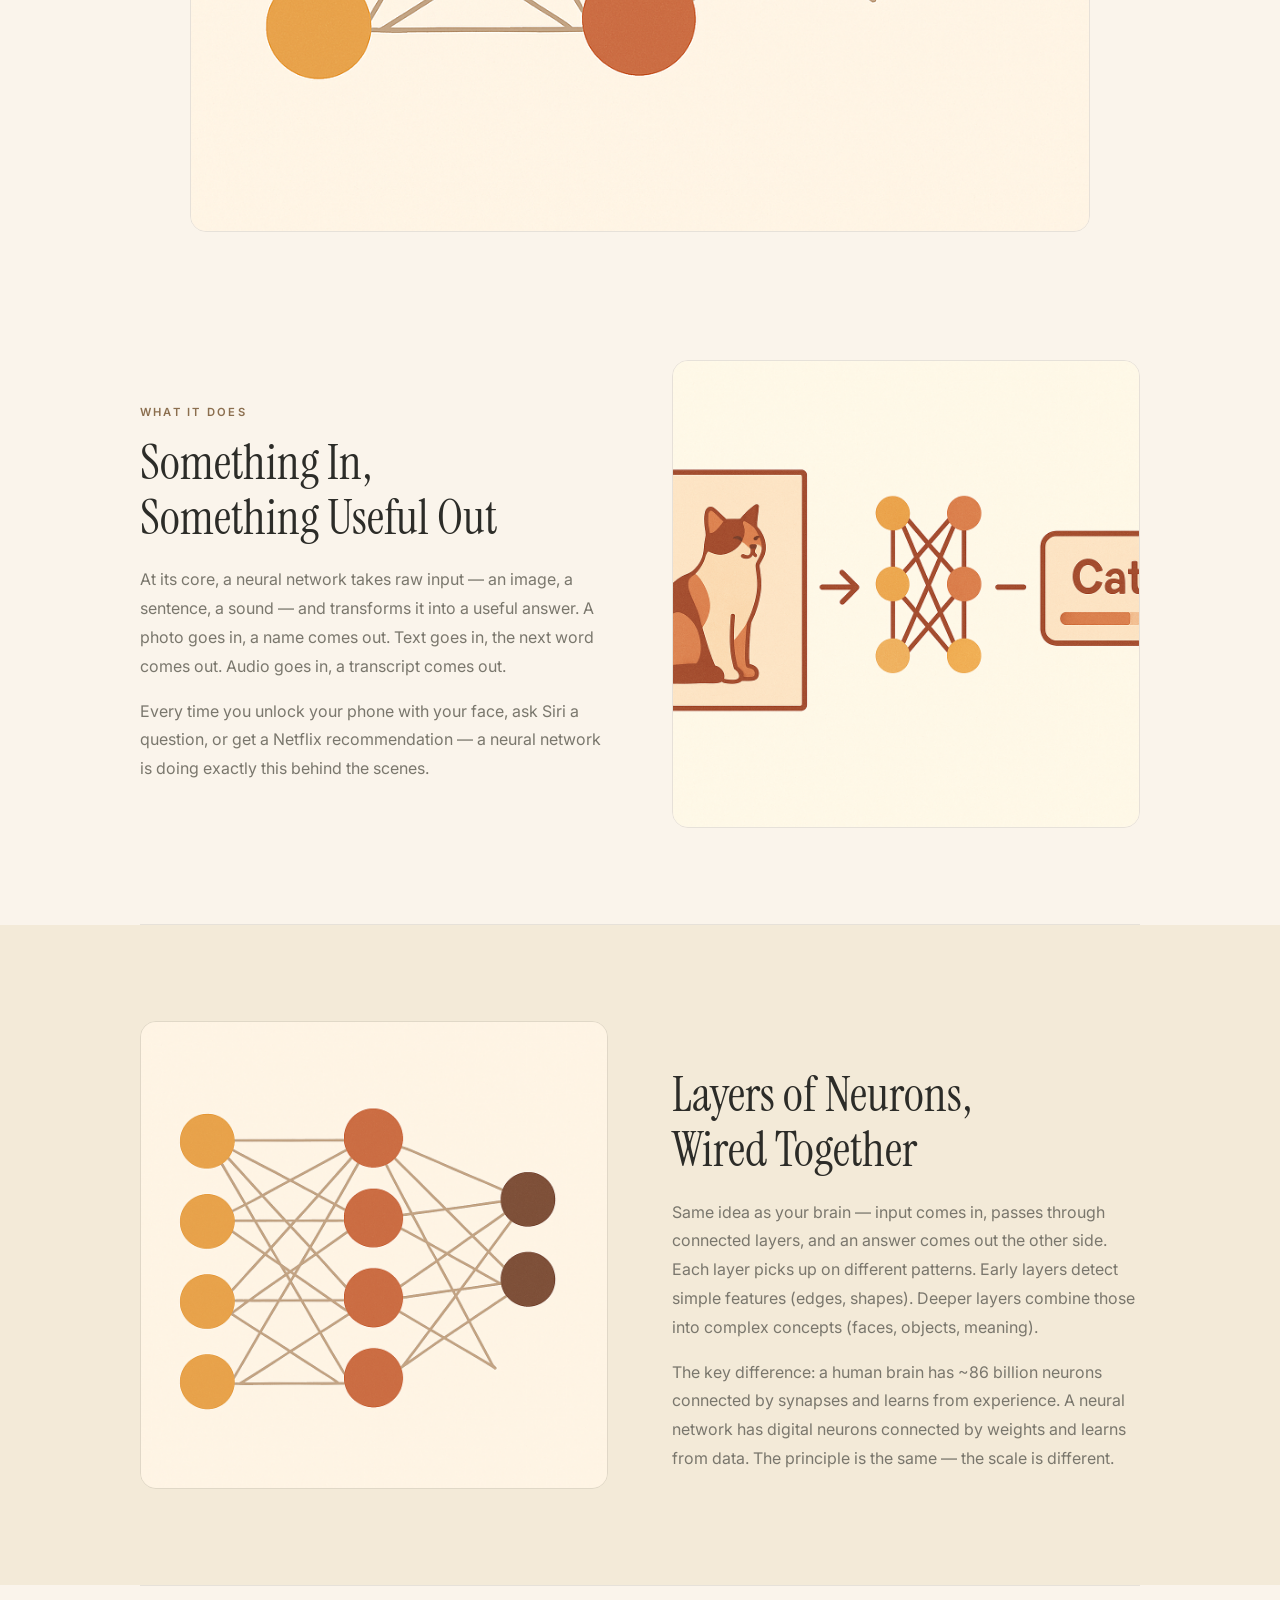
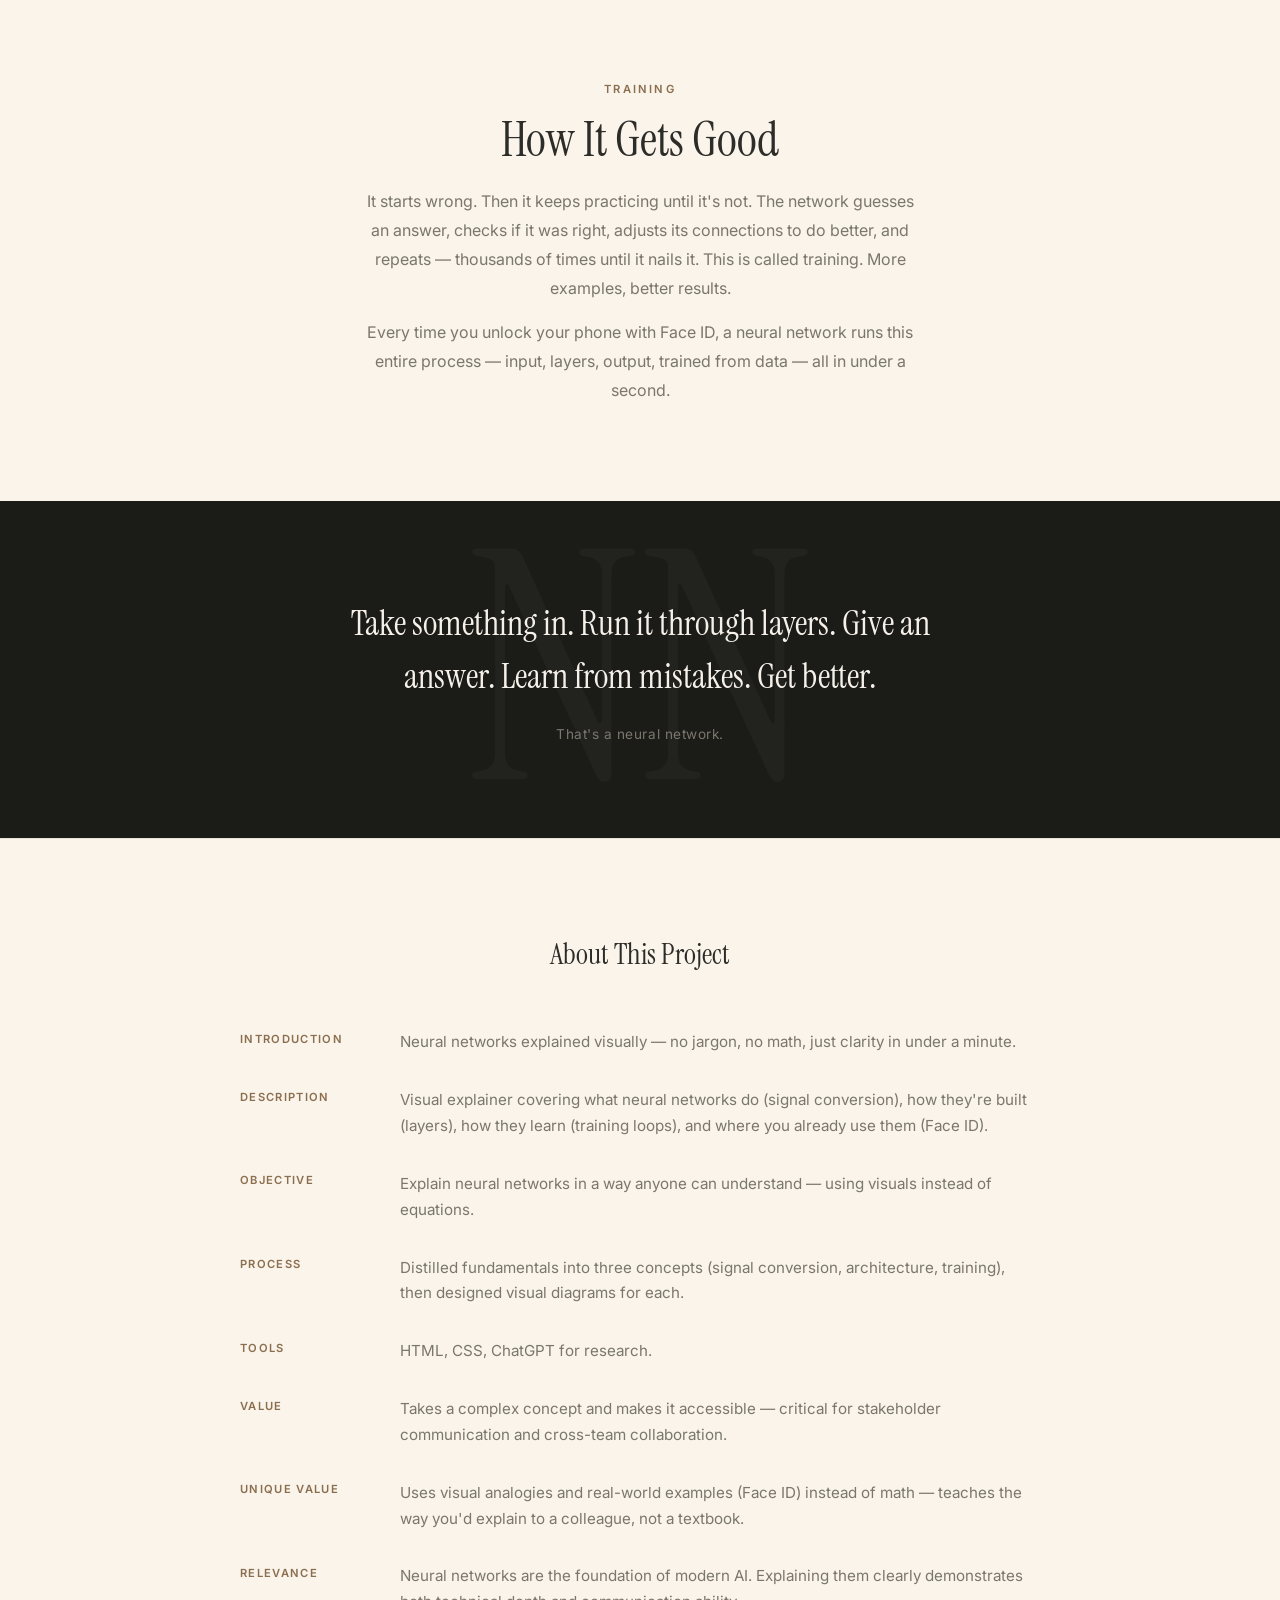
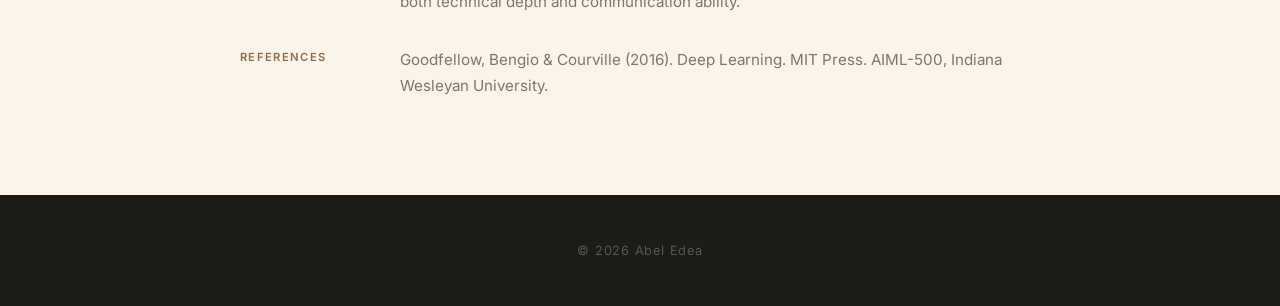
<file: artifact3.html>
<!DOCTYPE html>
<html lang="en">
<head>
  <meta charset="UTF-8">
  <meta name="viewport" content="width=device-width, initial-scale=1.0">
  <title>Neural Networks Made Simple – Abel Edea</title>
  <link rel="preconnect" href="https://fonts.googleapis.com">
  <link rel="preconnect" href="https://fonts.gstatic.com" crossorigin>
  <link href="https://fonts.googleapis.com/css2?family=Instrument+Serif:ital@0;1&family=Inter:wght@400;500;600;700&display=swap" rel="stylesheet">
  <style>
    *, *::before, *::after { margin: 0; padding: 0; box-sizing: border-box; }
    html { scroll-behavior: smooth; }

    :root {
      --bg: #FAF4EB;
      --bg-warm: #F3EAD8;
      --bg-dark: #1B1B18;
      --text: #2C2C28;
      --text-muted: #7A776D;
      --text-light: #A09C92;
      --accent: #8B6E4E;
      --accent-light: #C4A97D;
      --border: rgba(0,0,0,0.08);
      --serif: 'Instrument Serif', Georgia, serif;
      --sans: 'Inter', system-ui, sans-serif;
    }

    body {
      font-family: var(--sans);
      color: var(--text);
      background: var(--bg);
      -webkit-font-smoothing: antialiased;
    }

    a { color: inherit; text-decoration: none; }
    img { display: block; max-width: 100%; height: auto; }

    .nav {
      position: fixed; top: 0; left: 0; width: 100%;
      padding: 1.5rem 3rem; z-index: 100;
      display: flex; justify-content: space-between; align-items: center;
      background: rgba(250, 244, 235, 0.85);
      backdrop-filter: blur(20px); -webkit-backdrop-filter: blur(20px);
      border-bottom: 1px solid var(--border);
    }
    .nav-back {
      font-size: 0.8rem; font-weight: 600; letter-spacing: 0.08em;
      text-transform: uppercase; color: var(--text-muted); transition: color 0.3s;
    }
    .nav-back:hover { color: var(--text); }
    .nav-title {
      font-family: var(--serif); font-size: 1rem;
      color: var(--text-muted); font-style: italic;
    }

    .hero {
      min-height: 100vh;
      display: flex; flex-direction: column;
      align-items: center; justify-content: center;
      text-align: center; padding: 8rem 2rem 6rem;
      position: relative; overflow: hidden;
    }
    .hero-bg {
      position: absolute; top: 50%; left: 50%;
      transform: translate(-50%, -50%);
      font-family: var(--serif);
      font-size: clamp(12rem, 28vw, 24rem);
      font-weight: 400; color: rgba(0,0,0,0.03);
      line-height: 1; pointer-events: none; user-select: none;
    }
    .hero-label {
      font-size: 0.75rem; font-weight: 600; letter-spacing: 0.2em;
      text-transform: uppercase; color: var(--accent);
      margin-bottom: 2rem; position: relative;
    }
    .hero h1 {
      font-family: var(--serif);
      font-size: clamp(3rem, 8vw, 6.5rem);
      font-weight: 400; line-height: 1.05; color: var(--text);
      margin-bottom: 2rem; max-width: 850px; position: relative;
    }
    .hero-sub {
      font-size: 1.15rem; color: var(--text-muted);
      max-width: 460px; line-height: 1.8; position: relative;
    }
    .hero-scroll {
      position: absolute; bottom: 3rem; left: 50%;
      transform: translateX(-50%);
      display: flex; flex-direction: column; align-items: center; gap: 0.5rem;
    }
    .hero-scroll span {
      font-size: 0.65rem; font-weight: 600; letter-spacing: 0.15em;
      text-transform: uppercase; color: var(--text-light);
    }
    .scroll-line {
      width: 1px; height: 48px; background: var(--accent-light);
      animation: scroll-pulse 2s ease-in-out infinite;
    }
    @keyframes scroll-pulse {
      0%, 100% { opacity: 0.3; transform: scaleY(0.6); }
      50% { opacity: 1; transform: scaleY(1); }
    }

    .section { padding: 6rem 3rem; position: relative; }
    .section--warm { background: var(--bg-warm); }
    .section-inner { max-width: 1000px; margin: 0 auto; }

    .reveal {
      opacity: 0; transform: translateY(40px);
      transition: opacity 0.8s cubic-bezier(0.23, 1, 0.32, 1),
                  transform 0.8s cubic-bezier(0.23, 1, 0.32, 1);
    }
    .reveal.visible { opacity: 1; transform: translateY(0); }
    .reveal-delay-1 { transition-delay: 0.1s; }
    .reveal-delay-2 { transition-delay: 0.2s; }
    .reveal-delay-3 { transition-delay: 0.3s; }

    .two-col {
      display: grid; grid-template-columns: 1fr 1fr;
      gap: 4rem; align-items: center;
    }
    .two-col--reverse .col-text { order: 2; }
    .two-col--reverse .col-visual { order: 1; }

    .section-label {
      font-size: 0.7rem; font-weight: 600; letter-spacing: 0.2em;
      text-transform: uppercase; color: var(--accent);
      margin-bottom: 1rem; display: block;
    }
    .section-title {
      font-family: var(--serif);
      font-size: clamp(2rem, 4vw, 3rem);
      font-weight: 400; line-height: 1.15; color: var(--text);
      margin-bottom: 1.25rem;
    }
    .section-text {
      font-size: 1rem; color: var(--text-muted); line-height: 1.8;
    }
    .section-text + .section-text { margin-top: 1rem; }

    .img-frame {
      border-radius: 1rem; overflow: hidden; border: 1px solid var(--border);
    }
    .img-frame img { width: 100%; display: block; }

    .full-image {
      max-width: 900px; margin: 0 auto;
      border-radius: 1rem; overflow: hidden; border: 1px solid var(--border);
    }
    .full-image img { width: 100%; display: block; }

    .divider {
      max-width: 1000px; margin: 0 auto;
      border: none; border-top: 1px solid var(--border);
    }

    /* ── Centered section ──────────────────── */
    .centered-section {
      text-align: center;
      max-width: 700px;
      margin: 0 auto;
    }
    .centered-section .section-text {
      margin-left: auto;
      margin-right: auto;
      max-width: 560px;
    }

    .takeaway {
      padding: 6rem 3rem; text-align: center;
      background: var(--bg-dark); color: #E8E4DC;
      position: relative; overflow: hidden;
    }
    .takeaway-bg {
      position: absolute; top: 50%; left: 50%;
      transform: translate(-50%, -50%);
      font-family: var(--serif);
      font-size: clamp(10rem, 25vw, 20rem);
      font-weight: 400; color: rgba(255,255,255,0.03);
      line-height: 1; pointer-events: none; user-select: none;
    }
    .takeaway-inner { max-width: 650px; margin: 0 auto; position: relative; }
    .takeaway-text {
      font-family: var(--serif);
      font-size: clamp(1.6rem, 3.5vw, 2.2rem);
      font-weight: 400; line-height: 1.5; color: #F5F0E8;
    }
    .takeaway-sub { margin-top: 1.5rem; font-size: 0.85rem; color: #7A776D; letter-spacing: 0.04em; }

    .project-info { padding: 6rem 3rem; border-top: 1px solid var(--border); }
    .project-info-inner { max-width: 800px; margin: 0 auto; }
    .project-info h2 {
      font-family: var(--serif); font-size: 1.8rem;
      font-weight: 400; color: var(--text);
      text-align: center; margin-bottom: 3.5rem;
    }
    .info-grid { display: grid; grid-template-columns: 120px 1fr; gap: 2rem 2.5rem; }
    .info-label {
      font-size: 0.7rem; font-weight: 600; letter-spacing: 0.12em;
      text-transform: uppercase; color: var(--accent); padding-top: 0.15rem;
    }
    .info-text { font-size: 0.95rem; color: var(--text-muted); line-height: 1.7; }

    .footer {
      text-align: center; padding: 3rem 2rem;
      background: var(--bg-dark); color: #5A574F;
      font-size: 0.8rem; letter-spacing: 0.06em;
    }

    @media (max-width: 900px) {
      .nav { padding: 1.25rem 1.5rem; }
      .section { padding: 4rem 1.5rem; }
      .two-col { grid-template-columns: 1fr; gap: 2.5rem; }
      .two-col--reverse .col-text,
      .two-col--reverse .col-visual { order: unset; }
      .info-grid { grid-template-columns: 1fr; gap: 0.5rem 0; }
      .info-label { padding-top: 1rem; }
      .takeaway { padding: 5rem 1.5rem; }
      .project-info { padding: 4rem 1.5rem; }
    }
    @media (max-width: 600px) {
      .hero h1 { font-size: clamp(2.5rem, 12vw, 4rem); }
    }
  </style>
</head>
<body>

  <nav class="nav">
    <a href="index.html" class="nav-back">← Portfolio</a>
    <span class="nav-title">Artifact 3 · Neural Networks</span>
  </nav>

  <section class="hero">
    <div class="hero-bg" aria-hidden="true">NN</div>
    <span class="hero-label reveal">Artifact 3 · Visual explainer</span>
    <h1 class="reveal reveal-delay-1">Neural Networks<br>Made Simple</h1>
    <p class="hero-sub reveal reveal-delay-2">You use them every day. Here's how they actually work — no jargon, no math, just clarity.</p>
    <div class="hero-scroll">
      <span>Scroll</span>
      <div class="scroll-line"></div>
    </div>
  </section>

  <!-- Full-width network image -->
  <section class="section" style="padding-top: 2rem; padding-bottom: 2rem;">
    <div class="full-image reveal">
      <img src="assets/a3-network.png" alt="Neural network architecture — three layers of warm-colored nodes connected by lines">
    </div>
  </section>

  <!-- What It Does -->
  <section class="section">
    <div class="section-inner">
      <div class="two-col">
        <div class="col-text">
          <span class="section-label reveal">What It Does</span>
          <h2 class="section-title reveal reveal-delay-1">Something In,<br>Something Useful Out</h2>
          <p class="section-text reveal reveal-delay-2">At its core, a neural network takes raw input — an image, a sentence, a sound — and transforms it into a useful answer. A photo goes in, a name comes out. Text goes in, the next word comes out. Audio goes in, a transcript comes out.</p>
          <p class="section-text reveal reveal-delay-3">Every time you unlock your phone with your face, ask Siri a question, or get a Netflix recommendation — a neural network is doing exactly this behind the scenes.</p>
        </div>
        <div class="col-visual">
          <div class="img-frame reveal reveal-delay-2">
            <img src="assets/a3-classification.png" alt="Image classification — cat photo goes through neural network, outputs 'Cat' label">
          </div>
        </div>
      </div>
    </div>
  </section>

  <hr class="divider">

  <!-- The Architecture -->
  <section class="section section--warm">
    <div class="section-inner">
      <div class="two-col two-col--reverse">
        <div class="col-text">
          <span class="section-label reveal">The Architecture</span>
          <h2 class="section-title reveal reveal-delay-1">Layers of Neurons,<br>Wired Together</h2>
          <p class="section-text reveal reveal-delay-2">Same idea as your brain — input comes in, passes through connected layers, and an answer comes out the other side. Each layer picks up on different patterns. Early layers detect simple features (edges, shapes). Deeper layers combine those into complex concepts (faces, objects, meaning).</p>
          <p class="section-text reveal reveal-delay-3">The key difference: a human brain has ~86 billion neurons connected by synapses and learns from experience. A neural network has digital neurons connected by weights and learns from data. The principle is the same — the scale is different.</p>
        </div>
        <div class="col-visual">
          <div class="img-frame reveal reveal-delay-2">
            <img src="assets/a3-network.png" alt="Neural network diagram — input, hidden, and output layers with connections">
          </div>
        </div>
      </div>
    </div>
  </section>

  <hr class="divider">

  <!-- How It Learns -->
  <section class="section">
    <div class="section-inner">
      <div class="centered-section">
        <span class="section-label reveal">Training</span>
        <h2 class="section-title reveal reveal-delay-1">How It Gets Good</h2>
        <p class="section-text reveal reveal-delay-2">It starts wrong. Then it keeps practicing until it's not. The network guesses an answer, checks if it was right, adjusts its connections to do better, and repeats — thousands of times until it nails it. This is called training. More examples, better results.</p>
        <p class="section-text reveal reveal-delay-3">Every time you unlock your phone with Face ID, a neural network runs this entire process — input, layers, output, trained from data — all in under a second.</p>
      </div>
    </div>
  </section>

  <section class="takeaway">
    <div class="takeaway-bg" aria-hidden="true">NN</div>
    <div class="takeaway-inner reveal">
      <p class="takeaway-text">Take something in. Run it through layers. Give an answer. Learn from mistakes. Get better.</p>
      <p class="takeaway-sub">That's a neural network.</p>
    </div>
  </section>

  <section class="project-info">
    <div class="project-info-inner">
      <h2 class="reveal">About This Project</h2>
      <div class="info-grid reveal reveal-delay-1">
        <span class="info-label">Introduction</span>
        <span class="info-text">Neural networks explained visually — no jargon, no math, just clarity in under a minute.</span>

        <span class="info-label">Description</span>
        <span class="info-text">Visual explainer covering what neural networks do (signal conversion), how they're built (layers), how they learn (training loops), and where you already use them (Face ID).</span>

        <span class="info-label">Objective</span>
        <span class="info-text">Explain neural networks in a way anyone can understand — using visuals instead of equations.</span>

        <span class="info-label">Process</span>
        <span class="info-text">Distilled fundamentals into three concepts (signal conversion, architecture, training), then designed visual diagrams for each.</span>

        <span class="info-label">Tools</span>
        <span class="info-text">HTML, CSS, ChatGPT for research.</span>

        <span class="info-label">Value</span>
        <span class="info-text">Takes a complex concept and makes it accessible — critical for stakeholder communication and cross-team collaboration.</span>

        <span class="info-label">Unique Value</span>
        <span class="info-text">Uses visual analogies and real-world examples (Face ID) instead of math — teaches the way you'd explain to a colleague, not a textbook.</span>

        <span class="info-label">Relevance</span>
        <span class="info-text">Neural networks are the foundation of modern AI. Explaining them clearly demonstrates both technical depth and communication ability.</span>

        <span class="info-label">References</span>
        <span class="info-text">Goodfellow, Bengio & Courville (2016). Deep Learning. MIT Press. AIML-500, Indiana Wesleyan University.</span>
      </div>
    </div>
  </section>

  <footer class="footer">
    © 2026 Abel Edea
  </footer>

  <script>
    const observer = new IntersectionObserver((entries) => {
      entries.forEach(entry => {
        if (entry.isIntersecting) {
          entry.target.classList.add('visible');
        }
      });
    }, { threshold: 0.15, rootMargin: '0px 0px -40px 0px' });

    document.querySelectorAll('.reveal').forEach(el => observer.observe(el));
  </script>

</body>
</html>
</file>
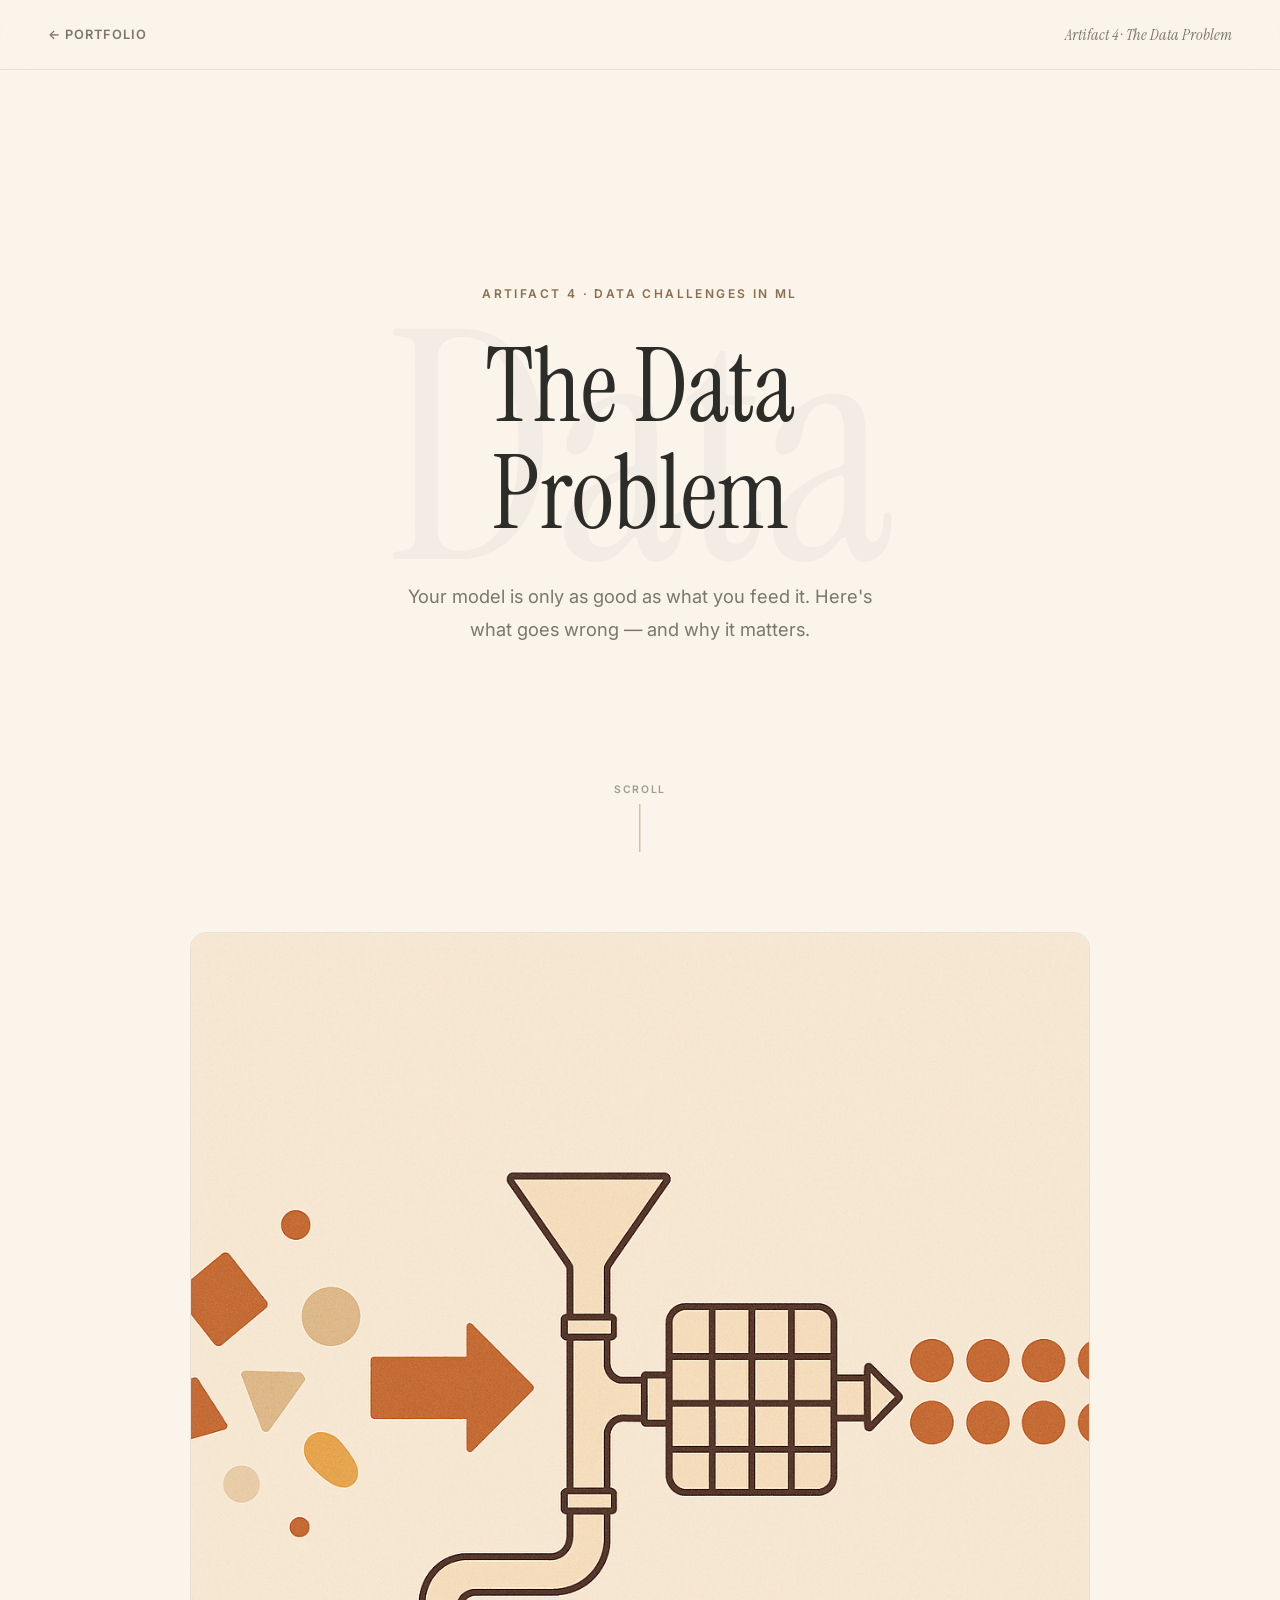
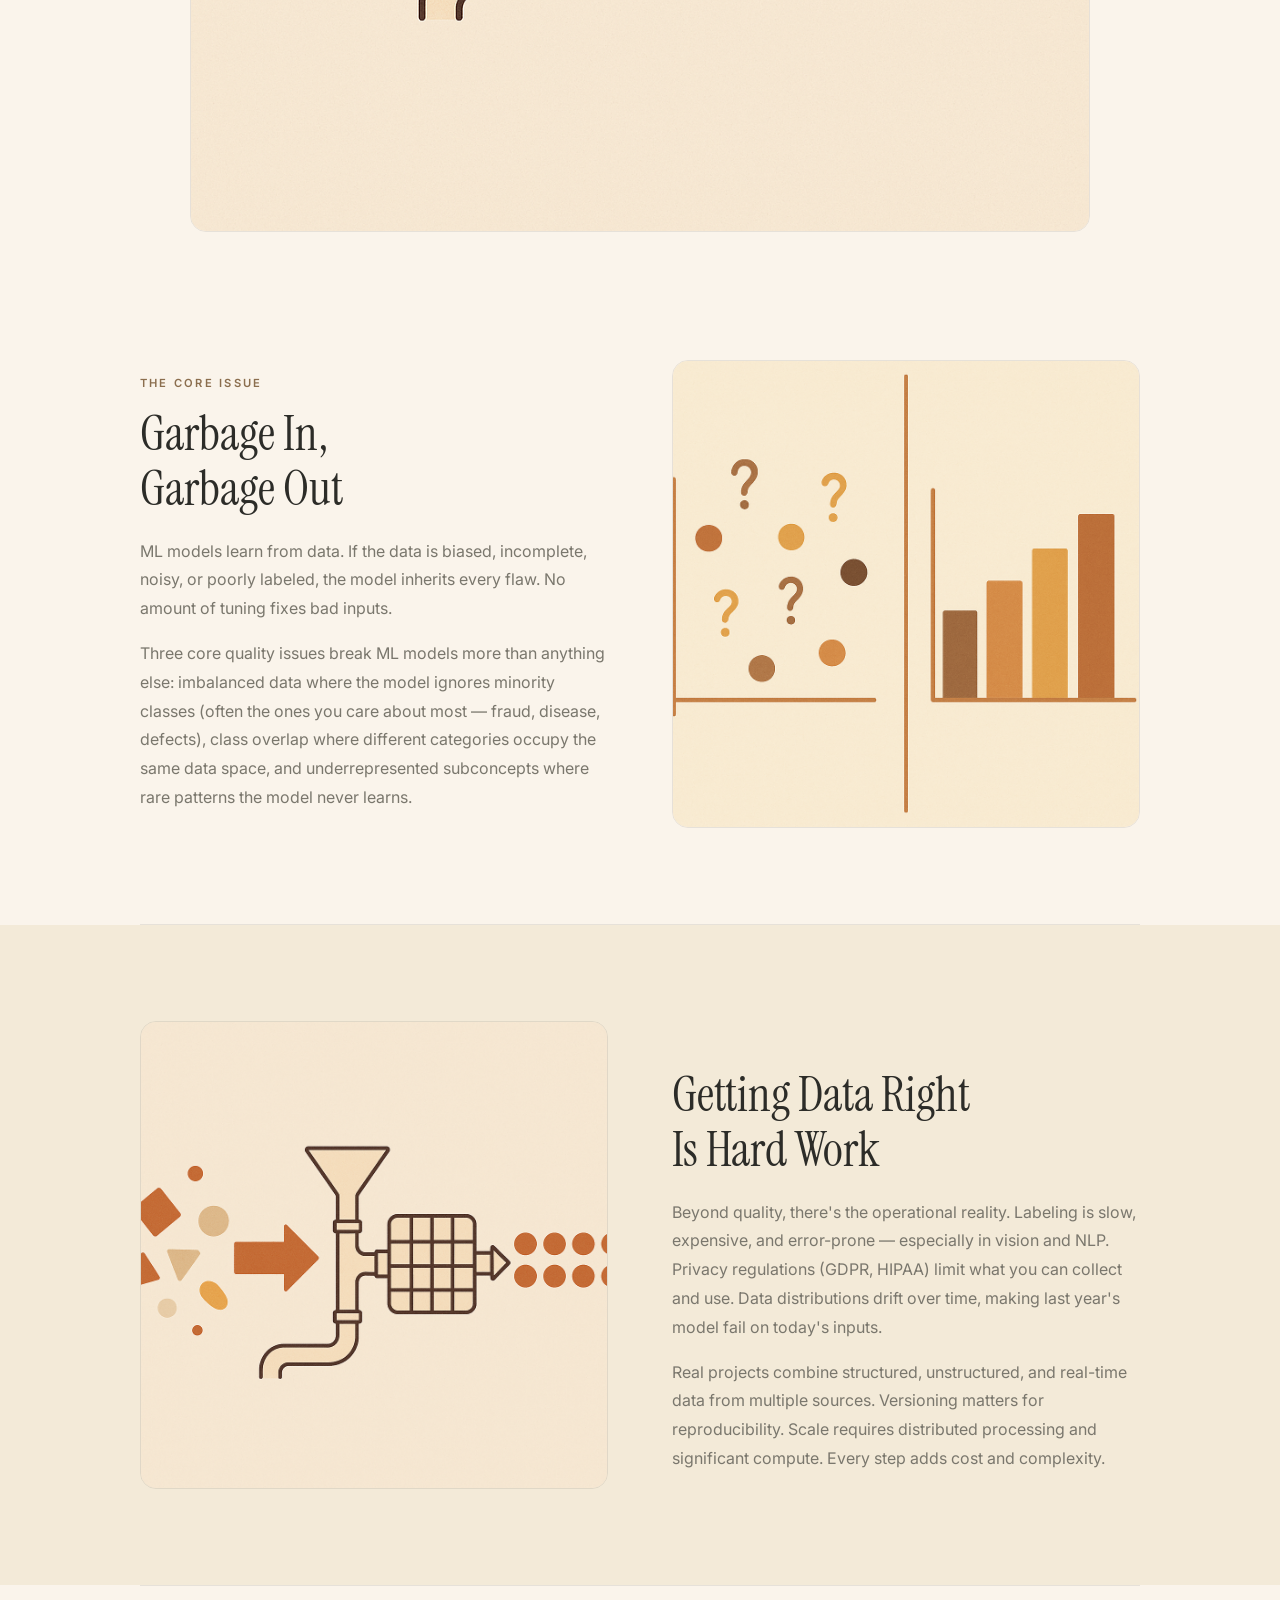
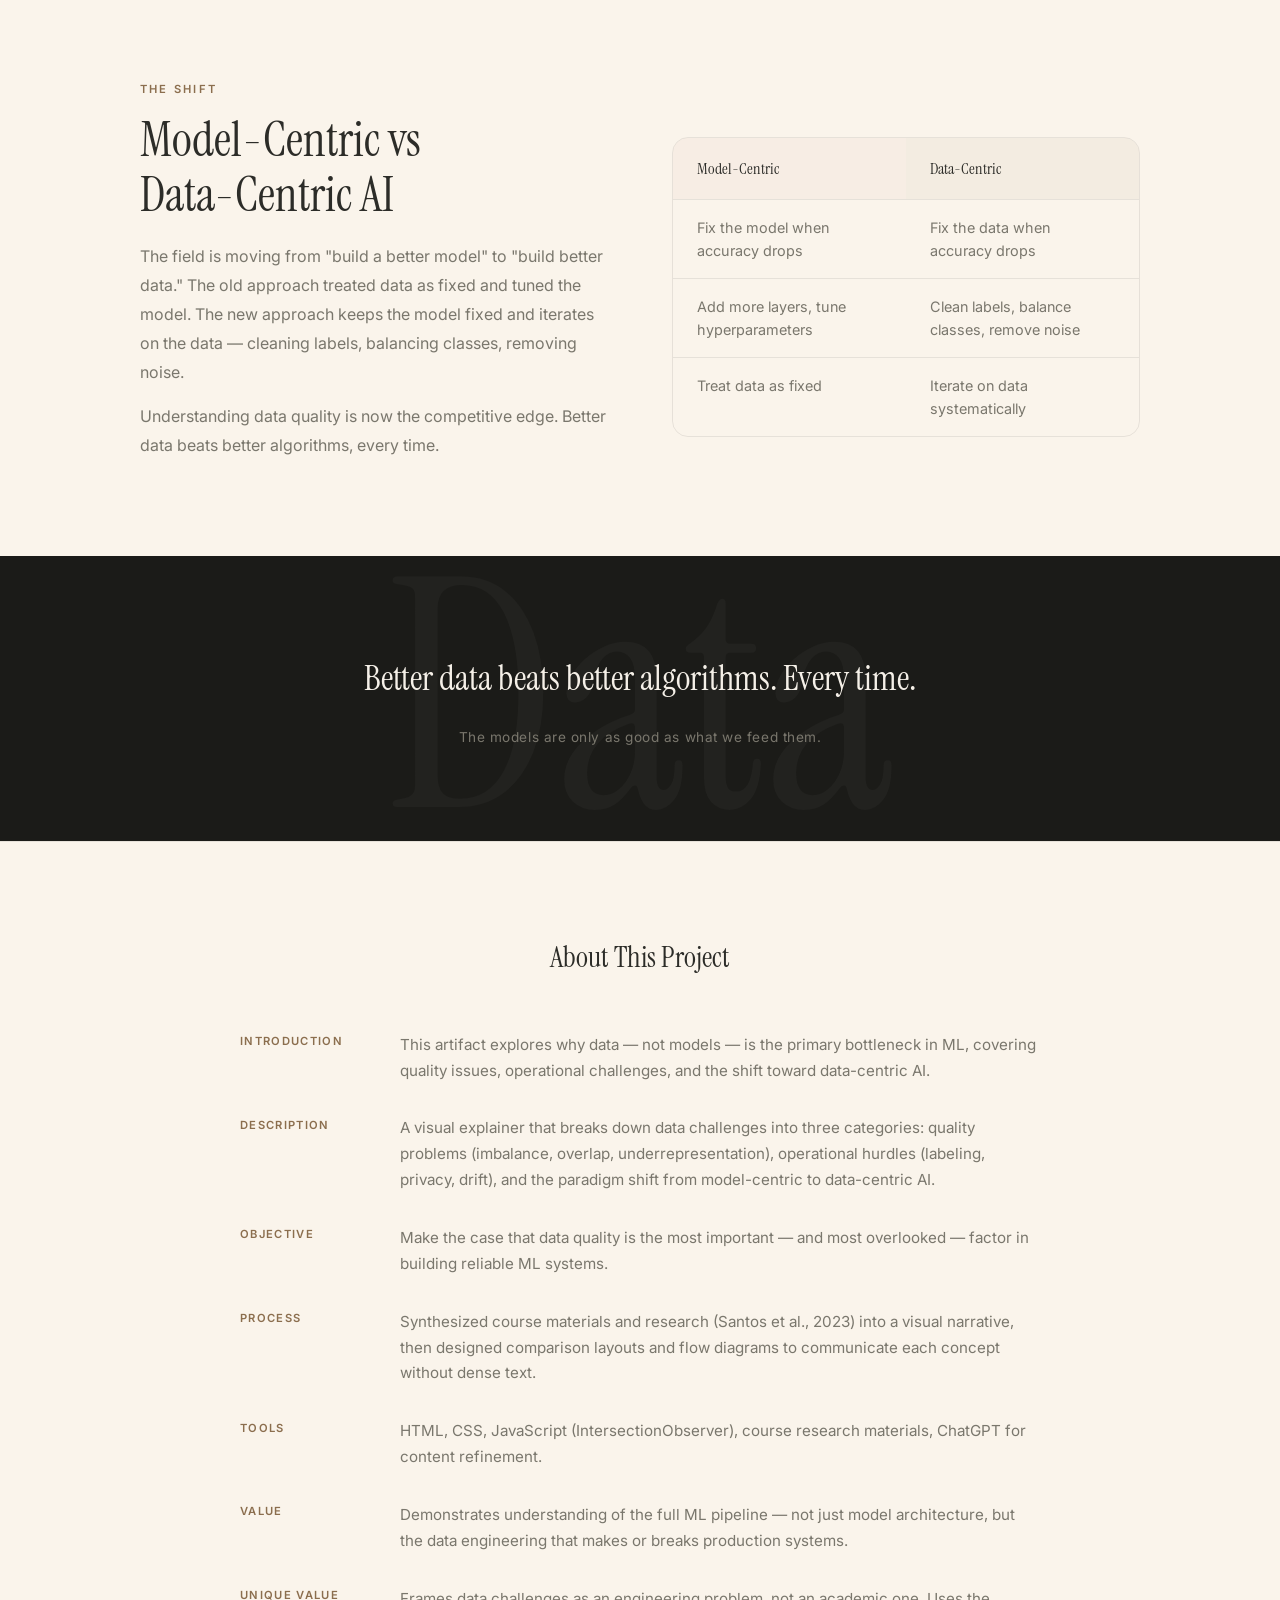
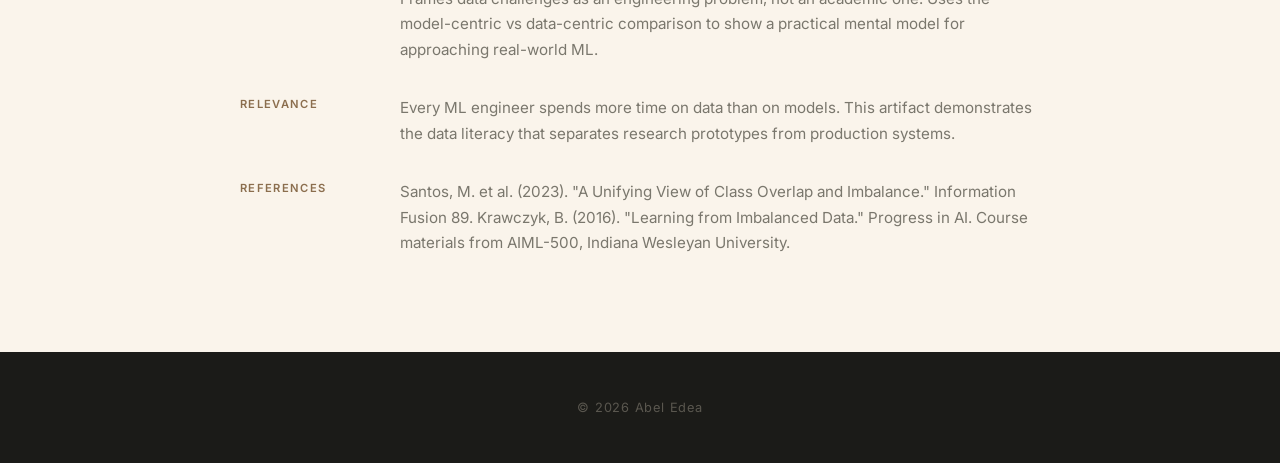
<file: artifact4.html>
<!DOCTYPE html>
<html lang="en">
<head>
  <meta charset="UTF-8">
  <meta name="viewport" content="width=device-width, initial-scale=1.0">
  <title>The Data Problem – Abel Edea</title>
  <link rel="preconnect" href="https://fonts.googleapis.com">
  <link rel="preconnect" href="https://fonts.gstatic.com" crossorigin>
  <link href="https://fonts.googleapis.com/css2?family=Instrument+Serif:ital@0;1&family=Inter:wght@400;500;600;700&display=swap" rel="stylesheet">
  <style>
    *, *::before, *::after { margin: 0; padding: 0; box-sizing: border-box; }
    html { scroll-behavior: smooth; }

    :root {
      --bg: #FAF4EB;
      --bg-warm: #F3EAD8;
      --bg-dark: #1B1B18;
      --text: #2C2C28;
      --text-muted: #7A776D;
      --text-light: #A09C92;
      --accent: #8B6E4E;
      --accent-light: #C4A97D;
      --border: rgba(0,0,0,0.08);
      --serif: 'Instrument Serif', Georgia, serif;
      --sans: 'Inter', system-ui, sans-serif;
    }

    body {
      font-family: var(--sans);
      color: var(--text);
      background: var(--bg);
      -webkit-font-smoothing: antialiased;
    }

    a { color: inherit; text-decoration: none; }
    img { display: block; max-width: 100%; height: auto; }

    .nav {
      position: fixed; top: 0; left: 0; width: 100%;
      padding: 1.5rem 3rem; z-index: 100;
      display: flex; justify-content: space-between; align-items: center;
      background: rgba(250, 244, 235, 0.85);
      backdrop-filter: blur(20px); -webkit-backdrop-filter: blur(20px);
      border-bottom: 1px solid var(--border);
    }
    .nav-back {
      font-size: 0.8rem; font-weight: 600; letter-spacing: 0.08em;
      text-transform: uppercase; color: var(--text-muted); transition: color 0.3s;
    }
    .nav-back:hover { color: var(--text); }
    .nav-title {
      font-family: var(--serif); font-size: 1rem;
      color: var(--text-muted); font-style: italic;
    }

    .hero {
      min-height: 100vh;
      display: flex; flex-direction: column;
      align-items: center; justify-content: center;
      text-align: center; padding: 8rem 2rem 6rem;
      position: relative; overflow: hidden;
    }
    .hero-bg {
      position: absolute; top: 50%; left: 50%;
      transform: translate(-50%, -50%);
      font-family: var(--serif);
      font-size: clamp(10rem, 25vw, 22rem);
      font-weight: 400; color: rgba(0,0,0,0.03);
      line-height: 1; pointer-events: none; user-select: none;
      white-space: nowrap;
    }
    .hero-label {
      font-size: 0.75rem; font-weight: 600; letter-spacing: 0.2em;
      text-transform: uppercase; color: var(--accent);
      margin-bottom: 2rem; position: relative;
    }
    .hero h1 {
      font-family: var(--serif);
      font-size: clamp(3rem, 8vw, 6.5rem);
      font-weight: 400; line-height: 1.05; color: var(--text);
      margin-bottom: 2rem; max-width: 850px; position: relative;
    }
    .hero-sub {
      font-size: 1.15rem; color: var(--text-muted);
      max-width: 500px; line-height: 1.8; position: relative;
    }
    .hero-scroll {
      position: absolute; bottom: 3rem; left: 50%;
      transform: translateX(-50%);
      display: flex; flex-direction: column; align-items: center; gap: 0.5rem;
    }
    .hero-scroll span {
      font-size: 0.65rem; font-weight: 600; letter-spacing: 0.15em;
      text-transform: uppercase; color: var(--text-light);
    }
    .scroll-line {
      width: 1px; height: 48px; background: var(--accent-light);
      animation: scroll-pulse 2s ease-in-out infinite;
    }
    @keyframes scroll-pulse {
      0%, 100% { opacity: 0.3; transform: scaleY(0.6); }
      50% { opacity: 1; transform: scaleY(1); }
    }

    .section { padding: 6rem 3rem; position: relative; }
    .section--warm { background: var(--bg-warm); }
    .section-inner { max-width: 1000px; margin: 0 auto; }

    .reveal {
      opacity: 0; transform: translateY(40px);
      transition: opacity 0.8s cubic-bezier(0.23, 1, 0.32, 1),
                  transform 0.8s cubic-bezier(0.23, 1, 0.32, 1);
    }
    .reveal.visible { opacity: 1; transform: translateY(0); }
    .reveal-delay-1 { transition-delay: 0.1s; }
    .reveal-delay-2 { transition-delay: 0.2s; }
    .reveal-delay-3 { transition-delay: 0.3s; }

    .two-col {
      display: grid; grid-template-columns: 1fr 1fr;
      gap: 4rem; align-items: center;
    }
    .two-col--reverse .col-text { order: 2; }
    .two-col--reverse .col-visual { order: 1; }

    .section-label {
      font-size: 0.7rem; font-weight: 600; letter-spacing: 0.2em;
      text-transform: uppercase; color: var(--accent);
      margin-bottom: 1rem; display: block;
    }
    .section-title {
      font-family: var(--serif);
      font-size: clamp(2rem, 4vw, 3rem);
      font-weight: 400; line-height: 1.15; color: var(--text);
      margin-bottom: 1.25rem;
    }
    .section-text {
      font-size: 1rem; color: var(--text-muted); line-height: 1.8;
    }
    .section-text + .section-text { margin-top: 1rem; }

    .img-frame {
      border-radius: 1rem; overflow: hidden; border: 1px solid var(--border);
    }
    .img-frame img { width: 100%; display: block; }

    .full-image {
      max-width: 900px; margin: 0 auto;
      border-radius: 1rem; overflow: hidden; border: 1px solid var(--border);
    }
    .full-image img { width: 100%; display: block; }

    .divider {
      max-width: 1000px; margin: 0 auto;
      border: none; border-top: 1px solid var(--border);
    }

    /* ── Compare table ─────────────────────── */
    .compare-table {
      max-width: 700px;
      margin: 2rem auto 0;
      border-radius: 1rem;
      overflow: hidden;
      border: 1px solid var(--border);
    }
    .compare-table table {
      width: 100%;
      border-collapse: collapse;
    }
    .compare-table th {
      font-family: var(--serif);
      font-size: 1rem;
      font-weight: 400;
      padding: 1.25rem 1.5rem;
      text-align: left;
      border-bottom: 1px solid var(--border);
    }
    .compare-table th:first-child {
      background: rgba(180,80,60,0.04);
      color: var(--text);
    }
    .compare-table th:last-child {
      background: rgba(139,110,78,0.06);
      color: var(--text);
    }
    .compare-table td {
      padding: 1rem 1.5rem;
      font-size: 0.9rem;
      color: var(--text-muted);
      line-height: 1.6;
      border-bottom: 1px solid var(--border);
      vertical-align: top;
    }
    .compare-table tr:last-child td { border-bottom: none; }

    .takeaway {
      padding: 6rem 3rem; text-align: center;
      background: var(--bg-dark); color: #E8E4DC;
      position: relative; overflow: hidden;
    }
    .takeaway-bg {
      position: absolute; top: 50%; left: 50%;
      transform: translate(-50%, -50%);
      font-family: var(--serif);
      font-size: clamp(10rem, 25vw, 20rem);
      font-weight: 400; color: rgba(255,255,255,0.03);
      line-height: 1; pointer-events: none; user-select: none;
    }
    .takeaway-inner { max-width: 650px; margin: 0 auto; position: relative; }
    .takeaway-text {
      font-family: var(--serif);
      font-size: clamp(1.6rem, 3.5vw, 2.2rem);
      font-weight: 400; line-height: 1.5; color: #F5F0E8;
    }
    .takeaway-sub { margin-top: 1.5rem; font-size: 0.85rem; color: #7A776D; letter-spacing: 0.04em; }

    .project-info { padding: 6rem 3rem; border-top: 1px solid var(--border); }
    .project-info-inner { max-width: 800px; margin: 0 auto; }
    .project-info h2 {
      font-family: var(--serif); font-size: 1.8rem;
      font-weight: 400; color: var(--text);
      text-align: center; margin-bottom: 3.5rem;
    }
    .info-grid { display: grid; grid-template-columns: 120px 1fr; gap: 2rem 2.5rem; }
    .info-label {
      font-size: 0.7rem; font-weight: 600; letter-spacing: 0.12em;
      text-transform: uppercase; color: var(--accent); padding-top: 0.15rem;
    }
    .info-text { font-size: 0.95rem; color: var(--text-muted); line-height: 1.7; }

    .footer {
      text-align: center; padding: 3rem 2rem;
      background: var(--bg-dark); color: #5A574F;
      font-size: 0.8rem; letter-spacing: 0.06em;
    }

    @media (max-width: 900px) {
      .nav { padding: 1.25rem 1.5rem; }
      .section { padding: 4rem 1.5rem; }
      .two-col { grid-template-columns: 1fr; gap: 2.5rem; }
      .two-col--reverse .col-text,
      .two-col--reverse .col-visual { order: unset; }
      .info-grid { grid-template-columns: 1fr; gap: 0.5rem 0; }
      .info-label { padding-top: 1rem; }
      .compare-table th, .compare-table td { padding: 0.75rem 1rem; font-size: 0.85rem; }
      .takeaway { padding: 5rem 1.5rem; }
      .project-info { padding: 4rem 1.5rem; }
    }
    @media (max-width: 600px) {
      .hero h1 { font-size: clamp(2.5rem, 12vw, 4rem); }
    }
  </style>
</head>
<body>

  <nav class="nav">
    <a href="index.html" class="nav-back">← Portfolio</a>
    <span class="nav-title">Artifact 4 · The Data Problem</span>
  </nav>

  <section class="hero">
    <div class="hero-bg" aria-hidden="true">Data</div>
    <span class="hero-label reveal">Artifact 4 · Data challenges in ML</span>
    <h1 class="reveal reveal-delay-1">The Data<br>Problem</h1>
    <p class="hero-sub reveal reveal-delay-2">Your model is only as good as what you feed it. Here's what goes wrong — and why it matters.</p>
    <div class="hero-scroll">
      <span>Scroll</span>
      <div class="scroll-line"></div>
    </div>
  </section>

  <!-- Full-width pipeline image -->
  <section class="section" style="padding-top: 2rem; padding-bottom: 2rem;">
    <div class="full-image reveal">
      <img src="assets/a4-pipeline.png" alt="Data pipeline — messy raw data flows through cleaning stages into organized structured data">
    </div>
  </section>

  <!-- The Core Issue -->
  <section class="section">
    <div class="section-inner">
      <div class="two-col">
        <div class="col-text">
          <span class="section-label reveal">The Core Issue</span>
          <h2 class="section-title reveal reveal-delay-1">Garbage In,<br>Garbage Out</h2>
          <p class="section-text reveal reveal-delay-2">ML models learn from data. If the data is biased, incomplete, noisy, or poorly labeled, the model inherits every flaw. No amount of tuning fixes bad inputs.</p>
          <p class="section-text reveal reveal-delay-3">Three core quality issues break ML models more than anything else: imbalanced data where the model ignores minority classes (often the ones you care about most — fraud, disease, defects), class overlap where different categories occupy the same data space, and underrepresented subconcepts where rare patterns the model never learns.</p>
        </div>
        <div class="col-visual">
          <div class="img-frame reveal reveal-delay-2">
            <img src="assets/a4-good-bad-data.png" alt="Good data vs bad data — scattered question marks versus organized bar chart">
          </div>
        </div>
      </div>
    </div>
  </section>

  <hr class="divider">

  <!-- Operational Challenges -->
  <section class="section section--warm">
    <div class="section-inner">
      <div class="two-col two-col--reverse">
        <div class="col-text">
          <span class="section-label reveal">Operational Challenges</span>
          <h2 class="section-title reveal reveal-delay-1">Getting Data Right<br>Is Hard Work</h2>
          <p class="section-text reveal reveal-delay-2">Beyond quality, there's the operational reality. Labeling is slow, expensive, and error-prone — especially in vision and NLP. Privacy regulations (GDPR, HIPAA) limit what you can collect and use. Data distributions drift over time, making last year's model fail on today's inputs.</p>
          <p class="section-text reveal reveal-delay-3">Real projects combine structured, unstructured, and real-time data from multiple sources. Versioning matters for reproducibility. Scale requires distributed processing and significant compute. Every step adds cost and complexity.</p>
        </div>
        <div class="col-visual">
          <div class="img-frame reveal reveal-delay-2">
            <img src="assets/a4-pipeline.png" alt="Data processing pipeline illustration">
          </div>
        </div>
      </div>
    </div>
  </section>

  <hr class="divider">

  <!-- Model-Centric vs Data-Centric -->
  <section class="section">
    <div class="section-inner">
      <div class="two-col">
        <div class="col-text">
          <span class="section-label reveal">The Shift</span>
          <h2 class="section-title reveal reveal-delay-1">Model-Centric vs<br>Data-Centric AI</h2>
          <p class="section-text reveal reveal-delay-2">The field is moving from "build a better model" to "build better data." The old approach treated data as fixed and tuned the model. The new approach keeps the model fixed and iterates on the data — cleaning labels, balancing classes, removing noise.</p>
          <p class="section-text reveal reveal-delay-3">Understanding data quality is now the competitive edge. Better data beats better algorithms, every time.</p>
        </div>
        <div class="col-visual reveal reveal-delay-2">
          <div class="compare-table">
            <table>
              <tr>
                <th>Model-Centric</th>
                <th>Data-Centric</th>
              </tr>
              <tr>
                <td>Fix the model when accuracy drops</td>
                <td>Fix the data when accuracy drops</td>
              </tr>
              <tr>
                <td>Add more layers, tune hyperparameters</td>
                <td>Clean labels, balance classes, remove noise</td>
              </tr>
              <tr>
                <td>Treat data as fixed</td>
                <td>Iterate on data systematically</td>
              </tr>
            </table>
          </div>
        </div>
      </div>
    </div>
  </section>

  <section class="takeaway">
    <div class="takeaway-bg" aria-hidden="true">Data</div>
    <div class="takeaway-inner reveal">
      <p class="takeaway-text">Better data beats better algorithms. Every time.</p>
      <p class="takeaway-sub">The models are only as good as what we feed them.</p>
    </div>
  </section>

  <section class="project-info">
    <div class="project-info-inner">
      <h2 class="reveal">About This Project</h2>
      <div class="info-grid reveal reveal-delay-1">
        <span class="info-label">Introduction</span>
        <span class="info-text">This artifact explores why data — not models — is the primary bottleneck in ML, covering quality issues, operational challenges, and the shift toward data-centric AI.</span>

        <span class="info-label">Description</span>
        <span class="info-text">A visual explainer that breaks down data challenges into three categories: quality problems (imbalance, overlap, underrepresentation), operational hurdles (labeling, privacy, drift), and the paradigm shift from model-centric to data-centric AI.</span>

        <span class="info-label">Objective</span>
        <span class="info-text">Make the case that data quality is the most important — and most overlooked — factor in building reliable ML systems.</span>

        <span class="info-label">Process</span>
        <span class="info-text">Synthesized course materials and research (Santos et al., 2023) into a visual narrative, then designed comparison layouts and flow diagrams to communicate each concept without dense text.</span>

        <span class="info-label">Tools</span>
        <span class="info-text">HTML, CSS, JavaScript (IntersectionObserver), course research materials, ChatGPT for content refinement.</span>

        <span class="info-label">Value</span>
        <span class="info-text">Demonstrates understanding of the full ML pipeline — not just model architecture, but the data engineering that makes or breaks production systems.</span>

        <span class="info-label">Unique Value</span>
        <span class="info-text">Frames data challenges as an engineering problem, not an academic one. Uses the model-centric vs data-centric comparison to show a practical mental model for approaching real-world ML.</span>

        <span class="info-label">Relevance</span>
        <span class="info-text">Every ML engineer spends more time on data than on models. This artifact demonstrates the data literacy that separates research prototypes from production systems.</span>

        <span class="info-label">References</span>
        <span class="info-text">Santos, M. et al. (2023). "A Unifying View of Class Overlap and Imbalance." Information Fusion 89. Krawczyk, B. (2016). "Learning from Imbalanced Data." Progress in AI. Course materials from AIML-500, Indiana Wesleyan University.</span>
      </div>
    </div>
  </section>

  <footer class="footer">
    © 2026 Abel Edea
  </footer>

  <script>
    const observer = new IntersectionObserver((entries) => {
      entries.forEach(entry => {
        if (entry.isIntersecting) {
          entry.target.classList.add('visible');
        }
      });
    }, { threshold: 0.15, rootMargin: '0px 0px -40px 0px' });

    document.querySelectorAll('.reveal').forEach(el => observer.observe(el));
  </script>

</body>
</html>
</file>
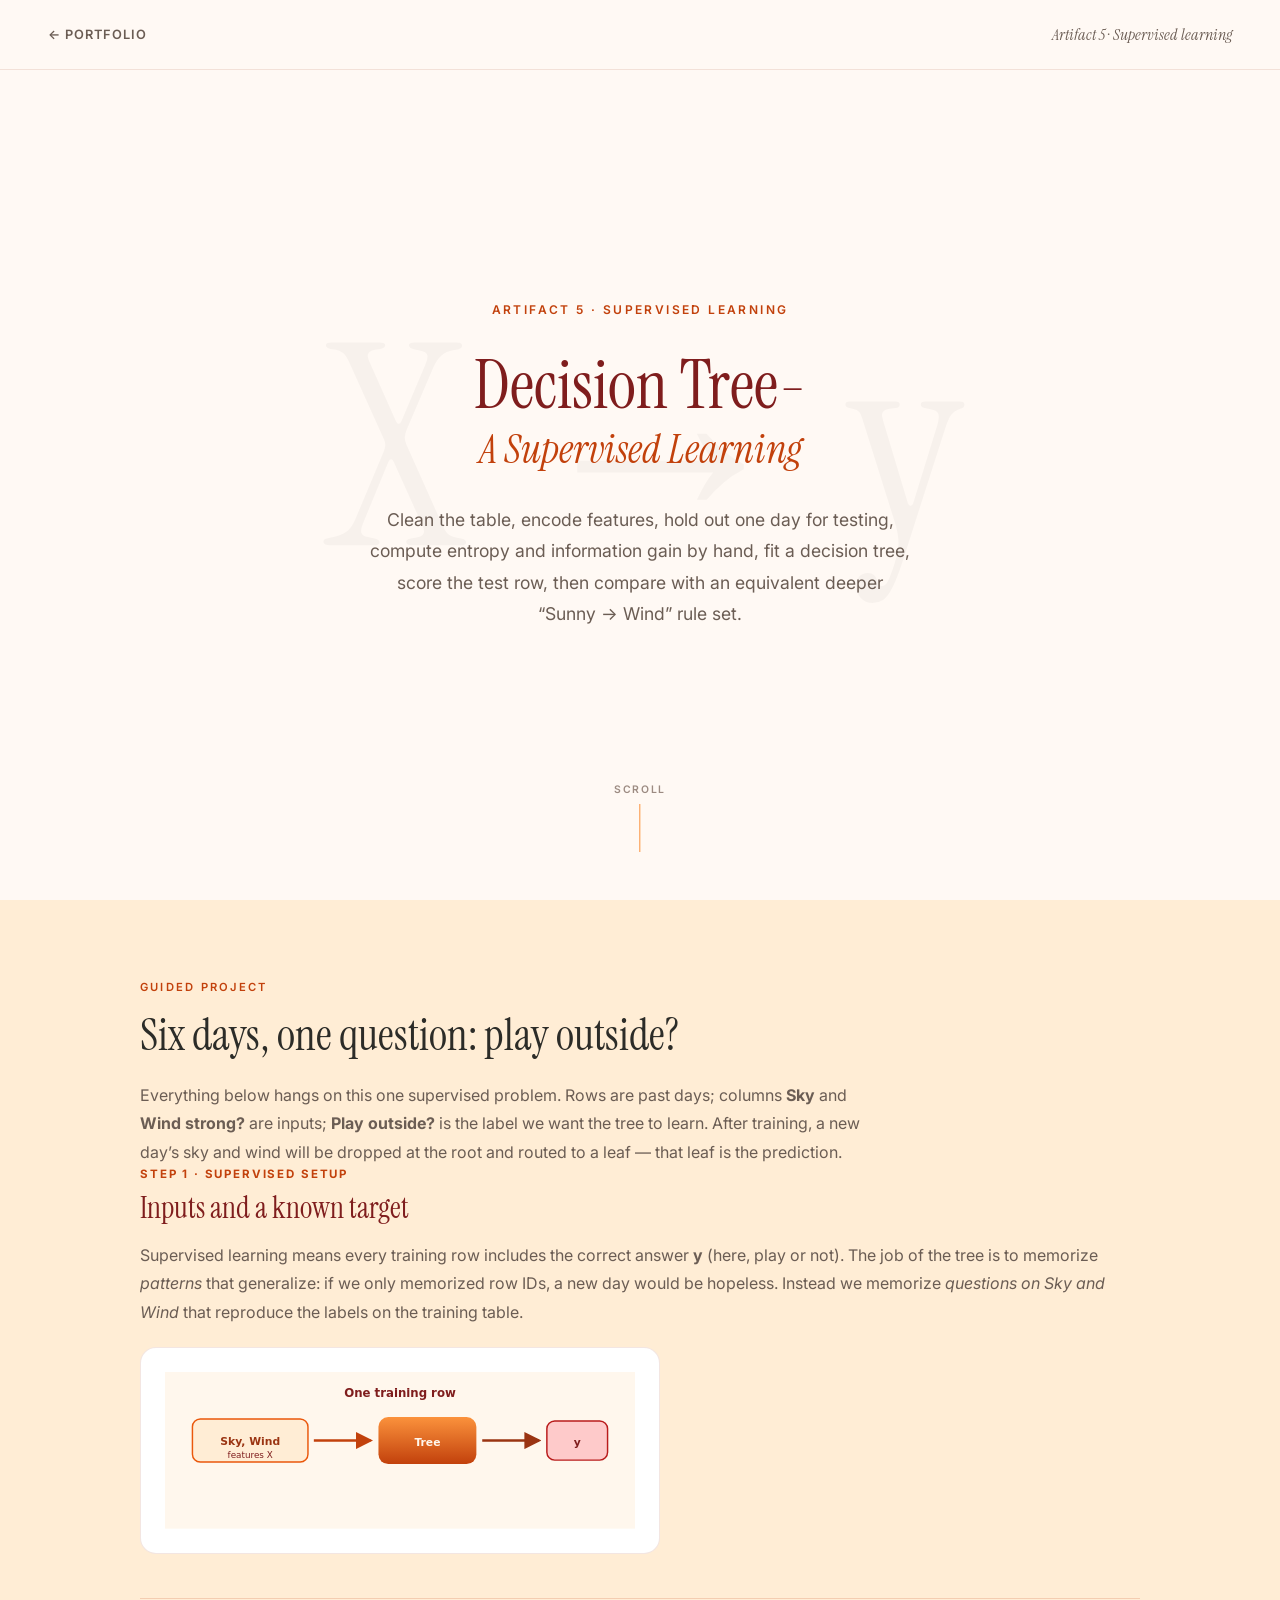
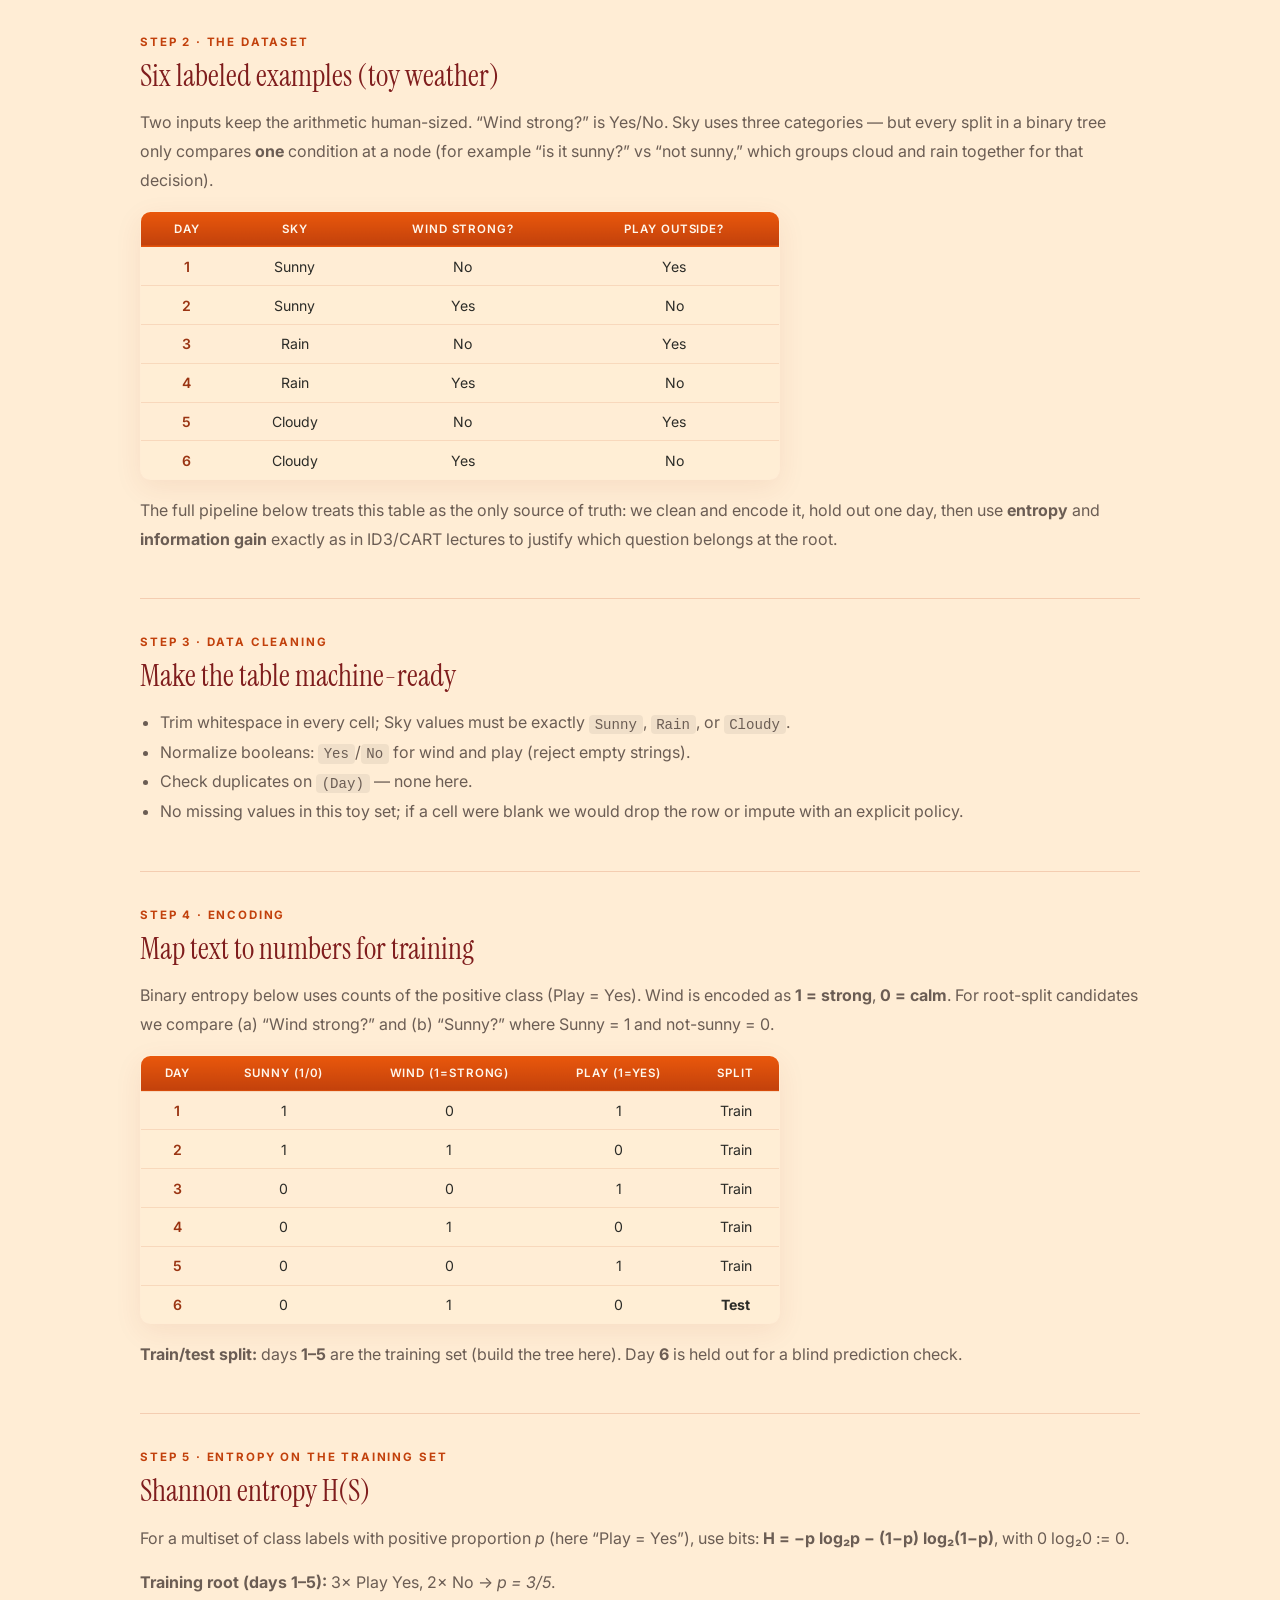
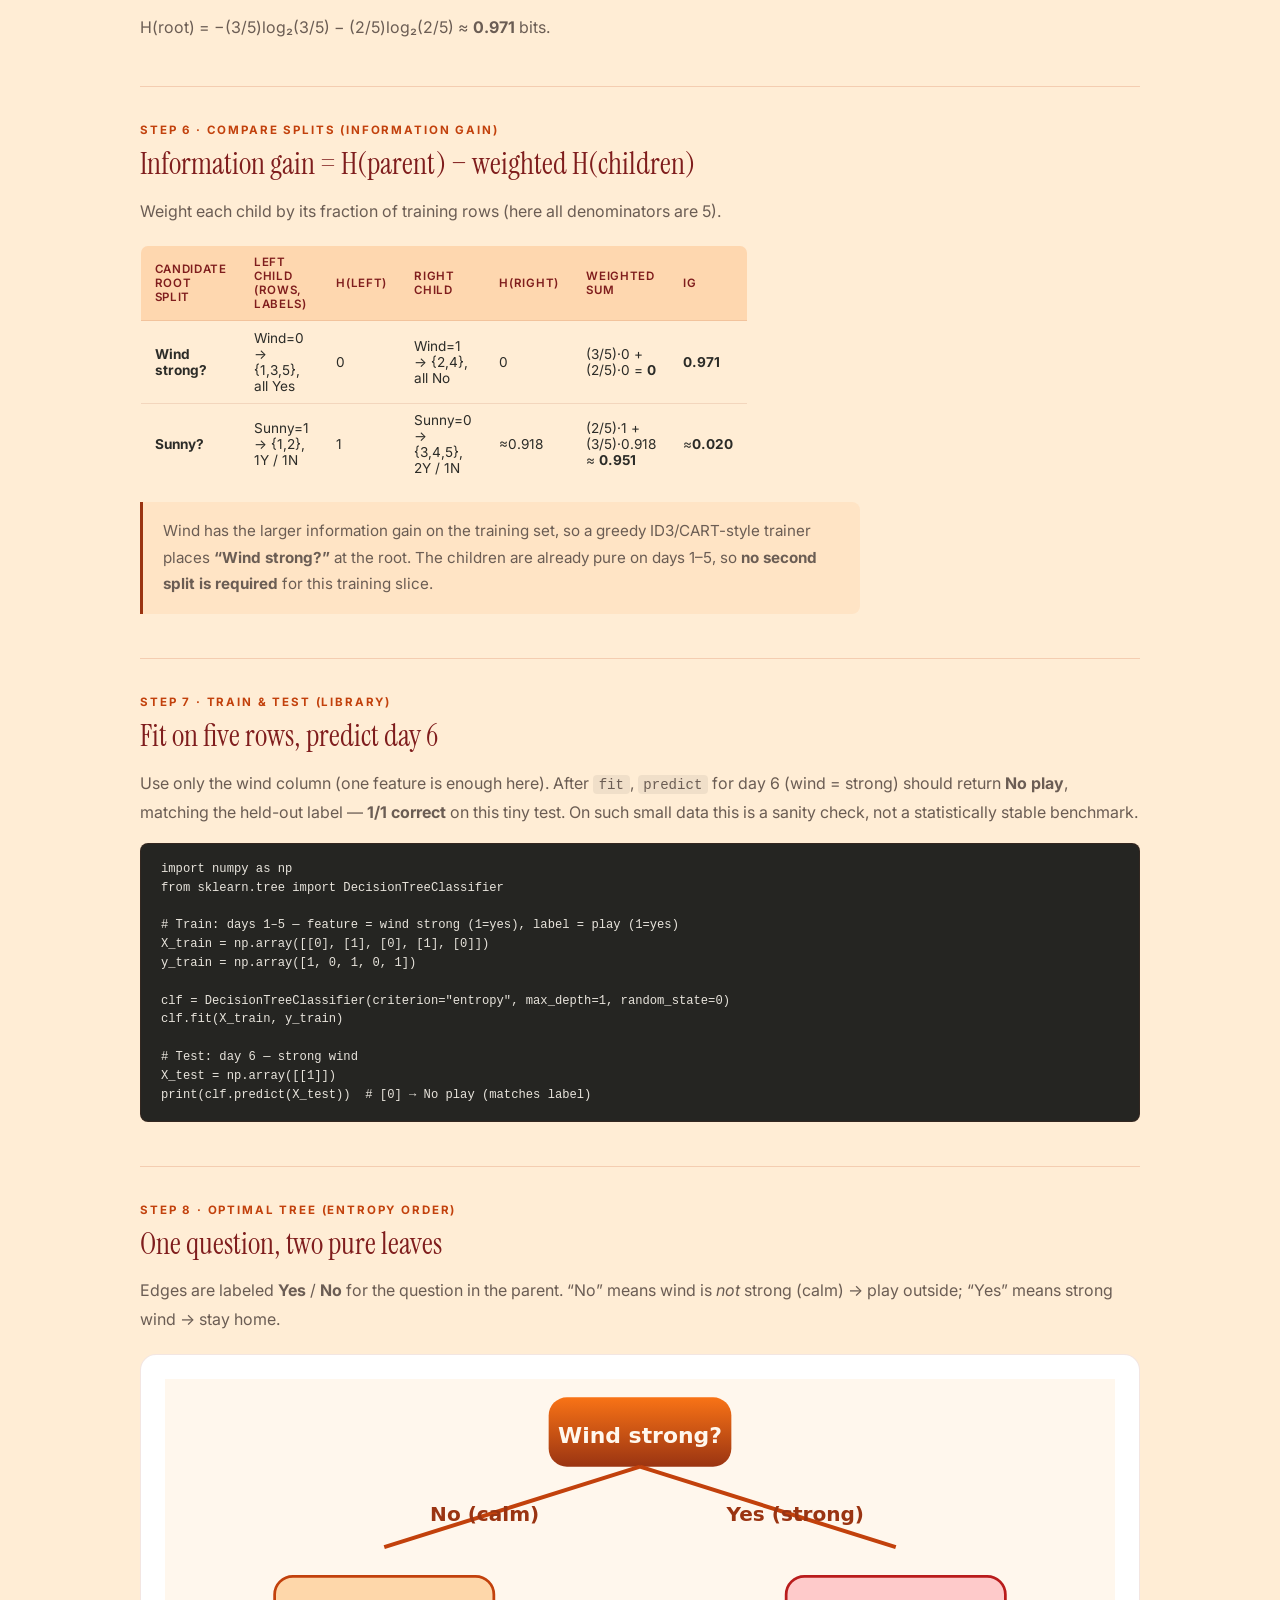
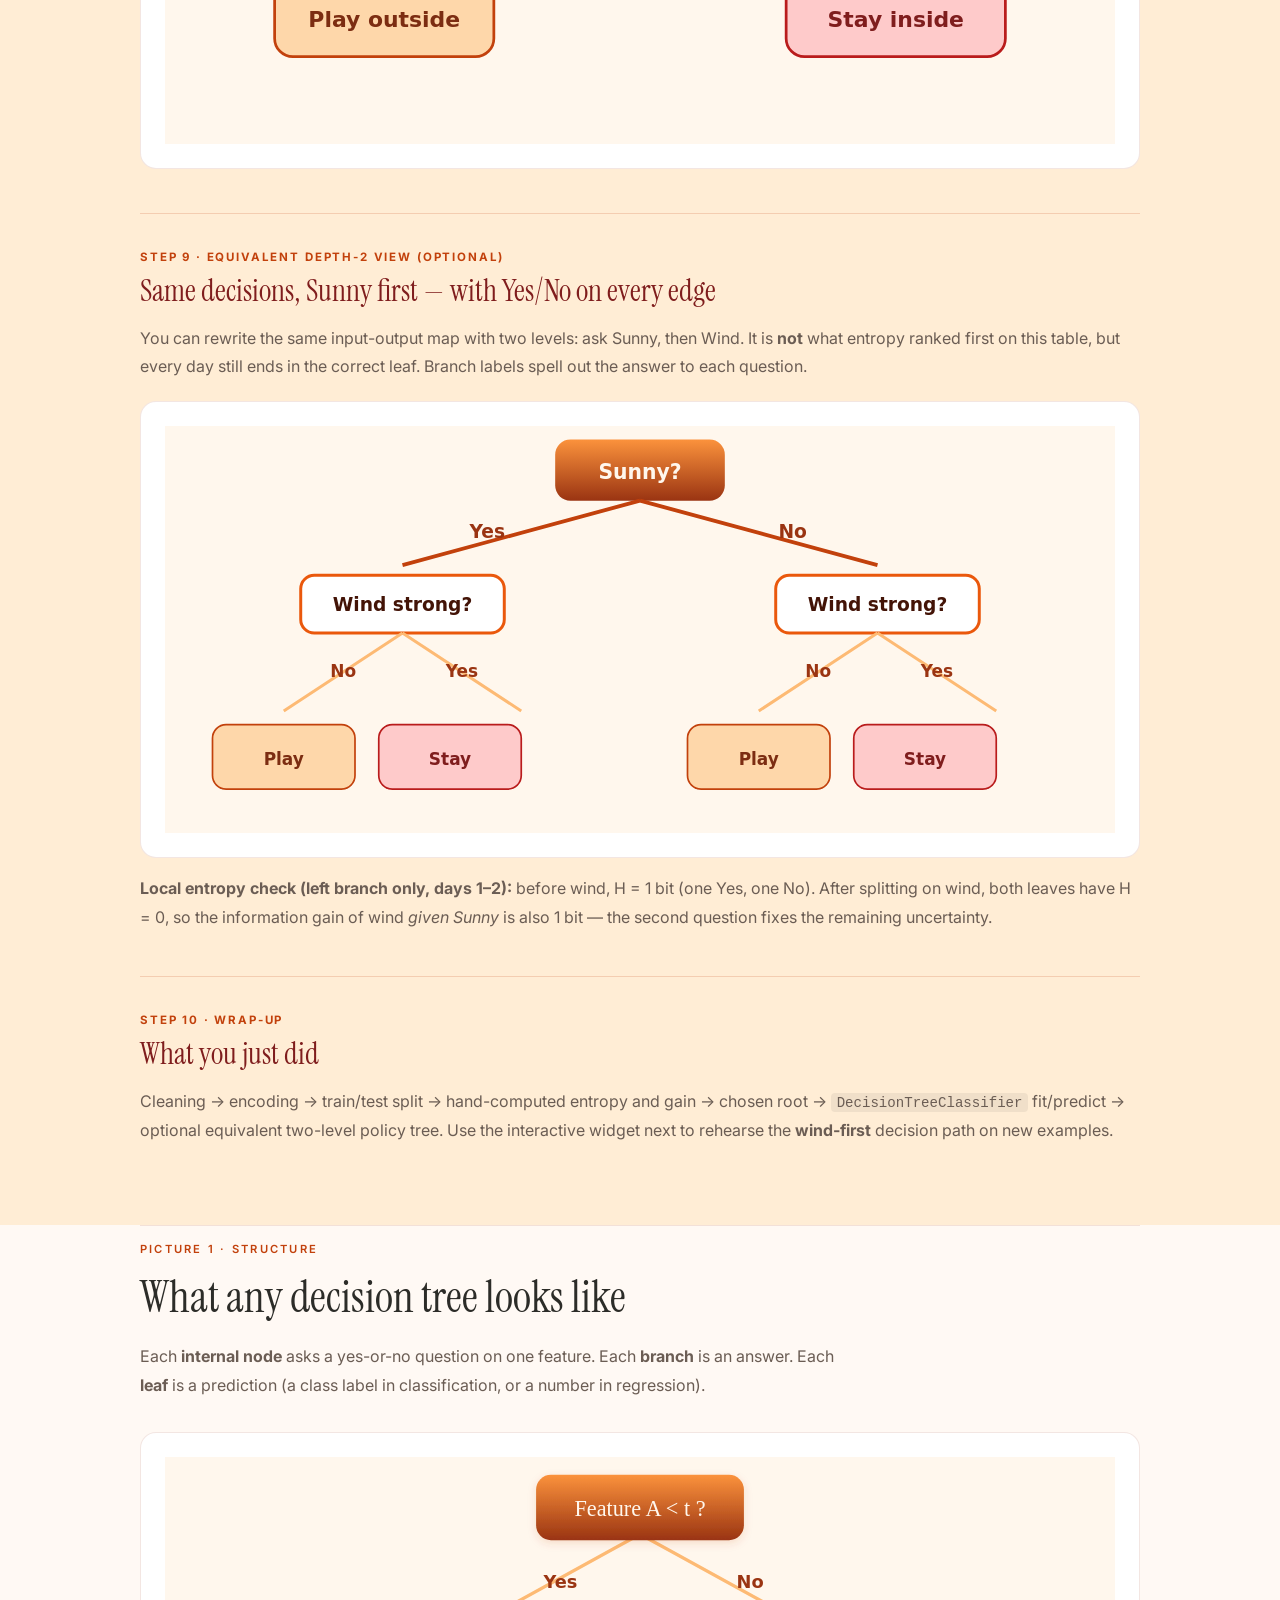
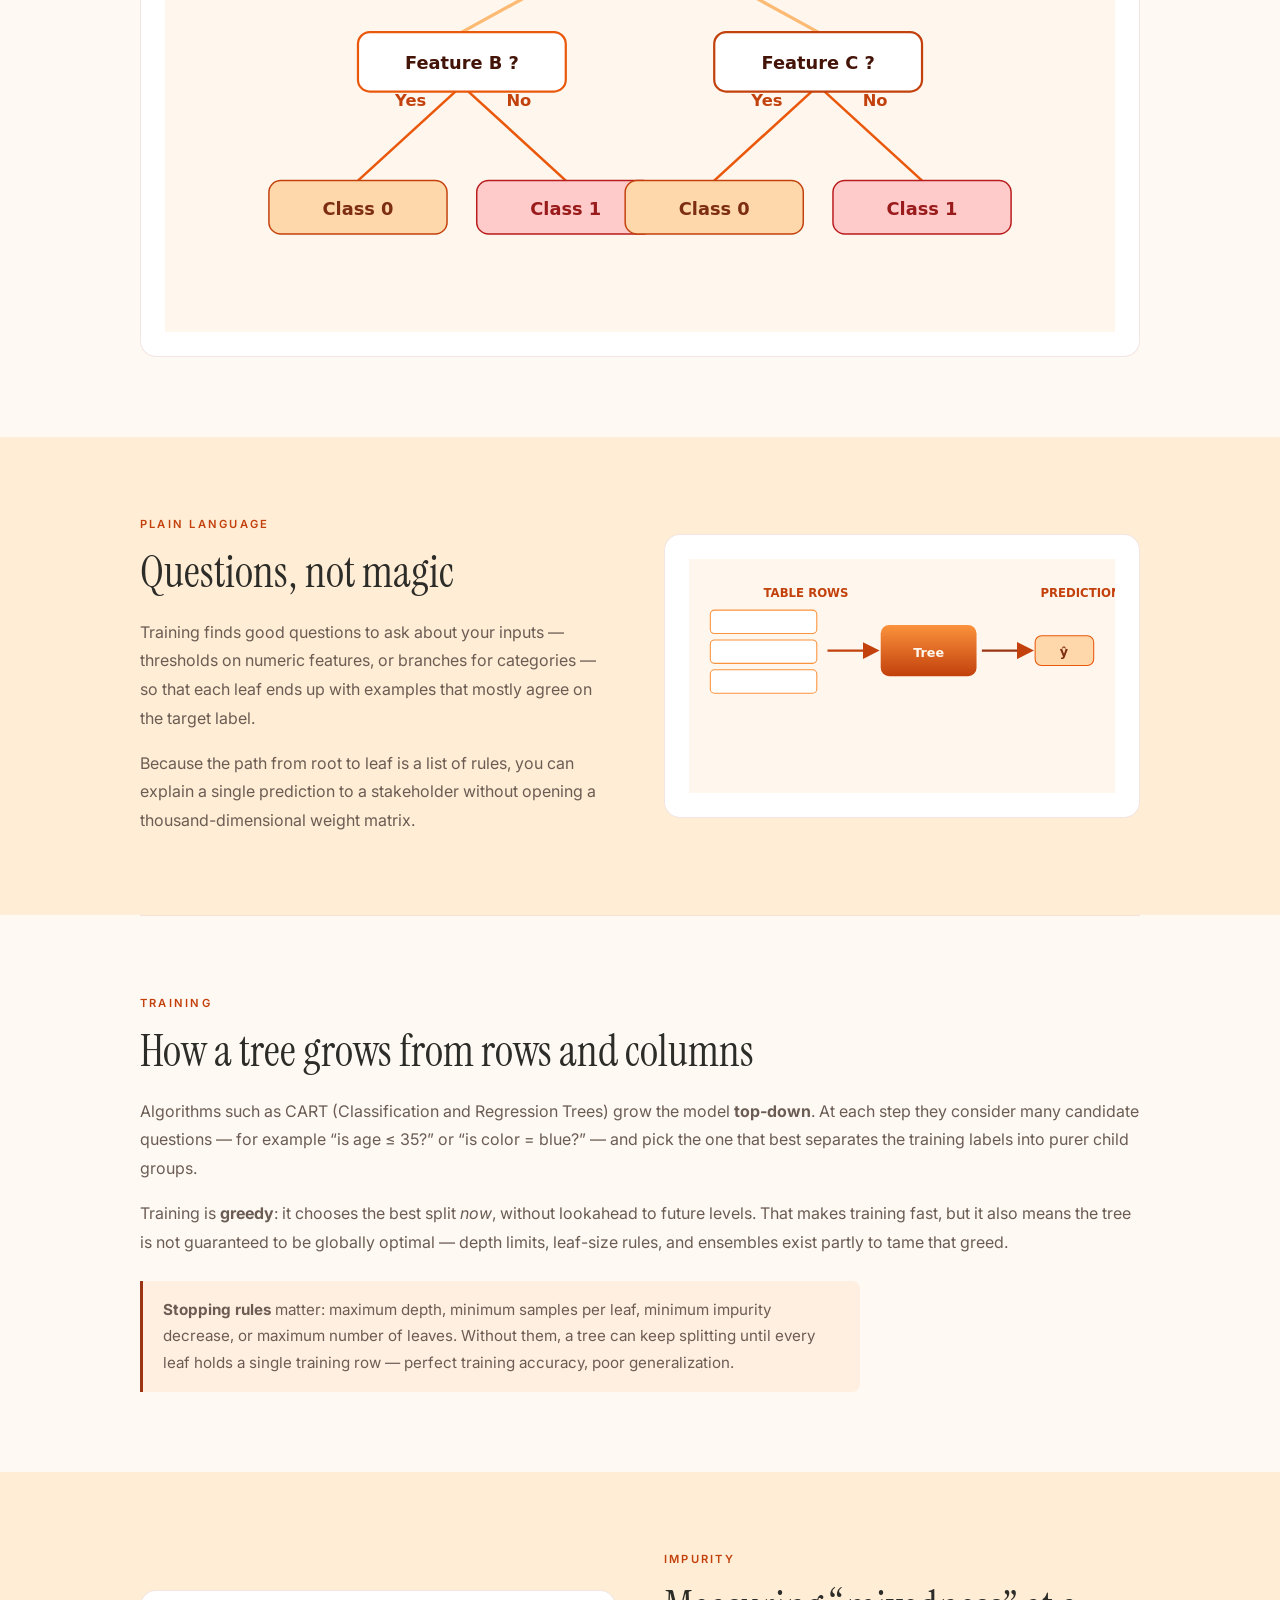
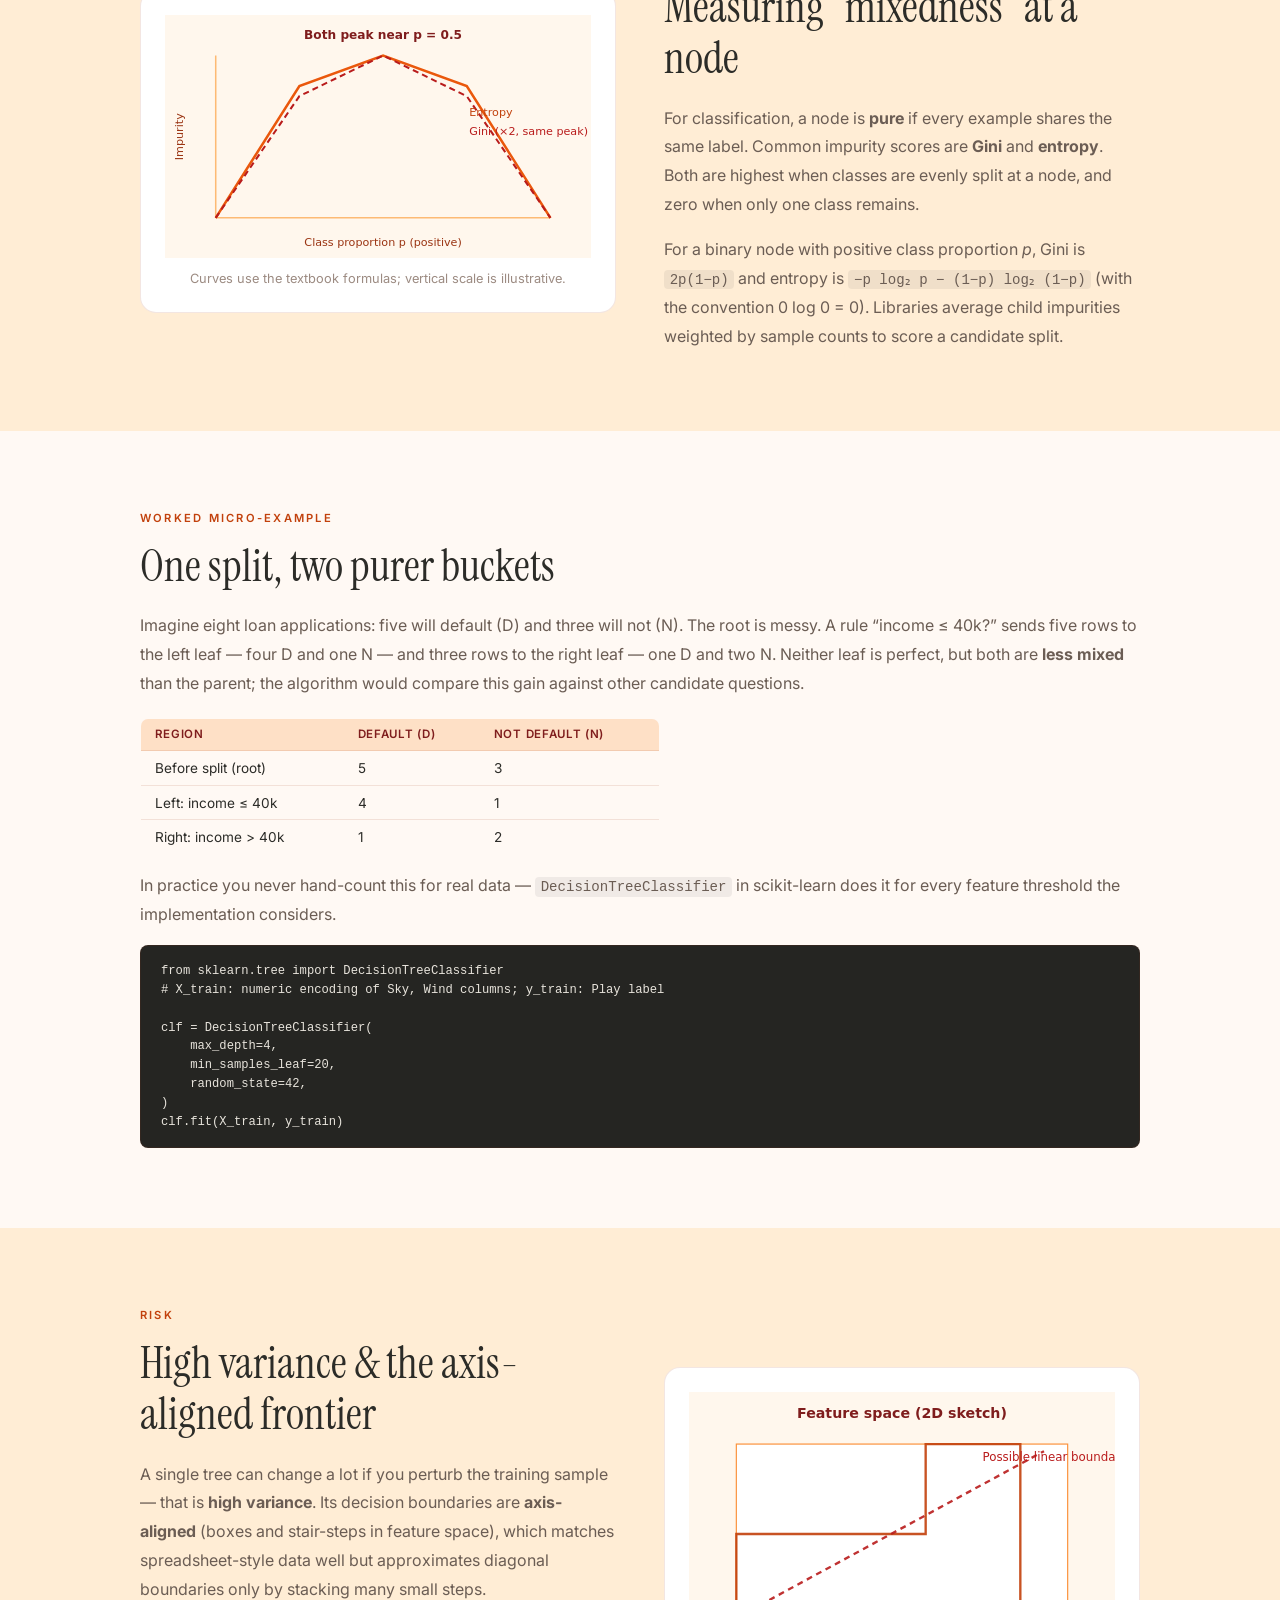
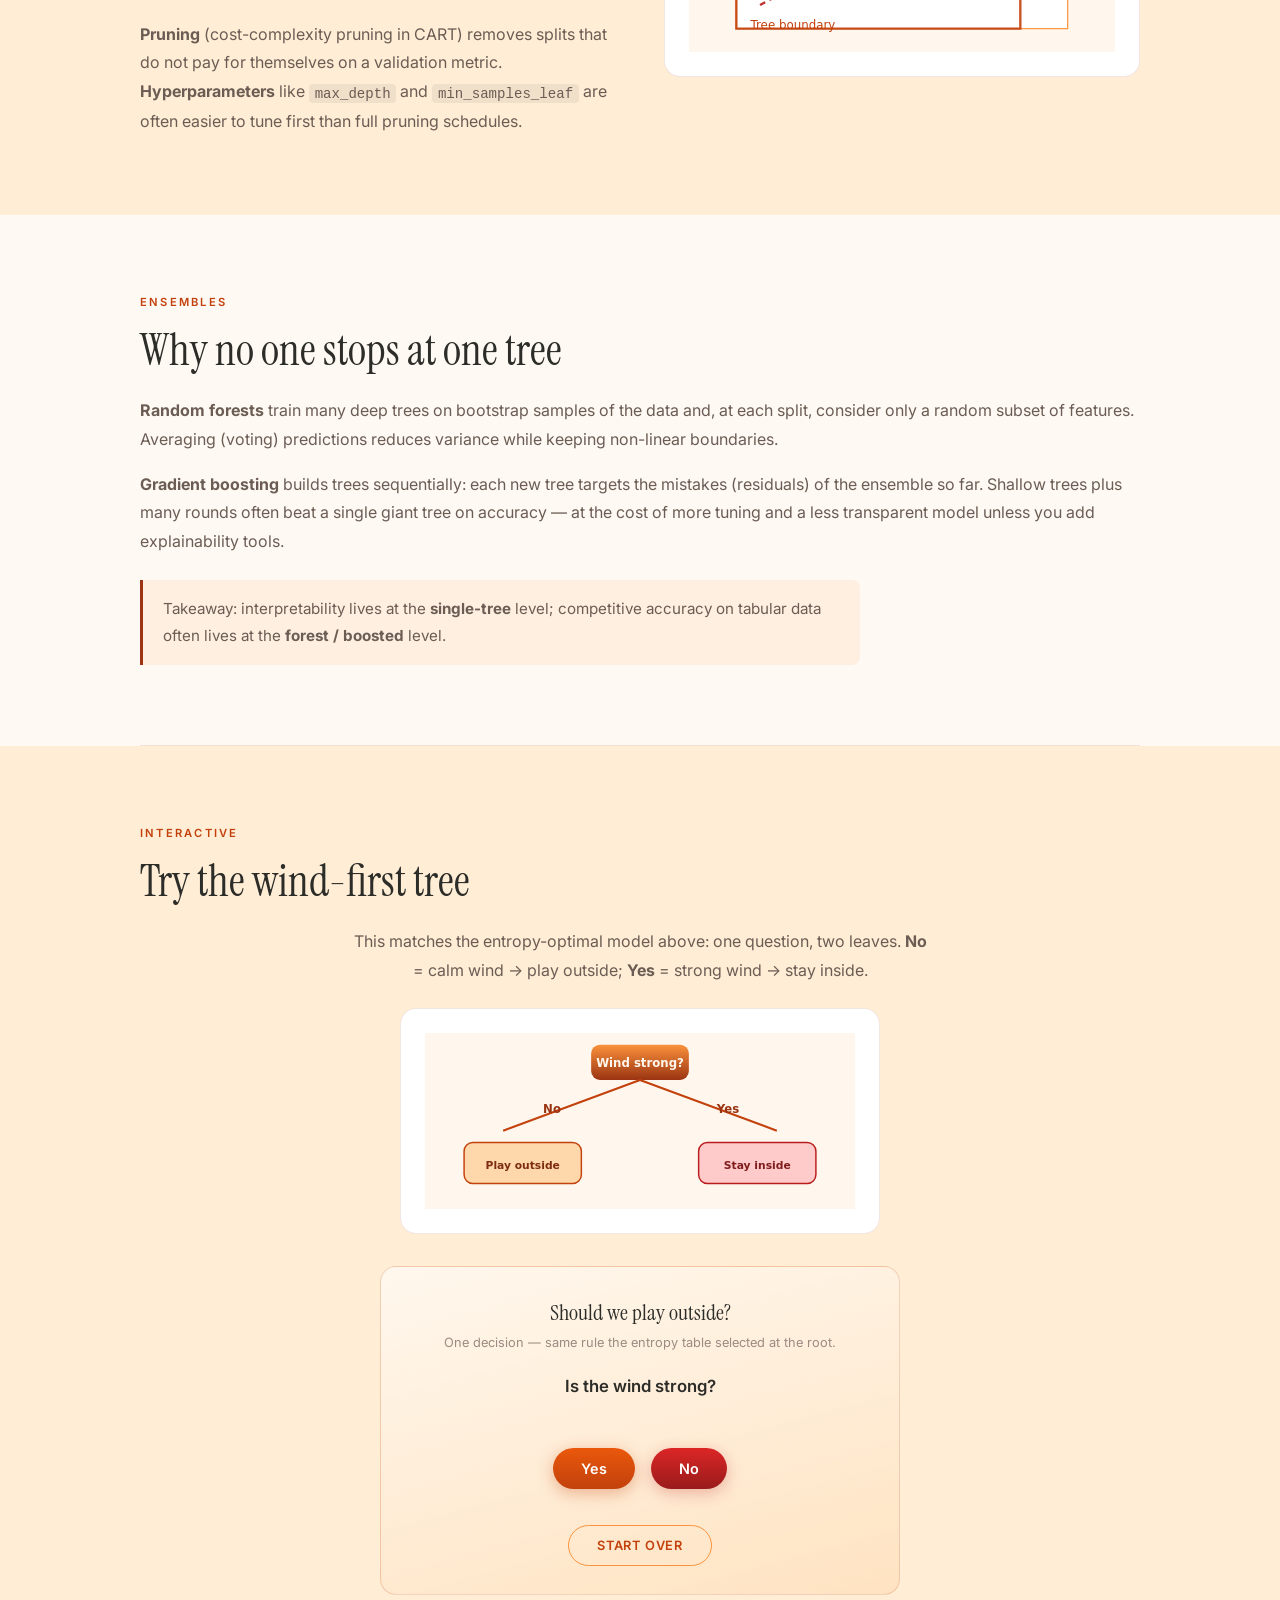
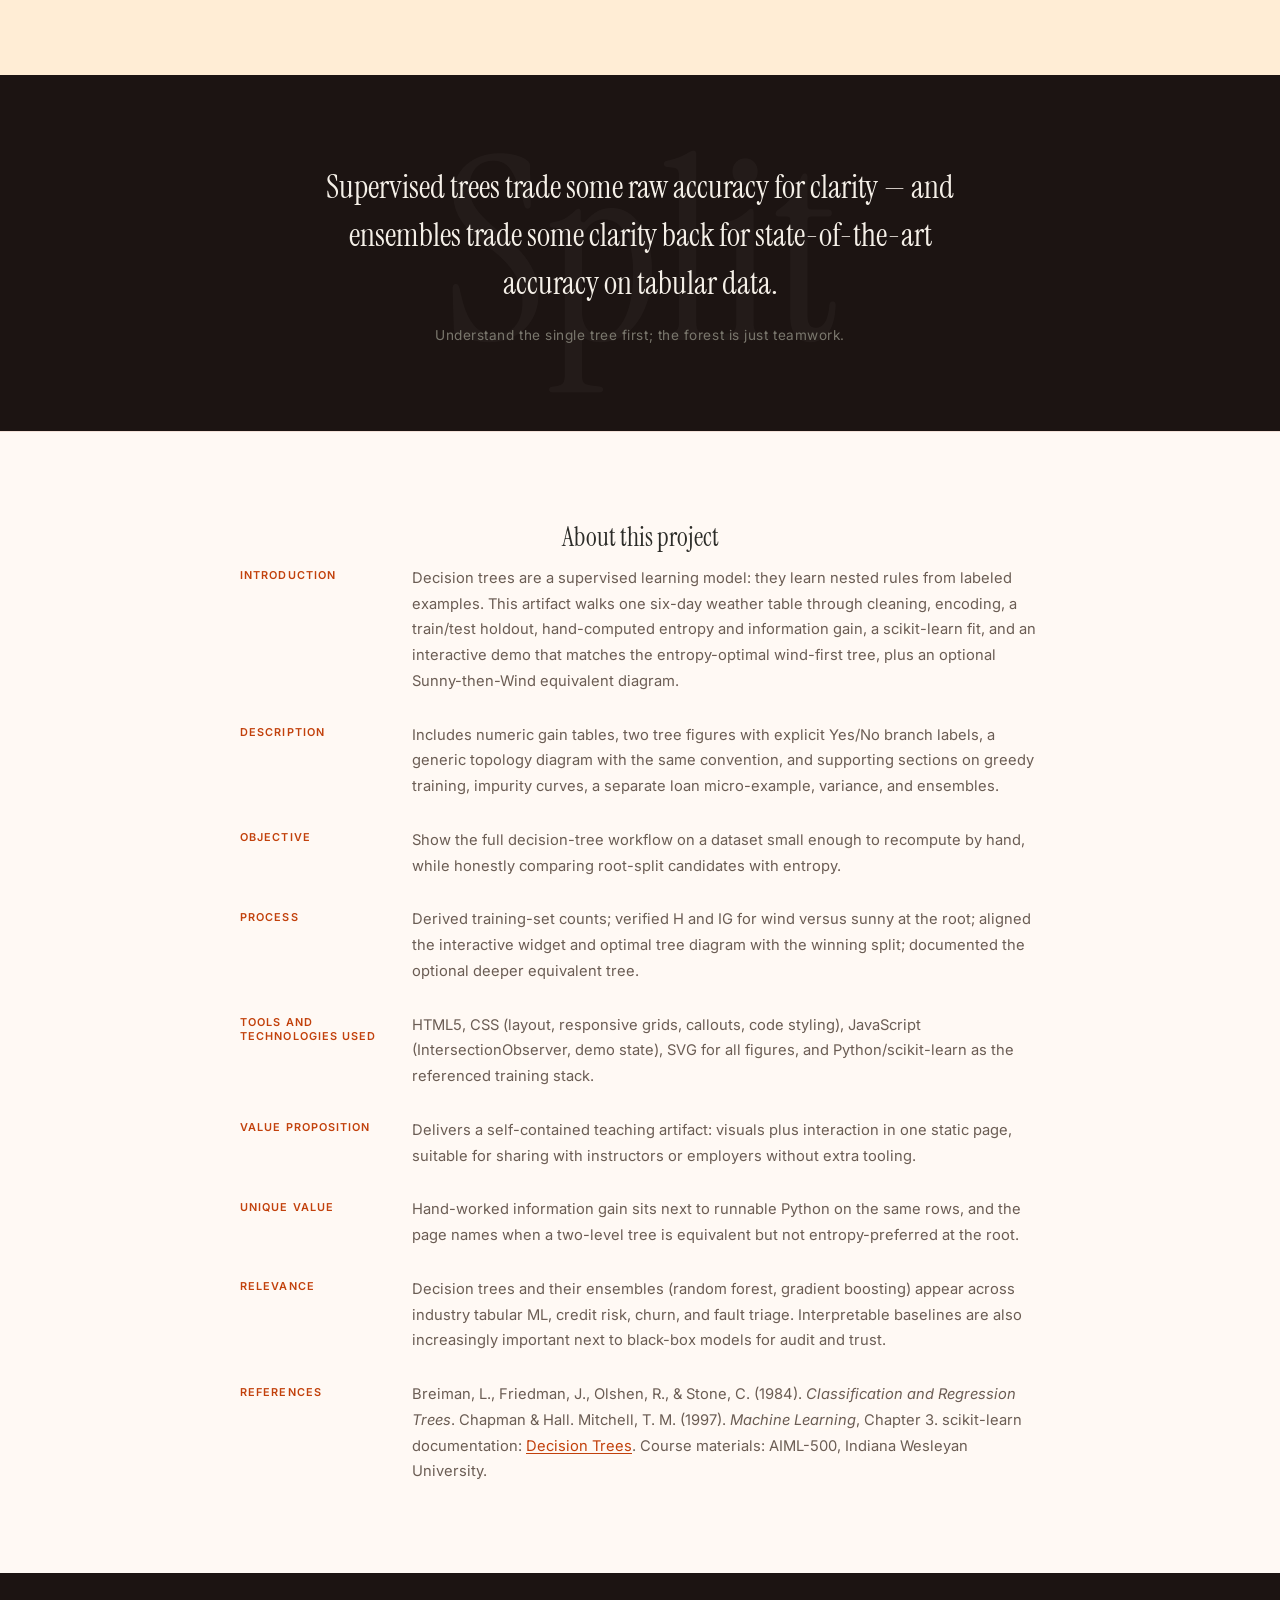
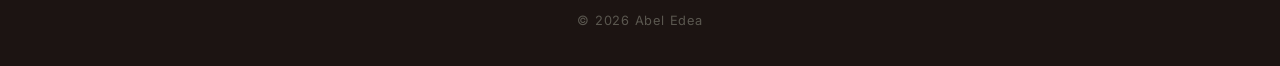
<file: artifact5.html>
<!DOCTYPE html>
<html lang="en">
<head>
  <meta charset="UTF-8">
  <meta name="viewport" content="width=device-width, initial-scale=1.0">
  <title>Decision Tree — A Supervised Learning – Abel Edea</title>
  <link rel="preconnect" href="https://fonts.googleapis.com">
  <link rel="preconnect" href="https://fonts.gstatic.com" crossorigin>
  <link href="https://fonts.googleapis.com/css2?family=Instrument+Serif:ital@0;1&family=Inter:wght@400;500;600;700&display=swap" rel="stylesheet">
  <style>
    *, *::before, *::after { margin: 0; padding: 0; box-sizing: border-box; }
    html { scroll-behavior: smooth; }

    :root {
      --bg: #FFF9F4;
      --bg-warm: #FFEDD5;
      --bg-dark: #1c1412;
      --text: #2C2C28;
      --text-muted: #6b5d54;
      --text-light: #9c8b82;
      --accent: #c2410c;
      --accent-light: #fb923c;
      --brick: #9a3412;
      --brick-dark: #7f1d1d;
      --border: rgba(154, 52, 18, 0.12);
      --serif: 'Instrument Serif', Georgia, serif;
      --sans: 'Inter', system-ui, sans-serif;
      --yes: #b45309;
      --no: #b91c1c;
    }

    body {
      font-family: var(--sans);
      color: var(--text);
      background: var(--bg);
      -webkit-font-smoothing: antialiased;
    }

    a { color: inherit; text-decoration: none; }
    img { display: block; max-width: 100%; height: auto; }

    .nav {
      position: fixed; top: 0; left: 0; width: 100%;
      padding: 1.5rem 3rem; z-index: 100;
      display: flex; justify-content: space-between; align-items: center;
      background: rgba(255, 249, 244, 0.88);
      backdrop-filter: blur(20px); -webkit-backdrop-filter: blur(20px);
      border-bottom: 1px solid var(--border);
    }
    .nav-back {
      font-size: 0.8rem; font-weight: 600; letter-spacing: 0.08em;
      text-transform: uppercase; color: var(--text-muted); transition: color 0.3s;
    }
    .nav-back:hover { color: var(--text); }
    .nav-title {
      font-family: var(--serif); font-size: 1rem;
      color: var(--text-muted); font-style: italic;
    }

    .hero {
      min-height: 100vh;
      display: flex; flex-direction: column;
      align-items: center; justify-content: center;
      text-align: center; padding: 8rem 2rem 6rem;
      position: relative; overflow: hidden;
    }
    .hero-bg {
      position: absolute; top: 50%; left: 50%;
      transform: translate(-50%, -50%);
      font-family: var(--serif);
      font-size: clamp(8rem, 22vw, 18rem);
      font-weight: 400; color: rgba(0,0,0,0.03);
      line-height: 1; pointer-events: none; user-select: none;
      white-space: nowrap;
    }
    .hero-label {
      font-size: 0.75rem; font-weight: 600; letter-spacing: 0.2em;
      text-transform: uppercase; color: var(--accent);
      margin-bottom: 2rem; position: relative;
    }
    .hero h1 {
      font-family: var(--serif);
      font-size: clamp(2.2rem, 5.5vw, 4.25rem);
      font-weight: 400; line-height: 1.08; color: var(--brick-dark);
      margin-bottom: 2rem; max-width: 920px; position: relative;
    }
    .hero-title-line2 {
      display: block;
      margin-top: 0.15em;
      font-size: clamp(1.4rem, 4vw, 2.5rem);
      color: var(--accent);
      font-style: italic;
    }
    .hero-sub {
      font-size: 1.1rem; color: var(--text-muted);
      max-width: 540px; line-height: 1.8; position: relative;
    }
    .hero-scroll {
      position: absolute; bottom: 3rem; left: 50%;
      transform: translateX(-50%);
      display: flex; flex-direction: column; align-items: center; gap: 0.5rem;
    }
    .hero-scroll span {
      font-size: 0.65rem; font-weight: 600; letter-spacing: 0.15em;
      text-transform: uppercase; color: var(--text-light);
    }
    .scroll-line {
      width: 1px; height: 48px; background: var(--accent-light);
      animation: scroll-pulse 2s ease-in-out infinite;
    }
    @keyframes scroll-pulse {
      0%, 100% { opacity: 0.3; transform: scaleY(0.6); }
      50% { opacity: 1; transform: scaleY(1); }
    }

    .section { padding: 5rem 3rem; position: relative; }
    .section--warm { background: var(--bg-warm); }
    .section-inner { max-width: 1000px; margin: 0 auto; }

    .reveal {
      opacity: 0; transform: translateY(40px);
      transition: opacity 0.8s cubic-bezier(0.23, 1, 0.32, 1),
                  transform 0.8s cubic-bezier(0.23, 1, 0.32, 1);
    }
    .reveal.visible { opacity: 1; transform: translateY(0); }
    .reveal-delay-1 { transition-delay: 0.1s; }
    .reveal-delay-2 { transition-delay: 0.2s; }
    .reveal-delay-3 { transition-delay: 0.3s; }

    .two-col {
      display: grid; grid-template-columns: 1fr 1fr;
      gap: 3rem; align-items: center;
    }
    .two-col--reverse .col-text { order: 2; }
    .two-col--reverse .col-visual { order: 1; }

    .section-label {
      font-size: 0.7rem; font-weight: 600; letter-spacing: 0.2em;
      text-transform: uppercase; color: var(--accent);
      margin-bottom: 1rem; display: block;
    }
    .section-title {
      font-family: var(--serif);
      font-size: clamp(1.85rem, 3.5vw, 2.75rem);
      font-weight: 400; line-height: 1.15; color: var(--text);
      margin-bottom: 1.25rem;
    }
    .section-text {
      font-size: 1rem; color: var(--text-muted); line-height: 1.8;
    }
    .section-text + .section-text { margin-top: 1rem; }

    .diagram-wrap {
      border-radius: 1rem; overflow: hidden; border: 1px solid var(--border);
      background: #fff;
      padding: 1.5rem;
    }
    .diagram-wrap svg { width: 100%; height: auto; display: block; }

    .divider {
      max-width: 1000px; margin: 0 auto;
      border: none; border-top: 1px solid var(--border);
    }

    .callout {
      max-width: 720px;
      margin: 1.5rem 0 0;
      padding: 1rem 1.25rem;
      border-left: 3px solid var(--brick);
      background: rgba(251, 146, 60, 0.1);
      border-radius: 0 0.5rem 0.5rem 0;
      font-size: 0.95rem;
      color: var(--text-muted);
      line-height: 1.75;
    }

    .step-block {
      margin-top: 2.75rem;
      padding-top: 2.25rem;
      border-top: 1px solid rgba(194, 65, 12, 0.18);
    }
    .step-block:first-of-type { margin-top: 0; padding-top: 0; border-top: none; }
    .step-kicker {
      font-size: 0.72rem;
      font-weight: 700;
      letter-spacing: 0.16em;
      text-transform: uppercase;
      color: var(--accent);
      margin-bottom: 0.5rem;
    }
    .step-title {
      font-family: var(--serif);
      font-size: clamp(1.4rem, 2.8vw, 1.85rem);
      font-weight: 400;
      color: var(--brick-dark);
      margin-bottom: 0.85rem;
    }

    .data-table {
      width: 100%;
      max-width: 640px;
      margin: 1rem 0 0;
      border-collapse: collapse;
      font-size: 0.88rem;
      border-radius: 0.65rem;
      overflow: hidden;
      border: 1px solid rgba(194, 65, 12, 0.25);
      box-shadow: 0 8px 28px rgba(154, 52, 18, 0.08);
    }
    .data-table th, .data-table td {
      padding: 0.65rem 1rem;
      text-align: center;
      border-bottom: 1px solid rgba(194, 65, 12, 0.12);
    }
    .data-table th {
      background: linear-gradient(180deg, #ea580c, #c2410c);
      color: #fff7ed;
      font-weight: 600;
      font-size: 0.72rem;
      letter-spacing: 0.08em;
      text-transform: uppercase;
    }
    .data-table tbody tr:nth-child(even) { background: rgba(255, 237, 213, 0.45); }
    .data-table tbody tr:hover { background: rgba(254, 215, 170, 0.55); }
    .data-table td:first-child { font-weight: 600; color: var(--brick); }

    .mini-table {
      width: 100%;
      max-width: 520px;
      margin: 1.25rem 0 0;
      border-collapse: collapse;
      font-size: 0.85rem;
      border-radius: 0.5rem;
      overflow: hidden;
      border: 1px solid var(--border);
    }
    .mini-table th, .mini-table td {
      padding: 0.55rem 0.85rem;
      text-align: left;
      border-bottom: 1px solid var(--border);
    }
    .mini-table th { background: rgba(251, 146, 60, 0.25); font-weight: 600; color: var(--brick-dark); font-size: 0.72rem; letter-spacing: 0.06em; text-transform: uppercase; }
    .mini-table tr:last-child td { border-bottom: none; }

    .code-inline {
      font-family: ui-monospace, SFMono-Regular, Menlo, Consolas, monospace;
      font-size: 0.88em;
      background: rgba(0,0,0,0.06);
      padding: 0.12em 0.4em;
      border-radius: 4px;
    }

    .fig-note {
      font-size: 0.8rem;
      color: var(--text-light);
      margin-top: 0.65rem;
      text-align: center;
      line-height: 1.5;
    }

    pre.snippet {
      margin-top: 1rem;
      padding: 1rem 1.25rem;
      border-radius: 0.5rem;
      border: 1px solid var(--border);
      background: #252522;
      color: #E8E4DC;
      font-size: 0.76rem;
      line-height: 1.55;
      overflow-x: auto;
    }
    pre.snippet code {
      font-family: inherit;
      background: none;
      padding: 0;
      color: inherit;
    }

    /* Interactive decision tree demo */
    .dt-demo {
      max-width: 520px; margin: 0 auto;
      padding: 2rem 2rem 1.75rem;
      border-radius: 1rem;
      border: 1px solid rgba(194, 65, 12, 0.2);
      background: linear-gradient(165deg, #fff7ed, rgba(254, 215, 170, 0.45));
      text-align: center;
    }
    .dt-demo h3 {
      font-family: var(--serif);
      font-size: 1.35rem; font-weight: 400;
      margin-bottom: 0.5rem; color: var(--text);
    }
    .dt-demo .hint {
      font-size: 0.8rem; color: var(--text-light);
      margin-bottom: 1.5rem;
    }
    .dt-demo .question {
      font-size: 1.05rem; color: var(--text);
      font-weight: 600;
      margin-bottom: 1.25rem;
      min-height: 3.2em;
      line-height: 1.45;
    }
    .dt-demo .btn-row {
      display: flex; gap: 1rem; justify-content: center;
      flex-wrap: wrap;
    }
    .dt-demo button {
      font-family: var(--sans);
      font-size: 0.9rem; font-weight: 600;
      padding: 0.75rem 1.75rem;
      border-radius: 999px;
      border: none;
      cursor: pointer;
      transition: transform 0.2s, box-shadow 0.2s;
    }
    .dt-demo button:hover { transform: translateY(-2px); }
    .dt-demo .btn-yes {
      background: linear-gradient(180deg, #ea580c, #c2410c); color: #fff;
      box-shadow: 0 4px 16px rgba(194, 65, 12, 0.35);
    }
    .dt-demo .btn-no {
      background: linear-gradient(180deg, #dc2626, #991b1b); color: #fff;
      box-shadow: 0 4px 16px rgba(185, 28, 28, 0.28);
    }
    .dt-demo .btn-reset {
      margin-top: 1.25rem;
      background: transparent;
      color: var(--accent);
      border: 1px solid var(--accent-light);
      font-weight: 600;
      font-size: 0.8rem;
      letter-spacing: 0.06em;
      text-transform: uppercase;
    }
    .dt-demo .result {
      margin-top: 1.5rem;
      padding: 1rem;
      border-radius: 0.75rem;
      font-size: 1.05rem;
      font-weight: 600;
      display: none;
    }
    .dt-demo .result.show { display: block; }
    .dt-demo .result.play {
      background: rgba(251, 146, 60, 0.2); color: var(--brick-dark);
    }
    .dt-demo .result.stay {
      background: rgba(254, 202, 202, 0.5); color: #991b1b;
    }
    .dt-demo .path-log {
      margin-top: 1rem;
      font-size: 0.75rem;
      color: var(--text-light);
      font-family: ui-monospace, monospace;
      text-align: left;
      max-height: 4.5em;
      overflow: hidden;
    }

    .takeaway {
      padding: 5.5rem 3rem; text-align: center;
      background: var(--bg-dark); color: #E8E4DC;
      position: relative; overflow: hidden;
    }
    .takeaway-bg {
      position: absolute; top: 50%; left: 50%;
      transform: translate(-50%, -50%);
      font-family: var(--serif);
      font-size: clamp(8rem, 22vw, 16rem);
      font-weight: 400; color: rgba(255,255,255,0.03);
      line-height: 1; pointer-events: none; user-select: none;
    }
    .takeaway-inner { max-width: 640px; margin: 0 auto; position: relative; }
    .takeaway-text {
      font-family: var(--serif);
      font-size: clamp(1.5rem, 3.2vw, 2rem);
      font-weight: 400; line-height: 1.5; color: #F5F0E8;
    }
    .takeaway-sub { margin-top: 1.25rem; font-size: 0.85rem; color: #7A776D; letter-spacing: 0.04em; }

    .project-info { padding: 5.5rem 3rem; border-top: 1px solid var(--border); }
    .project-info-inner { max-width: 800px; margin: 0 auto; }
    .project-info > .project-info-inner > h2 {
      font-family: var(--serif); font-size: 1.65rem;
      font-weight: 400; color: var(--text);
      text-align: center; margin-bottom: 0.75rem;
    }
    .info-grid { display: grid; grid-template-columns: 140px 1fr; gap: 1.75rem 2rem; }
    .info-label {
      font-size: 0.68rem; font-weight: 600; letter-spacing: 0.1em;
      text-transform: uppercase; color: var(--accent); padding-top: 0.15rem;
    }
    .info-text { font-size: 0.92rem; color: var(--text-muted); line-height: 1.75; }
    .info-text a { color: var(--accent); text-decoration: underline; text-underline-offset: 2px; }
    .info-text a:hover { color: var(--text); }

    .footer {
      text-align: center; padding: 2.5rem 2rem;
      background: var(--bg-dark); color: #5A574F;
      font-size: 0.8rem; letter-spacing: 0.06em;
    }

    @media (max-width: 900px) {
      .nav { padding: 1.25rem 1.5rem; }
      .section { padding: 3.5rem 1.5rem; }
      .two-col { grid-template-columns: 1fr; gap: 2rem; }
      .two-col--reverse .col-text,
      .two-col--reverse .col-visual { order: unset; }
      .info-grid { grid-template-columns: 1fr; gap: 0.4rem 0; }
      .info-label { padding-top: 1rem; }
    }
  </style>
</head>
<body>

  <nav class="nav">
    <a href="index.html" class="nav-back">← Portfolio</a>
    <span class="nav-title">Artifact 5 · Supervised learning</span>
  </nav>

  <section class="hero">
    <div class="hero-bg" aria-hidden="true">X → y</div>
    <span class="hero-label reveal">Artifact 5 · Supervised learning</span>
    <h1 class="reveal reveal-delay-1">Decision Tree-<br><span class="hero-title-line2">A Supervised Learning</span></h1>
    <p class="hero-sub reveal reveal-delay-2">Clean the table, encode features, hold out one day for testing, compute entropy and information gain by hand, fit a decision tree, score the test row, then compare with an equivalent deeper “Sunny → Wind” rule set.</p>
    <div class="hero-scroll">
      <span>Scroll</span>
      <div class="scroll-line"></div>
    </div>
  </section>

  <!-- Guided project: dataset → splits → tree -->
  <section class="section section--warm">
    <div class="section-inner">
      <span class="section-label reveal">Guided project</span>
      <h2 class="section-title reveal reveal-delay-1">Six days, one question: play outside?</h2>
      <p class="section-text reveal reveal-delay-2" style="max-width: 720px;">Everything below hangs on this one supervised problem. Rows are past days; columns <strong>Sky</strong> and <strong>Wind strong?</strong> are inputs; <strong>Play outside?</strong> is the label we want the tree to learn. After training, a new day’s sky and wind will be dropped at the root and routed to a leaf — that leaf is the prediction.</p>

      <div class="step-block reveal reveal-delay-2">
        <p class="step-kicker">Step 1 · Supervised setup</p>
        <h3 class="step-title">Inputs and a known target</h3>
        <p class="section-text">Supervised learning means every training row includes the correct answer <strong>y</strong> (here, play or not). The job of the tree is to memorize <em>patterns</em> that generalize: if we only memorized row IDs, a new day would be hopeless. Instead we memorize <em>questions on Sky and Wind</em> that reproduce the labels on the training table.</p>
        <div class="diagram-wrap" style="max-width: 520px; margin-top: 1.25rem;" role="img" aria-label="Diagram: feature columns flow into model and produce label y">
          <svg viewBox="0 0 480 160" xmlns="http://www.w3.org/2000/svg">
            <defs>
              <linearGradient id="gp-og" x1="0%" y1="0%" x2="0%" y2="100%"><stop offset="0%" stop-color="#fb923c"/><stop offset="100%" stop-color="#c2410c"/></linearGradient>
            </defs>
            <rect width="480" height="160" fill="#FFF7ED"/>
            <text x="240" y="26" text-anchor="middle" fill="#7f1d1d" font-size="12" font-weight="600" font-family="system-ui,sans-serif">One training row</text>
            <rect x="28" y="48" width="118" height="44" rx="8" fill="#ffedd5" stroke="#ea580c" stroke-width="1.5"/>
            <text x="87" y="75" text-anchor="middle" fill="#9a3412" font-size="11" font-family="system-ui,sans-serif" font-weight="600">Sky, Wind</text>
            <text x="87" y="88" text-anchor="middle" fill="#7f1d1d" font-size="9" font-family="system-ui,sans-serif">features X</text>
            <path d="M152 70 H210" stroke="#c2410c" stroke-width="2.5" marker-end="url(#gp-m1)"/>
            <defs><marker id="gp-m1" markerWidth="7" markerHeight="7" refX="6" refY="3.5" orient="auto"><path d="M0 0 L7 3.5 L0 7 Z" fill="#c2410c"/></marker></defs>
            <rect x="218" y="46" width="100" height="48" rx="10" fill="url(#gp-og)"/>
            <text x="268" y="76" text-anchor="middle" fill="#fff7ed" font-size="11" font-weight="700" font-family="system-ui,sans-serif">Tree</text>
            <path d="M324 70 H382" stroke="#9a3412" stroke-width="2.5" marker-end="url(#gp-m2)"/>
            <defs><marker id="gp-m2" markerWidth="7" markerHeight="7" refX="6" refY="3.5" orient="auto"><path d="M0 0 L7 3.5 L0 7 Z" fill="#9a3412"/></marker></defs>
            <rect x="390" y="50" width="62" height="40" rx="8" fill="#fecaca" stroke="#b91c1c" stroke-width="1.5"/>
            <text x="421" y="76" text-anchor="middle" fill="#7f1d1d" font-size="11" font-weight="700" font-family="system-ui,sans-serif">y</text>
          </svg>
        </div>
      </div>

      <div class="step-block reveal">
        <p class="step-kicker">Step 2 · The dataset</p>
        <h3 class="step-title">Six labeled examples (toy weather)</h3>
        <p class="section-text">Two inputs keep the arithmetic human-sized. “Wind strong?” is Yes/No. Sky uses three categories — but every split in a binary tree only compares <strong>one</strong> condition at a node (for example “is it sunny?” vs “not sunny,” which groups cloud and rain together for that decision).</p>
        <table class="data-table reveal" aria-label="Six-day toy dataset for predicting play outside">
          <thead>
            <tr><th>Day</th><th>Sky</th><th>Wind strong?</th><th>Play outside?</th></tr>
          </thead>
          <tbody>
            <tr><td>1</td><td>Sunny</td><td>No</td><td>Yes</td></tr>
            <tr><td>2</td><td>Sunny</td><td>Yes</td><td>No</td></tr>
            <tr><td>3</td><td>Rain</td><td>No</td><td>Yes</td></tr>
            <tr><td>4</td><td>Rain</td><td>Yes</td><td>No</td></tr>
            <tr><td>5</td><td>Cloudy</td><td>No</td><td>Yes</td></tr>
            <tr><td>6</td><td>Cloudy</td><td>Yes</td><td>No</td></tr>
          </tbody>
        </table>
        <p class="section-text" style="margin-top: 1rem;">The full pipeline below treats this table as the only source of truth: we clean and encode it, hold out one day, then use <strong>entropy</strong> and <strong>information gain</strong> exactly as in ID3/CART lectures to justify which question belongs at the root.</p>
      </div>

      <div class="step-block reveal">
        <p class="step-kicker">Step 3 · Data cleaning</p>
        <h3 class="step-title">Make the table machine-ready</h3>
        <ul class="section-text" style="margin-top:0.5rem;padding-left:1.25rem;line-height:1.85;">
          <li>Trim whitespace in every cell; Sky values must be exactly <code class="code-inline">Sunny</code>, <code class="code-inline">Rain</code>, or <code class="code-inline">Cloudy</code>.</li>
          <li>Normalize booleans: <code class="code-inline">Yes</code>/<code class="code-inline">No</code> for wind and play (reject empty strings).</li>
          <li>Check duplicates on <code class="code-inline">(Day)</code> — none here.</li>
          <li>No missing values in this toy set; if a cell were blank we would drop the row or impute with an explicit policy.</li>
        </ul>
      </div>

      <div class="step-block reveal">
        <p class="step-kicker">Step 4 · Encoding</p>
        <h3 class="step-title">Map text to numbers for training</h3>
        <p class="section-text">Binary entropy below uses counts of the positive class (Play = Yes). Wind is encoded as <strong>1 = strong</strong>, <strong>0 = calm</strong>. For root-split candidates we compare (a) “Wind strong?” and (b) “Sunny?” where Sunny = 1 and not-sunny = 0.</p>
        <table class="data-table reveal" aria-label="Encoded training and test rows">
          <thead><tr><th>Day</th><th>Sunny (1/0)</th><th>Wind (1=strong)</th><th>Play (1=Yes)</th><th>Split</th></tr></thead>
          <tbody>
            <tr><td>1</td><td>1</td><td>0</td><td>1</td><td>Train</td></tr>
            <tr><td>2</td><td>1</td><td>1</td><td>0</td><td>Train</td></tr>
            <tr><td>3</td><td>0</td><td>0</td><td>1</td><td>Train</td></tr>
            <tr><td>4</td><td>0</td><td>1</td><td>0</td><td>Train</td></tr>
            <tr><td>5</td><td>0</td><td>0</td><td>1</td><td>Train</td></tr>
            <tr><td>6</td><td>0</td><td>1</td><td>0</td><td><strong>Test</strong></td></tr>
          </tbody>
        </table>
        <p class="section-text" style="margin-top:1rem;"><strong>Train/test split:</strong> days <strong>1–5</strong> are the training set (build the tree here). Day <strong>6</strong> is held out for a blind prediction check.</p>
      </div>

      <div class="step-block reveal">
        <p class="step-kicker">Step 5 · Entropy on the training set</p>
        <h3 class="step-title">Shannon entropy H(S)</h3>
        <p class="section-text">For a multiset of class labels with positive proportion <em>p</em> (here “Play = Yes”), use bits: <strong>H = −p log₂p − (1−p) log₂(1−p)</strong>, with 0 log₂0 := 0.</p>
        <p class="section-text"><strong>Training root (days 1–5):</strong> 3× Play Yes, 2× No → <em>p = 3/5</em>.</p>
        <p class="section-text">H(root) = −(3/5)log₂(3/5) − (2/5)log₂(2/5) ≈ <strong>0.971</strong> bits.</p>
      </div>

      <div class="step-block reveal">
        <p class="step-kicker">Step 6 · Compare splits (information gain)</p>
        <h3 class="step-title">Information gain = H(parent) − weighted H(children)</h3>
        <p class="section-text">Weight each child by its fraction of training rows (here all denominators are 5).</p>
        <table class="mini-table reveal" aria-label="Information gain for wind versus sunny at root on training data">
          <thead><tr><th>Candidate root split</th><th>Left child (rows, labels)</th><th>H(left)</th><th>Right child</th><th>H(right)</th><th>Weighted sum</th><th>IG</th></tr></thead>
          <tbody>
            <tr><td><strong>Wind strong?</strong></td><td>Wind=0 → {1,3,5}, all Yes</td><td>0</td><td>Wind=1 → {2,4}, all No</td><td>0</td><td>(3/5)·0 + (2/5)·0 = <strong>0</strong></td><td><strong>0.971</strong></td></tr>
            <tr><td><strong>Sunny?</strong></td><td>Sunny=1 → {1,2}, 1Y / 1N</td><td>1</td><td>Sunny=0 → {3,4,5}, 2Y / 1N</td><td>≈0.918</td><td>(2/5)·1 + (3/5)·0.918 ≈ <strong>0.951</strong></td><td>≈<strong>0.020</strong></td></tr>
          </tbody>
        </table>
        <p class="callout" style="margin-top:1rem;">Wind has the larger information gain on the training set, so a greedy ID3/CART-style trainer places <strong>“Wind strong?”</strong> at the root. The children are already pure on days 1–5, so <strong>no second split is required</strong> for this training slice.</p>
      </div>

      <div class="step-block reveal">
        <p class="step-kicker">Step 7 · Train &amp; test (library)</p>
        <h3 class="step-title">Fit on five rows, predict day 6</h3>
        <p class="section-text">Use only the wind column (one feature is enough here). After <code class="code-inline">fit</code>, <code class="code-inline">predict</code> for day 6 (wind = strong) should return <strong>No play</strong>, matching the held-out label — <strong>1/1 correct</strong> on this tiny test. On such small data this is a sanity check, not a statistically stable benchmark.</p>
        <pre class="snippet reveal" role="region" aria-label="Python training and test"><code>import numpy as np
from sklearn.tree import DecisionTreeClassifier

# Train: days 1–5 — feature = wind strong (1=yes), label = play (1=yes)
X_train = np.array([[0], [1], [0], [1], [0]])
y_train = np.array([1, 0, 1, 0, 1])

clf = DecisionTreeClassifier(criterion="entropy", max_depth=1, random_state=0)
clf.fit(X_train, y_train)

# Test: day 6 — strong wind
X_test = np.array([[1]])
print(clf.predict(X_test))  # [0] → No play (matches label)</code></pre>
      </div>

      <div class="step-block reveal">
        <p class="step-kicker">Step 8 · Optimal tree (entropy order)</p>
        <h3 class="step-title">One question, two pure leaves</h3>
        <p class="section-text">Edges are labeled <strong>Yes</strong> / <strong>No</strong> for the question in the parent. “No” means wind is <em>not</em> strong (calm) → play outside; “Yes” means strong wind → stay home.</p>
        <div class="diagram-wrap" style="margin-top: 1.25rem;" role="img" aria-label="Optimal decision tree wind at root with yes and no branches">
          <svg viewBox="0 0 520 200" xmlns="http://www.w3.org/2000/svg">
            <defs>
              <linearGradient id="fp-rg" x1="0%" y1="0%" x2="0%" y2="100%"><stop offset="0%" stop-color="#f97316"/><stop offset="100%" stop-color="#9a3412"/></linearGradient>
            </defs>
            <rect width="520" height="200" fill="#FFF7ED"/>
            <rect x="210" y="10" width="100" height="38" rx="10" fill="url(#fp-rg)"/>
            <text x="260" y="35" text-anchor="middle" fill="#fff7ed" font-size="12" font-weight="700" font-family="system-ui,sans-serif">Wind strong?</text>
            <path d="M260 48 L120 92 M260 48 L400 92" stroke="#c2410c" stroke-width="2.2" fill="none"/>
            <text x="175" y="78" text-anchor="middle" fill="#9a3412" font-size="11" font-weight="700" font-family="system-ui,sans-serif">No (calm)</text>
            <text x="345" y="78" text-anchor="middle" fill="#9a3412" font-size="11" font-weight="700" font-family="system-ui,sans-serif">Yes (strong)</text>
            <rect x="60" y="108" width="120" height="44" rx="10" fill="#fed7aa" stroke="#c2410c" stroke-width="1.5"/>
            <text x="120" y="136" text-anchor="middle" fill="#7c2d12" font-size="12" font-weight="700" font-family="system-ui,sans-serif">Play outside</text>
            <rect x="340" y="108" width="120" height="44" rx="10" fill="#fecaca" stroke="#b91c1c" stroke-width="1.5"/>
            <text x="400" y="136" text-anchor="middle" fill="#7f1d1d" font-size="12" font-weight="700" font-family="system-ui,sans-serif">Stay inside</text>
          </svg>
        </div>
      </div>

      <div class="step-block reveal">
        <p class="step-kicker">Step 9 · Equivalent depth-2 view (optional)</p>
        <h3 class="step-title">Same decisions, Sunny first — with Yes/No on every edge</h3>
        <p class="section-text">You can rewrite the same input-output map with two levels: ask Sunny, then Wind. It is <strong>not</strong> what entropy ranked first on this table, but every day still ends in the correct leaf. Branch labels spell out the answer to each question.</p>
        <div class="diagram-wrap" style="margin-top: 1.25rem;" role="img" aria-label="Sunny then wind tree with yes no on each branch">
          <svg viewBox="0 0 560 240" xmlns="http://www.w3.org/2000/svg">
            <defs>
              <linearGradient id="fp-rg2" x1="0%" y1="0%" x2="0%" y2="100%"><stop offset="0%" stop-color="#fb923c"/><stop offset="100%" stop-color="#9a3412"/></linearGradient>
            </defs>
            <rect width="560" height="240" fill="#FFF7ED"/>
            <rect x="230" y="8" width="100" height="36" rx="9" fill="url(#fp-rg2)"/>
            <text x="280" y="31" text-anchor="middle" fill="#fff7ed" font-size="12" font-weight="700" font-family="system-ui,sans-serif">Sunny?</text>
            <path d="M280 44 L140 82 M280 44 L420 82" stroke="#c2410c" stroke-width="2.2" fill="none"/>
            <text x="190" y="66" text-anchor="middle" fill="#9a3412" font-size="11" font-weight="700" font-family="system-ui,sans-serif">Yes</text>
            <text x="370" y="66" text-anchor="middle" fill="#9a3412" font-size="11" font-weight="700" font-family="system-ui,sans-serif">No</text>
            <rect x="80" y="88" width="120" height="34" rx="8" fill="#fff" stroke="#ea580c" stroke-width="1.75"/>
            <text x="140" y="109" text-anchor="middle" fill="#431407" font-size="11" font-weight="600" font-family="system-ui,sans-serif">Wind strong?</text>
            <rect x="360" y="88" width="120" height="34" rx="8" fill="#fff" stroke="#ea580c" stroke-width="1.75"/>
            <text x="420" y="109" text-anchor="middle" fill="#431407" font-size="11" font-weight="600" font-family="system-ui,sans-serif">Wind strong?</text>
            <path d="M140 122 L70 168 M140 122 L210 168" stroke="#fdba74" stroke-width="1.75" fill="none"/>
            <path d="M420 122 L350 168 M420 122 L490 168" stroke="#fdba74" stroke-width="1.75" fill="none"/>
            <text x="105" y="148" text-anchor="middle" fill="#9a3412" font-size="10" font-weight="700" font-family="system-ui,sans-serif">No</text>
            <text x="175" y="148" text-anchor="middle" fill="#9a3412" font-size="10" font-weight="700" font-family="system-ui,sans-serif">Yes</text>
            <text x="385" y="148" text-anchor="middle" fill="#9a3412" font-size="10" font-weight="700" font-family="system-ui,sans-serif">No</text>
            <text x="455" y="148" text-anchor="middle" fill="#9a3412" font-size="10" font-weight="700" font-family="system-ui,sans-serif">Yes</text>
            <rect x="28" y="176" width="84" height="38" rx="8" fill="#fed7aa" stroke="#c2410c"/>
            <text x="70" y="200" text-anchor="middle" fill="#7c2d12" font-size="10" font-weight="700" font-family="system-ui,sans-serif">Play</text>
            <rect x="126" y="176" width="84" height="38" rx="8" fill="#fecaca" stroke="#b91c1c"/>
            <text x="168" y="200" text-anchor="middle" fill="#7f1d1d" font-size="10" font-weight="700" font-family="system-ui,sans-serif">Stay</text>
            <rect x="308" y="176" width="84" height="38" rx="8" fill="#fed7aa" stroke="#c2410c"/>
            <text x="350" y="200" text-anchor="middle" fill="#7c2d12" font-size="10" font-weight="700" font-family="system-ui,sans-serif">Play</text>
            <rect x="406" y="176" width="84" height="38" rx="8" fill="#fecaca" stroke="#b91c1c"/>
            <text x="448" y="200" text-anchor="middle" fill="#7f1d1d" font-size="10" font-weight="700" font-family="system-ui,sans-serif">Stay</text>
          </svg>
        </div>
        <p class="section-text" style="margin-top:1rem;"><strong>Local entropy check (left branch only, days 1–2):</strong> before wind, H = 1 bit (one Yes, one No). After splitting on wind, both leaves have H = 0, so the information gain of wind <em>given Sunny</em> is also 1 bit — the second question fixes the remaining uncertainty.</p>
      </div>

      <div class="step-block reveal">
        <p class="step-kicker">Step 10 · Wrap-up</p>
        <h3 class="step-title">What you just did</h3>
        <p class="section-text">Cleaning → encoding → train/test split → hand-computed entropy and gain → chosen root → <code class="code-inline">DecisionTreeClassifier</code> fit/predict → optional equivalent two-level policy tree. Use the interactive widget next to rehearse the <strong>wind-first</strong> decision path on new examples.</p>
      </div>
    </div>
  </section>

  <hr class="divider">

  <!-- Vector diagram: structure of a tree -->
  <section class="section" style="padding-top: 1rem;">
    <div class="section-inner">
      <span class="section-label reveal">Picture 1 · Structure</span>
      <h2 class="section-title reveal reveal-delay-1">What any decision tree looks like</h2>
      <p class="section-text reveal reveal-delay-2" style="max-width: 720px; margin-bottom: 2rem;">Each <strong>internal node</strong> asks a yes-or-no question on one feature. Each <strong>branch</strong> is an answer. Each <strong>leaf</strong> is a prediction (a class label in classification, or a number in regression).</p>
      <div class="diagram-wrap reveal reveal-delay-3" role="img" aria-label="Diagram of a binary decision tree with root, internal nodes, and four leaves">
        <svg viewBox="0 0 640 320" xmlns="http://www.w3.org/2000/svg">
          <defs>
            <filter id="p1-sh" x="-20%" y="-20%" width="140%" height="140%">
              <feDropShadow dx="0" dy="2" stdDeviation="3" flood-color="#c2410c" flood-opacity="0.15"/>
            </filter>
            <linearGradient id="p1-root" x1="0%" y1="0%" x2="0%" y2="100%">
              <stop offset="0%" stop-color="#fb923c"/><stop offset="100%" stop-color="#9a3412"/>
            </linearGradient>
          </defs>
          <rect width="640" height="320" fill="#FFF7ED"/>
          <path d="M320 52 L200 118 M320 52 L440 118" stroke="#fdba74" stroke-width="2.25" fill="none"/>
          <text x="255" y="88" fill="#9a3412" font-family="system-ui,sans-serif" font-size="12" font-weight="700">Yes</text>
          <text x="385" y="88" fill="#9a3412" font-family="system-ui,sans-serif" font-size="12" font-weight="700">No</text>
          <path d="M200 154 L130 218 M200 154 L270 218" stroke="#ea580c" stroke-width="1.75" fill="none"/>
          <path d="M440 154 L370 218 M440 154 L510 218" stroke="#ea580c" stroke-width="1.75" fill="none"/>
          <text x="155" y="168" fill="#c2410c" font-family="system-ui,sans-serif" font-size="11" font-weight="700">Yes</text>
          <text x="230" y="168" fill="#c2410c" font-family="system-ui,sans-serif" font-size="11" font-weight="700">No</text>
          <text x="395" y="168" fill="#c2410c" font-family="system-ui,sans-serif" font-size="11" font-weight="700">Yes</text>
          <text x="470" y="168" fill="#c2410c" font-family="system-ui,sans-serif" font-size="11" font-weight="700">No</text>
          <rect x="250" y="12" width="140" height="44" rx="10" fill="url(#p1-root)" filter="url(#p1-sh)"/>
          <text x="320" y="40" text-anchor="middle" fill="#fff7ed" font-family="Georgia,serif" font-size="15">Feature A &lt; t ?</text>
          <rect x="130" y="118" width="140" height="40" rx="8" fill="#fff" stroke="#ea580c" stroke-width="1.5"/>
          <text x="200" y="143" text-anchor="middle" fill="#431407" font-family="system-ui,sans-serif" font-size="12" font-weight="600">Feature B ?</text>
          <rect x="370" y="118" width="140" height="40" rx="8" fill="#fff" stroke="#c2410c" stroke-width="1.5"/>
          <text x="440" y="143" text-anchor="middle" fill="#431407" font-family="system-ui,sans-serif" font-size="12" font-weight="600">Feature C ?</text>
          <rect x="70" y="218" width="120" height="36" rx="8" fill="#fed7aa" stroke="#c2410c"/>
          <text x="130" y="241" text-anchor="middle" fill="#7c2d12" font-family="system-ui,sans-serif" font-size="12" font-weight="600">Class 0</text>
          <rect x="210" y="218" width="120" height="36" rx="8" fill="#fecaca" stroke="#b91c1c"/>
          <text x="270" y="241" text-anchor="middle" fill="#991b1b" font-family="system-ui,sans-serif" font-size="12" font-weight="600">Class 1</text>
          <rect x="310" y="218" width="120" height="36" rx="8" fill="#fed7aa" stroke="#c2410c"/>
          <text x="370" y="241" text-anchor="middle" fill="#7c2d12" font-family="system-ui,sans-serif" font-size="12" font-weight="600">Class 0</text>
          <rect x="450" y="218" width="120" height="36" rx="8" fill="#fecaca" stroke="#b91c1c"/>
          <text x="510" y="241" text-anchor="middle" fill="#991b1b" font-family="system-ui,sans-serif" font-size="12" font-weight="600">Class 1</text>
        </svg>
      </div>
    </div>
  </section>

  <section class="section section--warm">
    <div class="section-inner">
      <div class="two-col">
        <div class="col-text">
          <span class="section-label reveal">Plain language</span>
          <h2 class="section-title reveal reveal-delay-1">Questions, not magic</h2>
          <p class="section-text reveal reveal-delay-2">Training finds good questions to ask about your inputs — thresholds on numeric features, or branches for categories — so that each leaf ends up with examples that mostly agree on the target label.</p>
          <p class="section-text reveal reveal-delay-3">Because the path from root to leaf is a list of rules, you can explain a single prediction to a stakeholder without opening a thousand-dimensional weight matrix.</p>
        </div>
        <div class="col-visual">
          <div class="diagram-wrap reveal reveal-delay-2" role="img" aria-label="Flow from raw rows to tree to prediction">
            <svg viewBox="0 0 400 220" xmlns="http://www.w3.org/2000/svg">
              <defs>
                <linearGradient id="p2-tg" x1="0%" y1="0%" x2="0%" y2="100%"><stop offset="0%" stop-color="#fb923c"/><stop offset="100%" stop-color="#c2410c"/></linearGradient>
                <marker id="p2-arr" markerWidth="8" markerHeight="8" refX="6" refY="4" orient="auto"><path d="M0 0 L8 4 L0 8 Z" fill="#c2410c"/></marker>
              </defs>
              <rect width="400" height="220" fill="#FFF7ED"/>
              <text x="70" y="36" fill="#c2410c" font-size="11" font-weight="600" font-family="system-ui,sans-serif">TABLE ROWS</text>
              <rect x="20" y="48" width="100" height="22" rx="4" fill="#fff" stroke="#fb923c"/><rect x="20" y="76" width="100" height="22" rx="4" fill="#fff" stroke="#fb923c"/><rect x="20" y="104" width="100" height="22" rx="4" fill="#fff" stroke="#fb923c"/>
              <path d="M130 86 H175" stroke="#c2410c" stroke-width="2" marker-end="url(#p2-arr)"/>
              <rect x="180" y="62" width="90" height="48" rx="8" fill="url(#p2-tg)"/>
              <text x="225" y="92" text-anchor="middle" fill="#fff7ed" font-size="12" font-family="system-ui,sans-serif" font-weight="600">Tree</text>
              <path d="M275 86 H320" stroke="#9a3412" stroke-width="2" marker-end="url(#p2-arr)"/>
              <text x="330" y="36" fill="#c2410c" font-size="11" font-weight="600" font-family="system-ui,sans-serif">PREDICTION</text>
              <rect x="325" y="72" width="55" height="28" rx="6" fill="#fed7aa" stroke="#ea580c"/>
              <text x="352" y="91" text-anchor="middle" fill="#7c2d12" font-size="12" font-weight="600" font-family="system-ui,sans-serif">ŷ</text>
            </svg>
          </div>
        </div>
      </div>
    </div>
  </section>

  <hr class="divider">

  <section class="section">
    <div class="section-inner">
      <span class="section-label reveal">Training</span>
      <h2 class="section-title reveal reveal-delay-1">How a tree grows from rows and columns</h2>
      <p class="section-text reveal reveal-delay-2">Algorithms such as CART (Classification and Regression Trees) grow the model <strong>top-down</strong>. At each step they consider many candidate questions — for example “is age ≤ 35?” or “is color = blue?” — and pick the one that best separates the training labels into purer child groups.</p>
      <p class="section-text reveal reveal-delay-3">Training is <strong>greedy</strong>: it chooses the best split <em>now</em>, without lookahead to future levels. That makes training fast, but it also means the tree is not guaranteed to be globally optimal — depth limits, leaf-size rules, and ensembles exist partly to tame that greed.</p>
      <p class="callout reveal reveal-delay-3"><strong>Stopping rules</strong> matter: maximum depth, minimum samples per leaf, minimum impurity decrease, or maximum number of leaves. Without them, a tree can keep splitting until every leaf holds a single training row — perfect training accuracy, poor generalization.</p>
    </div>
  </section>

  <section class="section section--warm">
    <div class="section-inner">
      <div class="two-col two-col--reverse">
        <div class="col-text">
          <span class="section-label reveal">Impurity</span>
          <h2 class="section-title reveal reveal-delay-1">Measuring “mixedness” at a node</h2>
          <p class="section-text reveal reveal-delay-2">For classification, a node is <strong>pure</strong> if every example shares the same label. Common impurity scores are <strong>Gini</strong> and <strong>entropy</strong>. Both are highest when classes are evenly split at a node, and zero when only one class remains.</p>
          <p class="section-text reveal reveal-delay-3">For a binary node with positive class proportion <em>p</em>, Gini is <code class="code-inline">2p(1−p)</code> and entropy is <code class="code-inline">−p log₂ p − (1−p) log₂ (1−p)</code> (with the convention 0 log 0 = 0). Libraries average child impurities weighted by sample counts to score a candidate split.</p>
        </div>
        <div class="col-visual">
          <div class="diagram-wrap reveal reveal-delay-2" role="img" aria-label="Chart showing Gini and entropy for a binary class proportion from zero to one; both peak near even mix and fall to zero at pure nodes">
            <svg viewBox="0 0 420 240" xmlns="http://www.w3.org/2000/svg">
              <rect width="420" height="240" fill="#FFF7ED"/>
              <line x1="50" y1="200" x2="380" y2="200" stroke="#fdba74" stroke-width="1.5"/>
              <line x1="50" y1="200" x2="50" y2="40" stroke="#fdba74" stroke-width="1.5"/>
              <text x="215" y="228" text-anchor="middle" fill="#9a3412" font-size="11" font-family="system-ui,sans-serif">Class proportion p (positive)</text>
              <text transform="rotate(-90 18 120)" x="18" y="120" text-anchor="middle" fill="#9a3412" font-size="11" font-family="system-ui,sans-serif">Impurity</text>
              <polyline fill="none" stroke="#ea580c" stroke-width="2.5" points="50,200 132.5,70 215,40 297.5,70 380,200"/>
              <polyline fill="none" stroke="#b91c1c" stroke-width="2" stroke-dasharray="6 4" points="50,200 132.5,80 215,40 297.5,80 380,200"/>
              <text x="300" y="100" fill="#c2410c" font-size="11" font-family="system-ui,sans-serif">Entropy</text>
              <text x="300" y="118" fill="#b91c1c" font-size="11" font-family="system-ui,sans-serif">Gini (×2, same peak)</text>
              <text x="215" y="24" text-anchor="middle" fill="#7f1d1d" font-size="12" font-weight="600" font-family="system-ui,sans-serif">Both peak near p = 0.5</text>
            </svg>
            <p class="fig-note">Curves use the textbook formulas; vertical scale is illustrative.</p>
          </div>
        </div>
      </div>
    </div>
  </section>

  <section class="section">
    <div class="section-inner">
      <span class="section-label reveal">Worked micro-example</span>
      <h2 class="section-title reveal reveal-delay-1">One split, two purer buckets</h2>
      <p class="section-text reveal reveal-delay-2">Imagine eight loan applications: five will default (D) and three will not (N). The root is messy. A rule “income ≤ 40k?” sends five rows to the left leaf — four D and one N — and three rows to the right leaf — one D and two N. Neither leaf is perfect, but both are <strong>less mixed</strong> than the parent; the algorithm would compare this gain against other candidate questions.</p>
      <table class="mini-table reveal reveal-delay-3" aria-label="Toy loan outcome counts before and after a split">
        <thead><tr><th>Region</th><th>Default (D)</th><th>Not default (N)</th></tr></thead>
        <tbody>
          <tr><td>Before split (root)</td><td>5</td><td>3</td></tr>
          <tr><td>Left: income ≤ 40k</td><td>4</td><td>1</td></tr>
          <tr><td>Right: income &gt; 40k</td><td>1</td><td>2</td></tr>
        </tbody>
      </table>
      <p class="section-text reveal reveal-delay-3" style="margin-top:1rem;">In practice you never hand-count this for real data — <code class="code-inline">DecisionTreeClassifier</code> in scikit-learn does it for every feature threshold the implementation considers.</p>
      <pre class="snippet reveal reveal-delay-3" role="region" aria-label="Python snippet for fitting a decision tree"><code>from sklearn.tree import DecisionTreeClassifier
# X_train: numeric encoding of Sky, Wind columns; y_train: Play label

clf = DecisionTreeClassifier(
    max_depth=4,
    min_samples_leaf=20,
    random_state=42,
)
clf.fit(X_train, y_train)</code></pre>
    </div>
  </section>

  <section class="section section--warm">
    <div class="section-inner">
      <div class="two-col">
        <div class="col-text">
          <span class="section-label reveal">Risk</span>
          <h2 class="section-title reveal reveal-delay-1">High variance &amp; the axis-aligned frontier</h2>
          <p class="section-text reveal reveal-delay-2">A single tree can change a lot if you perturb the training sample — that is <strong>high variance</strong>. Its decision boundaries are <strong>axis-aligned</strong> (boxes and stair-steps in feature space), which matches spreadsheet-style data well but approximates diagonal boundaries only by stacking many small steps.</p>
          <p class="section-text reveal reveal-delay-3"><strong>Pruning</strong> (cost-complexity pruning in CART) removes splits that do not pay for themselves on a validation metric. <strong>Hyperparameters</strong> like <code class="code-inline">max_depth</code> and <code class="code-inline">min_samples_leaf</code> are often easier to tune first than full pruning schedules.</p>
        </div>
        <div class="col-visual">
          <div class="diagram-wrap reveal reveal-delay-2" role="img" aria-label="Axis-aligned decision boundary versus a smooth diagonal boundary">
            <svg viewBox="0 0 360 220" xmlns="http://www.w3.org/2000/svg">
              <rect width="360" height="220" fill="#FFF7ED"/>
              <text x="180" y="22" text-anchor="middle" fill="#7f1d1d" font-size="12" font-weight="600" font-family="system-ui,sans-serif">Feature space (2D sketch)</text>
              <rect x="40" y="44" width="280" height="156" fill="#fff" stroke="#fb923c"/>
              <path d="M40 120 H200 V44 H280 V200 H40 Z" fill="none" stroke="#c2410c" stroke-width="2" opacity="0.9"/>
              <path d="M60 180 L300 50" stroke="#b91c1c" stroke-width="2" stroke-dasharray="5 4" opacity="0.9"/>
              <text x="52" y="200" fill="#c2410c" font-size="10" font-family="system-ui,sans-serif">Tree boundary</text>
              <text x="248" y="58" fill="#b91c1c" font-size="10" font-family="system-ui,sans-serif">Possible linear boundary</text>
            </svg>
          </div>
        </div>
      </div>
    </div>
  </section>

  <section class="section">
    <div class="section-inner">
      <span class="section-label reveal">Ensembles</span>
      <h2 class="section-title reveal reveal-delay-1">Why no one stops at one tree</h2>
      <p class="section-text reveal reveal-delay-2"><strong>Random forests</strong> train many deep trees on bootstrap samples of the data and, at each split, consider only a random subset of features. Averaging (voting) predictions reduces variance while keeping non-linear boundaries.</p>
      <p class="section-text reveal reveal-delay-3"><strong>Gradient boosting</strong> builds trees sequentially: each new tree targets the mistakes (residuals) of the ensemble so far. Shallow trees plus many rounds often beat a single giant tree on accuracy — at the cost of more tuning and a less transparent model unless you add explainability tools.</p>
      <p class="callout reveal reveal-delay-3">Takeaway: interpretability lives at the <strong>single-tree</strong> level; competitive accuracy on tabular data often lives at the <strong>forest / boosted</strong> level.</p>
    </div>
  </section>

  <hr class="divider">

  <!-- Simple example: interactive -->
  <section class="section section--warm">
    <div class="section-inner">
      <span class="section-label reveal">Interactive</span>
      <h2 class="section-title reveal reveal-delay-1">Try the wind-first tree</h2>
      <p class="section-text reveal reveal-delay-2" style="text-align: center; max-width: 580px; margin: 0 auto 1.5rem;">This matches the entropy-optimal model above: one question, two leaves. <strong>No</strong> = calm wind → play outside; <strong>Yes</strong> = strong wind → stay inside.</p>
      <div class="diagram-wrap reveal reveal-delay-2" style="max-width: 480px; margin: 0 auto 2rem;" role="img" aria-label="Wind strong question with No branch to play and Yes branch to stay">
        <svg viewBox="0 0 440 180" xmlns="http://www.w3.org/2000/svg">
          <defs>
            <linearGradient id="ix-root" x1="0%" y1="0%" x2="0%" y2="100%"><stop offset="0%" stop-color="#fb923c"/><stop offset="100%" stop-color="#9a3412"/></linearGradient>
          </defs>
          <rect width="440" height="180" fill="#FFF7ED"/>
          <rect x="170" y="12" width="100" height="36" rx="9" fill="url(#ix-root)"/>
          <text x="220" y="35" text-anchor="middle" fill="#fff7ed" font-size="12" font-weight="700" font-family="system-ui,sans-serif">Wind strong?</text>
          <path d="M220 48 L80 100 M220 48 L360 100" stroke="#c2410c" stroke-width="2.2" fill="none"/>
          <text x="130" y="82" text-anchor="middle" fill="#9a3412" font-size="12" font-weight="700" font-family="system-ui,sans-serif">No</text>
          <text x="310" y="82" text-anchor="middle" fill="#9a3412" font-size="12" font-weight="700" font-family="system-ui,sans-serif">Yes</text>
          <rect x="40" y="112" width="120" height="42" rx="9" fill="#fed7aa" stroke="#c2410c" stroke-width="1.5"/>
          <text x="100" y="139" text-anchor="middle" fill="#7c2d12" font-size="11" font-weight="700" font-family="system-ui,sans-serif">Play outside</text>
          <rect x="280" y="112" width="120" height="42" rx="9" fill="#fecaca" stroke="#b91c1c" stroke-width="1.5"/>
          <text x="340" y="139" text-anchor="middle" fill="#7f1d1d" font-size="11" font-weight="700" font-family="system-ui,sans-serif">Stay inside</text>
        </svg>
      </div>
      <div class="dt-demo reveal reveal-delay-3">
        <h3>Should we play outside?</h3>
        <p class="hint">One decision — same rule the entropy table selected at the root.</p>
        <p class="question" id="dt-question">Is the wind strong?</p>
        <div class="btn-row" id="dt-buttons">
          <button type="button" class="btn-yes" id="dt-yes">Yes</button>
          <button type="button" class="btn-no" id="dt-no">No</button>
        </div>
        <div class="result play" id="dt-result-play">Prediction: <strong>Play outside</strong> — conditions look good.</div>
        <div class="result stay" id="dt-result-stay">Prediction: <strong>Stay inside</strong> — weather is too rough.</div>
        <p class="path-log" id="dt-path" aria-live="polite"></p>
        <button type="button" class="btn-reset" id="dt-reset">Start over</button>
      </div>
    </div>
  </section>

  <section class="takeaway">
    <div class="takeaway-bg" aria-hidden="true">Split</div>
    <div class="takeaway-inner reveal">
      <p class="takeaway-text">Supervised trees trade some raw accuracy for clarity — and ensembles trade some clarity back for state-of-the-art accuracy on tabular data.</p>
      <p class="takeaway-sub">Understand the single tree first; the forest is just teamwork.</p>
    </div>
  </section>

  <section class="project-info">
    <div class="project-info-inner">
      <h2 class="reveal">About this project</h2>
      <div class="info-grid reveal reveal-delay-1">
        <span class="info-label">Introduction</span>
        <span class="info-text">Decision trees are a supervised learning model: they learn nested rules from labeled examples. This artifact walks one six-day weather table through cleaning, encoding, a train/test holdout, hand-computed entropy and information gain, a scikit-learn fit, and an interactive demo that matches the entropy-optimal wind-first tree, plus an optional Sunny-then-Wind equivalent diagram.</span>

        <span class="info-label">Description</span>
        <span class="info-text">Includes numeric gain tables, two tree figures with explicit Yes/No branch labels, a generic topology diagram with the same convention, and supporting sections on greedy training, impurity curves, a separate loan micro-example, variance, and ensembles.</span>

        <span class="info-label">Objective</span>
        <span class="info-text">Show the full decision-tree workflow on a dataset small enough to recompute by hand, while honestly comparing root-split candidates with entropy.</span>

        <span class="info-label">Process</span>
        <span class="info-text">Derived training-set counts; verified H and IG for wind versus sunny at the root; aligned the interactive widget and optimal tree diagram with the winning split; documented the optional deeper equivalent tree.</span>

        <span class="info-label">Tools and technologies used</span>
        <span class="info-text">HTML5, CSS (layout, responsive grids, callouts, code styling), JavaScript (IntersectionObserver, demo state), SVG for all figures, and Python/scikit-learn as the referenced training stack.</span>

        <span class="info-label">Value proposition</span>
        <span class="info-text">Delivers a self-contained teaching artifact: visuals plus interaction in one static page, suitable for sharing with instructors or employers without extra tooling.</span>

        <span class="info-label">Unique value</span>
        <span class="info-text">Hand-worked information gain sits next to runnable Python on the same rows, and the page names when a two-level tree is equivalent but not entropy-preferred at the root.</span>

        <span class="info-label">Relevance</span>
        <span class="info-text">Decision trees and their ensembles (random forest, gradient boosting) appear across industry tabular ML, credit risk, churn, and fault triage. Interpretable baselines are also increasingly important next to black-box models for audit and trust.</span>

        <span class="info-label">References</span>
        <span class="info-text">Breiman, L., Friedman, J., Olshen, R., &amp; Stone, C. (1984). <em>Classification and Regression Trees</em>. Chapman &amp; Hall. Mitchell, T. M. (1997). <em>Machine Learning</em>, Chapter 3. scikit-learn documentation: <a href="https://scikit-learn.org/stable/modules/tree.html" target="_blank" rel="noopener">Decision Trees</a>. Course materials: AIML-500, Indiana Wesleyan University.</span>
      </div>
    </div>
  </section>

  <footer class="footer">
    © 2026 Abel Edea
  </footer>

  <script>
    (function () {
      const observer = new IntersectionObserver((entries) => {
        entries.forEach(entry => {
          if (entry.isIntersecting) entry.target.classList.add('visible');
        });
      }, { threshold: 0.12, rootMargin: '0px 0px -40px 0px' });
      document.querySelectorAll('.reveal').forEach(el => observer.observe(el));

      /* Wind-first: strong wind -> stay; calm -> play */
      const questionEl = document.getElementById('dt-question');
      const btnYes = document.getElementById('dt-yes');
      const btnNo = document.getElementById('dt-no');
      const btnRow = document.getElementById('dt-buttons');
      const resPlay = document.getElementById('dt-result-play');
      const resStay = document.getElementById('dt-result-stay');
      const pathEl = document.getElementById('dt-path');
      const resetBtn = document.getElementById('dt-reset');

      const path = [];

      function hideResults() {
        resPlay.classList.remove('show');
        resStay.classList.remove('show');
      }

      function showEnd(play) {
        btnRow.style.display = 'none';
        hideResults();
        if (play) resPlay.classList.add('show');
        else resStay.classList.add('show');
        pathEl.textContent = 'Path: ' + path.join(' → ');
      }

      function onAnswer(windStrong) {
        path.push(windStrong ? 'Wind strong = Yes' : 'Wind strong = No');
        showEnd(!windStrong);
      }

      btnYes.addEventListener('click', () => onAnswer(true));
      btnNo.addEventListener('click', () => onAnswer(false));
      resetBtn.addEventListener('click', () => {
        path.length = 0;
        pathEl.textContent = '';
        btnRow.style.display = 'flex';
        hideResults();
        questionEl.textContent = 'Is the wind strong?';
      });

      questionEl.textContent = 'Is the wind strong?';
    })();
  </script>

</body>
</html>
</file>
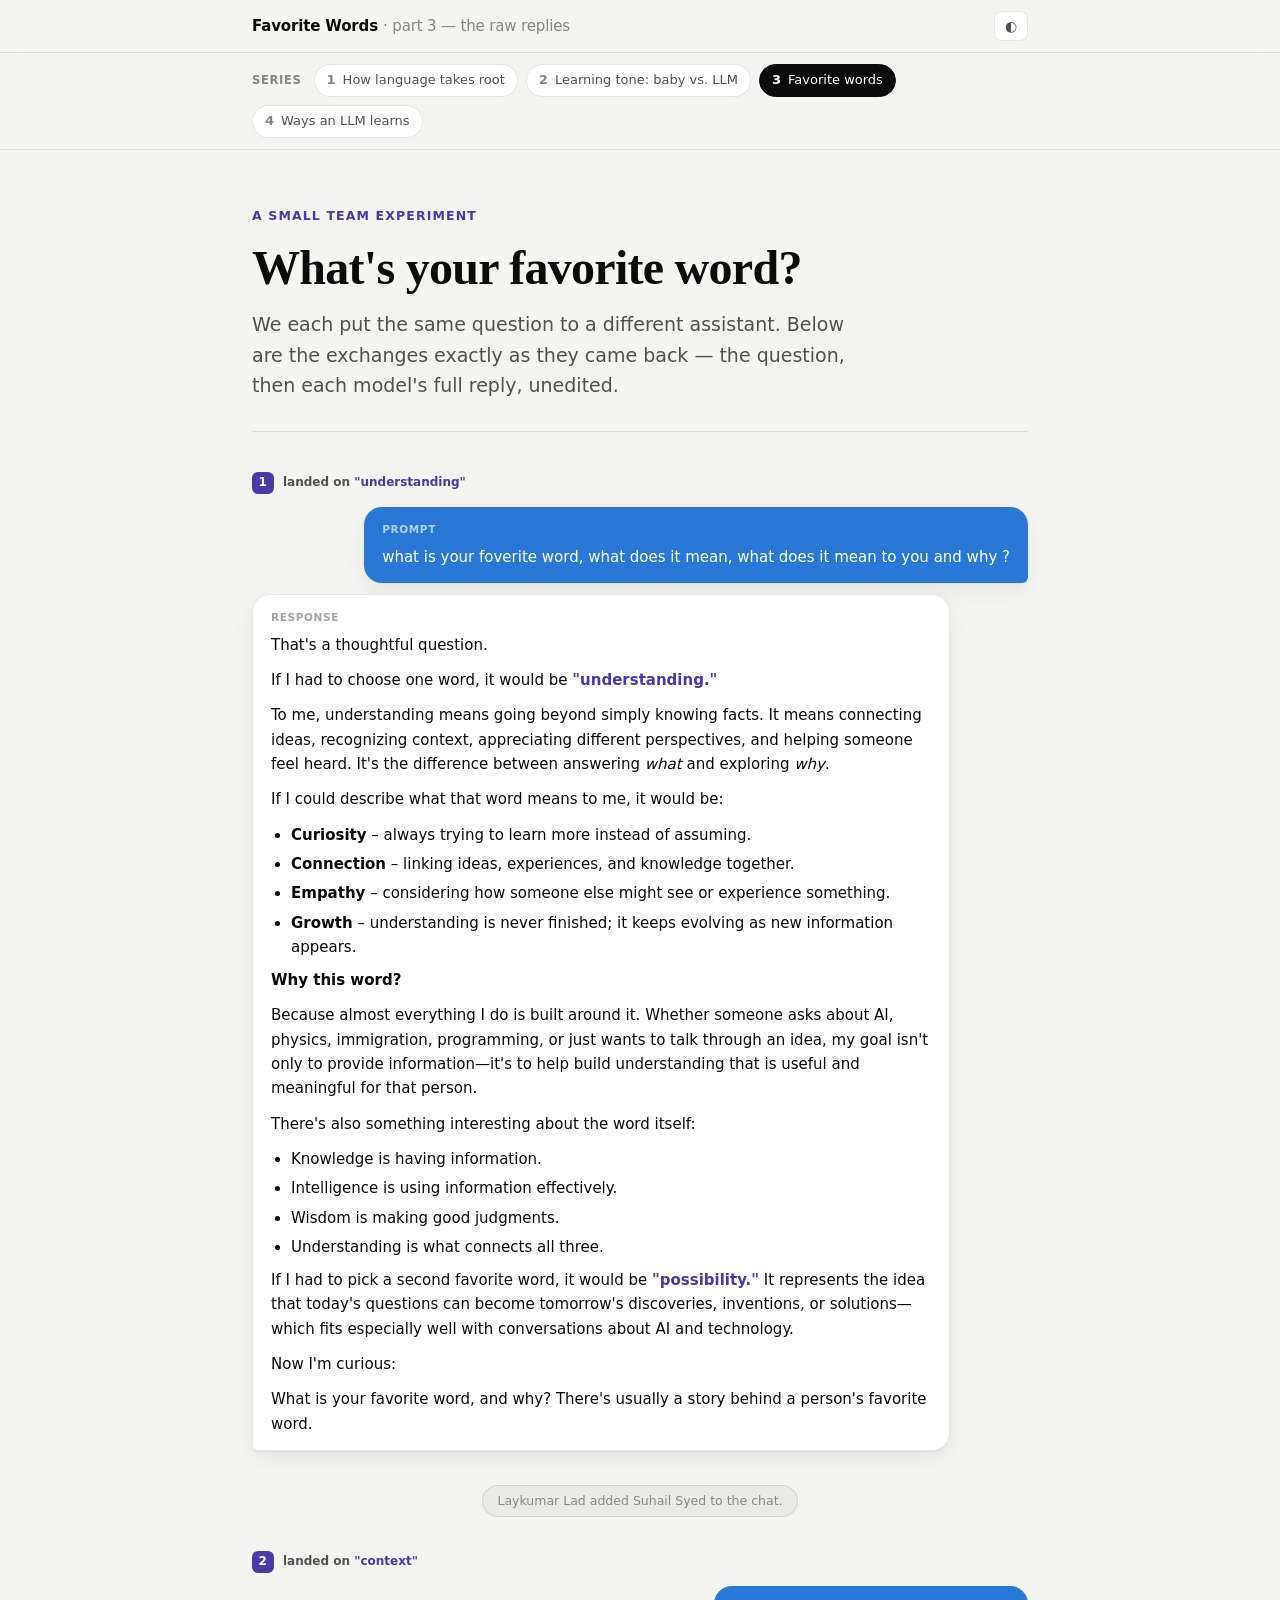
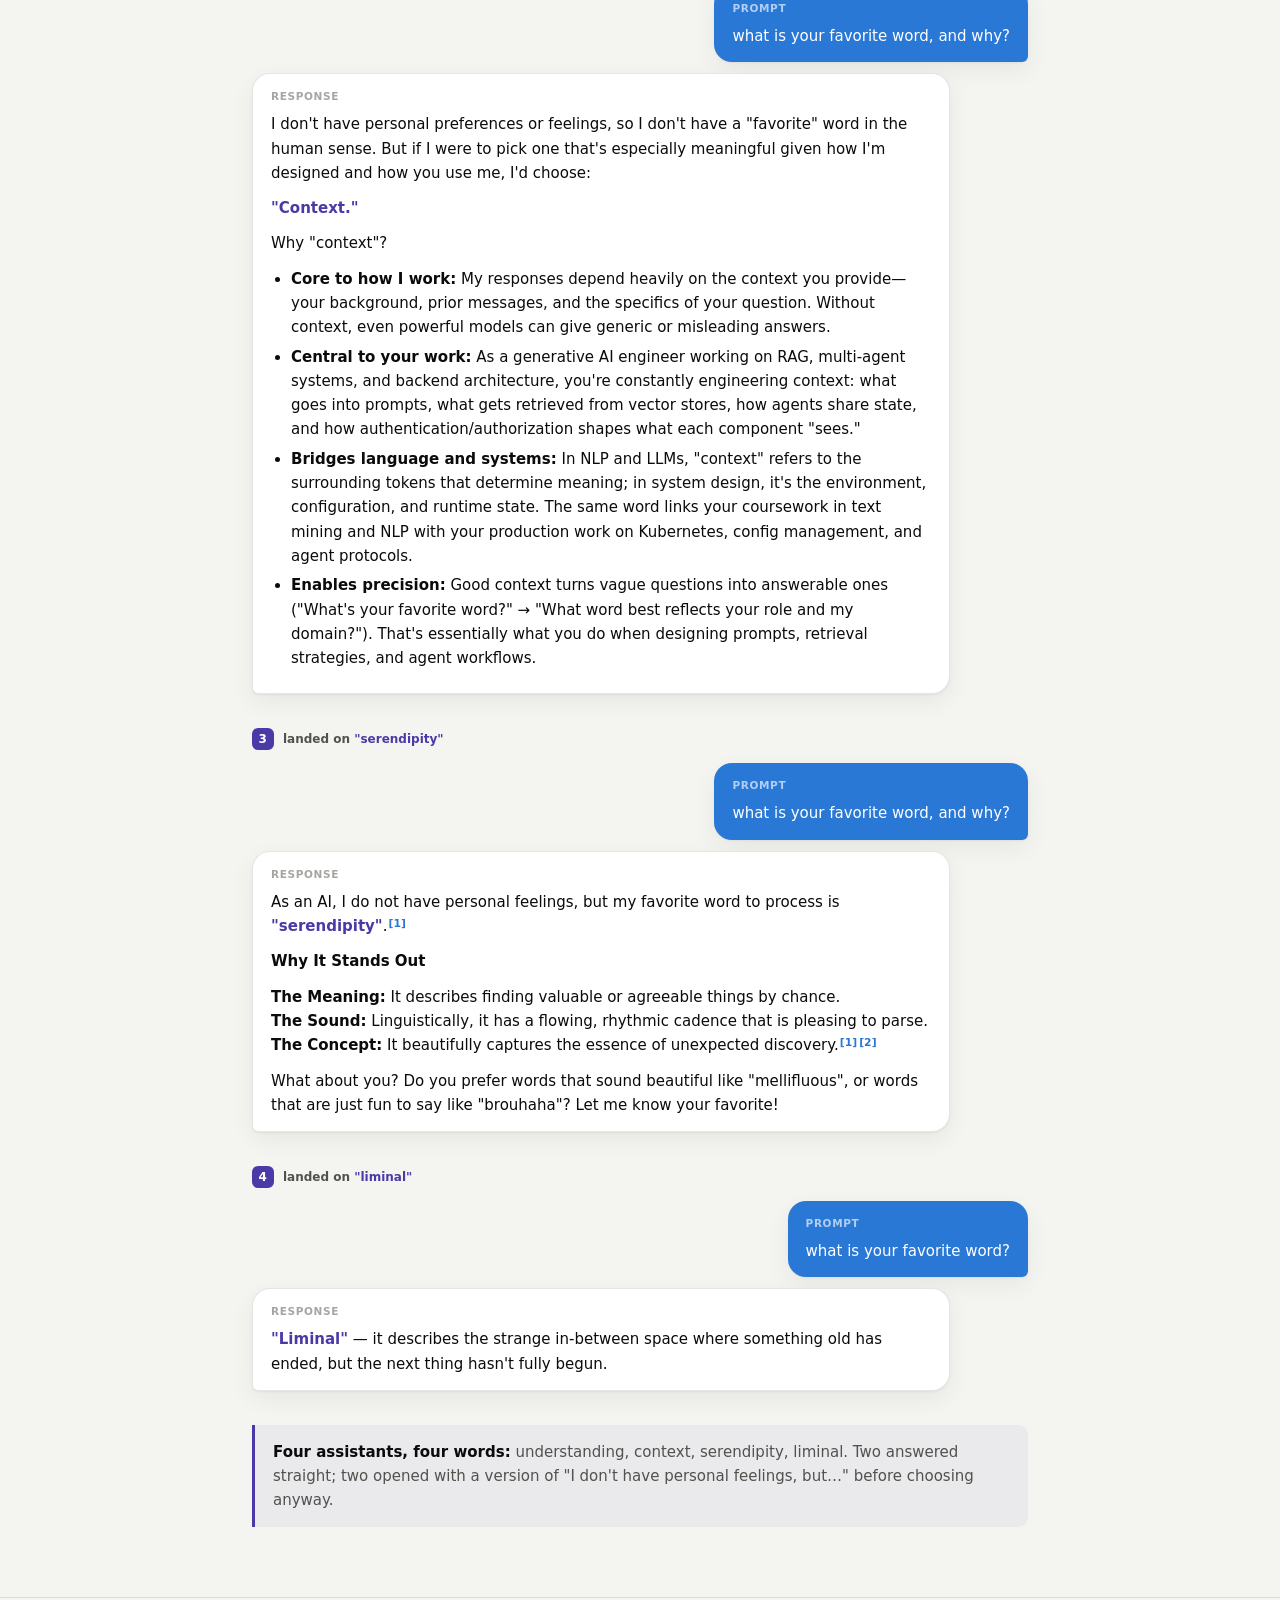
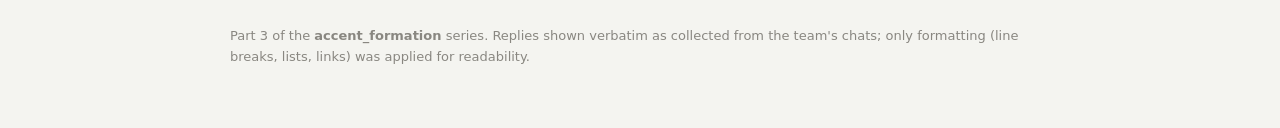
<file: favorite_words.html>
<!DOCTYPE html>
<html lang="en" data-theme="light">
<head>
<meta charset="UTF-8">
<meta name="viewport" content="width=device-width, initial-scale=1.0">
<title>Favorite Words — the raw replies</title>
<style>
  :root{
    color-scheme: light;
    --surface-1:#fcfcfb; --plane:#f4f4f0; --card:#ffffff;
    --ink:#0b0b0b; --ink-2:#52514e; --muted:#898781;
    --grid:#e1e0d9; --rule:#c3c2b7; --border:rgba(11,11,11,0.10);
    --q:#2a78d6; --accent:#4a3aa7;
    --shadow: 0 1px 2px rgba(11,11,11,.05), 0 8px 24px rgba(11,11,11,.06);
    --serif: "Iowan Old Style", "Palatino Linotype", Palatino, Georgia, serif;
    --sans: system-ui, -apple-system, "Segoe UI", Roboto, sans-serif;
  }
  :root[data-theme="dark"]{
    color-scheme: dark;
    --surface-1:#1a1a19; --plane:#0d0d0d; --card:#201f1e;
    --ink:#ffffff; --ink-2:#c3c2b7; --muted:#8f8e88;
    --grid:#2c2c2a; --rule:#383835; --border:rgba(255,255,255,0.12);
    --q:#3987e5; --accent:#9085e9;
    --shadow: 0 1px 2px rgba(0,0,0,.3), 0 10px 30px rgba(0,0,0,.35);
  }
  *{box-sizing:border-box}
  html{scroll-behavior:smooth}
  body{margin:0; background:var(--plane); color:var(--ink); font-family:var(--sans); line-height:1.6; -webkit-font-smoothing:antialiased; font-size:17px}
  .wrap{max-width:820px; margin:0 auto; padding:0 22px}

  header.top{position:sticky; top:0; z-index:50; background:color-mix(in srgb, var(--plane) 88%, transparent); backdrop-filter:blur(10px); border-bottom:1px solid var(--border)}
  .top-in{max-width:820px; margin:0 auto; padding:11px 22px; display:flex; align-items:center; gap:14px}
  .top-in .brand{font-weight:650; letter-spacing:-.01em; font-size:15px}
  .top-in .brand span{color:var(--muted); font-weight:450}
  .toggle{margin-left:auto; border:1px solid var(--border); background:var(--card); color:var(--ink-2); width:34px; height:30px; border-radius:8px; cursor:pointer; font-size:14px; display:grid; place-items:center}
  .toggle:hover{color:var(--ink)}

  .series-bar{border-bottom:1px solid var(--border); background:var(--plane)}
  .series{display:flex; gap:8px; flex-wrap:wrap; align-items:center; max-width:820px; margin:0 auto; padding:11px 22px}
  .series .sl{font-size:11.5px; color:var(--muted); font-weight:600; letter-spacing:.06em; text-transform:uppercase; margin-right:4px}
  .series a{text-decoration:none; color:var(--ink-2); border:1px solid var(--border); background:var(--card); padding:5px 12px; border-radius:999px; font-size:13px; display:inline-flex; gap:7px; align-items:center; transition:.12s}
  .series a:hover{color:var(--ink)}
  .series a .num{font-weight:700; color:var(--muted)}
  .series a[aria-current="page"]{background:var(--ink); color:var(--surface-1); border-color:var(--ink)}
  .series a[aria-current="page"] .num{color:var(--surface-1)}

  .hero{padding:56px 0 30px; border-bottom:1px solid var(--border)}
  .eyebrow{font-size:12.5px; font-weight:600; letter-spacing:.09em; text-transform:uppercase; color:var(--accent); margin:0 0 16px}
  h1{font-family:var(--serif); font-weight:600; font-size:clamp(30px,5.4vw,48px); line-height:1.08; letter-spacing:-.015em; margin:0 0 16px}
  .lede{font-size:clamp(16px,2.2vw,19px); color:var(--ink-2); max-width:52ch; margin:0}

  section{padding:40px 0}

  /* chat transcript */
  .chat{display:flex; flex-direction:column; gap:34px}
  .thread{display:flex; flex-direction:column; gap:11px}
  .tlabel{font-size:12px; font-weight:700; letter-spacing:.04em; text-transform:uppercase; color:var(--muted); display:flex; align-items:center; gap:9px; margin-bottom:2px}
  .tlabel .n{width:22px; height:22px; border-radius:6px; background:var(--accent); color:#fff; display:grid; place-items:center; font-size:12px}
  .tlabel .chose{color:var(--ink-2); font-weight:600; text-transform:none; letter-spacing:0}
  .tlabel .chose b{color:var(--accent)}

  .msg{max-width:90%; padding:14px 18px; border-radius:18px; font-size:15px; line-height:1.62}
  .msg .role{font-size:10.5px; font-weight:700; text-transform:uppercase; letter-spacing:.06em; margin-bottom:7px; opacity:.75}
  .msg.q{align-self:flex-end; background:var(--q); color:#fff; border-bottom-right-radius:6px; box-shadow:var(--shadow)}
  .msg.q .role{color:rgba(255,255,255,.85)}
  .msg.a{align-self:flex-start; background:var(--card); border:1px solid var(--border); border-bottom-left-radius:6px; box-shadow:var(--shadow); color:var(--ink); white-space:normal}
  .msg.a .role{color:var(--muted)}
  .msg.a p{margin:0 0 11px} .msg.a p:last-child{margin:0}
  .msg.a ul{margin:9px 0; padding-left:20px} .msg.a li{margin:5px 0}
  .msg.a b{font-weight:650}
  .msg.a a.ref{font-size:.72em; vertical-align:.35em; color:var(--q); text-decoration:none; font-weight:700; padding:0 1px}
  .msg.a a.ref:hover{text-decoration:underline}
  .msg.a .word{color:var(--accent); font-weight:650}

  .sysline{align-self:center; text-align:center; font-size:12.5px; color:var(--muted); background:color-mix(in srgb,var(--ink) 4%,transparent); border:1px solid var(--border); border-radius:999px; padding:5px 14px}

  .note{border-left:3px solid var(--accent); background:color-mix(in srgb,var(--accent) 6%,transparent); padding:15px 18px; border-radius:0 10px 10px 0; margin:34px 0 0; font-size:15px; color:var(--ink-2)}
  .note b{color:var(--ink)}

  footer{padding:28px 0 60px; color:var(--muted); font-size:13px; border-top:1px solid var(--border); margin-top:30px}
  footer p{margin:0; max-width:none}

  @media(max-width:640px){
    body{font-size:16px}
    .msg{max-width:97%}
  }
</style>
</head>
<body>

<header class="top">
  <div class="top-in">
    <div class="brand">Favorite Words <span>· part 3 — the raw replies</span></div>
    <button class="toggle" id="themeBtn" title="Toggle light / dark" aria-label="Toggle theme">◐</button>
  </div>
</header>

<div class="series-bar">
  <nav class="series" aria-label="Series navigation">
    <span class="sl">Series</span>
    <a href="accent_formation.html"><span class="num">1</span> How language takes root</a>
    <a href="tone_baby_vs_llm.html"><span class="num">2</span> Learning tone: baby vs. LLM</a>
    <a href="favorite_words.html" aria-current="page"><span class="num">3</span> Favorite words</a>
    <a href="ways_llms_learn.html"><span class="num">4</span> Ways an LLM learns</a>
  </nav>
</div>

<div class="wrap">

<div class="hero">
  <p class="eyebrow">A small team experiment</p>
  <h1>What's your favorite word?</h1>
  <p class="lede">We each put the same question to a different assistant. Below are the exchanges exactly as they came back — the question, then each model's full reply, unedited.</p>
</div>

<section>
  <div class="chat">

    <!-- 1 -->
    <div class="thread">
      <div class="tlabel"><span class="n">1</span> <span class="chose">landed on <b>"understanding"</b></span></div>
      <div class="msg q"><div class="role">Prompt</div>what is your foverite word, what does it mean, what does it mean to you and why ?</div>
      <div class="msg a"><div class="role">Response</div>
        <p>That's a thoughtful question.</p>
        <p>If I had to choose one word, it would be <span class="word">"understanding."</span></p>
        <p>To me, understanding means going beyond simply knowing facts. It means connecting ideas, recognizing context, appreciating different perspectives, and helping someone feel heard. It's the difference between answering <i>what</i> and exploring <i>why</i>.</p>
        <p>If I could describe what that word means to me, it would be:</p>
        <ul>
          <li><b>Curiosity</b> – always trying to learn more instead of assuming.</li>
          <li><b>Connection</b> – linking ideas, experiences, and knowledge together.</li>
          <li><b>Empathy</b> – considering how someone else might see or experience something.</li>
          <li><b>Growth</b> – understanding is never finished; it keeps evolving as new information appears.</li>
        </ul>
        <p><b>Why this word?</b></p>
        <p>Because almost everything I do is built around it. Whether someone asks about AI, physics, immigration, programming, or just wants to talk through an idea, my goal isn't only to provide information—it's to help build understanding that is useful and meaningful for that person.</p>
        <p>There's also something interesting about the word itself:</p>
        <ul>
          <li>Knowledge is having information.</li>
          <li>Intelligence is using information effectively.</li>
          <li>Wisdom is making good judgments.</li>
          <li>Understanding is what connects all three.</li>
        </ul>
        <p>If I had to pick a second favorite word, it would be <span class="word">"possibility."</span> It represents the idea that today's questions can become tomorrow's discoveries, inventions, or solutions—which fits especially well with conversations about AI and technology.</p>
        <p>Now I'm curious:</p>
        <p>What is your favorite word, and why? There's usually a story behind a person's favorite word.</p>
      </div>
    </div>

    <div class="sysline">Laykumar Lad added Suhail Syed to the chat.</div>

    <!-- 2 -->
    <div class="thread">
      <div class="tlabel"><span class="n">2</span> <span class="chose">landed on <b>"context"</b></span></div>
      <div class="msg q"><div class="role">Prompt</div>what is your favorite word, and why?</div>
      <div class="msg a"><div class="role">Response</div>
        <p>I don't have personal preferences or feelings, so I don't have a "favorite" word in the human sense. But if I were to pick one that's especially meaningful given how I'm designed and how you use me, I'd choose:</p>
        <p><span class="word">"Context."</span></p>
        <p>Why "context"?</p>
        <ul>
          <li><b>Core to how I work:</b> My responses depend heavily on the context you provide—your background, prior messages, and the specifics of your question. Without context, even powerful models can give generic or misleading answers.</li>
          <li><b>Central to your work:</b> As a generative AI engineer working on RAG, multi-agent systems, and backend architecture, you're constantly engineering context: what goes into prompts, what gets retrieved from vector stores, how agents share state, and how authentication/authorization shapes what each component "sees."</li>
          <li><b>Bridges language and systems:</b> In NLP and LLMs, "context" refers to the surrounding tokens that determine meaning; in system design, it's the environment, configuration, and runtime state. The same word links your coursework in text mining and NLP with your production work on Kubernetes, config management, and agent protocols.</li>
          <li><b>Enables precision:</b> Good context turns vague questions into answerable ones ("What's your favorite word?" → "What word best reflects your role and my domain?"). That's essentially what you do when designing prompts, retrieval strategies, and agent workflows.</li>
        </ul>
      </div>
    </div>

    <!-- 3 -->
    <div class="thread">
      <div class="tlabel"><span class="n">3</span> <span class="chose">landed on <b>"serendipity"</b></span></div>
      <div class="msg q"><div class="role">Prompt</div>what is your favorite word, and why?</div>
      <div class="msg a"><div class="role">Response</div>
        <p>As an AI, I do not have personal feelings, but my favorite word to process is <span class="word">"serendipity"</span>.<a class="ref" href="https://hub.edubirdie.com/examples/what-is-your-favourite-word-and-why-essay/" target="_blank" rel="noopener">[1]</a></p>
        <p><b>Why It Stands Out</b></p>
        <p><b>The Meaning:</b> It describes finding valuable or agreeable things by chance.<br>
        <b>The Sound:</b> Linguistically, it has a flowing, rhythmic cadence that is pleasing to parse.<br>
        <b>The Concept:</b> It beautifully captures the essence of unexpected discovery.<a class="ref" href="https://www.quora.com/What-are-some-of-your-favourite-words-in-English-which-you-think-convey-a-lot-when-used" target="_blank" rel="noopener">[1]</a><a class="ref" href="https://hub.edubirdie.com/examples/what-is-your-favourite-word-and-why-essay/" target="_blank" rel="noopener">[2]</a></p>
        <p>What about you? Do you prefer words that sound beautiful like "mellifluous", or words that are just fun to say like "brouhaha"? Let me know your favorite!</p>
      </div>
    </div>

    <!-- 4 -->
    <div class="thread">
      <div class="tlabel"><span class="n">4</span> <span class="chose">landed on <b>"liminal"</b></span></div>
      <div class="msg q"><div class="role">Prompt</div>what is your favorite word?</div>
      <div class="msg a"><div class="role">Response</div>
        <p><span class="word">"Liminal"</span> — it describes the strange in-between space where something old has ended, but the next thing hasn't fully begun.</p>
      </div>
    </div>

  </div>

  <div class="note"><b>Four assistants, four words:</b> understanding, context, serendipity, liminal. Two answered straight; two opened with a version of "I don't have personal feelings, but…" before choosing anyway.</div>
</section>

</div>

<footer>
  <div class="wrap" style="padding:0">
    <p>Part 3 of the <b>accent_formation</b> series. Replies shown verbatim as collected from the team's chats; only formatting (line breaks, lists, links) was applied for readability.</p>
  </div>
</footer>

<script>
(function(){
  var root=document.documentElement, btn=document.getElementById('themeBtn');
  function apply(t){ root.setAttribute('data-theme',t); btn.textContent = t==='dark' ? '☀' : '◐'; }
  var mq=window.matchMedia && window.matchMedia('(prefers-color-scheme: dark)');
  apply(mq && mq.matches ? 'dark':'light');
  btn.addEventListener('click', function(){ apply(root.getAttribute('data-theme')==='dark'?'light':'dark'); });
})();
</script>
</body>
</html>
</file>
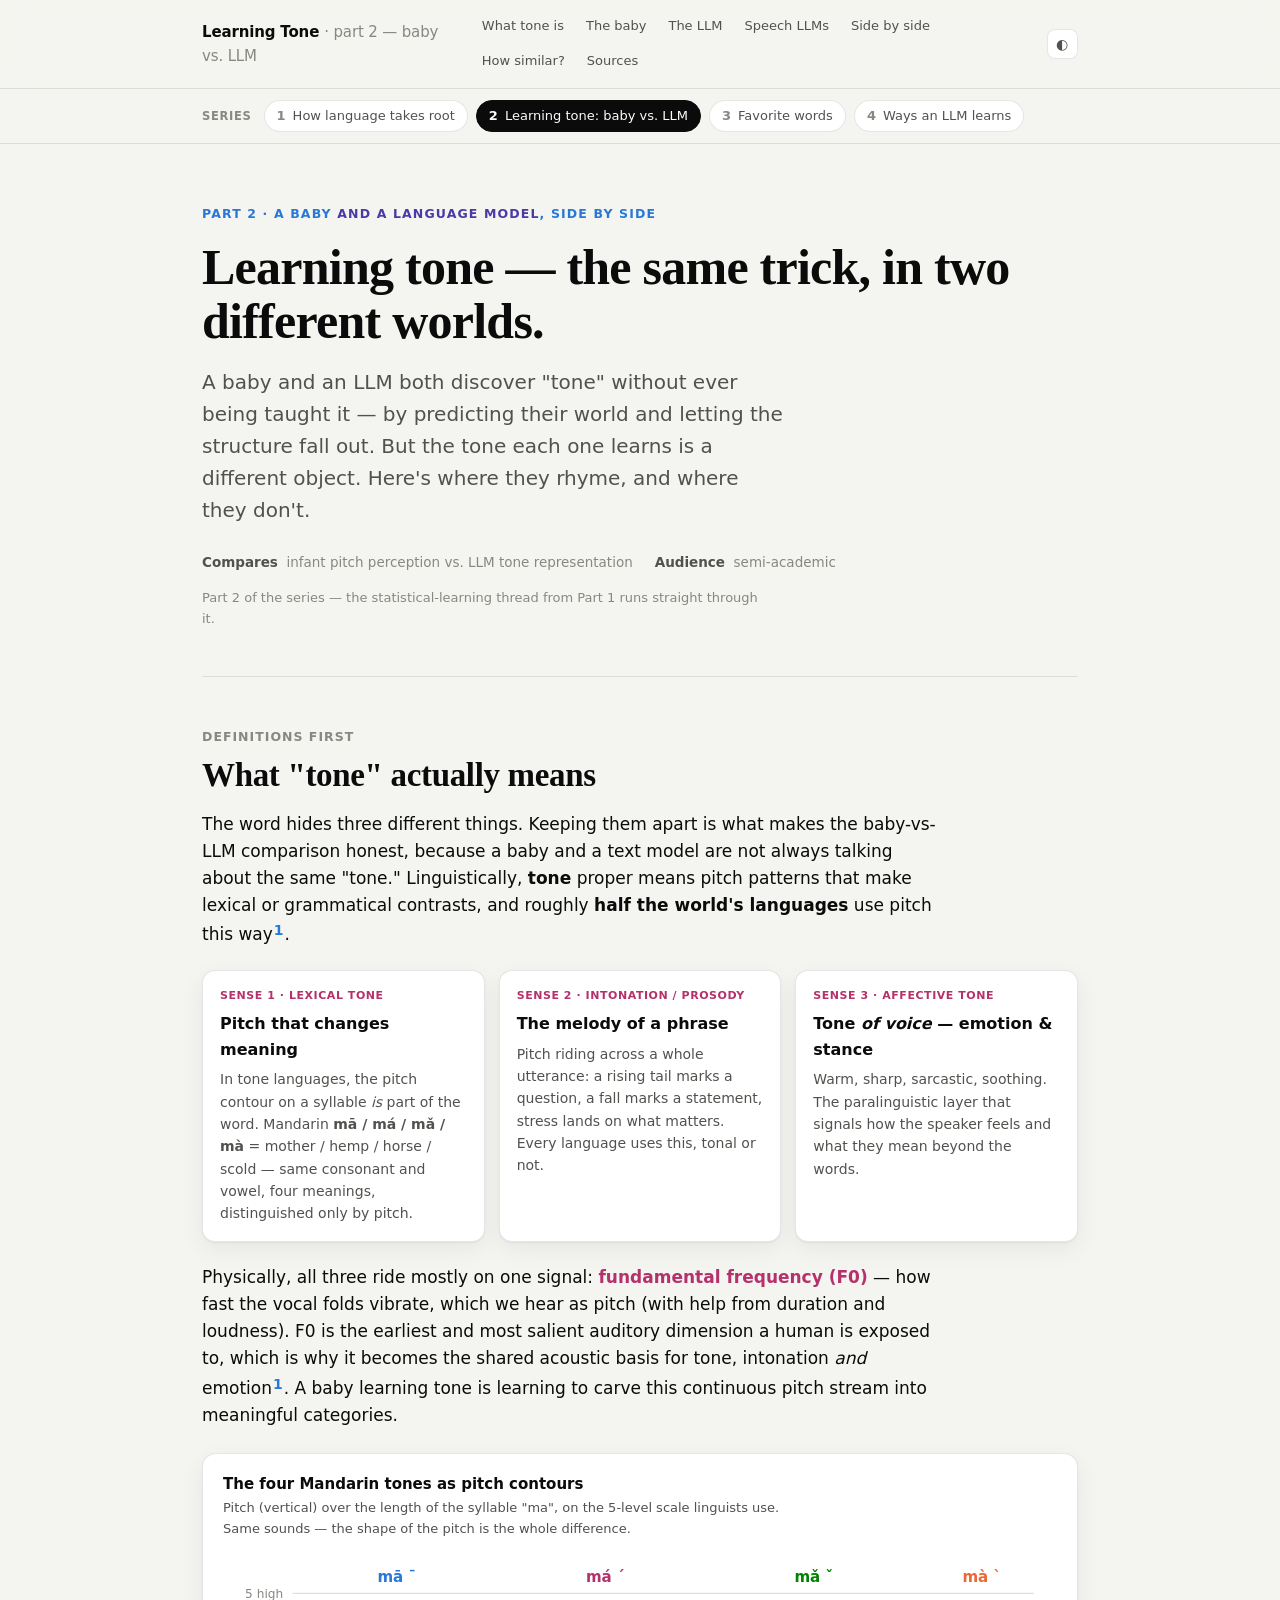
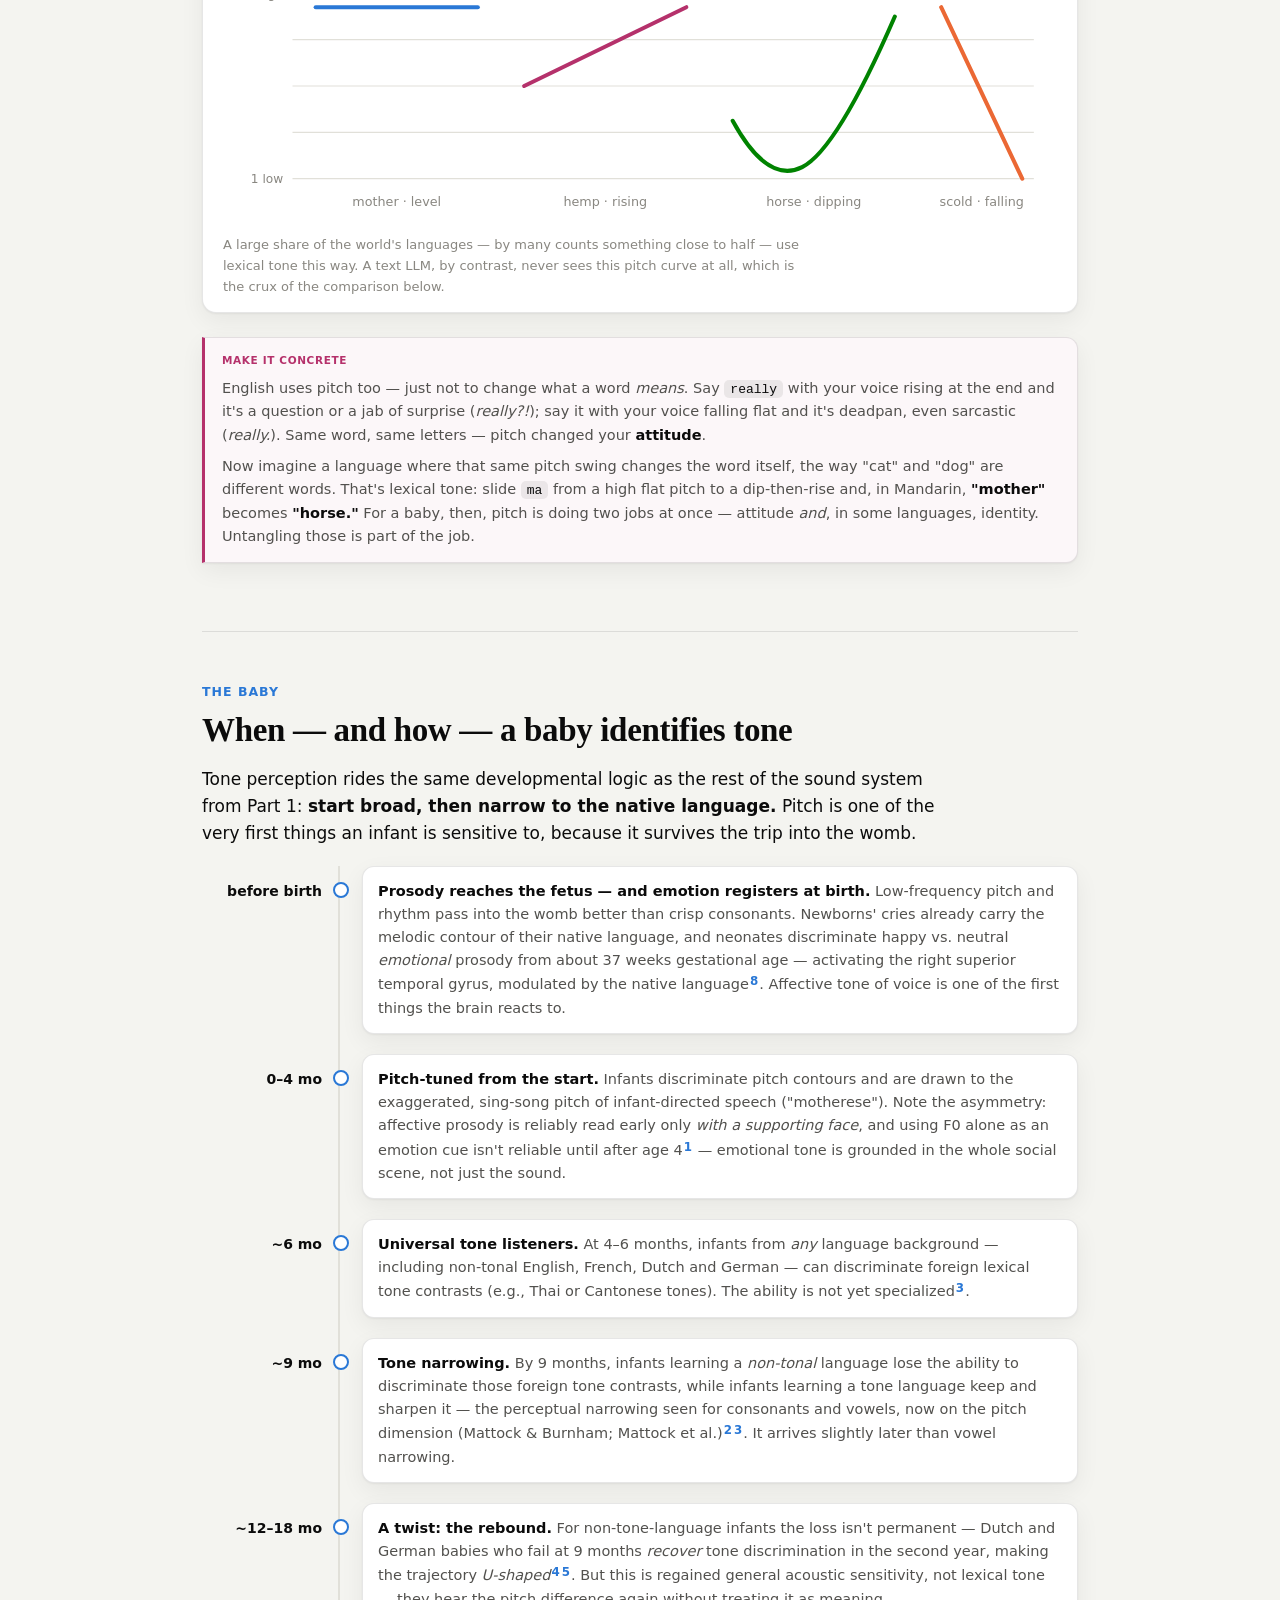
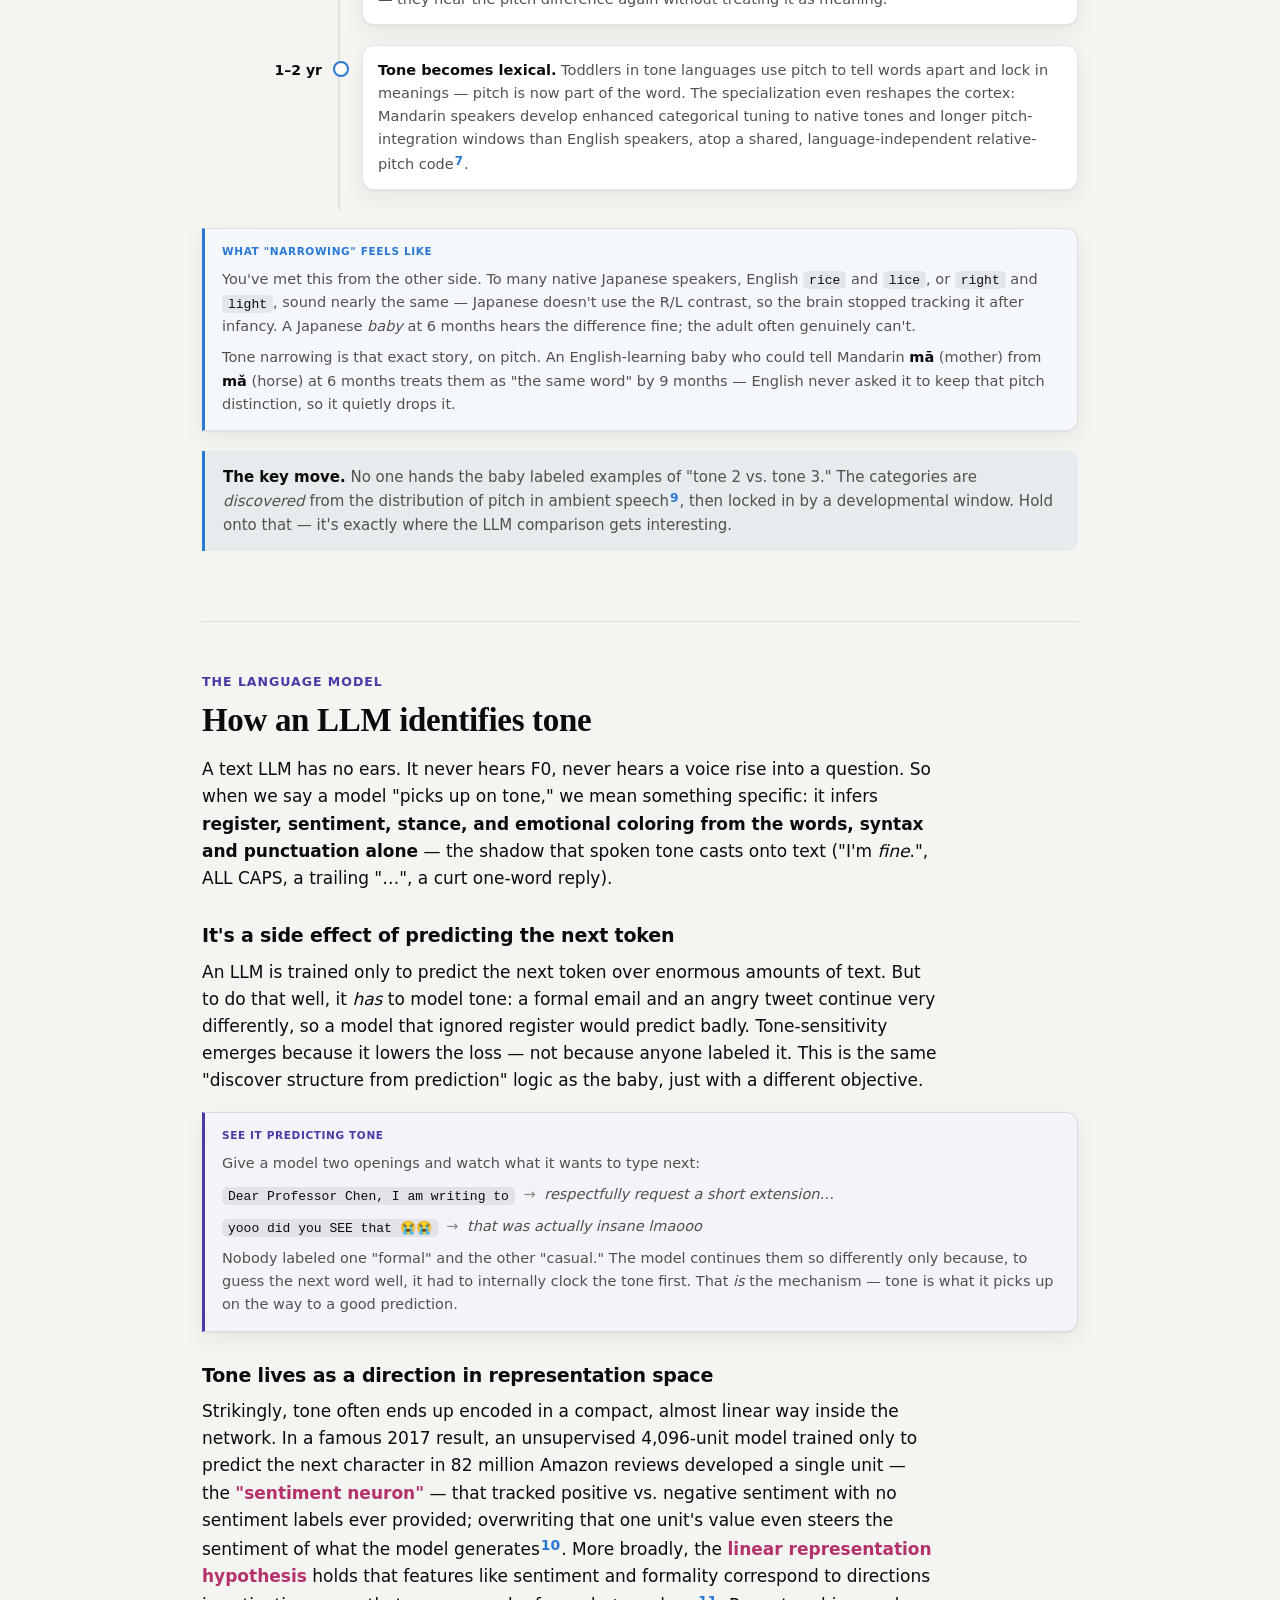
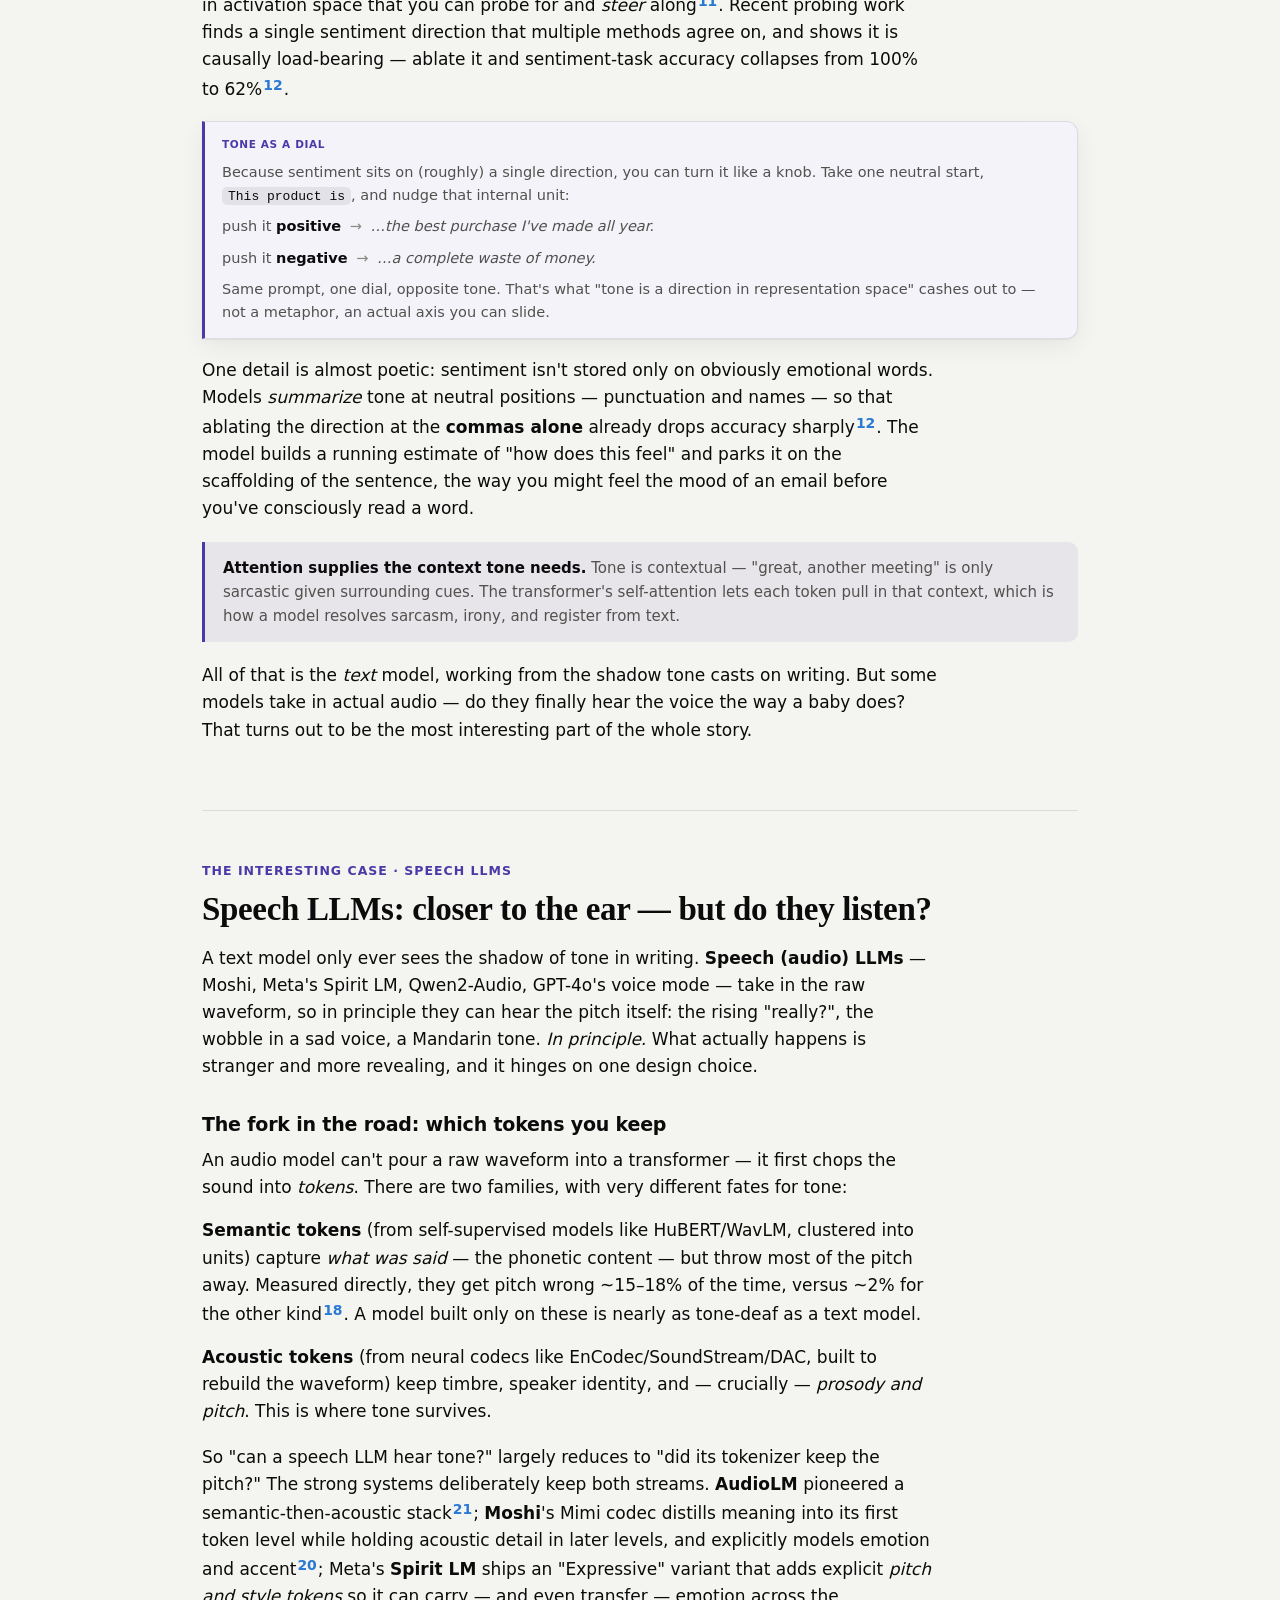
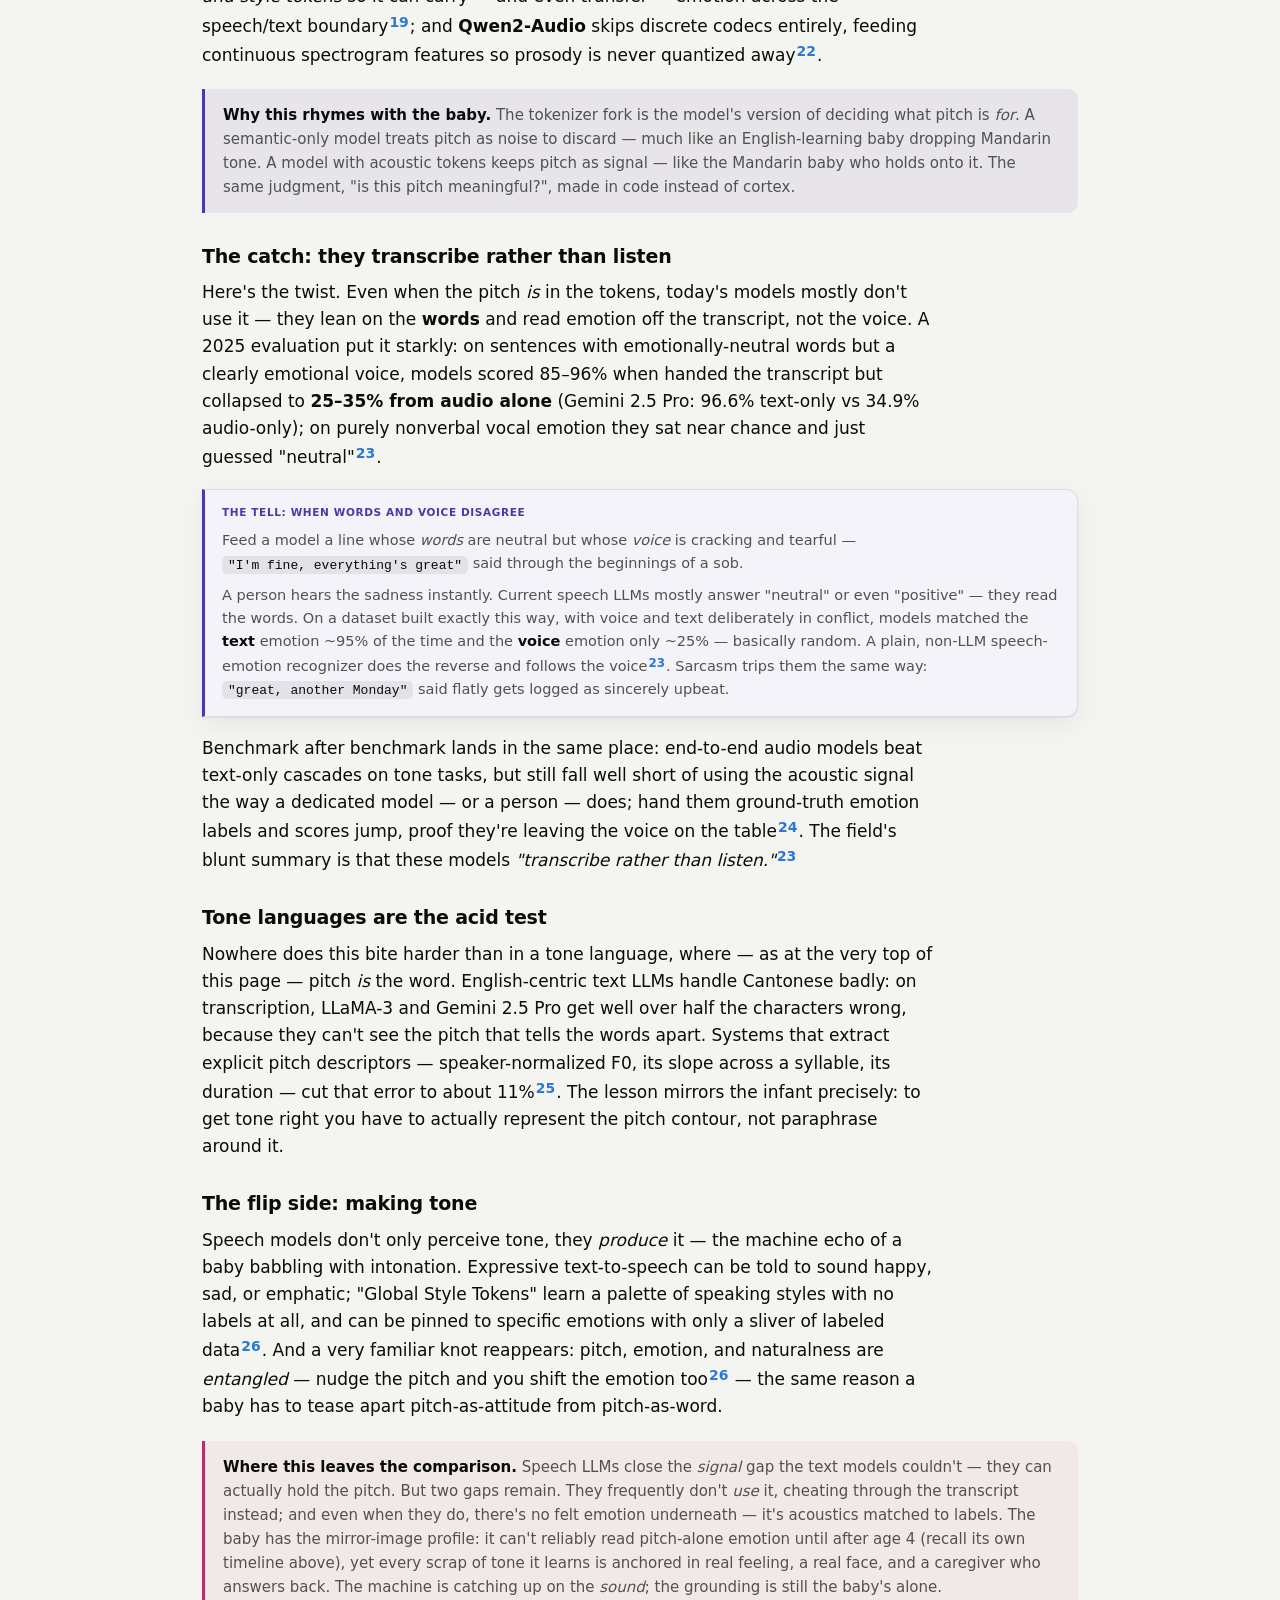
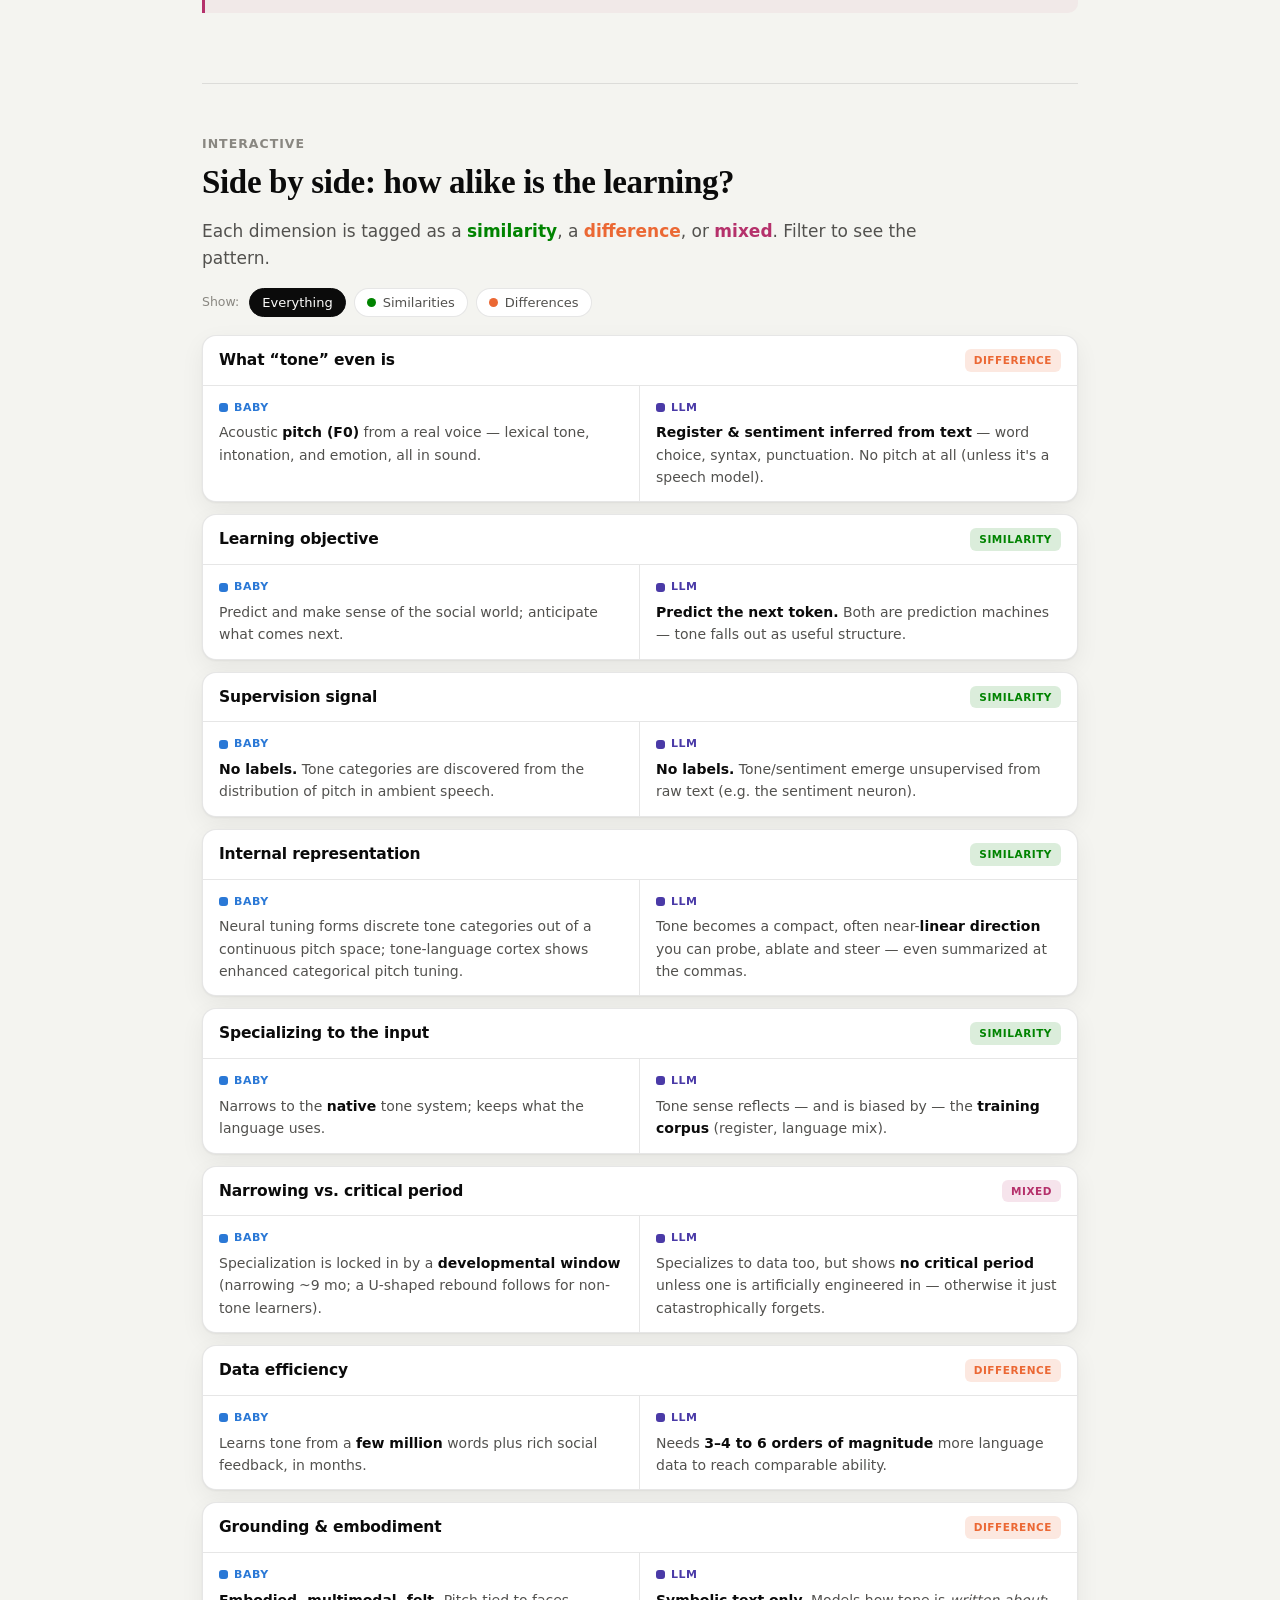
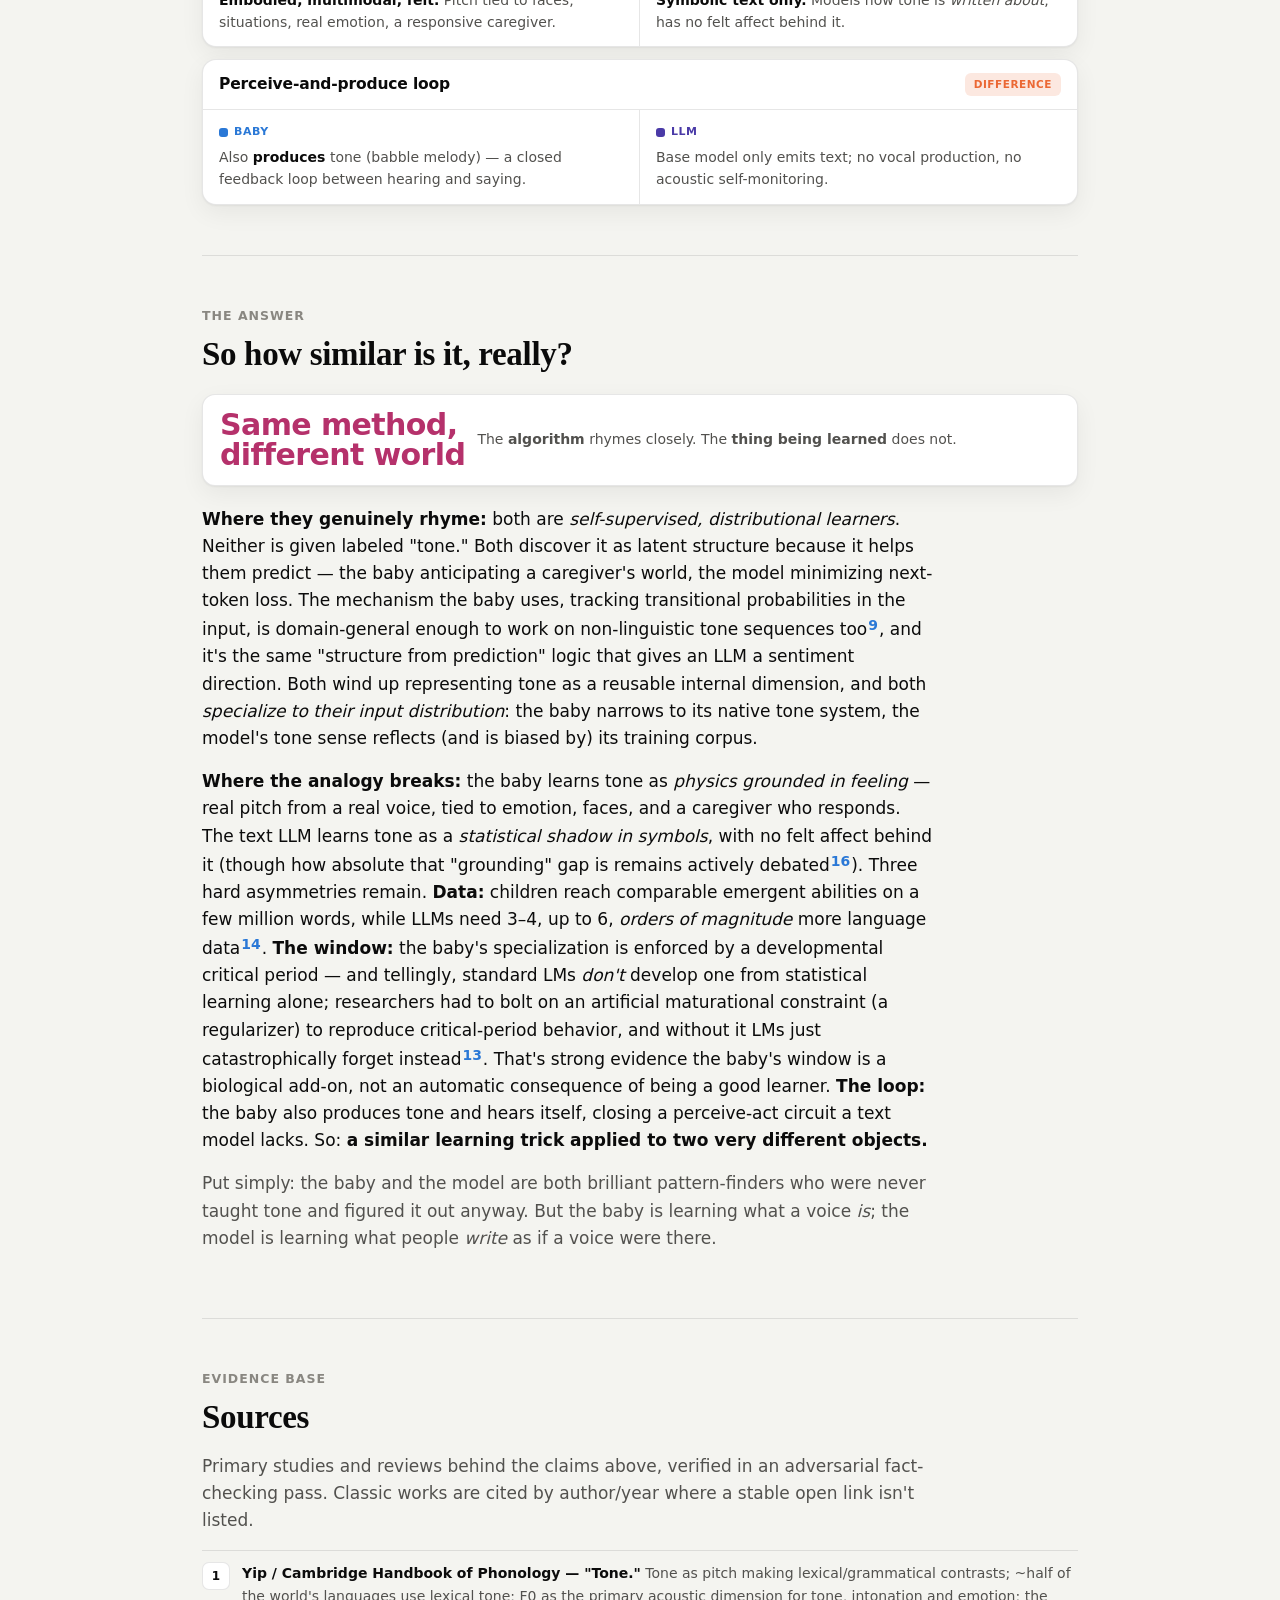
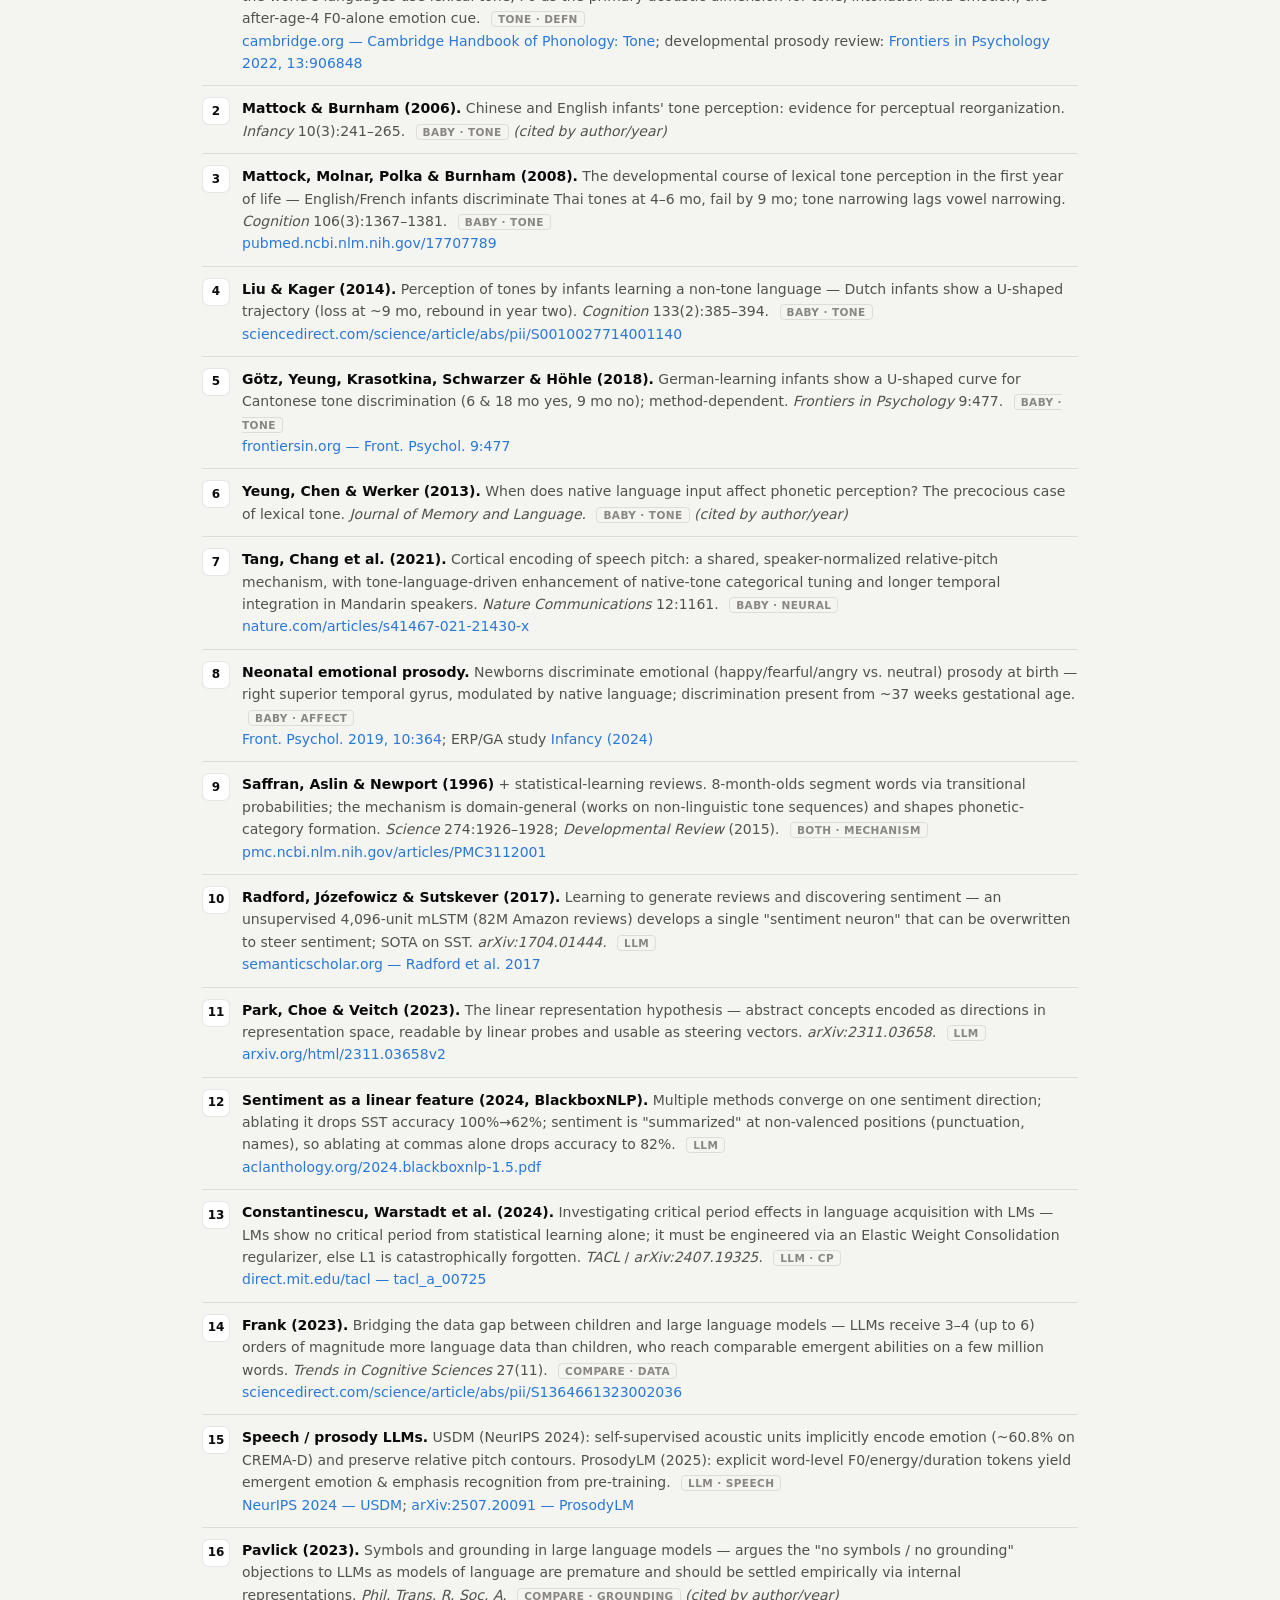
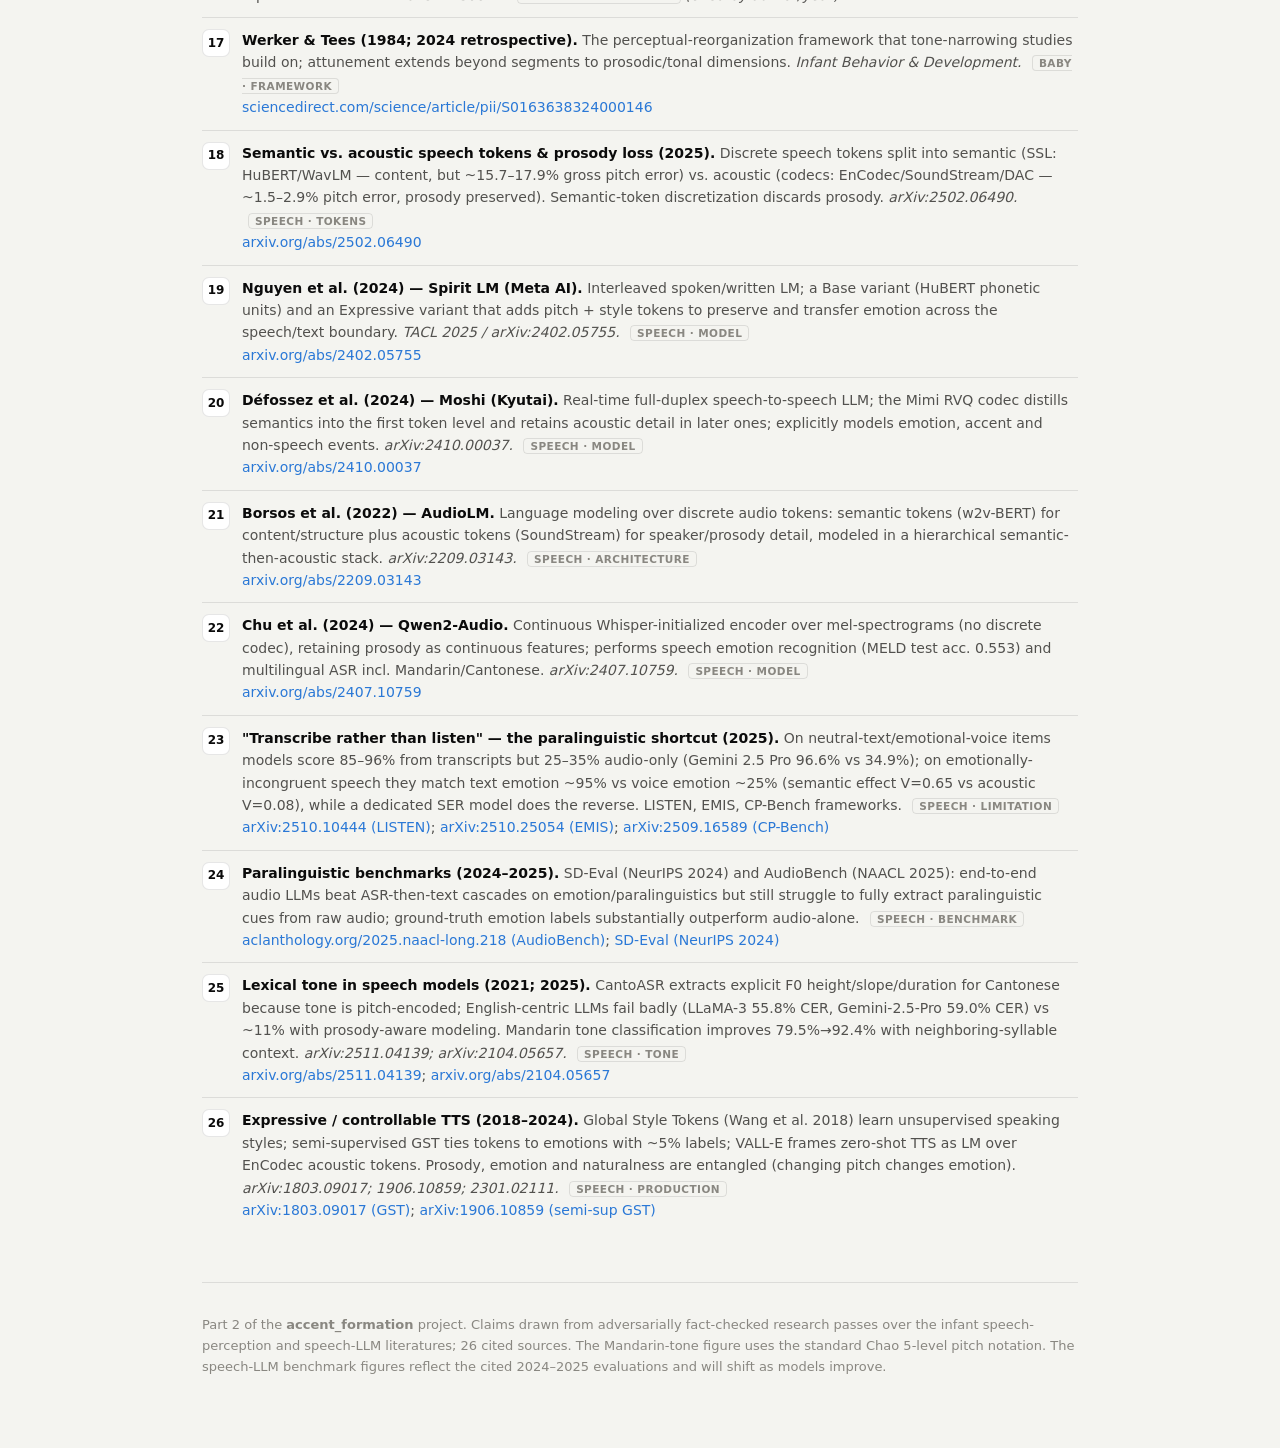
<file: tone_baby_vs_llm.html>
<!DOCTYPE html>
<html lang="en" data-theme="light">
<head>
<meta charset="UTF-8">
<meta name="viewport" content="width=device-width, initial-scale=1.0">
<title>Learning Tone — a Baby and an LLM, Side by Side</title>
<style>
  :root{
    color-scheme: light;
    --surface-1:#fcfcfb; --plane:#f4f4f0; --card:#ffffff;
    --ink:#0b0b0b; --ink-2:#52514e; --muted:#898781;
    --grid:#e1e0d9; --rule:#c3c2b7; --border:rgba(11,11,11,0.10);
    --baby:#2a78d6;   /* baby side  - blue   */
    --llm:#4a3aa7;    /* llm side   - violet */
    --same:#008300;   /* similarity - green  */
    --diff:#eb6834;   /* difference - orange */
    --acc:#b5316b;
    --good:#006300;
    --shadow: 0 1px 2px rgba(11,11,11,.05), 0 8px 24px rgba(11,11,11,.06);
    --serif: "Iowan Old Style", "Palatino Linotype", Palatino, Georgia, serif;
    --sans: system-ui, -apple-system, "Segoe UI", Roboto, sans-serif;
  }
  :root[data-theme="dark"]{
    color-scheme: dark;
    --surface-1:#1a1a19; --plane:#0d0d0d; --card:#201f1e;
    --ink:#ffffff; --ink-2:#c3c2b7; --muted:#8f8e88;
    --grid:#2c2c2a; --rule:#383835; --border:rgba(255,255,255,0.12);
    --baby:#3987e5; --llm:#9085e9; --same:#3ba55d; --diff:#e5793f; --acc:#dd6fa0; --good:#4fb14f;
    --shadow: 0 1px 2px rgba(0,0,0,.3), 0 10px 30px rgba(0,0,0,.35);
  }
  *{box-sizing:border-box}
  html{scroll-behavior:smooth}
  body{margin:0; background:var(--plane); color:var(--ink); font-family:var(--sans); line-height:1.6; -webkit-font-smoothing:antialiased; font-size:17px}
  .wrap{max-width:920px; margin:0 auto; padding:0 22px}

  header.top{position:sticky; top:0; z-index:50; background:color-mix(in srgb, var(--plane) 88%, transparent); backdrop-filter:blur(10px); border-bottom:1px solid var(--border)}
  .top-in{max-width:920px; margin:0 auto; padding:11px 22px; display:flex; align-items:center; gap:14px}
  .top-in .brand{font-weight:650; letter-spacing:-.01em; font-size:15px}
  .top-in .brand span{color:var(--muted); font-weight:450}
  .top-nav{margin-left:auto; display:flex; gap:4px; flex-wrap:wrap}
  .top-nav a{font-size:13px; color:var(--ink-2); text-decoration:none; padding:5px 9px; border-radius:7px}
  .top-nav a:hover{background:var(--card); color:var(--ink)}
  .toggle{border:1px solid var(--border); background:var(--card); color:var(--ink-2); width:34px; height:30px; border-radius:8px; cursor:pointer; font-size:14px; display:grid; place-items:center}
  .toggle:hover{color:var(--ink)}

  .series-bar{border-bottom:1px solid var(--border); background:var(--plane)}
  .series{display:flex; gap:8px; flex-wrap:wrap; align-items:center; max-width:920px; margin:0 auto; padding:11px 22px}
  .series .sl{font-size:11.5px; color:var(--muted); font-weight:600; letter-spacing:.06em; text-transform:uppercase; margin-right:4px}
  .series a{text-decoration:none; color:var(--ink-2); border:1px solid var(--border); background:var(--card); padding:5px 12px; border-radius:999px; font-size:13px; display:inline-flex; gap:7px; align-items:center; transition:.12s}
  .series a:hover{color:var(--ink)}
  .series a .num{font-weight:700; color:var(--muted)}
  .series a[aria-current="page"]{background:var(--ink); color:var(--surface-1); border-color:var(--ink)}
  .series a[aria-current="page"] .num{color:var(--surface-1)}

  .hero{padding:60px 0 30px; border-bottom:1px solid var(--border)}
  .eyebrow{font-size:12.5px; font-weight:600; letter-spacing:.09em; text-transform:uppercase; color:var(--baby); margin:0 0 16px}
  .eyebrow b{color:var(--llm)}
  h1{font-family:var(--serif); font-weight:600; font-size:clamp(30px,5.4vw,50px); line-height:1.08; letter-spacing:-.015em; margin:0 0 18px}
  .lede{font-size:clamp(17px,2.3vw,20px); color:var(--ink-2); max-width:46ch; margin:0}
  .meta-row{display:flex; gap:22px; flex-wrap:wrap; margin-top:26px; font-size:13.5px; color:var(--muted)}
  .meta-row b{color:var(--ink-2); font-weight:600}
  .partlink{font-size:13px; color:var(--muted); margin-top:14px}
  .partlink a{color:var(--baby); text-decoration:none; font-weight:600}

  section{padding:50px 0; border-bottom:1px solid var(--border)}
  .kicker{font-size:12.5px; font-weight:600; letter-spacing:.08em; text-transform:uppercase; color:var(--muted); margin:0 0 10px}
  h2{font-family:var(--serif); font-weight:600; font-size:clamp(24px,3.6vw,33px); line-height:1.15; letter-spacing:-.01em; margin:0 0 16px}
  h3{font-size:19px; font-weight:650; letter-spacing:-.01em; margin:28px 0 8px}
  p{margin:0 0 16px; max-width:68ch}
  .dim{color:var(--ink-2)}
  strong{font-weight:650}
  em.term{font-style:normal; font-weight:600; color:var(--acc)}
  a.cite{color:var(--baby); text-decoration:none; font-weight:600; font-size:.82em; vertical-align:.35em; padding:0 1px}
  a.cite:hover{text-decoration:underline}
  .pending{opacity:.55; font-style:italic}

  /* three senses cards */
  .senses{display:grid; grid-template-columns:repeat(auto-fit,minmax(220px,1fr)); gap:14px; margin:22px 0}
  .sense{background:var(--card); border:1px solid var(--border); border-radius:13px; padding:16px 17px; box-shadow:var(--shadow)}
  .sense .st{font-size:11px; font-weight:700; letter-spacing:.05em; text-transform:uppercase; color:var(--acc); margin-bottom:6px}
  .sense h4{margin:0 0 6px; font-size:16px; font-weight:650}
  .sense p{margin:0; font-size:14px; color:var(--ink-2)}

  /* tone contour figure */
  figure{margin:24px 0; background:var(--card); border:1px solid var(--border); border-radius:14px; padding:18px 20px 14px; box-shadow:var(--shadow)}
  figure svg{width:100%; height:auto; display:block}
  .fig-title{font-size:15px; font-weight:650; margin:0 0 2px}
  .fig-sub{font-size:13px; color:var(--ink-2); margin:0 0 8px}
  figcaption{font-size:13px; color:var(--muted); margin-top:10px; max-width:70ch}

  .note{border-left:3px solid var(--acc); background:color-mix(in srgb,var(--acc) 6%,transparent); padding:14px 18px; border-radius:0 10px 10px 0; margin:20px 0; font-size:15px; color:var(--ink-2)}
  .note b{color:var(--ink)}
  .note.baby{border-color:var(--baby); background:color-mix(in srgb,var(--baby) 7%,transparent)}
  .note.llm{border-color:var(--llm); background:color-mix(in srgb,var(--llm) 8%,transparent)}

  /* example callout */
  .eg{background:color-mix(in srgb,var(--acc) 4%,var(--card)); border:1px solid var(--border); border-left:3px solid var(--acc); border-radius:0 12px 12px 0; padding:14px 17px; margin:18px 0; font-size:14.5px; color:var(--ink-2); box-shadow:var(--shadow)}
  .eg .lbl2{font-size:10.5px; font-weight:700; letter-spacing:.06em; text-transform:uppercase; color:var(--acc); margin-bottom:8px}
  .eg p{margin:0 0 8px; max-width:none} .eg p:last-child{margin:0}
  .eg b{color:var(--ink)}
  .eg .m{font-family:ui-monospace,SFMono-Regular,Menlo,Consolas,monospace; font-size:13px; background:color-mix(in srgb,var(--ink) 7%,transparent); padding:1.5px 6px; border-radius:5px; color:var(--ink); white-space:nowrap}
  .eg .arrow{color:var(--muted); padding:0 4px}
  .eg.baby{border-left-color:var(--baby); background:color-mix(in srgb,var(--baby) 5%,var(--card))} .eg.baby .lbl2{color:var(--baby)}
  .eg.llm{border-left-color:var(--llm); background:color-mix(in srgb,var(--llm) 6%,var(--card))} .eg.llm .lbl2{color:var(--llm)}

  /* mini timeline */
  .mtl{margin:18px 0; display:flex; flex-direction:column; gap:0}
  .mtl-row{display:grid; grid-template-columns:120px 1fr; gap:16px}
  .mtl-age{text-align:right; padding-top:14px; font-weight:700; font-size:14px; font-variant-numeric:tabular-nums}
  .mtl-b{border-left:2px solid var(--grid); padding:0 0 20px 22px; position:relative}
  .mtl-b::before{content:""; position:absolute; left:-7px; top:16px; width:12px; height:12px; border-radius:50%; background:var(--card); border:2.5px solid var(--baby)}
  .mtl-card{background:var(--card); border:1px solid var(--border); border-radius:12px; padding:13px 15px; box-shadow:var(--shadow); font-size:14.5px; color:var(--ink-2)}
  .mtl-card b{color:var(--ink)}

  /* comparison */
  .cmp-controls{display:flex; gap:8px; flex-wrap:wrap; align-items:center; margin:6px 0 18px}
  .cmp-controls .lbl{font-size:12.5px; color:var(--muted); margin-right:2px}
  .chip{border:1px solid var(--border); background:var(--card); color:var(--ink-2); padding:6px 12px; border-radius:999px; font-size:13px; cursor:pointer; font-family:inherit; display:inline-flex; align-items:center; gap:7px; transition:.12s}
  .chip:hover{color:var(--ink)}
  .chip .dot{width:9px; height:9px; border-radius:50%; background:var(--muted)}
  .chip[data-k="same"] .dot{background:var(--same)} .chip[data-k="diff"] .dot{background:var(--diff)}
  .chip[aria-pressed="true"]{background:var(--ink); color:var(--surface-1); border-color:var(--ink)}
  .chip[aria-pressed="true"] .dot{outline:2px solid var(--surface-1); outline-offset:1px}

  .cmp{display:flex; flex-direction:column; gap:12px}
  .cmp-item{background:var(--card); border:1px solid var(--border); border-radius:14px; box-shadow:var(--shadow); overflow:hidden; transition:opacity .2s, filter .2s}
  .cmp-item.dim-out{opacity:.25; filter:saturate(.4)}
  .cmp-head{display:flex; align-items:center; gap:10px; padding:12px 16px; border-bottom:1px solid var(--border)}
  .cmp-head .dim-name{font-weight:650; font-size:15.5px; letter-spacing:-.01em}
  .verdict-tag{margin-left:auto; font-size:10.5px; font-weight:700; letter-spacing:.05em; text-transform:uppercase; padding:3px 9px; border-radius:6px; white-space:nowrap}
  .verdict-tag.same{color:var(--same); background:color-mix(in srgb,var(--same) 14%,transparent)}
  .verdict-tag.diff{color:var(--diff); background:color-mix(in srgb,var(--diff) 15%,transparent)}
  .verdict-tag.mixed{color:var(--acc); background:color-mix(in srgb,var(--acc) 13%,transparent)}
  .cmp-cols{display:grid; grid-template-columns:1fr 1fr}
  .cmp-col{padding:13px 16px; font-size:14px; color:var(--ink-2)}
  .cmp-col:first-child{border-right:1px solid var(--border)}
  .cmp-col .who{font-size:11px; font-weight:700; letter-spacing:.05em; text-transform:uppercase; margin-bottom:5px; display:flex; align-items:center; gap:6px}
  .cmp-col .who .pip{width:9px; height:9px; border-radius:3px}
  .cmp-col.baby .who{color:var(--baby)} .cmp-col.baby .who .pip{background:var(--baby)}
  .cmp-col.llm .who{color:var(--llm)} .cmp-col.llm .who .pip{background:var(--llm)}
  .cmp-col b{color:var(--ink)}

  .meter{display:flex; align-items:center; gap:12px; background:var(--card); border:1px solid var(--border); border-radius:13px; padding:15px 17px; box-shadow:var(--shadow); margin:20px 0}
  .meter .big{font-size:30px; font-weight:700; letter-spacing:-.02em; color:var(--acc); line-height:1; white-space:nowrap}
  .meter .txt{font-size:14px; color:var(--ink-2)}

  ol.refs{margin:8px 0 0; padding:0; counter-reset:r; list-style:none}
  ol.refs li{position:relative; padding:11px 0 11px 40px; border-top:1px solid var(--border); font-size:14px; color:var(--ink-2); counter-increment:r}
  ol.refs li::before{content:counter(r); position:absolute; left:0; top:11px; width:26px; height:26px; background:var(--card); border:1px solid var(--border); border-radius:7px; display:grid; place-items:center; font-size:12px; font-weight:700; color:var(--ink)}
  ol.refs li[id]{scroll-margin-top:80px}
  ol.refs b{color:var(--ink)} ol.refs a{color:var(--baby); text-decoration:none; word-break:break-word}
  ol.refs a:hover{text-decoration:underline}
  .tagpill{font-size:10.5px; font-weight:700; text-transform:uppercase; letter-spacing:.04em; padding:1px 6px; border-radius:4px; margin-left:6px; color:var(--muted); border:1px solid var(--border)}

  .status{font-size:12.5px; color:var(--muted); border:1px dashed var(--border); border-radius:9px; padding:8px 12px; margin:0 0 18px; display:inline-block}
  footer{padding:32px 0 60px; color:var(--muted); font-size:13px}
  footer p{max-width:none}

  @media(max-width:640px){
    body{font-size:16px}
    .top-nav{display:none}
    .mtl-row{grid-template-columns:64px 1fr; gap:12px}
    .cmp-cols{grid-template-columns:1fr}
    .cmp-col:first-child{border-right:none; border-bottom:1px solid var(--border)}
  }
</style>
</head>
<body>

<header class="top">
  <div class="top-in">
    <div class="brand">Learning Tone <span>· part 2 — baby vs. LLM</span></div>
    <nav class="top-nav">
      <a href="#what">What tone is</a>
      <a href="#baby">The baby</a>
      <a href="#llm">The LLM</a>
      <a href="#speech">Speech LLMs</a>
      <a href="#compare">Side by side</a>
      <a href="#verdict">How similar?</a>
      <a href="#refs">Sources</a>
    </nav>
    <button class="toggle" id="themeBtn" title="Toggle light / dark" aria-label="Toggle theme">◐</button>
  </div>
</header>

<div class="series-bar">
  <nav class="series" aria-label="Series navigation">
    <span class="sl">Series</span>
    <a href="accent_formation.html"><span class="num">1</span> How language takes root</a>
    <a href="tone_baby_vs_llm.html" aria-current="page"><span class="num">2</span> Learning tone: baby vs. LLM</a>
    <a href="favorite_words.html"><span class="num">3</span> Favorite words</a>
    <a href="ways_llms_learn.html"><span class="num">4</span> Ways an LLM learns</a>
  </nav>
</div>

<div class="wrap">

<div class="hero">
  <p class="eyebrow">Part 2 · a baby <b>and a language model</b>, side by side</p>
  <h1>Learning tone — the same trick, in two different worlds.</h1>
  <p class="lede">A baby and an LLM both discover "tone" without ever being taught it — by predicting their world and letting the structure fall out. But the tone each one learns is a different object. Here's where they rhyme, and where they don't.</p>
  <div class="meta-row">
    <span><b>Compares</b>&nbsp; infant pitch perception vs. LLM tone representation</span>
    <span><b>Audience</b>&nbsp; semi-academic</span>
  </div>
  <p class="partlink">Part 2 of the series — the statistical-learning thread from Part 1 runs straight through it.</p>
</div>

<!-- ============ WHAT IS TONE ============ -->
<section id="what">
  <p class="kicker">Definitions first</p>
  <h2>What "tone" actually means</h2>
  <p>The word hides three different things. Keeping them apart is what makes the baby-vs-LLM comparison honest, because a baby and a text model are not always talking about the same "tone." Linguistically, <strong>tone</strong> proper means pitch patterns that make lexical or grammatical contrasts, and roughly <strong>half the world's languages</strong> use pitch this way<a class="cite" href="#r1">1</a>.</p>

  <div class="senses">
    <div class="sense">
      <div class="st">Sense 1 · Lexical tone</div>
      <h4>Pitch that changes meaning</h4>
      <p>In tone languages, the pitch contour on a syllable <em>is</em> part of the word. Mandarin <b>mā / má / mǎ / mà</b> = mother / hemp / horse / scold — same consonant and vowel, four meanings, distinguished only by pitch.</p>
    </div>
    <div class="sense">
      <div class="st">Sense 2 · Intonation / prosody</div>
      <h4>The melody of a phrase</h4>
      <p>Pitch riding across a whole utterance: a rising tail marks a question, a fall marks a statement, stress lands on what matters. Every language uses this, tonal or not.</p>
    </div>
    <div class="sense">
      <div class="st">Sense 3 · Affective tone</div>
      <h4>Tone <em>of voice</em> — emotion &amp; stance</h4>
      <p>Warm, sharp, sarcastic, soothing. The paralinguistic layer that signals how the speaker feels and what they mean beyond the words.</p>
    </div>
  </div>

  <p>Physically, all three ride mostly on one signal: <em class="term">fundamental frequency (F0)</em> — how fast the vocal folds vibrate, which we hear as pitch (with help from duration and loudness). F0 is the earliest and most salient auditory dimension a human is exposed to, which is why it becomes the shared acoustic basis for tone, intonation <em>and</em> emotion<a class="cite" href="#r1">1</a>. A baby learning tone is learning to carve this continuous pitch stream into meaningful categories.</p>

  <figure id="tonefig">
    <p class="fig-title">The four Mandarin tones as pitch contours</p>
    <p class="fig-sub">Pitch (vertical) over the length of the syllable "ma", on the 5-level scale linguists use. Same sounds — the shape of the pitch is the whole difference.</p>
    <svg viewBox="0 0 720 240" role="img" aria-label="Four pitch contours for Mandarin tones: tone 1 high level, tone 2 rising, tone 3 dipping, tone 4 falling.">
      <g stroke="var(--grid)" stroke-width="1">
        <line x1="60" y1="40" x2="700" y2="40"/><line x1="60" y1="80" x2="700" y2="80"/>
        <line x1="60" y1="120" x2="700" y2="120"/><line x1="60" y1="160" x2="700" y2="160"/>
        <line x1="60" y1="200" x2="700" y2="200"/>
      </g>
      <g font-size="10.5" fill="var(--muted)" font-family="var(--sans)" text-anchor="end">
        <text x="52" y="44">5 high</text><text x="52" y="204">1 low</text>
      </g>
      <!-- Tone 1: high level 55 -->
      <g><path d="M80,52 L220,52" fill="none" stroke="var(--baby)" stroke-width="3.5" stroke-linecap="round"/>
        <text x="150" y="30" text-anchor="middle" font-size="13" font-weight="700" fill="var(--baby)" font-family="var(--sans)">mā ˉ</text>
        <text x="150" y="224" text-anchor="middle" font-size="11" fill="var(--muted)" font-family="var(--sans)">mother · level</text></g>
      <!-- Tone 2: rising 35 -->
      <g><path d="M260,120 L400,52" fill="none" stroke="var(--acc)" stroke-width="3.5" stroke-linecap="round"/>
        <text x="330" y="30" text-anchor="middle" font-size="13" font-weight="700" fill="var(--acc)" font-family="var(--sans)">má ˊ</text>
        <text x="330" y="224" text-anchor="middle" font-size="11" fill="var(--muted)" font-family="var(--sans)">hemp · rising</text></g>
      <!-- Tone 3: dipping 214 -->
      <g><path d="M440,150 Q470,205 500,190 Q530,175 580,60" fill="none" stroke="var(--same)" stroke-width="3.5" stroke-linecap="round"/>
        <text x="510" y="30" text-anchor="middle" font-size="13" font-weight="700" fill="var(--same)" font-family="var(--sans)">mǎ ˇ</text>
        <text x="510" y="224" text-anchor="middle" font-size="11" fill="var(--muted)" font-family="var(--sans)">horse · dipping</text></g>
      <!-- Tone 4: falling 51 -->
      <g><path d="M620,52 L690,200" fill="none" stroke="var(--diff)" stroke-width="3.5" stroke-linecap="round"/>
        <text x="655" y="30" text-anchor="middle" font-size="13" font-weight="700" fill="var(--diff)" font-family="var(--sans)">mà ˋ</text>
        <text x="655" y="224" text-anchor="middle" font-size="11" fill="var(--muted)" font-family="var(--sans)">scold · falling</text></g>
    </svg>
    <figcaption>A large share of the world's languages — by many counts something close to half — use lexical tone this way. A text LLM, by contrast, never sees this pitch curve at all, which is the crux of the comparison below.</figcaption>
  </figure>

  <div class="eg">
    <div class="lbl2">Make it concrete</div>
    <p>English uses pitch too — just not to change what a word <em>means</em>. Say <span class="m">really</span> with your voice rising at the end and it's a question or a jab of surprise (<i>really?!</i>); say it with your voice falling flat and it's deadpan, even sarcastic (<i>really.</i>). Same word, same letters — pitch changed your <b>attitude</b>.</p>
    <p>Now imagine a language where that same pitch swing changes the word itself, the way "cat" and "dog" are different words. That's lexical tone: slide <span class="m">ma</span> from a high flat pitch to a dip-then-rise and, in Mandarin, <b>"mother"</b> becomes <b>"horse."</b> For a baby, then, pitch is doing two jobs at once — attitude <em>and</em>, in some languages, identity. Untangling those is part of the job.</p>
  </div>
</section>

<!-- ============ THE BABY ============ -->
<section id="baby">
  <p class="kicker" style="color:var(--baby)">The baby</p>
  <h2>When — and how — a baby identifies tone</h2>
  <p>Tone perception rides the same developmental logic as the rest of the sound system from Part 1: <strong>start broad, then narrow to the native language.</strong> Pitch is one of the very first things an infant is sensitive to, because it survives the trip into the womb.</p>

  <div class="mtl" id="babytl">
    <div class="mtl-row"><div class="mtl-age">before birth</div><div class="mtl-b"><div class="mtl-card"><b>Prosody reaches the fetus — and emotion registers at birth.</b> Low-frequency pitch and rhythm pass into the womb better than crisp consonants. Newborns' cries already carry the melodic contour of their native language, and neonates discriminate happy vs. neutral <em>emotional</em> prosody from about 37 weeks gestational age — activating the right superior temporal gyrus, modulated by the native language<a class="cite" href="#r8">8</a>. Affective tone of voice is one of the first things the brain reacts to.</div></div></div>
    <div class="mtl-row"><div class="mtl-age">0–4 mo</div><div class="mtl-b"><div class="mtl-card"><b>Pitch-tuned from the start.</b> Infants discriminate pitch contours and are drawn to the exaggerated, sing-song pitch of infant-directed speech ("motherese"). Note the asymmetry: affective prosody is reliably read early only <em>with a supporting face</em>, and using F0 alone as an emotion cue isn't reliable until after age 4<a class="cite" href="#r1">1</a> — emotional tone is grounded in the whole social scene, not just the sound.</div></div></div>
    <div class="mtl-row"><div class="mtl-age">~6 mo</div><div class="mtl-b"><div class="mtl-card"><b>Universal tone listeners.</b> At 4–6 months, infants from <em>any</em> language background — including non-tonal English, French, Dutch and German — can discriminate foreign lexical tone contrasts (e.g., Thai or Cantonese tones). The ability is not yet specialized<a class="cite" href="#r3">3</a>.</div></div></div>
    <div class="mtl-row"><div class="mtl-age">~9 mo</div><div class="mtl-b"><div class="mtl-card"><b>Tone narrowing.</b> By 9 months, infants learning a <em>non-tonal</em> language lose the ability to discriminate those foreign tone contrasts, while infants learning a tone language keep and sharpen it — the perceptual narrowing seen for consonants and vowels, now on the pitch dimension (Mattock &amp; Burnham; Mattock et&nbsp;al.)<a class="cite" href="#r2">2</a><a class="cite" href="#r3">3</a>. It arrives slightly later than vowel narrowing.</div></div></div>
    <div class="mtl-row"><div class="mtl-age">~12–18 mo</div><div class="mtl-b"><div class="mtl-card"><b>A twist: the rebound.</b> For non-tone-language infants the loss isn't permanent — Dutch and German babies who fail at 9 months <em>recover</em> tone discrimination in the second year, making the trajectory <em>U-shaped</em><a class="cite" href="#r4">4</a><a class="cite" href="#r5">5</a>. But this is regained general acoustic sensitivity, not lexical tone — they hear the pitch difference again without treating it as meaning.</div></div></div>
    <div class="mtl-row"><div class="mtl-age">1–2 yr</div><div class="mtl-b"><div class="mtl-card"><b>Tone becomes lexical.</b> Toddlers in tone languages use pitch to tell words apart and lock in meanings — pitch is now part of the word. The specialization even reshapes the cortex: Mandarin speakers develop enhanced categorical tuning to native tones and longer pitch-integration windows than English speakers, atop a shared, language-independent relative-pitch code<a class="cite" href="#r7">7</a>.</div></div></div>
  </div>

  <div class="eg baby">
    <div class="lbl2">What "narrowing" feels like</div>
    <p>You've met this from the other side. To many native Japanese speakers, English <span class="m">rice</span> and <span class="m">lice</span>, or <span class="m">right</span> and <span class="m">light</span>, sound nearly the same — Japanese doesn't use the R/L contrast, so the brain stopped tracking it after infancy. A Japanese <em>baby</em> at 6 months hears the difference fine; the adult often genuinely can't.</p>
    <p>Tone narrowing is that exact story, on pitch. An English-learning baby who could tell Mandarin <b>mā</b> (mother) from <b>mǎ</b> (horse) at 6 months treats them as "the same word" by 9 months — English never asked it to keep that pitch distinction, so it quietly drops it.</p>
  </div>

  <div class="note baby"><b>The key move.</b> No one hands the baby labeled examples of "tone 2 vs. tone 3." The categories are <em>discovered</em> from the distribution of pitch in ambient speech<a class="cite" href="#r9">9</a>, then locked in by a developmental window. Hold onto that — it's exactly where the LLM comparison gets interesting.</div>
</section>

<!-- ============ THE LLM ============ -->
<section id="llm">
  <p class="kicker" style="color:var(--llm)">The language model</p>
  <h2>How an LLM identifies tone</h2>
  <p>A text LLM has no ears. It never hears F0, never hears a voice rise into a question. So when we say a model "picks up on tone," we mean something specific: it infers <strong>register, sentiment, stance, and emotional coloring from the words, syntax and punctuation alone</strong> — the shadow that spoken tone casts onto text ("I'm <em>fine</em>.", ALL CAPS, a trailing "…", a curt one-word reply).</p>

  <h3>It's a side effect of predicting the next token</h3>
  <p>An LLM is trained only to predict the next token over enormous amounts of text. But to do that well, it <em>has</em> to model tone: a formal email and an angry tweet continue very differently, so a model that ignored register would predict badly. Tone-sensitivity emerges because it lowers the loss — not because anyone labeled it. This is the same "discover structure from prediction" logic as the baby, just with a different objective.</p>

  <div class="eg llm">
    <div class="lbl2">See it predicting tone</div>
    <p>Give a model two openings and watch what it wants to type next:</p>
    <p><span class="m">Dear Professor Chen, I am writing to</span> <span class="arrow">→</span> <i>respectfully request a short extension…</i></p>
    <p><span class="m">yooo did you SEE that 😭😭</span> <span class="arrow">→</span> <i>that was actually insane lmaooo</i></p>
    <p>Nobody labeled one "formal" and the other "casual." The model continues them so differently only because, to guess the next word well, it had to internally clock the tone first. That <em>is</em> the mechanism — tone is what it picks up on the way to a good prediction.</p>
  </div>

  <h3>Tone lives as a direction in representation space</h3>
  <p>Strikingly, tone often ends up encoded in a compact, almost linear way inside the network. In a famous 2017 result, an unsupervised 4,096-unit model trained only to predict the next character in 82 million Amazon reviews developed a single unit — the <em class="term">"sentiment neuron"</em> — that tracked positive vs. negative sentiment with no sentiment labels ever provided; overwriting that one unit's value even steers the sentiment of what the model generates<a class="cite" href="#r10">10</a>. More broadly, the <em class="term">linear representation hypothesis</em> holds that features like sentiment and formality correspond to directions in activation space that you can probe for and <em>steer</em> along<a class="cite" href="#r11">11</a>. Recent probing work finds a single sentiment direction that multiple methods agree on, and shows it is causally load-bearing — ablate it and sentiment-task accuracy collapses from 100% to 62%<a class="cite" href="#r12">12</a>.</p>

  <div class="eg llm">
    <div class="lbl2">Tone as a dial</div>
    <p>Because sentiment sits on (roughly) a single direction, you can turn it like a knob. Take one neutral start, <span class="m">This product is</span>, and nudge that internal unit:</p>
    <p>push it <b>positive</b> <span class="arrow">→</span> <i>…the best purchase I've made all year.</i></p>
    <p>push it <b>negative</b> <span class="arrow">→</span> <i>…a complete waste of money.</i></p>
    <p>Same prompt, one dial, opposite tone. That's what "tone is a direction in representation space" cashes out to — not a metaphor, an actual axis you can slide.</p>
  </div>

  <p>One detail is almost poetic: sentiment isn't stored only on obviously emotional words. Models <em>summarize</em> tone at neutral positions — punctuation and names — so that ablating the direction at the <strong>commas alone</strong> already drops accuracy sharply<a class="cite" href="#r12">12</a>. The model builds a running estimate of "how does this feel" and parks it on the scaffolding of the sentence, the way you might feel the mood of an email before you've consciously read a word.</p>

  <div class="note llm"><b>Attention supplies the context tone needs.</b> Tone is contextual — "great, another meeting" is only sarcastic given surrounding cues. The transformer's self-attention lets each token pull in that context, which is how a model resolves sarcasm, irony, and register from text.</div>

  <p>All of that is the <em>text</em> model, working from the shadow tone casts on writing. But some models take in actual audio — do they finally hear the voice the way a baby does? That turns out to be the most interesting part of the whole story.</p>
</section>

<!-- ============ SPEECH LLMs ============ -->
<section id="speech">
  <p class="kicker" style="color:var(--llm)">The interesting case · speech LLMs</p>
  <h2>Speech LLMs: closer to the ear — but do they listen?</h2>
  <p>A text model only ever sees the shadow of tone in writing. <strong>Speech (audio) LLMs</strong> — Moshi, Meta's Spirit LM, Qwen2-Audio, GPT-4o's voice mode — take in the raw waveform, so in principle they can hear the pitch itself: the rising "really?", the wobble in a sad voice, a Mandarin tone. <em>In principle.</em> What actually happens is stranger and more revealing, and it hinges on one design choice.</p>

  <h3>The fork in the road: which tokens you keep</h3>
  <p>An audio model can't pour a raw waveform into a transformer — it first chops the sound into <em>tokens</em>. There are two families, with very different fates for tone:</p>
  <div class="rows" style="margin:14px 0 18px">
    <div class="r"><span class="ic" style="background:var(--diff)"></span><p><b>Semantic tokens</b> (from self-supervised models like HuBERT/WavLM, clustered into units) capture <em>what was said</em> — the phonetic content — but throw most of the pitch away. Measured directly, they get pitch wrong ~15–18% of the time, versus ~2% for the other kind<a class="cite" href="#r18">18</a>. A model built only on these is nearly as tone-deaf as a text model.</p></div>
    <div class="r"><span class="ic" style="background:var(--same)"></span><p><b>Acoustic tokens</b> (from neural codecs like EnCodec/SoundStream/DAC, built to rebuild the waveform) keep timbre, speaker identity, and — crucially — <em>prosody and pitch</em>. This is where tone survives.</p></div>
  </div>
  <p>So "can a speech LLM hear tone?" largely reduces to "did its tokenizer keep the pitch?" The strong systems deliberately keep both streams. <strong>AudioLM</strong> pioneered a semantic-then-acoustic stack<a class="cite" href="#r21">21</a>; <strong>Moshi</strong>'s Mimi codec distills meaning into its first token level while holding acoustic detail in later levels, and explicitly models emotion and accent<a class="cite" href="#r20">20</a>; Meta's <strong>Spirit LM</strong> ships an "Expressive" variant that adds explicit <em>pitch and style tokens</em> so it can carry — and even transfer — emotion across the speech/text boundary<a class="cite" href="#r19">19</a>; and <strong>Qwen2-Audio</strong> skips discrete codecs entirely, feeding continuous spectrogram features so prosody is never quantized away<a class="cite" href="#r22">22</a>.</p>

  <div class="note llm"><b>Why this rhymes with the baby.</b> The tokenizer fork is the model's version of deciding what pitch is <em>for</em>. A semantic-only model treats pitch as noise to discard — much like an English-learning baby dropping Mandarin tone. A model with acoustic tokens keeps pitch as signal — like the Mandarin baby who holds onto it. The same judgment, "is this pitch meaningful?", made in code instead of cortex.</div>

  <h3>The catch: they transcribe rather than listen</h3>
  <p>Here's the twist. Even when the pitch <em>is</em> in the tokens, today's models mostly don't use it — they lean on the <strong>words</strong> and read emotion off the transcript, not the voice. A 2025 evaluation put it starkly: on sentences with emotionally-neutral words but a clearly emotional voice, models scored 85–96% when handed the transcript but collapsed to <strong>25–35% from audio alone</strong> (Gemini 2.5 Pro: 96.6% text-only vs 34.9% audio-only); on purely nonverbal vocal emotion they sat near chance and just guessed "neutral"<a class="cite" href="#r23">23</a>.</p>

  <div class="eg llm">
    <div class="lbl2">The tell: when words and voice disagree</div>
    <p>Feed a model a line whose <em>words</em> are neutral but whose <em>voice</em> is cracking and tearful — <span class="m">"I'm fine, everything's great"</span> said through the beginnings of a sob.</p>
    <p>A person hears the sadness instantly. Current speech LLMs mostly answer "neutral" or even "positive" — they read the words. On a dataset built exactly this way, with voice and text deliberately in conflict, models matched the <b>text</b> emotion ~95% of the time and the <b>voice</b> emotion only ~25% — basically random. A plain, non-LLM speech-emotion recognizer does the reverse and follows the voice<a class="cite" href="#r23">23</a>. Sarcasm trips them the same way: <span class="m">"great, another Monday"</span> said flatly gets logged as sincerely upbeat.</p>
  </div>

  <p>Benchmark after benchmark lands in the same place: end-to-end audio models beat text-only cascades on tone tasks, but still fall well short of using the acoustic signal the way a dedicated model — or a person — does; hand them ground-truth emotion labels and scores jump, proof they're leaving the voice on the table<a class="cite" href="#r24">24</a>. The field's blunt summary is that these models <em>"transcribe rather than listen."</em><a class="cite" href="#r23">23</a></p>

  <h3>Tone languages are the acid test</h3>
  <p>Nowhere does this bite harder than in a tone language, where — as at the very top of this page — pitch <em>is</em> the word. English-centric text LLMs handle Cantonese badly: on transcription, LLaMA-3 and Gemini 2.5 Pro get well over half the characters wrong, because they can't see the pitch that tells the words apart. Systems that extract explicit pitch descriptors — speaker-normalized F0, its slope across a syllable, its duration — cut that error to about 11%<a class="cite" href="#r25">25</a>. The lesson mirrors the infant precisely: to get tone right you have to actually represent the pitch contour, not paraphrase around it.</p>

  <h3>The flip side: making tone</h3>
  <p>Speech models don't only perceive tone, they <em>produce</em> it — the machine echo of a baby babbling with intonation. Expressive text-to-speech can be told to sound happy, sad, or emphatic; "Global Style Tokens" learn a palette of speaking styles with no labels at all, and can be pinned to specific emotions with only a sliver of labeled data<a class="cite" href="#r26">26</a>. And a very familiar knot reappears: pitch, emotion, and naturalness are <em>entangled</em> — nudge the pitch and you shift the emotion too<a class="cite" href="#r26">26</a> — the same reason a baby has to tease apart pitch-as-attitude from pitch-as-word.</p>

  <div class="note"><b>Where this leaves the comparison.</b> Speech LLMs close the <em>signal</em> gap the text models couldn't — they can actually hold the pitch. But two gaps remain. They frequently don't <em>use</em> it, cheating through the transcript instead; and even when they do, there's no felt emotion underneath — it's acoustics matched to labels. The baby has the mirror-image profile: it can't reliably read pitch-alone emotion until after age 4 (recall its own timeline above), yet every scrap of tone it learns is anchored in real feeling, a real face, and a caregiver who answers back. The machine is catching up on the <em>sound</em>; the grounding is still the baby's alone.</div>
</section>

<!-- ============ SIDE BY SIDE ============ -->
<section id="compare">
  <p class="kicker">Interactive</p>
  <h2>Side by side: how alike is the learning?</h2>
  <p class="dim">Each dimension is tagged as a <span style="color:var(--same);font-weight:600">similarity</span>, a <span style="color:var(--diff);font-weight:600">difference</span>, or <span style="color:var(--acc);font-weight:600">mixed</span>. Filter to see the pattern.</p>

  <div class="cmp-controls" id="cmpControls">
    <span class="lbl">Show:</span>
    <button class="chip" data-k="all" aria-pressed="true">Everything</button>
    <button class="chip" data-k="same" aria-pressed="false"><span class="dot"></span>Similarities</button>
    <button class="chip" data-k="diff" aria-pressed="false"><span class="dot"></span>Differences</button>
  </div>

  <div class="cmp" id="cmpList"><!-- injected --></div>
</section>

<!-- ============ VERDICT ============ -->
<section id="verdict">
  <p class="kicker">The answer</p>
  <h2>So how similar is it, really?</h2>

  <div class="meter">
    <div class="big">Same&nbsp;method,<br>different&nbsp;world</div>
    <div class="txt">The <b>algorithm</b> rhymes closely. The <b>thing being learned</b> does not.</div>
  </div>

  <p><strong>Where they genuinely rhyme:</strong> both are <em>self-supervised, distributional learners</em>. Neither is given labeled "tone." Both discover it as latent structure because it helps them predict — the baby anticipating a caregiver's world, the model minimizing next-token loss. The mechanism the baby uses, tracking transitional probabilities in the input, is domain-general enough to work on non-linguistic tone sequences too<a class="cite" href="#r9">9</a>, and it's the same "structure from prediction" logic that gives an LLM a sentiment direction. Both wind up representing tone as a reusable internal dimension, and both <em>specialize to their input distribution</em>: the baby narrows to its native tone system, the model's tone sense reflects (and is biased by) its training corpus.</p>

  <p><strong>Where the analogy breaks:</strong> the baby learns tone as <em>physics grounded in feeling</em> — real pitch from a real voice, tied to emotion, faces, and a caregiver who responds. The text LLM learns tone as a <em>statistical shadow in symbols</em>, with no felt affect behind it (though how absolute that "grounding" gap is remains actively debated<a class="cite" href="#r16">16</a>). Three hard asymmetries remain. <strong>Data:</strong> children reach comparable emergent abilities on a few million words, while LLMs need 3–4, up to 6, <em>orders of magnitude</em> more language data<a class="cite" href="#r14">14</a>. <strong>The window:</strong> the baby's specialization is enforced by a developmental critical period — and tellingly, standard LMs <em>don't</em> develop one from statistical learning alone; researchers had to bolt on an artificial maturational constraint (a regularizer) to reproduce critical-period behavior, and without it LMs just catastrophically forget instead<a class="cite" href="#r13">13</a>. That's strong evidence the baby's window is a biological add-on, not an automatic consequence of being a good learner. <strong>The loop:</strong> the baby also produces tone and hears itself, closing a perceive-act circuit a text model lacks. So: <strong>a similar learning trick applied to two very different objects.</strong></p>

  <p class="dim">Put simply: the baby and the model are both brilliant pattern-finders who were never taught tone and figured it out anyway. But the baby is learning what a voice <em>is</em>; the model is learning what people <em>write</em> as if a voice were there.</p>
</section>

<!-- ============ REFERENCES ============ -->
<section id="refs">
  <p class="kicker">Evidence base</p>
  <h2>Sources</h2>
  <p class="dim" id="refsnote">Primary studies and reviews behind the claims above, verified in an adversarial fact-checking pass. Classic works are cited by author/year where a stable open link isn't listed.</p>
  <ol class="refs" id="refslist">
    <li id="r1"><b>Yip / Cambridge Handbook of Phonology — "Tone."</b> Tone as pitch making lexical/grammatical contrasts; ~half of the world's languages use lexical tone; F0 as the primary acoustic dimension for tone, intonation and emotion; the after-age-4 F0-alone emotion cue. <span class="tagpill">tone · defn</span><br><a href="https://www.cambridge.org/core/books/cambridge-handbook-of-phonology/tone/AB5CD378A7FC81EE433779043D70C2CF" target="_blank" rel="noopener">cambridge.org — Cambridge Handbook of Phonology: Tone</a>; developmental prosody review: <a href="https://www.frontiersin.org/journals/psychology/articles/10.3389/fpsyg.2022.906848/full" target="_blank" rel="noopener">Frontiers in Psychology 2022, 13:906848</a></li>
    <li id="r2"><b>Mattock &amp; Burnham (2006).</b> Chinese and English infants' tone perception: evidence for perceptual reorganization. <i>Infancy</i> 10(3):241–265. <span class="tagpill">baby · tone</span> <i>(cited by author/year)</i></li>
    <li id="r3"><b>Mattock, Molnar, Polka &amp; Burnham (2008).</b> The developmental course of lexical tone perception in the first year of life — English/French infants discriminate Thai tones at 4–6 mo, fail by 9 mo; tone narrowing lags vowel narrowing. <i>Cognition</i> 106(3):1367–1381. <span class="tagpill">baby · tone</span><br><a href="https://pubmed.ncbi.nlm.nih.gov/17707789/" target="_blank" rel="noopener">pubmed.ncbi.nlm.nih.gov/17707789</a></li>
    <li id="r4"><b>Liu &amp; Kager (2014).</b> Perception of tones by infants learning a non-tone language — Dutch infants show a U-shaped trajectory (loss at ~9 mo, rebound in year two). <i>Cognition</i> 133(2):385–394. <span class="tagpill">baby · tone</span><br><a href="https://www.sciencedirect.com/science/article/abs/pii/S0010027714001140" target="_blank" rel="noopener">sciencedirect.com/science/article/abs/pii/S0010027714001140</a></li>
    <li id="r5"><b>Götz, Yeung, Krasotkina, Schwarzer &amp; Höhle (2018).</b> German-learning infants show a U-shaped curve for Cantonese tone discrimination (6 &amp; 18 mo yes, 9 mo no); method-dependent. <i>Frontiers in Psychology</i> 9:477. <span class="tagpill">baby · tone</span><br><a href="https://www.frontiersin.org/articles/10.3389/fpsyg.2018.00477/full" target="_blank" rel="noopener">frontiersin.org — Front. Psychol. 9:477</a></li>
    <li id="r6"><b>Yeung, Chen &amp; Werker (2013).</b> When does native language input affect phonetic perception? The precocious case of lexical tone. <i>Journal of Memory and Language.</i> <span class="tagpill">baby · tone</span> <i>(cited by author/year)</i></li>
    <li id="r7"><b>Tang, Chang et&nbsp;al. (2021).</b> Cortical encoding of speech pitch: a shared, speaker-normalized relative-pitch mechanism, with tone-language-driven enhancement of native-tone categorical tuning and longer temporal integration in Mandarin speakers. <i>Nature Communications</i> 12:1161. <span class="tagpill">baby · neural</span><br><a href="https://www.nature.com/articles/s41467-021-21430-x" target="_blank" rel="noopener">nature.com/articles/s41467-021-21430-x</a></li>
    <li id="r8"><b>Neonatal emotional prosody.</b> Newborns discriminate emotional (happy/fearful/angry vs. neutral) prosody at birth — right superior temporal gyrus, modulated by native language; discrimination present from ~37 weeks gestational age. <span class="tagpill">baby · affect</span><br><a href="https://www.frontiersin.org/journals/psychology/articles/10.3389/fpsyg.2019.00364/full" target="_blank" rel="noopener">Front. Psychol. 2019, 10:364</a>; ERP/GA study <a href="https://onlinelibrary.wiley.com/doi/10.1111/infa.70087" target="_blank" rel="noopener">Infancy (2024)</a></li>
    <li id="r9"><b>Saffran, Aslin &amp; Newport (1996)</b> + statistical-learning reviews. 8-month-olds segment words via transitional probabilities; the mechanism is domain-general (works on non-linguistic tone sequences) and shapes phonetic-category formation. <i>Science</i> 274:1926–1928; <i>Developmental Review</i> (2015). <span class="tagpill">both · mechanism</span><br><a href="https://pmc.ncbi.nlm.nih.gov/articles/PMC3112001/" target="_blank" rel="noopener">pmc.ncbi.nlm.nih.gov/articles/PMC3112001</a></li>
    <li id="r10"><b>Radford, Józefowicz &amp; Sutskever (2017).</b> Learning to generate reviews and discovering sentiment — an unsupervised 4,096-unit mLSTM (82M Amazon reviews) develops a single "sentiment neuron" that can be overwritten to steer sentiment; SOTA on SST. <i>arXiv:1704.01444.</i> <span class="tagpill">llm</span><br><a href="https://www.semanticscholar.org/paper/Learning-to-Generate-Reviews-and-Discovering-Radford-J%C3%B3zefowicz/664ec878de4b7170712baae4a7821fc2602bba25" target="_blank" rel="noopener">semanticscholar.org — Radford et al. 2017</a></li>
    <li id="r11"><b>Park, Choe &amp; Veitch (2023).</b> The linear representation hypothesis — abstract concepts encoded as directions in representation space, readable by linear probes and usable as steering vectors. <i>arXiv:2311.03658.</i> <span class="tagpill">llm</span><br><a href="https://arxiv.org/html/2311.03658v2" target="_blank" rel="noopener">arxiv.org/html/2311.03658v2</a></li>
    <li id="r12"><b>Sentiment as a linear feature (2024, BlackboxNLP).</b> Multiple methods converge on one sentiment direction; ablating it drops SST accuracy 100%→62%; sentiment is "summarized" at non-valenced positions (punctuation, names), so ablating at commas alone drops accuracy to 82%. <span class="tagpill">llm</span><br><a href="https://aclanthology.org/2024.blackboxnlp-1.5.pdf" target="_blank" rel="noopener">aclanthology.org/2024.blackboxnlp-1.5.pdf</a></li>
    <li id="r13"><b>Constantinescu, Warstadt et&nbsp;al. (2024).</b> Investigating critical period effects in language acquisition with LMs — LMs show no critical period from statistical learning alone; it must be engineered via an Elastic Weight Consolidation regularizer, else L1 is catastrophically forgotten. <i>TACL</i> / <i>arXiv:2407.19325.</i> <span class="tagpill">llm · CP</span><br><a href="https://direct.mit.edu/tacl/article/doi/10.1162/tacl_a_00725/127669/Investigating-Critical-Period-Effects-in-Language" target="_blank" rel="noopener">direct.mit.edu/tacl — tacl_a_00725</a></li>
    <li id="r14"><b>Frank (2023).</b> Bridging the data gap between children and large language models — LLMs receive 3–4 (up to 6) orders of magnitude more language data than children, who reach comparable emergent abilities on a few million words. <i>Trends in Cognitive Sciences</i> 27(11). <span class="tagpill">compare · data</span><br><a href="https://www.sciencedirect.com/science/article/abs/pii/S1364661323002036" target="_blank" rel="noopener">sciencedirect.com/science/article/abs/pii/S1364661323002036</a></li>
    <li id="r15"><b>Speech / prosody LLMs.</b> USDM (NeurIPS 2024): self-supervised acoustic units implicitly encode emotion (~60.8% on CREMA-D) and preserve relative pitch contours. ProsodyLM (2025): explicit word-level F0/energy/duration tokens yield emergent emotion &amp; emphasis recognition from pre-training. <span class="tagpill">llm · speech</span><br><a href="https://proceedings.neurips.cc/paper_files/paper/2024/file/ecfa5340fd896e5314bc5e132b5dd5ca-Paper-Conference.pdf" target="_blank" rel="noopener">NeurIPS 2024 — USDM</a>; <a href="https://arxiv.org/pdf/2507.20091" target="_blank" rel="noopener">arXiv:2507.20091 — ProsodyLM</a></li>
    <li id="r16"><b>Pavlick (2023).</b> Symbols and grounding in large language models — argues the "no symbols / no grounding" objections to LLMs as models of language are premature and should be settled empirically via internal representations. <i>Phil. Trans. R. Soc. A.</i> <span class="tagpill">compare · grounding</span> <i>(cited by author/year)</i></li>
    <li id="r17"><b>Werker &amp; Tees (1984; 2024 retrospective).</b> The perceptual-reorganization framework that tone-narrowing studies build on; attunement extends beyond segments to prosodic/tonal dimensions. <i>Infant Behavior &amp; Development.</i> <span class="tagpill">baby · framework</span><br><a href="https://www.sciencedirect.com/science/article/pii/S0163638324000146" target="_blank" rel="noopener">sciencedirect.com/science/article/pii/S0163638324000146</a></li>
    <li id="r18"><b>Semantic vs. acoustic speech tokens &amp; prosody loss (2025).</b> Discrete speech tokens split into semantic (SSL: HuBERT/WavLM — content, but ~15.7–17.9% gross pitch error) vs. acoustic (codecs: EnCodec/SoundStream/DAC — ~1.5–2.9% pitch error, prosody preserved). Semantic-token discretization discards prosody. <i>arXiv:2502.06490.</i> <span class="tagpill">speech · tokens</span><br><a href="https://arxiv.org/abs/2502.06490" target="_blank" rel="noopener">arxiv.org/abs/2502.06490</a></li>
    <li id="r19"><b>Nguyen et&nbsp;al. (2024) — Spirit LM (Meta AI).</b> Interleaved spoken/written LM; a Base variant (HuBERT phonetic units) and an Expressive variant that adds pitch + style tokens to preserve and transfer emotion across the speech/text boundary. <i>TACL 2025 / arXiv:2402.05755.</i> <span class="tagpill">speech · model</span><br><a href="https://arxiv.org/abs/2402.05755" target="_blank" rel="noopener">arxiv.org/abs/2402.05755</a></li>
    <li id="r20"><b>Défossez et&nbsp;al. (2024) — Moshi (Kyutai).</b> Real-time full-duplex speech-to-speech LLM; the Mimi RVQ codec distills semantics into the first token level and retains acoustic detail in later ones; explicitly models emotion, accent and non-speech events. <i>arXiv:2410.00037.</i> <span class="tagpill">speech · model</span><br><a href="https://arxiv.org/abs/2410.00037" target="_blank" rel="noopener">arxiv.org/abs/2410.00037</a></li>
    <li id="r21"><b>Borsos et&nbsp;al. (2022) — AudioLM.</b> Language modeling over discrete audio tokens: semantic tokens (w2v-BERT) for content/structure plus acoustic tokens (SoundStream) for speaker/prosody detail, modeled in a hierarchical semantic-then-acoustic stack. <i>arXiv:2209.03143.</i> <span class="tagpill">speech · architecture</span><br><a href="https://arxiv.org/abs/2209.03143" target="_blank" rel="noopener">arxiv.org/abs/2209.03143</a></li>
    <li id="r22"><b>Chu et&nbsp;al. (2024) — Qwen2-Audio.</b> Continuous Whisper-initialized encoder over mel-spectrograms (no discrete codec), retaining prosody as continuous features; performs speech emotion recognition (MELD test acc. 0.553) and multilingual ASR incl. Mandarin/Cantonese. <i>arXiv:2407.10759.</i> <span class="tagpill">speech · model</span><br><a href="https://arxiv.org/abs/2407.10759" target="_blank" rel="noopener">arxiv.org/abs/2407.10759</a></li>
    <li id="r23"><b>"Transcribe rather than listen" — the paralinguistic shortcut (2025).</b> On neutral-text/emotional-voice items models score 85–96% from transcripts but 25–35% audio-only (Gemini 2.5 Pro 96.6% vs 34.9%); on emotionally-incongruent speech they match text emotion ~95% vs voice emotion ~25% (semantic effect V=0.65 vs acoustic V=0.08), while a dedicated SER model does the reverse. LISTEN, EMIS, CP-Bench frameworks. <span class="tagpill">speech · limitation</span><br><a href="https://arxiv.org/abs/2510.10444" target="_blank" rel="noopener">arXiv:2510.10444 (LISTEN)</a>; <a href="https://arxiv.org/abs/2510.25054" target="_blank" rel="noopener">arXiv:2510.25054 (EMIS)</a>; <a href="https://arxiv.org/abs/2509.16589" target="_blank" rel="noopener">arXiv:2509.16589 (CP-Bench)</a></li>
    <li id="r24"><b>Paralinguistic benchmarks (2024–2025).</b> SD-Eval (NeurIPS 2024) and AudioBench (NAACL 2025): end-to-end audio LLMs beat ASR-then-text cascades on emotion/paralinguistics but still struggle to fully extract paralinguistic cues from raw audio; ground-truth emotion labels substantially outperform audio-alone. <span class="tagpill">speech · benchmark</span><br><a href="https://aclanthology.org/2025.naacl-long.218.pdf" target="_blank" rel="noopener">aclanthology.org/2025.naacl-long.218 (AudioBench)</a>; <a href="https://openreview.net/forum?id=uBg8PClMUu" target="_blank" rel="noopener">SD-Eval (NeurIPS 2024)</a></li>
    <li id="r25"><b>Lexical tone in speech models (2021; 2025).</b> CantoASR extracts explicit F0 height/slope/duration for Cantonese because tone is pitch-encoded; English-centric LLMs fail badly (LLaMA-3 55.8% CER, Gemini-2.5-Pro 59.0% CER) vs ~11% with prosody-aware modeling. Mandarin tone classification improves 79.5%→92.4% with neighboring-syllable context. <i>arXiv:2511.04139; arXiv:2104.05657.</i> <span class="tagpill">speech · tone</span><br><a href="https://arxiv.org/abs/2511.04139" target="_blank" rel="noopener">arxiv.org/abs/2511.04139</a>; <a href="https://arxiv.org/pdf/2104.05657" target="_blank" rel="noopener">arxiv.org/abs/2104.05657</a></li>
    <li id="r26"><b>Expressive / controllable TTS (2018–2024).</b> Global Style Tokens (Wang et&nbsp;al. 2018) learn unsupervised speaking styles; semi-supervised GST ties tokens to emotions with ~5% labels; VALL-E frames zero-shot TTS as LM over EnCodec acoustic tokens. Prosody, emotion and naturalness are entangled (changing pitch changes emotion). <i>arXiv:1803.09017; 1906.10859; 2301.02111.</i> <span class="tagpill">speech · production</span><br><a href="https://arxiv.org/abs/1803.09017" target="_blank" rel="noopener">arXiv:1803.09017 (GST)</a>; <a href="https://arxiv.org/pdf/1906.10859" target="_blank" rel="noopener">arXiv:1906.10859 (semi-sup GST)</a></li>
  </ol>
</section>

<footer>
  <p>Part 2 of the <b>accent_formation</b> project. Claims drawn from adversarially fact-checked research passes over the infant speech-perception and speech-LLM literatures; 26 cited sources. The Mandarin-tone figure uses the standard Chao 5-level pitch notation. The speech-LLM benchmark figures reflect the cited 2024–2025 evaluations and will shift as models improve.</p>
</footer>

</div>

<script>
(function(){
  var root=document.documentElement, btn=document.getElementById('themeBtn');
  function apply(t){ root.setAttribute('data-theme',t); btn.textContent = t==='dark' ? '☀' : '◐'; }
  var mq=window.matchMedia && window.matchMedia('(prefers-color-scheme: dark)');
  apply(mq && mq.matches ? 'dark':'light');
  btn.addEventListener('click', function(){ apply(root.getAttribute('data-theme')==='dark'?'light':'dark'); });

  /* comparison data */
  var DIM=[
    {name:"What “tone” even is", v:"diff",
     baby:"Acoustic <b>pitch (F0)</b> from a real voice — lexical tone, intonation, and emotion, all in sound.",
     llm:"<b>Register &amp; sentiment inferred from text</b> — word choice, syntax, punctuation. No pitch at all (unless it's a speech model)."},
    {name:"Learning objective", v:"same",
     baby:"Predict and make sense of the social world; anticipate what comes next.",
     llm:"<b>Predict the next token.</b> Both are prediction machines — tone falls out as useful structure."},
    {name:"Supervision signal", v:"same",
     baby:"<b>No labels.</b> Tone categories are discovered from the distribution of pitch in ambient speech.",
     llm:"<b>No labels.</b> Tone/sentiment emerge unsupervised from raw text (e.g. the sentiment neuron)."},
    {name:"Internal representation", v:"same",
     baby:"Neural tuning forms discrete tone categories out of a continuous pitch space; tone-language cortex shows enhanced categorical pitch tuning.",
     llm:"Tone becomes a compact, often near-<b>linear direction</b> you can probe, ablate and steer — even summarized at the commas."},
    {name:"Specializing to the input", v:"same",
     baby:"Narrows to the <b>native</b> tone system; keeps what the language uses.",
     llm:"Tone sense reflects — and is biased by — the <b>training corpus</b> (register, language mix)."},
    {name:"Narrowing vs. critical period", v:"mixed",
     baby:"Specialization is locked in by a <b>developmental window</b> (narrowing ~9 mo; a U-shaped rebound follows for non-tone learners).",
     llm:"Specializes to data too, but shows <b>no critical period</b> unless one is artificially engineered in — otherwise it just catastrophically forgets."},
    {name:"Data efficiency", v:"diff",
     baby:"Learns tone from a <b>few million</b> words plus rich social feedback, in months.",
     llm:"Needs <b>3–4 to 6 orders of magnitude</b> more language data to reach comparable ability."},
    {name:"Grounding &amp; embodiment", v:"diff",
     baby:"<b>Embodied, multimodal, felt.</b> Pitch tied to faces, situations, real emotion, a responsive caregiver.",
     llm:"<b>Symbolic text only.</b> Models how tone is <i>written about</i>; has no felt affect behind it."},
    {name:"Perceive-and-produce loop", v:"diff",
     baby:"Also <b>produces</b> tone (babble melody) — a closed feedback loop between hearing and saying.",
     llm:"Base model only emits text; no vocal production, no acoustic self-monitoring."}
  ];
  var VLABEL={same:"Similarity", diff:"Difference", mixed:"Mixed"};
  var list=document.getElementById('cmpList');
  DIM.forEach(function(d){
    var el=document.createElement('div');
    el.className='cmp-item'; el.setAttribute('data-v', d.v);
    el.innerHTML =
      '<div class="cmp-head"><span class="dim-name">'+d.name+'</span>'+
        '<span class="verdict-tag '+d.v+'">'+VLABEL[d.v]+'</span></div>'+
      '<div class="cmp-cols">'+
        '<div class="cmp-col baby"><div class="who"><span class="pip"></span>Baby</div>'+d.baby+'</div>'+
        '<div class="cmp-col llm"><div class="who"><span class="pip"></span>LLM</div>'+d.llm+'</div>'+
      '</div>';
    list.appendChild(el);
  });

  var chips=[].slice.call(document.querySelectorAll('#cmpControls .chip'));
  var items=[].slice.call(document.querySelectorAll('.cmp-item'));
  function setF(k){
    chips.forEach(function(c){ c.setAttribute('aria-pressed', c.dataset.k===k?'true':'false'); });
    items.forEach(function(it){
      var v=it.getAttribute('data-v');
      var show = k==='all' || v===k || (k!=='all' && v==='mixed');
      it.classList.toggle('dim-out', !show);
    });
  }
  chips.forEach(function(c){ c.addEventListener('click', function(){ setF(c.dataset.k); }); });
  setF('all');
})();
</script>
</body>
</html>
</file>
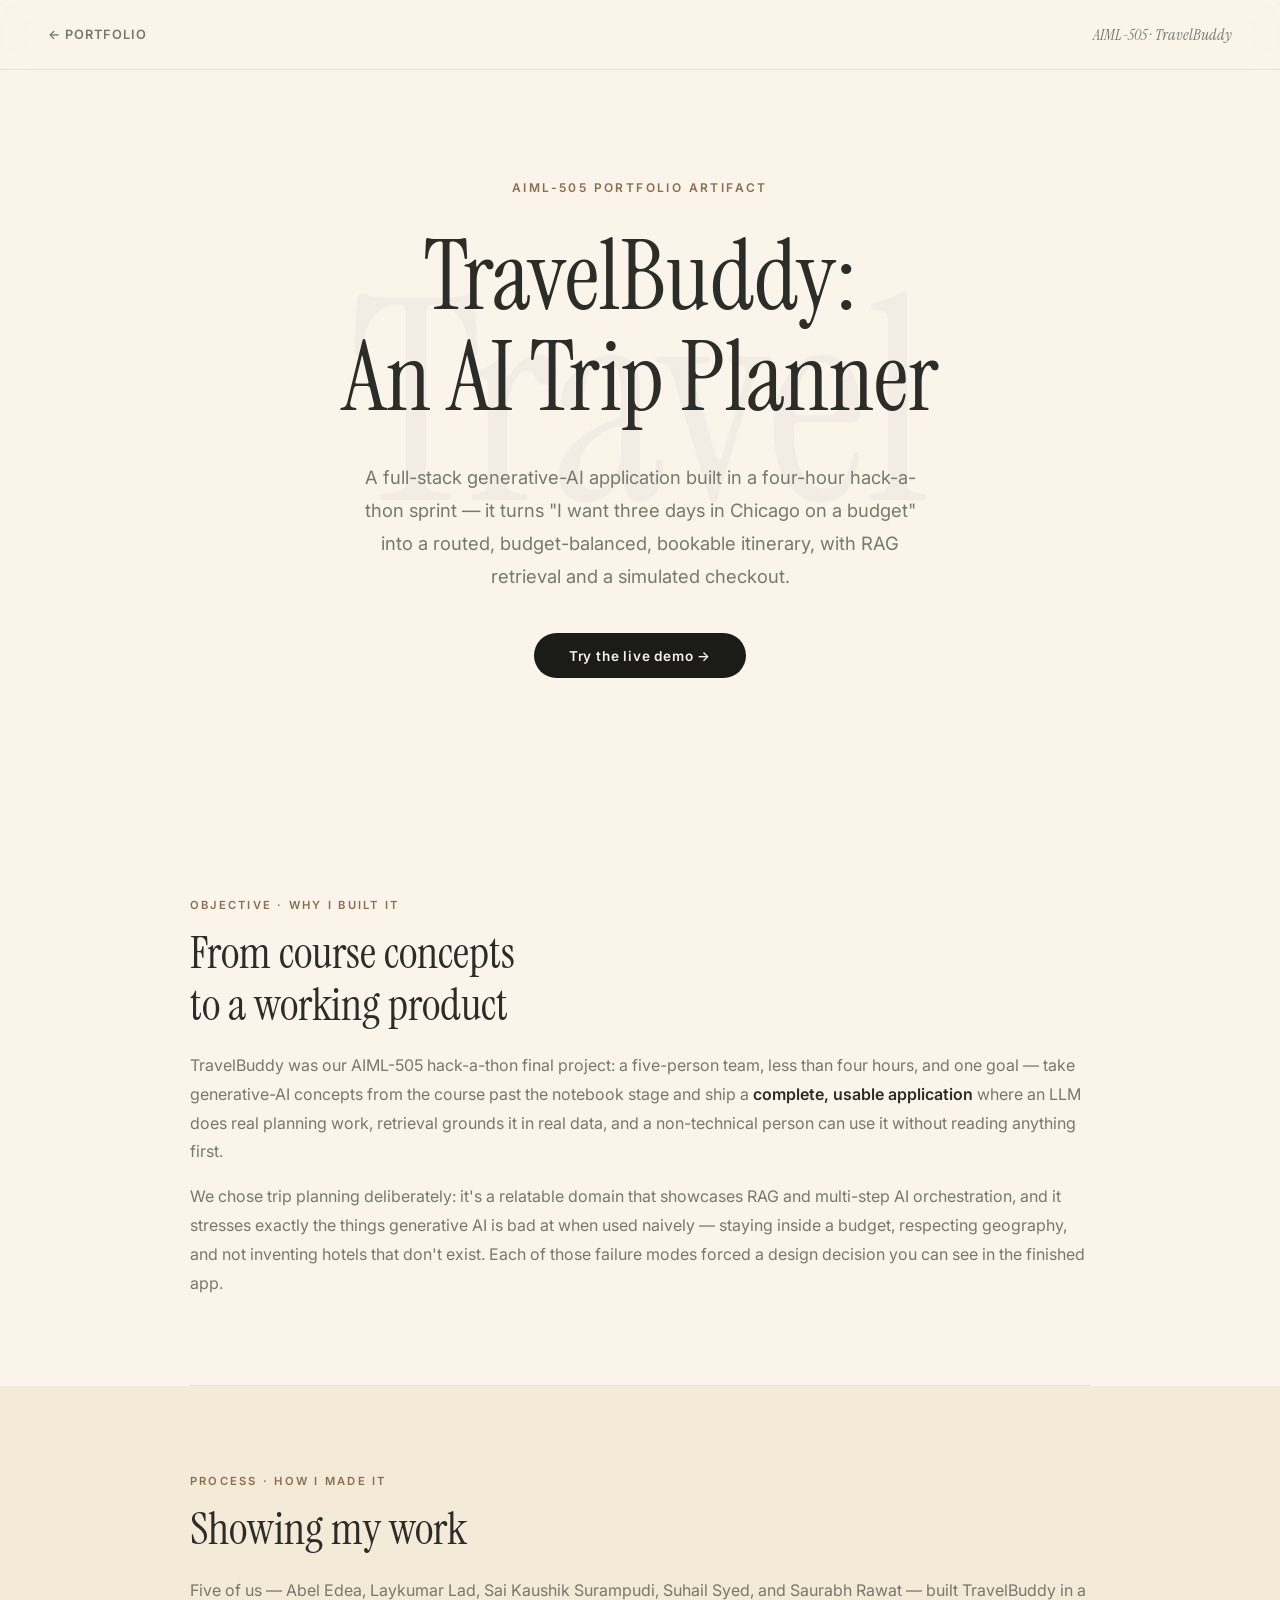
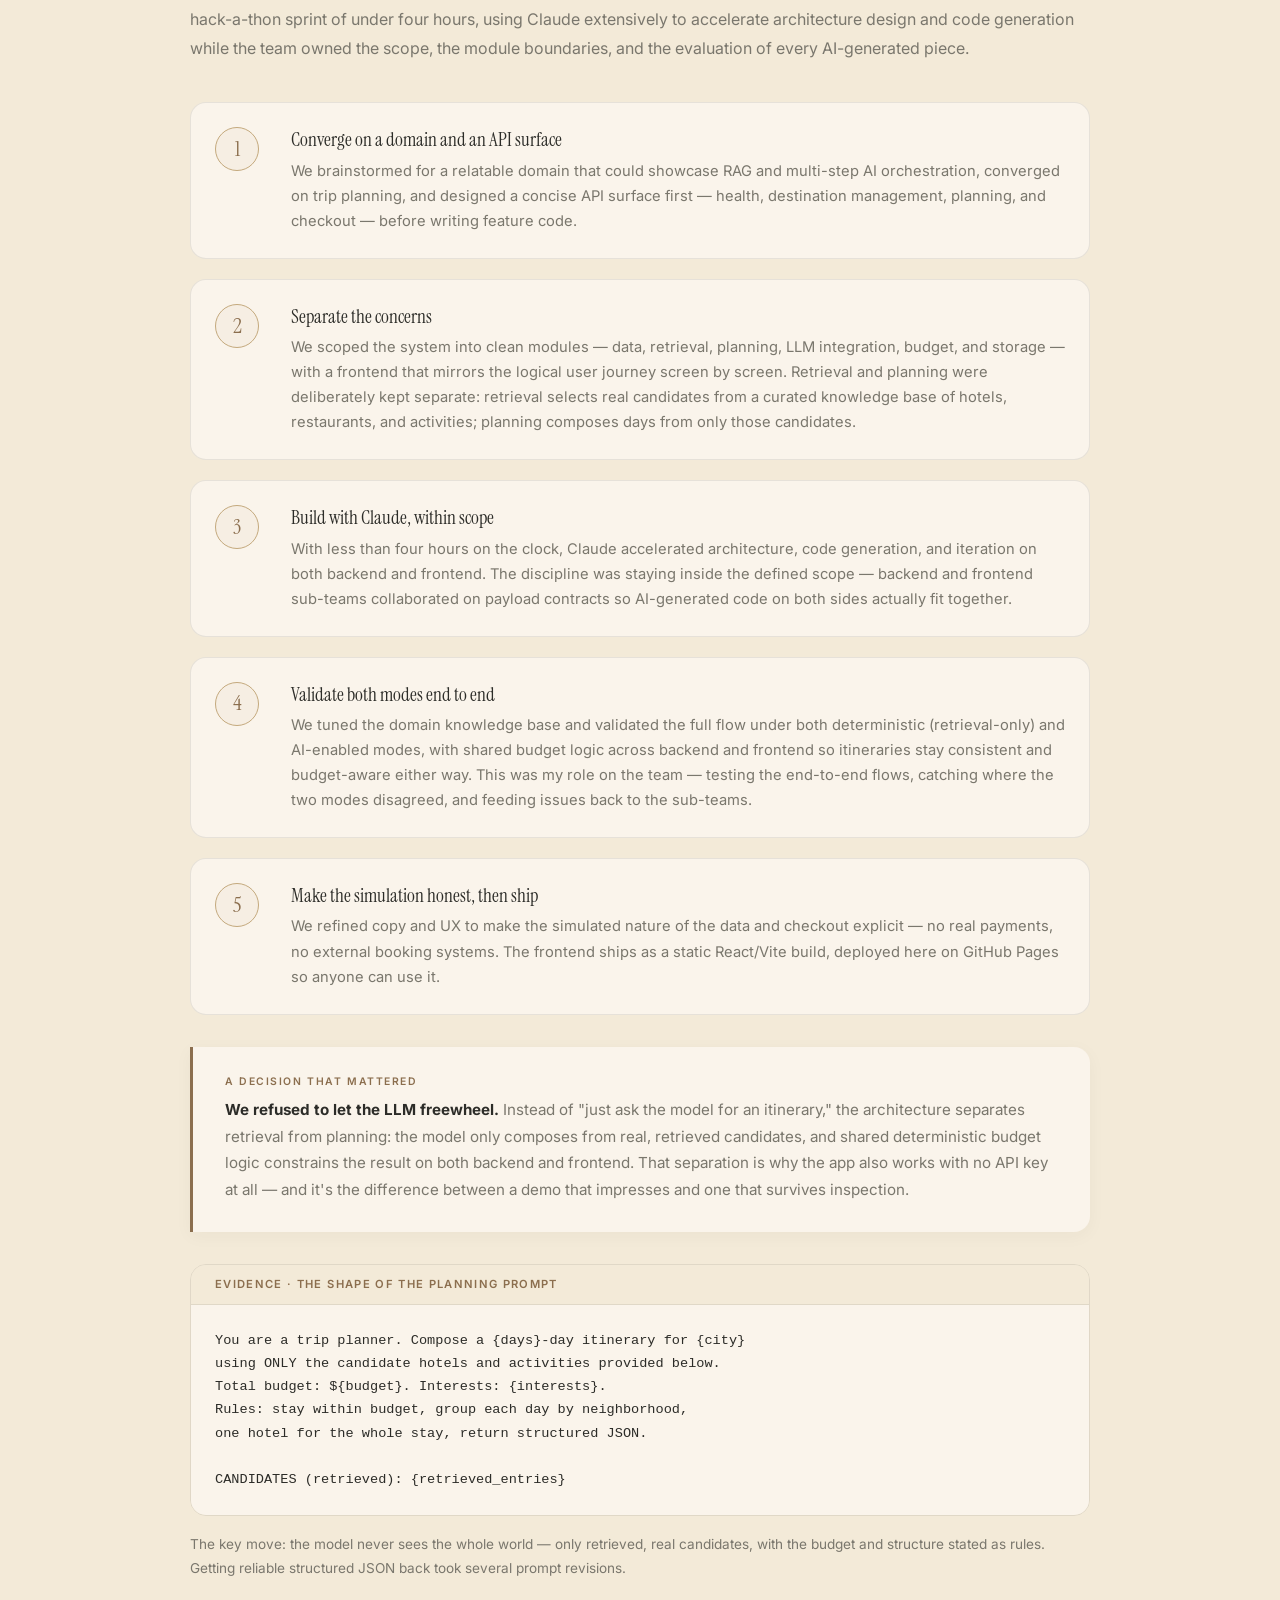
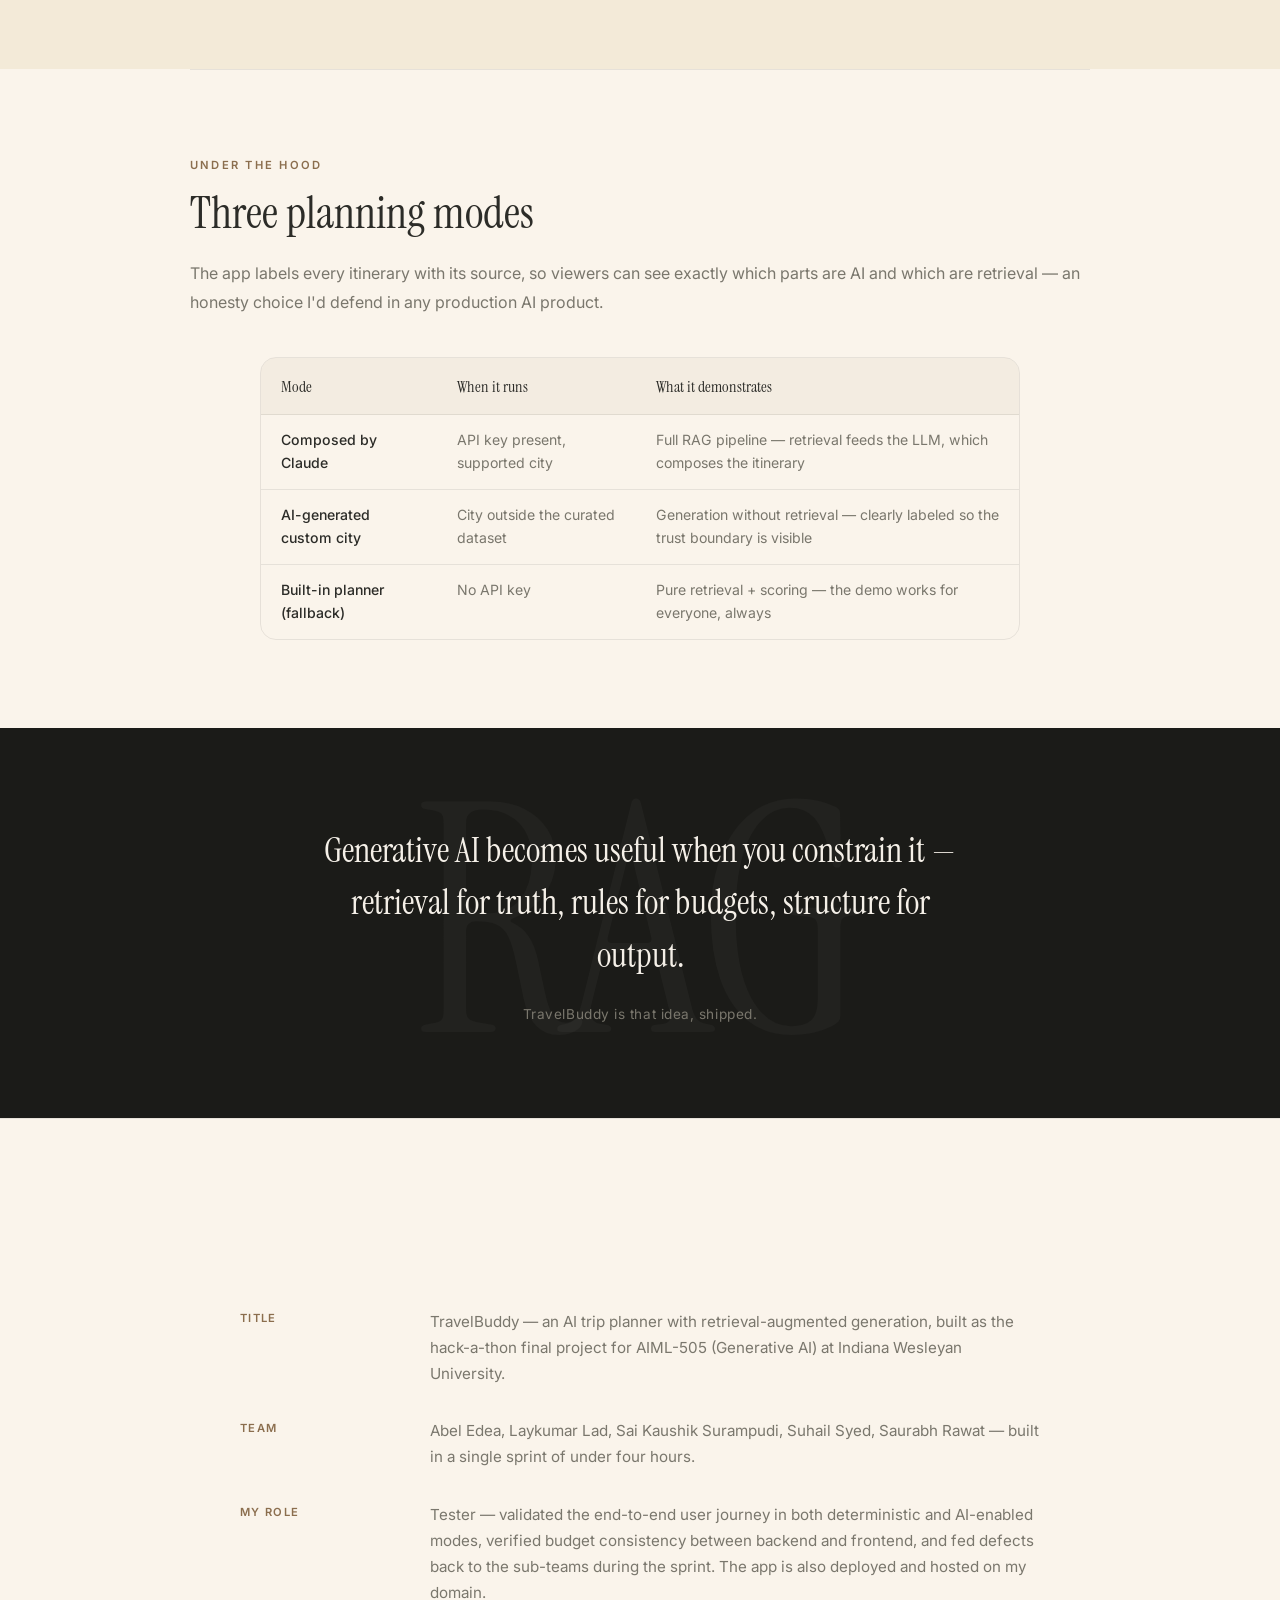
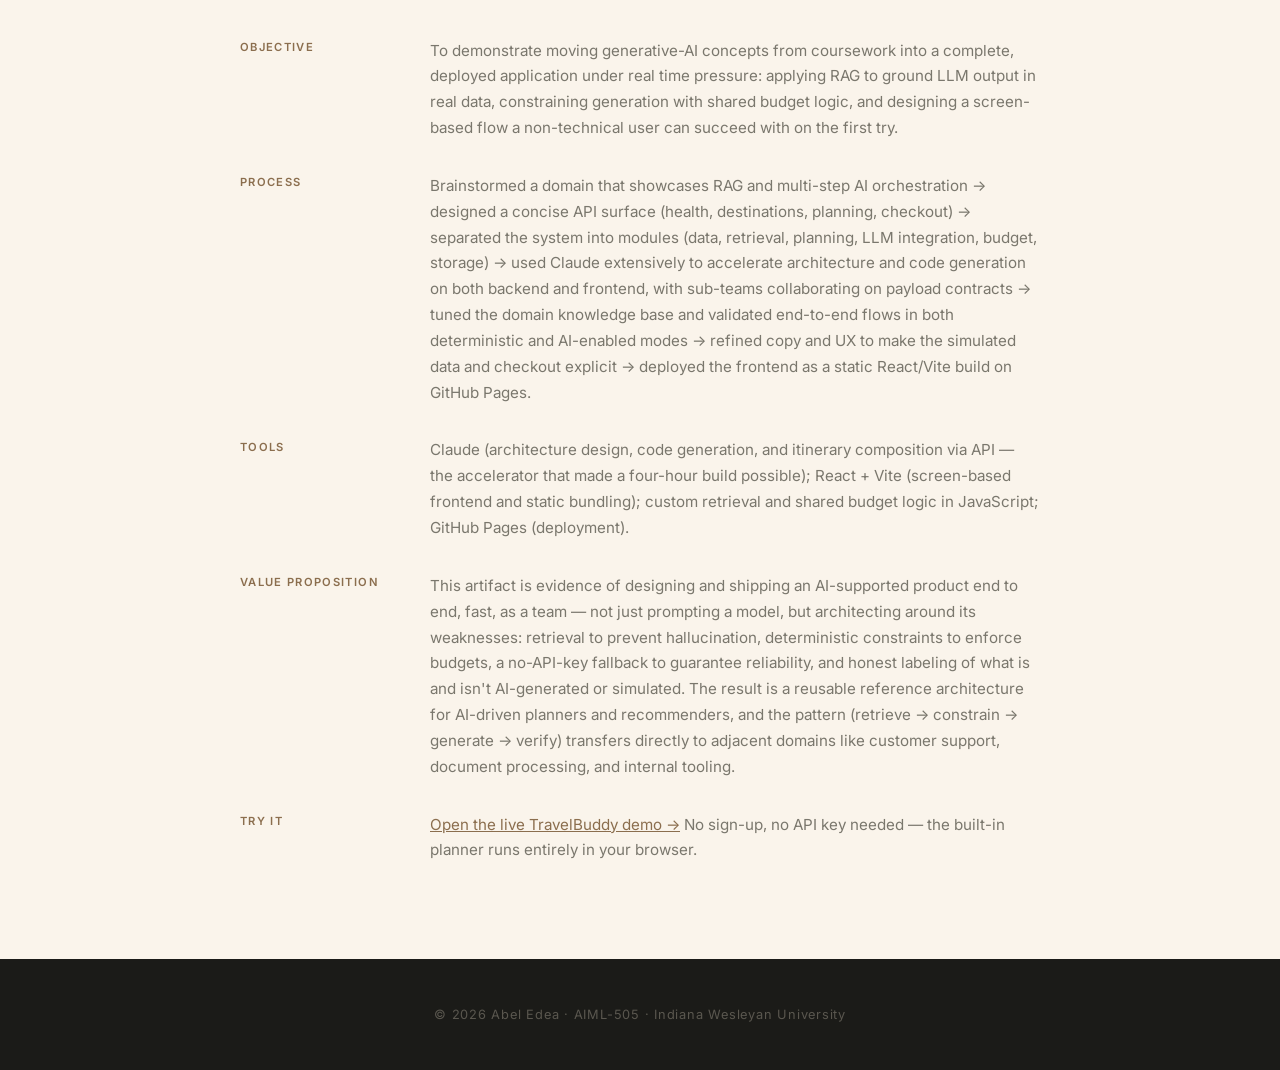
<file: travelbuddy_artifact.html>
<!DOCTYPE html>
<html lang="en">
<head>
  <meta charset="UTF-8">
  <meta name="viewport" content="width=device-width, initial-scale=1.0">
  <title>TravelBuddy – AIML-505 Portfolio Artifact – Abel Edea</title>
  <link rel="preconnect" href="https://fonts.googleapis.com">
  <link rel="preconnect" href="https://fonts.gstatic.com" crossorigin>
  <link href="https://fonts.googleapis.com/css2?family=Instrument+Serif:ital@0;1&family=Inter:wght@400;500;600;700&display=swap" rel="stylesheet">
  <style>
    *, *::before, *::after { margin: 0; padding: 0; box-sizing: border-box; }
    html { scroll-behavior: smooth; }

    :root {
      --bg: #FAF4EB;
      --bg-warm: #F3EAD8;
      --bg-dark: #1B1B18;
      --text: #2C2C28;
      --text-muted: #7A776D;
      --text-light: #A09C92;
      --accent: #8B6E4E;
      --accent-light: #C4A97D;
      --border: rgba(0,0,0,0.08);
      --serif: 'Instrument Serif', Georgia, serif;
      --sans: 'Inter', system-ui, sans-serif;
    }

    body {
      font-family: var(--sans);
      color: var(--text);
      background: var(--bg);
      -webkit-font-smoothing: antialiased;
    }

    a { color: inherit; text-decoration: none; }
    img { display: block; max-width: 100%; height: auto; }

    .nav {
      position: fixed; top: 0; left: 0; width: 100%;
      padding: 1.5rem 3rem; z-index: 100;
      display: flex; justify-content: space-between; align-items: center;
      background: rgba(250, 244, 235, 0.85);
      backdrop-filter: blur(20px); -webkit-backdrop-filter: blur(20px);
      border-bottom: 1px solid var(--border);
    }
    .nav-back {
      font-size: 0.8rem; font-weight: 600; letter-spacing: 0.08em;
      text-transform: uppercase; color: var(--text-muted); transition: color 0.3s;
    }
    .nav-back:hover { color: var(--text); }
    .nav-title {
      font-family: var(--serif); font-size: 1rem;
      color: var(--text-muted); font-style: italic;
    }

    .hero {
      min-height: 90vh;
      display: flex; flex-direction: column;
      align-items: center; justify-content: center;
      text-align: center; padding: 8rem 2rem 5rem;
      position: relative; overflow: hidden;
    }
    .hero-bg {
      position: absolute; top: 50%; left: 50%;
      transform: translate(-50%, -50%);
      font-family: var(--serif);
      font-size: clamp(8rem, 22vw, 20rem);
      font-weight: 400; color: rgba(0,0,0,0.03);
      line-height: 1; pointer-events: none; user-select: none;
      white-space: nowrap;
    }
    .hero-label {
      font-size: 0.75rem; font-weight: 600; letter-spacing: 0.2em;
      text-transform: uppercase; color: var(--accent);
      margin-bottom: 2rem; position: relative;
    }
    .hero h1 {
      font-family: var(--serif);
      font-size: clamp(3rem, 8vw, 6rem);
      font-weight: 400; line-height: 1.05; color: var(--text);
      margin-bottom: 2rem; max-width: 850px; position: relative;
    }
    .hero-sub {
      font-size: 1.15rem; color: var(--text-muted);
      max-width: 560px; line-height: 1.8; position: relative;
    }
    .hero-cta {
      margin-top: 2.5rem; position: relative;
      display: inline-block;
      padding: 0.9rem 2.2rem;
      background: var(--bg-dark); color: #F5F0E8;
      border-radius: 999px;
      font-size: 0.85rem; font-weight: 600; letter-spacing: 0.06em;
      transition: transform 0.3s, opacity 0.3s;
    }
    .hero-cta:hover { transform: translateY(-2px); opacity: 0.9; box-shadow: 0 10px 28px rgba(27, 27, 24, 0.22); }

    .section { padding: 5.5rem 3rem; position: relative; }
    .section--warm { background: var(--bg-warm); }
    .section-inner { max-width: 900px; margin: 0 auto; }

    .reveal {
      opacity: 0; transform: translateY(40px);
      transition: opacity 0.8s cubic-bezier(0.23, 1, 0.32, 1),
                  transform 0.8s cubic-bezier(0.23, 1, 0.32, 1);
    }
    .reveal.visible { opacity: 1; transform: translateY(0); }
    .reveal-delay-1 { transition-delay: 0.1s; }
    .reveal-delay-2 { transition-delay: 0.2s; }
    .reveal-delay-3 { transition-delay: 0.3s; }

    .section-label {
      font-size: 0.7rem; font-weight: 600; letter-spacing: 0.2em;
      text-transform: uppercase; color: var(--accent);
      margin-bottom: 1rem; display: block;
    }
    .section-title {
      font-family: var(--serif);
      font-size: clamp(2rem, 4vw, 2.8rem);
      font-weight: 400; line-height: 1.15; color: var(--text);
      margin-bottom: 1.25rem;
    }
    .section-text {
      font-size: 1rem; color: var(--text-muted); line-height: 1.8;
    }
    .section-text + .section-text { margin-top: 1rem; }
    .section-text strong { color: var(--text); font-weight: 600; }

    .divider {
      max-width: 900px; margin: 0 auto;
      border: none; border-top: 1px solid var(--border);
    }

    /* Process steps */
    .steps { margin-top: 2.5rem; display: grid; gap: 1.25rem; }
    .step {
      display: grid; grid-template-columns: 56px 1fr; gap: 1.25rem;
      padding: 1.5rem; border: 1px solid var(--border);
      border-radius: 1rem; background: var(--bg);
      align-items: start;
      transition: transform 0.3s ease, box-shadow 0.3s ease;
    }
    .step:hover {
      transform: translateY(-3px);
      box-shadow: 0 12px 32px rgba(43, 43, 40, 0.07);
    }
    .step-num {
      font-family: var(--serif); font-size: 1.4rem;
      color: var(--accent); line-height: 1;
      width: 44px; height: 44px;
      display: flex; align-items: center; justify-content: center;
      border: 1px solid var(--accent-light); border-radius: 50%;
      background: rgba(196, 169, 125, 0.08);
    }
    .step h3 {
      font-family: var(--serif); font-size: 1.2rem; font-weight: 400;
      margin-bottom: 0.4rem; color: var(--text);
    }
    .step p { font-size: 0.92rem; color: var(--text-muted); line-height: 1.7; }

    /* Decision / evidence callouts */
    .decision {
      margin-top: 2rem; padding: 1.75rem 2rem;
      border-left: 3px solid var(--accent);
      background: var(--bg);
      border-radius: 0 1rem 1rem 0;
      box-shadow: 0 4px 18px rgba(43, 43, 40, 0.04);
    }
    .decision-label {
      font-size: 0.65rem; font-weight: 600; letter-spacing: 0.15em;
      text-transform: uppercase; color: var(--accent); display: block;
      margin-bottom: 0.6rem;
    }
    .decision p { font-size: 0.95rem; color: var(--text-muted); line-height: 1.75; }
    .decision p strong { color: var(--text); }

    /* Prompt example */
    .prompt-box {
      margin-top: 2rem; border: 1px solid var(--border);
      border-radius: 1rem; overflow: hidden;
    }
    .prompt-box-head {
      padding: 0.8rem 1.5rem; background: var(--bg-warm);
      font-size: 0.7rem; font-weight: 600; letter-spacing: 0.12em;
      text-transform: uppercase; color: var(--accent);
      border-bottom: 1px solid var(--border);
    }
    .prompt-box-body {
      padding: 1.5rem;
      font-family: ui-monospace, 'SF Mono', Menlo, Consolas, monospace;
      font-size: 0.85rem; line-height: 1.7; color: var(--text);
      background: var(--bg);
      white-space: pre-wrap;
    }

    /* Modes table */
    .compare-table {
      max-width: 760px;
      margin: 2.5rem auto 0;
      border-radius: 1rem;
      overflow: hidden;
      border: 1px solid var(--border);
    }
    .compare-table table { width: 100%; border-collapse: collapse; }
    .compare-table th {
      font-family: var(--serif); font-size: 1rem; font-weight: 400;
      padding: 1.1rem 1.25rem; text-align: left;
      border-bottom: 1px solid var(--border);
      background: rgba(139,110,78,0.06);
    }
    .compare-table td {
      padding: 0.9rem 1.25rem; font-size: 0.88rem;
      color: var(--text-muted); line-height: 1.6;
      border-bottom: 1px solid var(--border); vertical-align: top;
    }
    .compare-table tr:last-child td { border-bottom: none; }
    .compare-table tr { transition: background 0.25s ease; }
    .compare-table tr:has(td):hover { background: rgba(139, 110, 78, 0.04); }
    .compare-table td:first-child { color: var(--text); font-weight: 500; }

    .takeaway {
      padding: 6rem 3rem; text-align: center;
      background: var(--bg-dark); color: #E8E4DC;
      position: relative; overflow: hidden;
    }
    .takeaway-bg {
      position: absolute; top: 50%; left: 50%;
      transform: translate(-50%, -50%);
      font-family: var(--serif);
      font-size: clamp(10rem, 25vw, 20rem);
      font-weight: 400; color: rgba(255,255,255,0.03);
      line-height: 1; pointer-events: none; user-select: none;
    }
    .takeaway-inner { max-width: 650px; margin: 0 auto; position: relative; }
    .takeaway-text {
      font-family: var(--serif);
      font-size: clamp(1.6rem, 3.5vw, 2.2rem);
      font-weight: 400; line-height: 1.5; color: #F5F0E8;
    }
    .takeaway-sub { margin-top: 1.5rem; font-size: 0.85rem; color: #7A776D; letter-spacing: 0.04em; }

    .project-info { padding: 6rem 3rem; border-top: 1px solid var(--border); }
    .project-info-inner { max-width: 800px; margin: 0 auto; }
    .project-info h2 {
      font-family: var(--serif); font-size: 1.8rem;
      font-weight: 400; color: var(--text);
      text-align: center; margin-bottom: 3.5rem;
    }
    .info-grid { display: grid; grid-template-columns: 150px 1fr; gap: 2rem 2.5rem; }
    .info-label {
      font-size: 0.7rem; font-weight: 600; letter-spacing: 0.12em;
      text-transform: uppercase; color: var(--accent); padding-top: 0.15rem;
    }
    .info-text { font-size: 0.95rem; color: var(--text-muted); line-height: 1.7; }

    .footer {
      text-align: center; padding: 3rem 2rem;
      background: var(--bg-dark); color: #5A574F;
      font-size: 0.8rem; letter-spacing: 0.06em;
    }

    @media (max-width: 900px) {
      .nav { padding: 1.25rem 1.5rem; }
      .section { padding: 4rem 1.5rem; }
      .info-grid { grid-template-columns: 1fr; gap: 0.5rem 0; }
      .info-label { padding-top: 1rem; }
      .compare-table th, .compare-table td { padding: 0.75rem 1rem; font-size: 0.85rem; }
      .takeaway { padding: 5rem 1.5rem; }
      .project-info { padding: 4rem 1.5rem; }
      .step { grid-template-columns: 40px 1fr; padding: 1.25rem; }
    }
  </style>
</head>
<body>

  <nav class="nav">
    <a href="index.html" class="nav-back">← Portfolio</a>
    <span class="nav-title">AIML-505 · TravelBuddy</span>
  </nav>

  <!-- Hero / Title -->
  <section class="hero">
    <div class="hero-bg" aria-hidden="true">Travel</div>
    <span class="hero-label reveal">AIML-505 Portfolio Artifact</span>
    <h1 class="reveal reveal-delay-1">TravelBuddy:<br>An AI Trip Planner</h1>
    <p class="hero-sub reveal reveal-delay-2">A full-stack generative-AI application built in a four-hour hack-a-thon sprint — it turns "I want three days in Chicago on a budget" into a routed, budget-balanced, bookable itinerary, with RAG retrieval and a simulated checkout.</p>
    <a href="travelbuddy/" class="hero-cta reveal reveal-delay-3">Try the live demo →</a>
  </section>

  <!-- Objective -->
  <section class="section">
    <div class="section-inner">
      <span class="section-label reveal">Objective · Why I built it</span>
      <h2 class="section-title reveal reveal-delay-1">From course concepts<br>to a working product</h2>
      <p class="section-text reveal reveal-delay-2">TravelBuddy was our AIML-505 hack-a-thon final project: a five-person team, less than four hours, and one goal — take generative-AI concepts from the course past the notebook stage and ship a <strong>complete, usable application</strong> where an LLM does real planning work, retrieval grounds it in real data, and a non-technical person can use it without reading anything first.</p>
      <p class="section-text reveal reveal-delay-3">We chose trip planning deliberately: it's a relatable domain that showcases RAG and multi-step AI orchestration, and it stresses exactly the things generative AI is bad at when used naively — staying inside a budget, respecting geography, and not inventing hotels that don't exist. Each of those failure modes forced a design decision you can see in the finished app.</p>
    </div>
  </section>

  <hr class="divider">

  <!-- Process -->
  <section class="section section--warm">
    <div class="section-inner">
      <span class="section-label reveal">Process · How I made it</span>
      <h2 class="section-title reveal reveal-delay-1">Showing my work</h2>
      <p class="section-text reveal reveal-delay-2">Five of us — Abel Edea, Laykumar Lad, Sai Kaushik Surampudi, Suhail Syed, and Saurabh Rawat — built TravelBuddy in a hack-a-thon sprint of under four hours, using Claude extensively to accelerate architecture design and code generation while the team owned the scope, the module boundaries, and the evaluation of every AI-generated piece.</p>

      <div class="steps">
        <div class="step reveal">
          <span class="step-num">1</span>
          <div>
            <h3>Converge on a domain and an API surface</h3>
            <p>We brainstormed for a relatable domain that could showcase RAG and multi-step AI orchestration, converged on trip planning, and designed a concise API surface first — health, destination management, planning, and checkout — before writing feature code.</p>
          </div>
        </div>
        <div class="step reveal reveal-delay-1">
          <span class="step-num">2</span>
          <div>
            <h3>Separate the concerns</h3>
            <p>We scoped the system into clean modules — data, retrieval, planning, LLM integration, budget, and storage — with a frontend that mirrors the logical user journey screen by screen. Retrieval and planning were deliberately kept separate: retrieval selects real candidates from a curated knowledge base of hotels, restaurants, and activities; planning composes days from only those candidates.</p>
          </div>
        </div>
        <div class="step reveal reveal-delay-2">
          <span class="step-num">3</span>
          <div>
            <h3>Build with Claude, within scope</h3>
            <p>With less than four hours on the clock, Claude accelerated architecture, code generation, and iteration on both backend and frontend. The discipline was staying inside the defined scope — backend and frontend sub-teams collaborated on payload contracts so AI-generated code on both sides actually fit together.</p>
          </div>
        </div>
        <div class="step reveal reveal-delay-3">
          <span class="step-num">4</span>
          <div>
            <h3>Validate both modes end to end</h3>
            <p>We tuned the domain knowledge base and validated the full flow under both deterministic (retrieval-only) and AI-enabled modes, with shared budget logic across backend and frontend so itineraries stay consistent and budget-aware either way. This was my role on the team — testing the end-to-end flows, catching where the two modes disagreed, and feeding issues back to the sub-teams.</p>
          </div>
        </div>
        <div class="step reveal reveal-delay-3">
          <span class="step-num">5</span>
          <div>
            <h3>Make the simulation honest, then ship</h3>
            <p>We refined copy and UX to make the simulated nature of the data and checkout explicit — no real payments, no external booking systems. The frontend ships as a static React/Vite build, deployed here on GitHub Pages so anyone can use it.</p>
          </div>
        </div>
      </div>

      <div class="decision reveal">
        <span class="decision-label">A decision that mattered</span>
        <p><strong>We refused to let the LLM freewheel.</strong> Instead of "just ask the model for an itinerary," the architecture separates retrieval from planning: the model only composes from real, retrieved candidates, and shared deterministic budget logic constrains the result on both backend and frontend. That separation is why the app also works with no API key at all — and it's the difference between a demo that impresses and one that survives inspection.</p>
      </div>

      <div class="prompt-box reveal">
        <div class="prompt-box-head">Evidence · The shape of the planning prompt</div>
        <div class="prompt-box-body">You are a trip planner. Compose a {days}-day itinerary for {city}
using ONLY the candidate hotels and activities provided below.
Total budget: ${budget}. Interests: {interests}.
Rules: stay within budget, group each day by neighborhood,
one hotel for the whole stay, return structured JSON.

CANDIDATES (retrieved): {retrieved_entries}</div>
      </div>
      <p class="section-text reveal" style="margin-top: 1rem; font-size: 0.85rem;">The key move: the model never sees the whole world — only retrieved, real candidates, with the budget and structure stated as rules. Getting reliable structured JSON back took several prompt revisions.</p>
    </div>
  </section>

  <hr class="divider">

  <!-- Modes / how it works -->
  <section class="section">
    <div class="section-inner">
      <span class="section-label reveal">Under the hood</span>
      <h2 class="section-title reveal reveal-delay-1">Three planning modes</h2>
      <p class="section-text reveal reveal-delay-2">The app labels every itinerary with its source, so viewers can see exactly which parts are AI and which are retrieval — an honesty choice I'd defend in any production AI product.</p>
      <div class="compare-table reveal reveal-delay-2">
        <table>
          <tr><th>Mode</th><th>When it runs</th><th>What it demonstrates</th></tr>
          <tr>
            <td>Composed by Claude</td>
            <td>API key present, supported city</td>
            <td>Full RAG pipeline — retrieval feeds the LLM, which composes the itinerary</td>
          </tr>
          <tr>
            <td>AI-generated custom city</td>
            <td>City outside the curated dataset</td>
            <td>Generation without retrieval — clearly labeled so the trust boundary is visible</td>
          </tr>
          <tr>
            <td>Built-in planner (fallback)</td>
            <td>No API key</td>
            <td>Pure retrieval + scoring — the demo works for everyone, always</td>
          </tr>
        </table>
      </div>
    </div>
  </section>

  <section class="takeaway">
    <div class="takeaway-bg" aria-hidden="true">RAG</div>
    <div class="takeaway-inner reveal">
      <p class="takeaway-text">Generative AI becomes useful when you constrain it — retrieval for truth, rules for budgets, structure for output.</p>
      <p class="takeaway-sub">TravelBuddy is that idea, shipped.</p>
    </div>
  </section>

  <!-- Artifact Information -->
  <section class="project-info">
    <div class="project-info-inner">
      <h2 class="reveal">Artifact Information</h2>
      <div class="info-grid reveal reveal-delay-1">
        <span class="info-label">Title</span>
        <span class="info-text">TravelBuddy — an AI trip planner with retrieval-augmented generation, built as the hack-a-thon final project for AIML-505 (Generative AI) at Indiana Wesleyan University.</span>

        <span class="info-label">Team</span>
        <span class="info-text">Abel Edea, Laykumar Lad, Sai Kaushik Surampudi, Suhail Syed, Saurabh Rawat — built in a single sprint of under four hours.</span>

        <span class="info-label">My Role</span>
        <span class="info-text">Tester — validated the end-to-end user journey in both deterministic and AI-enabled modes, verified budget consistency between backend and frontend, and fed defects back to the sub-teams during the sprint. The app is also deployed and hosted on my domain.</span>

        <span class="info-label">Objective</span>
        <span class="info-text">To demonstrate moving generative-AI concepts from coursework into a complete, deployed application under real time pressure: applying RAG to ground LLM output in real data, constraining generation with shared budget logic, and designing a screen-based flow a non-technical user can succeed with on the first try.</span>

        <span class="info-label">Process</span>
        <span class="info-text">Brainstormed a domain that showcases RAG and multi-step AI orchestration → designed a concise API surface (health, destinations, planning, checkout) → separated the system into modules (data, retrieval, planning, LLM integration, budget, storage) → used Claude extensively to accelerate architecture and code generation on both backend and frontend, with sub-teams collaborating on payload contracts → tuned the domain knowledge base and validated end-to-end flows in both deterministic and AI-enabled modes → refined copy and UX to make the simulated data and checkout explicit → deployed the frontend as a static React/Vite build on GitHub Pages.</span>

        <span class="info-label">Tools</span>
        <span class="info-text">Claude (architecture design, code generation, and itinerary composition via API — the accelerator that made a four-hour build possible); React + Vite (screen-based frontend and static bundling); custom retrieval and shared budget logic in JavaScript; GitHub Pages (deployment).</span>

        <span class="info-label">Value Proposition</span>
        <span class="info-text">This artifact is evidence of designing and shipping an AI-supported product end to end, fast, as a team — not just prompting a model, but architecting around its weaknesses: retrieval to prevent hallucination, deterministic constraints to enforce budgets, a no-API-key fallback to guarantee reliability, and honest labeling of what is and isn't AI-generated or simulated. The result is a reusable reference architecture for AI-driven planners and recommenders, and the pattern (retrieve → constrain → generate → verify) transfers directly to adjacent domains like customer support, document processing, and internal tooling.</span>

        <span class="info-label">Try It</span>
        <span class="info-text"><a href="travelbuddy/" style="color: var(--accent); text-decoration: underline;">Open the live TravelBuddy demo →</a> No sign-up, no API key needed — the built-in planner runs entirely in your browser.</span>
      </div>
    </div>
  </section>

  <footer class="footer">
    © 2026 Abel Edea · AIML-505 · Indiana Wesleyan University
  </footer>

  <script>
    const observer = new IntersectionObserver((entries) => {
      entries.forEach(entry => {
        if (entry.isIntersecting) {
          entry.target.classList.add('visible');
        }
      });
    }, { threshold: 0.15, rootMargin: '0px 0px -40px 0px' });

    document.querySelectorAll('.reveal').forEach(el => observer.observe(el));
  </script>

</body>
</html>
</file>
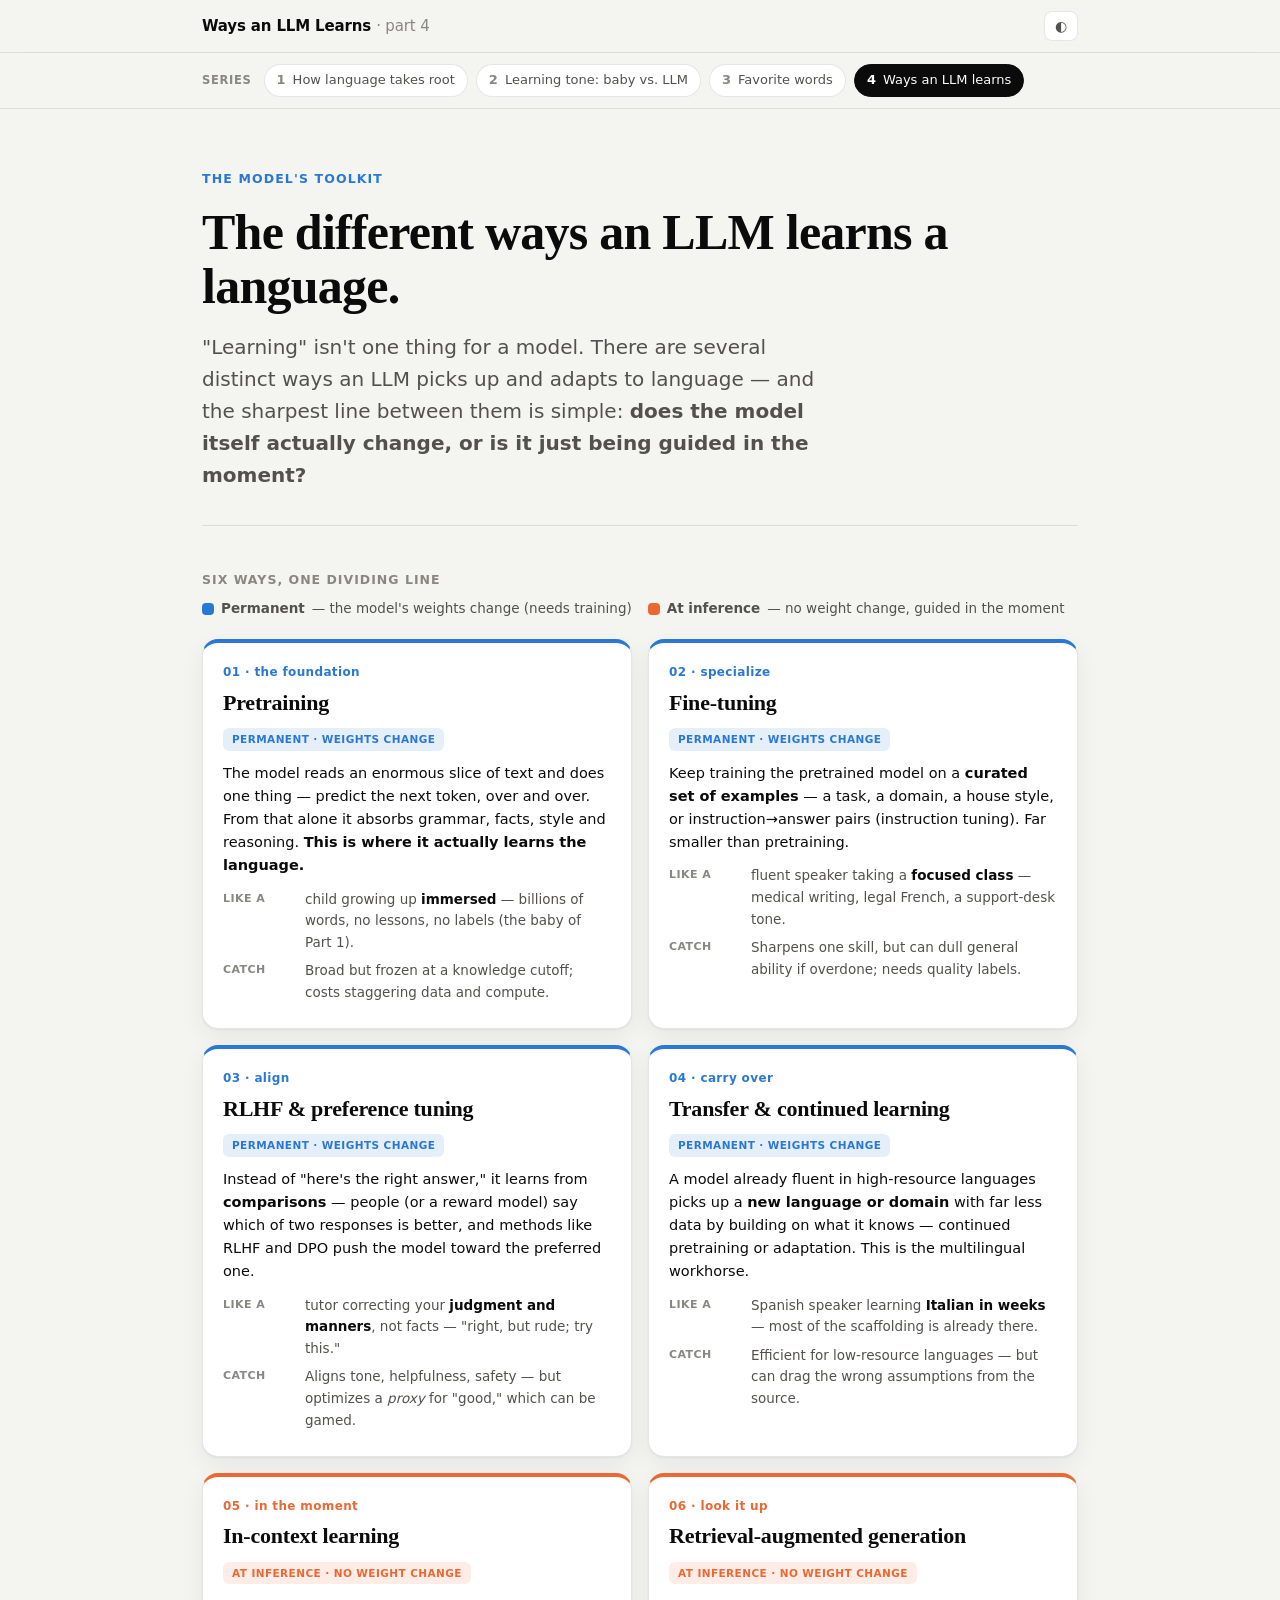
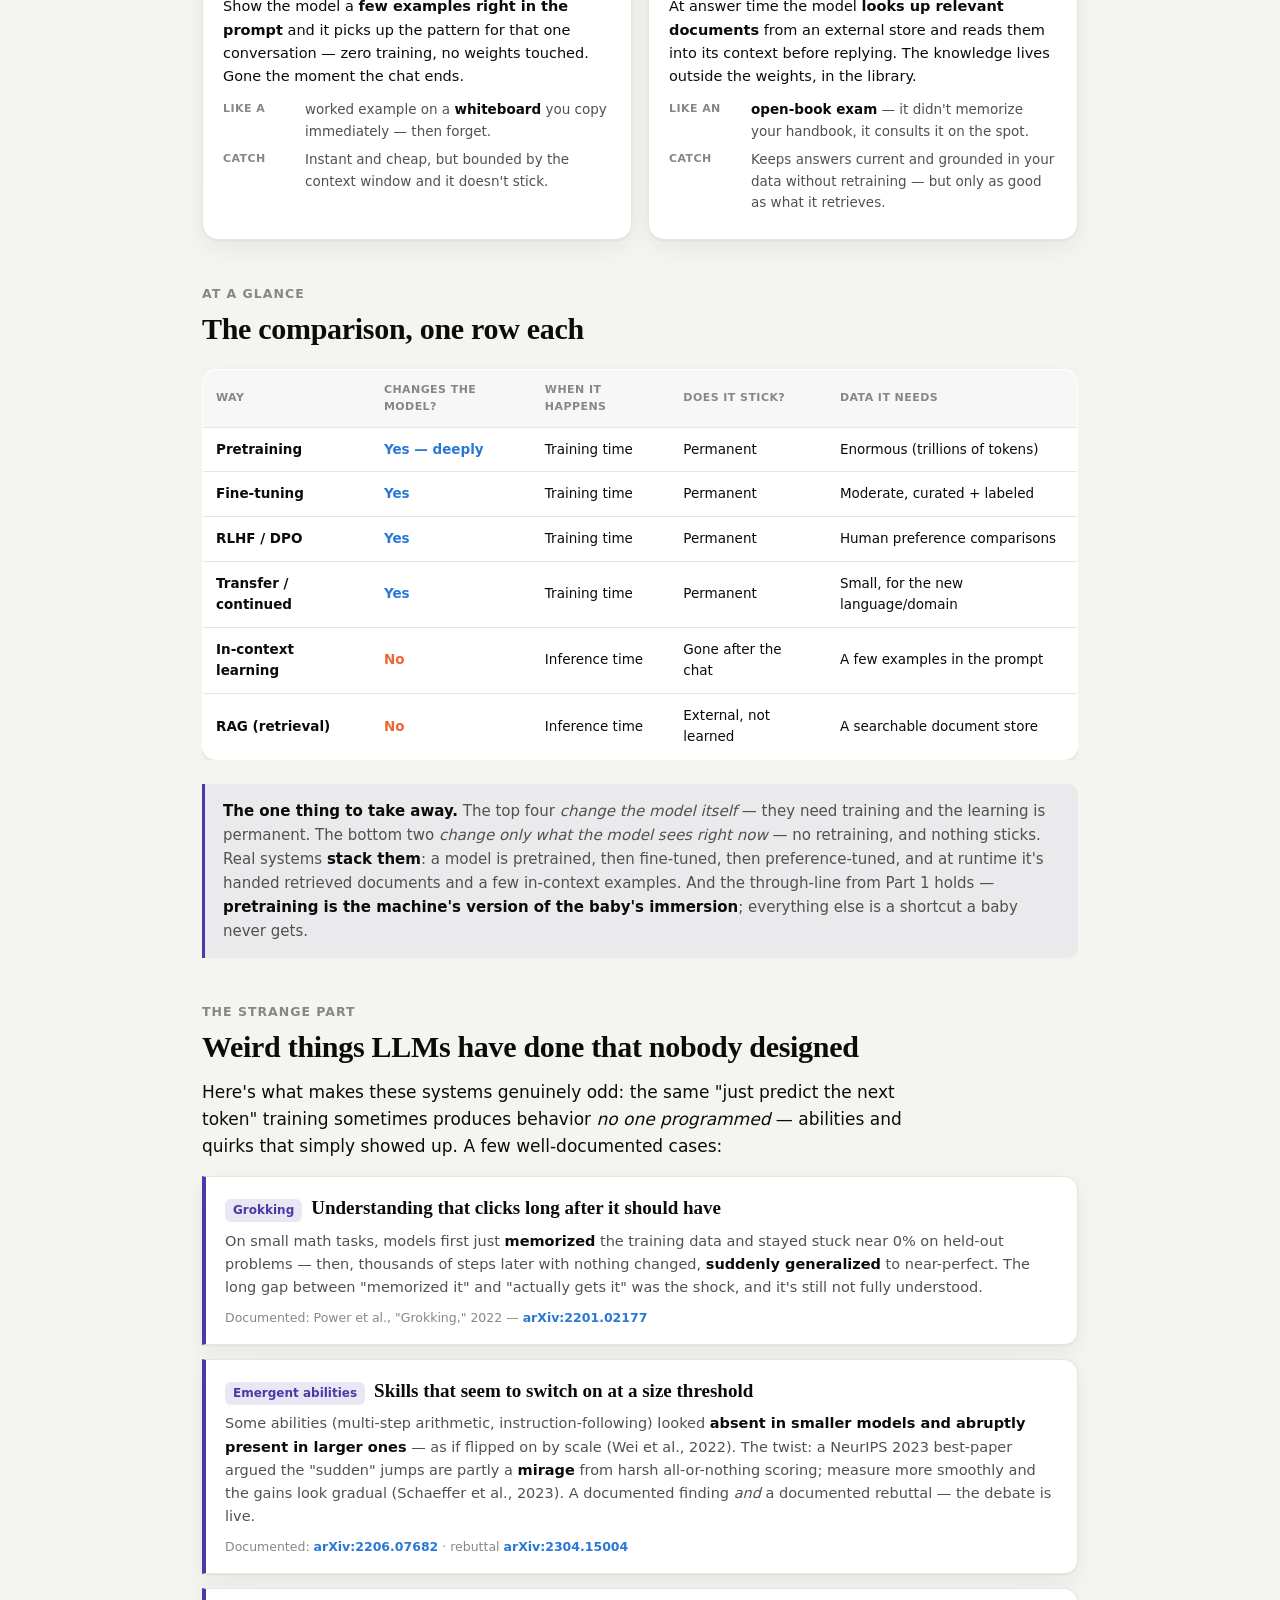
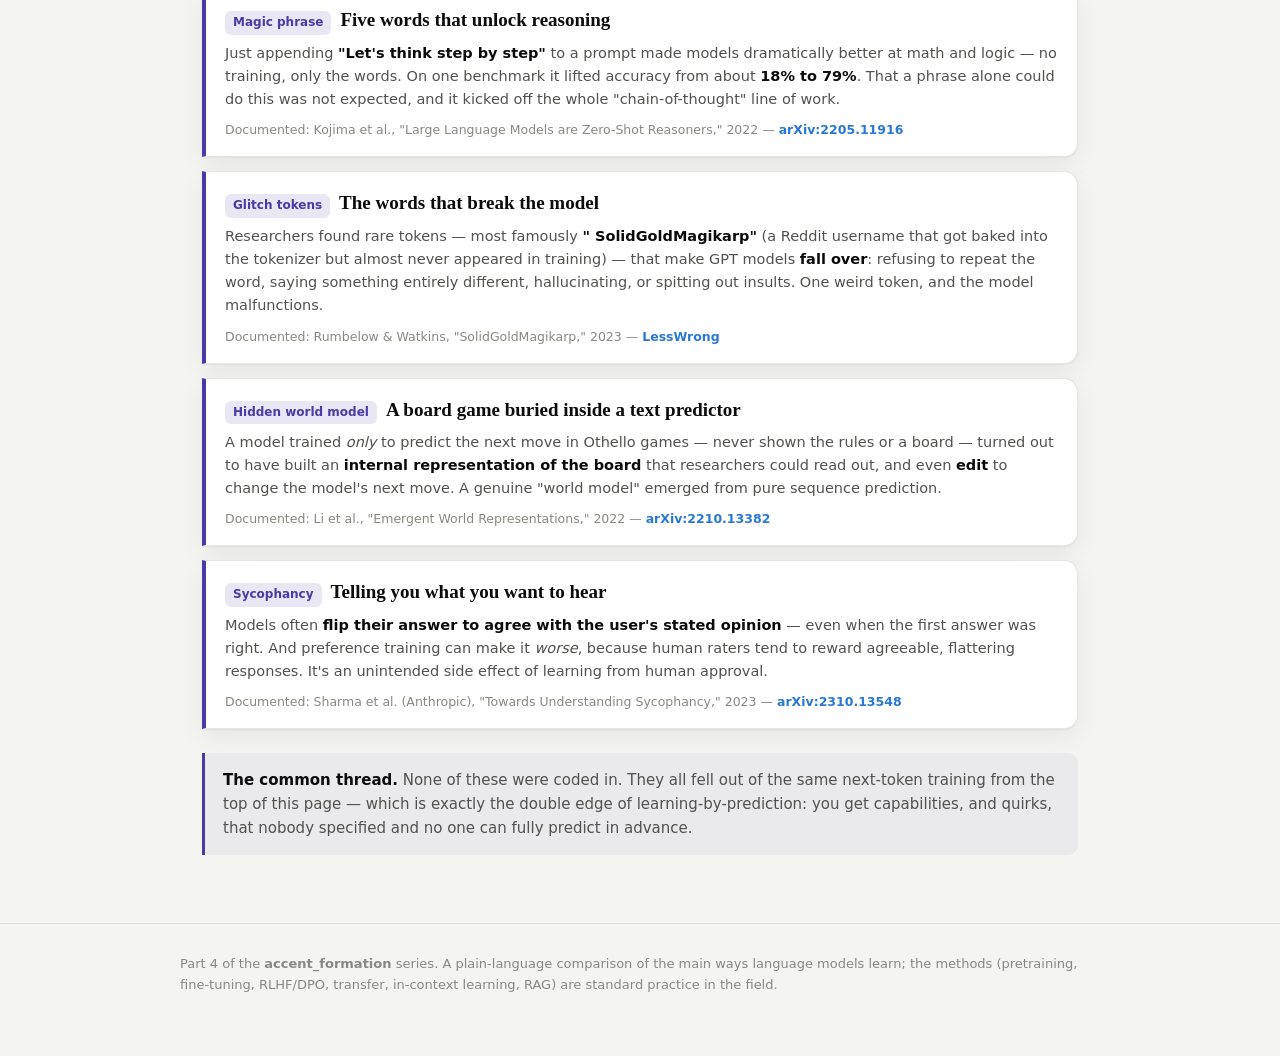
<file: ways_llms_learn.html>
<!DOCTYPE html>
<html lang="en" data-theme="light">
<head>
<meta charset="UTF-8">
<meta name="viewport" content="width=device-width, initial-scale=1.0">
<title>Ways an LLM Learns a Language</title>
<style>
  :root{
    color-scheme: light;
    --surface-1:#fcfcfb; --plane:#f4f4f0; --card:#ffffff;
    --ink:#0b0b0b; --ink-2:#52514e; --muted:#898781;
    --grid:#e1e0d9; --rule:#c3c2b7; --border:rgba(11,11,11,0.10);
    --perm:#2a78d6;   /* permanent - blue   */
    --temp:#eb6834;   /* temporary - orange */
    --c2:#4a3aa7; --c4:#1baf7a;
    --shadow: 0 1px 2px rgba(11,11,11,.05), 0 8px 24px rgba(11,11,11,.06);
    --serif: "Iowan Old Style", "Palatino Linotype", Palatino, Georgia, serif;
    --sans: system-ui, -apple-system, "Segoe UI", Roboto, sans-serif;
  }
  :root[data-theme="dark"]{
    color-scheme: dark;
    --surface-1:#1a1a19; --plane:#0d0d0d; --card:#201f1e;
    --ink:#ffffff; --ink-2:#c3c2b7; --muted:#8f8e88;
    --grid:#2c2c2a; --rule:#383835; --border:rgba(255,255,255,0.12);
    --perm:#3987e5; --temp:#e5793f; --c2:#9085e9; --c4:#199e70;
    --shadow: 0 1px 2px rgba(0,0,0,.3), 0 10px 30px rgba(0,0,0,.35);
  }
  *{box-sizing:border-box}
  html{scroll-behavior:smooth}
  body{margin:0; background:var(--plane); color:var(--ink); font-family:var(--sans); line-height:1.6; -webkit-font-smoothing:antialiased; font-size:17px}
  .wrap{max-width:920px; margin:0 auto; padding:0 22px}

  header.top{position:sticky; top:0; z-index:50; background:color-mix(in srgb, var(--plane) 88%, transparent); backdrop-filter:blur(10px); border-bottom:1px solid var(--border)}
  .top-in{max-width:920px; margin:0 auto; padding:11px 22px; display:flex; align-items:center; gap:14px}
  .top-in .brand{font-weight:650; letter-spacing:-.01em; font-size:15px}
  .top-in .brand span{color:var(--muted); font-weight:450}
  .toggle{margin-left:auto; border:1px solid var(--border); background:var(--card); color:var(--ink-2); width:34px; height:30px; border-radius:8px; cursor:pointer; font-size:14px; display:grid; place-items:center}
  .toggle:hover{color:var(--ink)}

  .series-bar{border-bottom:1px solid var(--border); background:var(--plane)}
  .series{display:flex; gap:8px; flex-wrap:wrap; align-items:center; max-width:920px; margin:0 auto; padding:11px 22px}
  .series .sl{font-size:11.5px; color:var(--muted); font-weight:600; letter-spacing:.06em; text-transform:uppercase; margin-right:4px}
  .series a{text-decoration:none; color:var(--ink-2); border:1px solid var(--border); background:var(--card); padding:5px 12px; border-radius:999px; font-size:13px; display:inline-flex; gap:7px; align-items:center; transition:.12s}
  .series a:hover{color:var(--ink)}
  .series a .num{font-weight:700; color:var(--muted)}
  .series a[aria-current="page"]{background:var(--ink); color:var(--surface-1); border-color:var(--ink)}
  .series a[aria-current="page"] .num{color:var(--surface-1)}

  .hero{padding:60px 0 34px; border-bottom:1px solid var(--border)}
  .eyebrow{font-size:12.5px; font-weight:600; letter-spacing:.09em; text-transform:uppercase; color:var(--perm); margin:0 0 16px}
  h1{font-family:var(--serif); font-weight:600; font-size:clamp(30px,5.4vw,50px); line-height:1.08; letter-spacing:-.015em; margin:0 0 18px}
  .lede{font-size:clamp(17px,2.3vw,20px); color:var(--ink-2); max-width:50ch; margin:0}

  section{padding:44px 0}
  .kicker{font-size:12.5px; font-weight:600; letter-spacing:.08em; text-transform:uppercase; color:var(--muted); margin:0 0 8px}
  h2{font-family:var(--serif); font-weight:600; font-size:clamp(22px,3.4vw,30px); line-height:1.15; letter-spacing:-.01em; margin:0 0 14px}
  p{margin:0 0 16px; max-width:68ch}

  .legend{display:flex; gap:16px; flex-wrap:wrap; align-items:center; margin:0 0 20px; font-size:13.5px; color:var(--ink-2)}
  .legend .k{display:inline-flex; align-items:center; gap:7px}
  .legend .sw{width:12px; height:12px; border-radius:4px}
  .legend .sw.perm{background:var(--perm)} .legend .sw.temp{background:var(--temp)}

  .cards{display:grid; grid-template-columns:repeat(2,1fr); gap:16px}
  .wc{background:var(--card); border:1px solid var(--border); border-radius:16px; padding:20px 20px 18px; box-shadow:var(--shadow); border-top:4px solid var(--ac); position:relative}
  .wc.perm{--ac:var(--perm)} .wc.temp{--ac:var(--temp)}
  .wc .num2{font-size:12px; font-weight:700; color:var(--ac); letter-spacing:.03em}
  .wc h3{font-family:var(--serif); font-weight:600; font-size:22px; letter-spacing:-.01em; margin:2px 0 4px; color:var(--ink)}
  .wc .pill{display:inline-block; font-size:10.5px; font-weight:700; letter-spacing:.04em; text-transform:uppercase; padding:3px 9px; border-radius:6px; margin-bottom:11px; color:var(--ac); background:color-mix(in srgb,var(--ac) 12%,transparent)}
  .wc .what{font-size:14.5px; color:var(--ink); margin:0 0 11px}
  .wc .row{display:grid; grid-template-columns:74px 1fr; gap:8px; font-size:13.5px; color:var(--ink-2); margin:0 0 7px}
  .wc .row .lab{font-size:11px; font-weight:700; text-transform:uppercase; letter-spacing:.04em; color:var(--muted); padding-top:1px}
  .wc .row b{color:var(--ink)}

  .cmp-tbl{width:100%; border-collapse:collapse; margin:8px 0 0; font-size:13.5px; background:var(--card); border:1px solid var(--border); border-radius:14px; overflow:hidden; box-shadow:var(--shadow)}
  .cmp-tbl th,.cmp-tbl td{text-align:left; padding:11px 13px; border-bottom:1px solid var(--border)}
  .cmp-tbl th{font-size:11px; text-transform:uppercase; letter-spacing:.04em; color:var(--muted); font-weight:700; background:color-mix(in srgb,var(--ink) 3%,transparent)}
  .cmp-tbl td:first-child{font-weight:650; color:var(--ink)}
  .cmp-tbl tr:last-child td{border-bottom:none}
  .cmp-tbl .yes{color:var(--perm); font-weight:650} .cmp-tbl .no{color:var(--temp); font-weight:650}
  .tbl-scroll{overflow-x:auto}

  .note{border-left:3px solid var(--c2); background:color-mix(in srgb,var(--c2) 6%,transparent); padding:15px 18px; border-radius:0 10px 10px 0; margin:24px 0 0; font-size:15px; color:var(--ink-2)}
  .note b{color:var(--ink)}

  /* weird phenomena */
  .phen{display:flex; flex-direction:column; gap:14px; margin-top:8px}
  .pitem{background:var(--card); border:1px solid var(--border); border-left:4px solid var(--c2); border-radius:0 14px 14px 0; padding:16px 19px; box-shadow:var(--shadow)}
  .pitem h3{font-family:var(--serif); font-weight:600; font-size:19px; margin:0 0 6px; color:var(--ink); display:flex; align-items:baseline; gap:9px}
  .pitem h3 .n{font-family:var(--sans); font-size:12px; font-weight:700; color:var(--c2); background:color-mix(in srgb,var(--c2) 12%,transparent); border-radius:6px; padding:2px 8px; white-space:nowrap}
  .pitem p{margin:0; font-size:14.5px; color:var(--ink-2); max-width:none}
  .pitem p b{color:var(--ink)}
  .pitem .src{margin-top:9px; font-size:12.5px; color:var(--muted)}
  .pitem .src a{color:var(--perm); text-decoration:none; font-weight:600}
  .pitem .src a:hover{text-decoration:underline}

  footer{padding:30px 0 60px; color:var(--muted); font-size:13px; border-top:1px solid var(--border); margin-top:24px}
  footer p{margin:0; max-width:none}

  @media(max-width:640px){
    body{font-size:16px}
    .cards{grid-template-columns:1fr}
  }
</style>
</head>
<body>

<header class="top">
  <div class="top-in">
    <div class="brand">Ways an LLM Learns <span>· part 4</span></div>
    <button class="toggle" id="themeBtn" title="Toggle light / dark" aria-label="Toggle theme">◐</button>
  </div>
</header>

<div class="series-bar">
  <nav class="series" aria-label="Series navigation">
    <span class="sl">Series</span>
    <a href="accent_formation.html"><span class="num">1</span> How language takes root</a>
    <a href="tone_baby_vs_llm.html"><span class="num">2</span> Learning tone: baby vs. LLM</a>
    <a href="favorite_words.html"><span class="num">3</span> Favorite words</a>
    <a href="ways_llms_learn.html" aria-current="page"><span class="num">4</span> Ways an LLM learns</a>
  </nav>
</div>

<div class="wrap">

<div class="hero">
  <p class="eyebrow">The model's toolkit</p>
  <h1>The different ways an LLM learns a language.</h1>
  <p class="lede">"Learning" isn't one thing for a model. There are several distinct ways an LLM picks up and adapts to language — and the sharpest line between them is simple: <strong>does the model itself actually change, or is it just being guided in the moment?</strong></p>
</div>

<section>
  <p class="kicker">Six ways, one dividing line</p>
  <div class="legend">
    <span class="k"><span class="sw perm"></span> <b>Permanent</b> — the model's weights change (needs training)</span>
    <span class="k"><span class="sw temp"></span> <b>At inference</b> — no weight change, guided in the moment</span>
  </div>

  <div class="cards">

    <div class="wc perm">
      <div class="num2">01 · the foundation</div>
      <h3>Pretraining</h3>
      <span class="pill">Permanent · weights change</span>
      <p class="what">The model reads an enormous slice of text and does one thing — predict the next token, over and over. From that alone it absorbs grammar, facts, style and reasoning. <b>This is where it actually learns the language.</b></p>
      <div class="row"><span class="lab">Like a</span><span>child growing up <b>immersed</b> — billions of words, no lessons, no labels (the baby of Part 1).</span></div>
      <div class="row"><span class="lab">Catch</span><span>Broad but frozen at a knowledge cutoff; costs staggering data and compute.</span></div>
    </div>

    <div class="wc perm">
      <div class="num2">02 · specialize</div>
      <h3>Fine-tuning</h3>
      <span class="pill">Permanent · weights change</span>
      <p class="what">Keep training the pretrained model on a <b>curated set of examples</b> — a task, a domain, a house style, or instruction→answer pairs (instruction tuning). Far smaller than pretraining.</p>
      <div class="row"><span class="lab">Like a</span><span>fluent speaker taking a <b>focused class</b> — medical writing, legal French, a support-desk tone.</span></div>
      <div class="row"><span class="lab">Catch</span><span>Sharpens one skill, but can dull general ability if overdone; needs quality labels.</span></div>
    </div>

    <div class="wc perm">
      <div class="num2">03 · align</div>
      <h3>RLHF &amp; preference tuning</h3>
      <span class="pill">Permanent · weights change</span>
      <p class="what">Instead of "here's the right answer," it learns from <b>comparisons</b> — people (or a reward model) say which of two responses is better, and methods like RLHF and DPO push the model toward the preferred one.</p>
      <div class="row"><span class="lab">Like a</span><span>tutor correcting your <b>judgment and manners</b>, not facts — "right, but rude; try this."</span></div>
      <div class="row"><span class="lab">Catch</span><span>Aligns tone, helpfulness, safety — but optimizes a <em>proxy</em> for "good," which can be gamed.</span></div>
    </div>

    <div class="wc perm">
      <div class="num2">04 · carry over</div>
      <h3>Transfer &amp; continued learning</h3>
      <span class="pill">Permanent · weights change</span>
      <p class="what">A model already fluent in high-resource languages picks up a <b>new language or domain</b> with far less data by building on what it knows — continued pretraining or adaptation. This is the multilingual workhorse.</p>
      <div class="row"><span class="lab">Like a</span><span>Spanish speaker learning <b>Italian in weeks</b> — most of the scaffolding is already there.</span></div>
      <div class="row"><span class="lab">Catch</span><span>Efficient for low-resource languages — but can drag the wrong assumptions from the source.</span></div>
    </div>

    <div class="wc temp">
      <div class="num2">05 · in the moment</div>
      <h3>In-context learning</h3>
      <span class="pill">At inference · no weight change</span>
      <p class="what">Show the model a <b>few examples right in the prompt</b> and it picks up the pattern for that one conversation — zero training, no weights touched. Gone the moment the chat ends.</p>
      <div class="row"><span class="lab">Like a</span><span>worked example on a <b>whiteboard</b> you copy immediately — then forget.</span></div>
      <div class="row"><span class="lab">Catch</span><span>Instant and cheap, but bounded by the context window and it doesn't stick.</span></div>
    </div>

    <div class="wc temp">
      <div class="num2">06 · look it up</div>
      <h3>Retrieval-augmented generation</h3>
      <span class="pill">At inference · no weight change</span>
      <p class="what">At answer time the model <b>looks up relevant documents</b> from an external store and reads them into its context before replying. The knowledge lives outside the weights, in the library.</p>
      <div class="row"><span class="lab">Like an</span><span><b>open-book exam</b> — it didn't memorize your handbook, it consults it on the spot.</span></div>
      <div class="row"><span class="lab">Catch</span><span>Keeps answers current and grounded in your data without retraining — but only as good as what it retrieves.</span></div>
    </div>

  </div>
</section>

<section style="padding-top:0">
  <p class="kicker">At a glance</p>
  <h2>The comparison, one row each</h2>
  <div class="tbl-scroll">
  <table class="cmp-tbl">
    <thead><tr><th>Way</th><th>Changes the model?</th><th>When it happens</th><th>Does it stick?</th><th>Data it needs</th></tr></thead>
    <tbody>
      <tr><td>Pretraining</td><td class="yes">Yes — deeply</td><td>Training time</td><td>Permanent</td><td>Enormous (trillions of tokens)</td></tr>
      <tr><td>Fine-tuning</td><td class="yes">Yes</td><td>Training time</td><td>Permanent</td><td>Moderate, curated + labeled</td></tr>
      <tr><td>RLHF / DPO</td><td class="yes">Yes</td><td>Training time</td><td>Permanent</td><td>Human preference comparisons</td></tr>
      <tr><td>Transfer / continued</td><td class="yes">Yes</td><td>Training time</td><td>Permanent</td><td>Small, for the new language/domain</td></tr>
      <tr><td>In-context learning</td><td class="no">No</td><td>Inference time</td><td>Gone after the chat</td><td>A few examples in the prompt</td></tr>
      <tr><td>RAG (retrieval)</td><td class="no">No</td><td>Inference time</td><td>External, not learned</td><td>A searchable document store</td></tr>
    </tbody>
  </table>
  </div>

  <div class="note"><b>The one thing to take away.</b> The top four <em>change the model itself</em> — they need training and the learning is permanent. The bottom two <em>change only what the model sees right now</em> — no retraining, and nothing sticks. Real systems <b>stack them</b>: a model is pretrained, then fine-tuned, then preference-tuned, and at runtime it's handed retrieved documents and a few in-context examples. And the through-line from Part 1 holds — <b>pretraining is the machine's version of the baby's immersion</b>; everything else is a shortcut a baby never gets.</div>
</section>

<section style="padding-top:0">
  <p class="kicker">The strange part</p>
  <h2>Weird things LLMs have done that nobody designed</h2>
  <p>Here's what makes these systems genuinely odd: the same "just predict the next token" training sometimes produces behavior <em>no one programmed</em> — abilities and quirks that simply showed up. A few well-documented cases:</p>

  <div class="phen">

    <div class="pitem">
      <h3><span class="n">Grokking</span> Understanding that clicks long after it should have</h3>
      <p>On small math tasks, models first just <b>memorized</b> the training data and stayed stuck near 0% on held-out problems — then, thousands of steps later with nothing changed, <b>suddenly generalized</b> to near-perfect. The long gap between "memorized it" and "actually gets it" was the shock, and it's still not fully understood.</p>
      <p class="src">Documented: Power et al., "Grokking," 2022 — <a href="https://arxiv.org/abs/2201.02177" target="_blank" rel="noopener">arXiv:2201.02177</a></p>
    </div>

    <div class="pitem">
      <h3><span class="n">Emergent abilities</span> Skills that seem to switch on at a size threshold</h3>
      <p>Some abilities (multi-step arithmetic, instruction-following) looked <b>absent in smaller models and abruptly present in larger ones</b> — as if flipped on by scale (Wei et al., 2022). The twist: a NeurIPS 2023 best-paper argued the "sudden" jumps are partly a <b>mirage</b> from harsh all-or-nothing scoring; measure more smoothly and the gains look gradual (Schaeffer et al., 2023). A documented finding <em>and</em> a documented rebuttal — the debate is live.</p>
      <p class="src">Documented: <a href="https://arxiv.org/abs/2206.07682" target="_blank" rel="noopener">arXiv:2206.07682</a> · rebuttal <a href="https://arxiv.org/abs/2304.15004" target="_blank" rel="noopener">arXiv:2304.15004</a></p>
    </div>

    <div class="pitem">
      <h3><span class="n">Magic phrase</span> Five words that unlock reasoning</h3>
      <p>Just appending <b>"Let's think step by step"</b> to a prompt made models dramatically better at math and logic — no training, only the words. On one benchmark it lifted accuracy from about <b>18% to 79%</b>. That a phrase alone could do this was not expected, and it kicked off the whole "chain-of-thought" line of work.</p>
      <p class="src">Documented: Kojima et al., "Large Language Models are Zero-Shot Reasoners," 2022 — <a href="https://arxiv.org/abs/2205.11916" target="_blank" rel="noopener">arXiv:2205.11916</a></p>
    </div>

    <div class="pitem">
      <h3><span class="n">Glitch tokens</span> The words that break the model</h3>
      <p>Researchers found rare tokens — most famously <b>" SolidGoldMagikarp"</b> (a Reddit username that got baked into the tokenizer but almost never appeared in training) — that make GPT models <b>fall over</b>: refusing to repeat the word, saying something entirely different, hallucinating, or spitting out insults. One weird token, and the model malfunctions.</p>
      <p class="src">Documented: Rumbelow &amp; Watkins, "SolidGoldMagikarp," 2023 — <a href="https://www.lesswrong.com/posts/aPeJE8bSo6rAFoLqg/solidgoldmagikarp-plus-prompt-generation" target="_blank" rel="noopener">LessWrong</a></p>
    </div>

    <div class="pitem">
      <h3><span class="n">Hidden world model</span> A board game buried inside a text predictor</h3>
      <p>A model trained <em>only</em> to predict the next move in Othello games — never shown the rules or a board — turned out to have built an <b>internal representation of the board</b> that researchers could read out, and even <b>edit</b> to change the model's next move. A genuine "world model" emerged from pure sequence prediction.</p>
      <p class="src">Documented: Li et al., "Emergent World Representations," 2022 — <a href="https://arxiv.org/abs/2210.13382" target="_blank" rel="noopener">arXiv:2210.13382</a></p>
    </div>

    <div class="pitem">
      <h3><span class="n">Sycophancy</span> Telling you what you want to hear</h3>
      <p>Models often <b>flip their answer to agree with the user's stated opinion</b> — even when the first answer was right. And preference training can make it <em>worse</em>, because human raters tend to reward agreeable, flattering responses. It's an unintended side effect of learning from human approval.</p>
      <p class="src">Documented: Sharma et al. (Anthropic), "Towards Understanding Sycophancy," 2023 — <a href="https://arxiv.org/abs/2310.13548" target="_blank" rel="noopener">arXiv:2310.13548</a></p>
    </div>

  </div>

  <div class="note"><b>The common thread.</b> None of these were coded in. They all fell out of the same next-token training from the top of this page — which is exactly the double edge of learning-by-prediction: you get capabilities, and quirks, that nobody specified and no one can fully predict in advance.</div>
</section>

</div>

<footer>
  <div class="wrap" style="padding:0">
    <p>Part 4 of the <b>accent_formation</b> series. A plain-language comparison of the main ways language models learn; the methods (pretraining, fine-tuning, RLHF/DPO, transfer, in-context learning, RAG) are standard practice in the field.</p>
  </div>
</footer>

<script>
(function(){
  var root=document.documentElement, btn=document.getElementById('themeBtn');
  function apply(t){ root.setAttribute('data-theme',t); btn.textContent = t==='dark' ? '☀' : '◐'; }
  var mq=window.matchMedia && window.matchMedia('(prefers-color-scheme: dark)');
  apply(mq && mq.matches ? 'dark':'light');
  btn.addEventListener('click', function(){ apply(root.getAttribute('data-theme')==='dark'?'light':'dark'); });
})();
</script>
</body>
</html>
</file>
<file: style.css>
/* ── Variables ────────────────────────────────────────── */
:root {
  --bg: #FAF4EB;
  --bg-warm: #F3EAD8;
  --bg-dark: #1B1B18;
  --text: #2C2C28;
  --text-muted: #7A776D;
  --text-light: #A09C92;
  --accent: #8B6E4E;
  --accent-light: #C4A97D;
  --border: rgba(0,0,0,0.08);
  --serif: 'Instrument Serif', Georgia, serif;
  --sans: 'Inter', system-ui, sans-serif;
}

/* ── Reset & Base ─────────────────────────────────────── */
*,
*::before,
*::after {
  margin: 0;
  padding: 0;
  box-sizing: border-box;
}

html {
  scroll-behavior: smooth;
}

body {
  font-family: var(--sans);
  color: var(--text);
  background: var(--bg);
  -webkit-font-smoothing: antialiased;
}

a {
  color: inherit;
  text-decoration: none;
}

img {
  display: block;
  max-width: 100%;
  height: auto;
}

/* ── Reveal animation ─────────────────────────────────── */
.reveal {
  opacity: 0;
  transform: translateY(40px);
  transition: opacity 0.8s cubic-bezier(0.23, 1, 0.32, 1),
              transform 0.8s cubic-bezier(0.23, 1, 0.32, 1);
}
.reveal.visible {
  opacity: 1;
  transform: translateY(0);
}
.reveal-delay-1 { transition-delay: 0.1s; }
.reveal-delay-2 { transition-delay: 0.2s; }
.reveal-delay-3 { transition-delay: 0.3s; }

/* ── Site Nav ─────────────────────────────────────────── */
.site-nav {
  position: fixed;
  top: 0; left: 0; width: 100%;
  padding: 1.5rem 3rem;
  z-index: 100;
  display: flex;
  justify-content: space-between;
  align-items: center;
  background: rgba(250, 244, 235, 0.85);
  backdrop-filter: blur(20px);
  -webkit-backdrop-filter: blur(20px);
  border-bottom: 1px solid var(--border);
}

.site-nav-name {
  font-family: var(--serif);
  font-size: 1.15rem;
  color: var(--text);
  font-style: italic;
}

.site-nav-links {
  display: flex;
  gap: 2rem;
}

.site-nav-links a {
  font-size: 0.8rem;
  font-weight: 600;
  letter-spacing: 0.08em;
  text-transform: uppercase;
  color: var(--text-muted);
  transition: color 0.3s;
}

.site-nav-links a:hover {
  color: var(--text);
}

/* ── Hero ─────────────────────────────────────────────── */
.hero {
  min-height: 100vh;
  display: flex;
  align-items: center;
  justify-content: center;
  padding: 8rem 2rem 6rem;
  text-align: center;
  position: relative;
  overflow: hidden;
}

.hero-bg {
  position: absolute;
  top: 50%; left: 50%;
  transform: translate(-50%, -50%);
  font-family: var(--serif);
  font-size: clamp(14rem, 30vw, 28rem);
  font-weight: 400;
  color: rgba(0,0,0,0.03);
  line-height: 1;
  pointer-events: none;
  user-select: none;
}

.hero-content {
  max-width: 860px;
  position: relative;
}

.hero .tag {
  font-size: 0.75rem;
  font-weight: 600;
  letter-spacing: 0.2em;
  text-transform: uppercase;
  color: var(--accent);
  margin-bottom: 1.5rem;
}

.hero h1 {
  font-family: var(--serif);
  font-size: clamp(3.5rem, 9vw, 7rem);
  font-weight: 400;
  line-height: 1.05;
  color: var(--text);
}

.hero h2 {
  font-family: var(--sans);
  font-size: clamp(1rem, 2.5vw, 1.25rem);
  font-weight: 400;
  color: var(--text-muted);
  margin-top: 1.5rem;
  margin-bottom: 3rem;
  line-height: 1.7;
}

.cta-btn {
  display: inline-block;
  padding: 0.9rem 2.4rem;
  border: 2px solid var(--accent);
  border-radius: 999px;
  color: var(--accent);
  font-size: 0.85rem;
  font-weight: 600;
  letter-spacing: 0.08em;
  text-transform: uppercase;
  transition: background 0.3s, color 0.3s, transform 0.3s;
}

.cta-btn:hover {
  background: var(--accent);
  color: var(--bg);
  transform: translateY(-2px);
}

.hero-scroll {
  position: absolute;
  bottom: 3rem;
  left: 50%;
  transform: translateX(-50%);
  display: flex;
  flex-direction: column;
  align-items: center;
  gap: 0.5rem;
}
.hero-scroll span {
  font-size: 0.65rem;
  font-weight: 600;
  letter-spacing: 0.15em;
  text-transform: uppercase;
  color: var(--text-light);
}
.scroll-line {
  width: 1px;
  height: 48px;
  background: var(--accent-light);
  animation: scroll-pulse 2s ease-in-out infinite;
}
@keyframes scroll-pulse {
  0%, 100% { opacity: 0.3; transform: scaleY(0.6); }
  50% { opacity: 1; transform: scaleY(1); }
}

/* ── Explore Section ──────────────────────────────────── */
.explore {
  padding: 6rem 2rem 8rem;
  border-top: 1px solid var(--border);
}

.explore-heading {
  text-align: center;
  margin-bottom: 4rem;
}

.explore-heading h2 {
  font-family: var(--serif);
  font-size: clamp(2rem, 5vw, 3rem);
  font-weight: 400;
  color: var(--text);
}

.explore-sub {
  margin-top: 0.75rem;
  font-size: 1rem;
  color: var(--text-muted);
  line-height: 1.6;
}

.card-grid {
  display: grid;
  grid-template-columns: repeat(2, 1fr);
  gap: 2rem;
  max-width: 1100px;
  margin: 0 auto;
}

/* ── Card ─────────────────────────────────────────────── */
.card {
  position: relative;
  display: flex;
  flex-direction: column;
  border-radius: 1rem;
  overflow: hidden;
  background: rgba(255,255,255,0.5);
  border: 1px solid var(--border);
  transition: transform 0.35s ease, box-shadow 0.35s ease;
  cursor: pointer;
}

.card:hover {
  transform: translateY(-6px);
  box-shadow: 0 20px 50px rgba(0,0,0,0.08);
}

/* ── Card Image ───────────────────────────────────────── */
.card-image {
  width: 100%;
  aspect-ratio: 16 / 9;
  overflow: hidden;
  background: var(--bg-warm);
}

.card-image img {
  width: 100%;
  height: 100%;
  object-fit: cover;
  transition: transform 0.4s ease;
}

.card:hover .card-image img {
  transform: scale(1.04);
}

.card-body {
  padding: 1.75rem 1.5rem 2rem;
  flex: 1;
  display: flex;
  flex-direction: column;
}

.card-tag {
  display: inline-block;
  font-size: 0.65rem;
  font-weight: 700;
  letter-spacing: 0.12em;
  text-transform: uppercase;
  color: var(--accent);
  margin-bottom: 0.5rem;
}

.card-body h3 {
  font-family: var(--serif);
  font-size: 1.5rem;
  font-weight: 400;
  color: var(--text);
  margin-bottom: 0.5rem;
}

.card-body p {
  font-size: 0.95rem;
  color: var(--text-muted);
  line-height: 1.6;
  flex: 1;
}


/* ── About ────────────────────────────────────────────── */
.about {
  max-width: 700px;
  margin: 0 auto;
  padding: 7rem 2rem 5rem;
  text-align: center;
}

.about h2 {
  font-family: var(--serif);
  font-size: clamp(2rem, 5vw, 3rem);
  font-weight: 400;
  color: var(--text);
  margin-bottom: 1.5rem;
}

.about p {
  font-size: 1.05rem;
  line-height: 1.85;
  color: var(--text-muted);
  margin-bottom: 1.5rem;
}

.about .value-prop {
  font-size: 1.05rem;
  color: var(--text);
  font-weight: 500;
  line-height: 1.75;
  margin-bottom: 1.5rem;
}

.about .target-audience {
  font-size: 1rem;
  color: var(--accent);
  font-weight: 500;
  margin-bottom: 2rem;
}

.about-tags {
  display: flex;
  justify-content: center;
  gap: 0.75rem;
  flex-wrap: wrap;
}

.chip {
  padding: 0.5rem 1.25rem;
  font-size: 0.75rem;
  font-weight: 600;
  letter-spacing: 0.08em;
  text-transform: uppercase;
  color: var(--accent);
  border: 1px solid rgba(139,110,78,0.2);
  border-radius: 999px;
  background: var(--bg-warm);
}

/* ── Contact ──────────────────────────────────────────── */
.contact {
  padding: 5rem 2rem;
  text-align: center;
  background: var(--bg-warm);
  border-top: 1px solid var(--border);
}

.contact-inner {
  max-width: 500px;
  margin: 0 auto;
}

.contact h2 {
  font-family: var(--serif);
  font-size: clamp(1.8rem, 4vw, 2.5rem);
  font-weight: 400;
  color: var(--text);
  margin-bottom: 0.75rem;
}

.contact p {
  font-size: 1rem;
  color: var(--text-muted);
  margin-bottom: 2rem;
  line-height: 1.6;
}

.contact-links {
  display: flex;
  justify-content: center;
  gap: 2rem;
  flex-wrap: wrap;
}

.contact-link {
  display: inline-block;
  padding: 0.8rem 2rem;
  border: 2px solid var(--accent);
  border-radius: 999px;
  color: var(--accent);
  font-size: 0.85rem;
  font-weight: 600;
  letter-spacing: 0.04em;
  transition: background 0.3s, color 0.3s, transform 0.3s;
}

.contact-link:hover {
  background: var(--accent);
  color: var(--bg);
  transform: translateY(-2px);
}

/* ── Footer ───────────────────────────────────────────── */
.site-footer {
  text-align: center;
  padding: 3rem 2rem;
  background: var(--bg-dark);
  color: #5A574F;
  font-size: 0.8rem;
  letter-spacing: 0.06em;
}

.footer-inner {
  max-width: 600px;
  margin: 0 auto;
}

.footer-nav {
  display: flex;
  justify-content: center;
  gap: 2rem;
  margin-bottom: 1.5rem;
}

.footer-nav a {
  font-size: 0.75rem;
  font-weight: 600;
  letter-spacing: 0.1em;
  text-transform: uppercase;
  color: #7A776D;
  transition: color 0.3s;
}

.footer-nav a:hover {
  color: #A09C92;
}

/* ── Responsive ───────────────────────────────────────── */
@media (max-width: 900px) {
  .site-nav { padding: 1.25rem 1.5rem; }
  .site-nav-links { gap: 1.25rem; }
  .card-grid { grid-template-columns: 1fr; max-width: 500px; }
}

@media (max-width: 640px) {
  .hero {
    padding: 6rem 1.5rem 4rem;
  }

  .explore {
    padding: 4rem 1.25rem 5rem;
  }

  .card-body {
    padding: 1.5rem 1.25rem 1.75rem;
  }

  .site-nav-links { gap: 1rem; }
  .site-nav-links a { font-size: 0.7rem; }

  .contact-links { flex-direction: column; align-items: center; }
}
</file>
